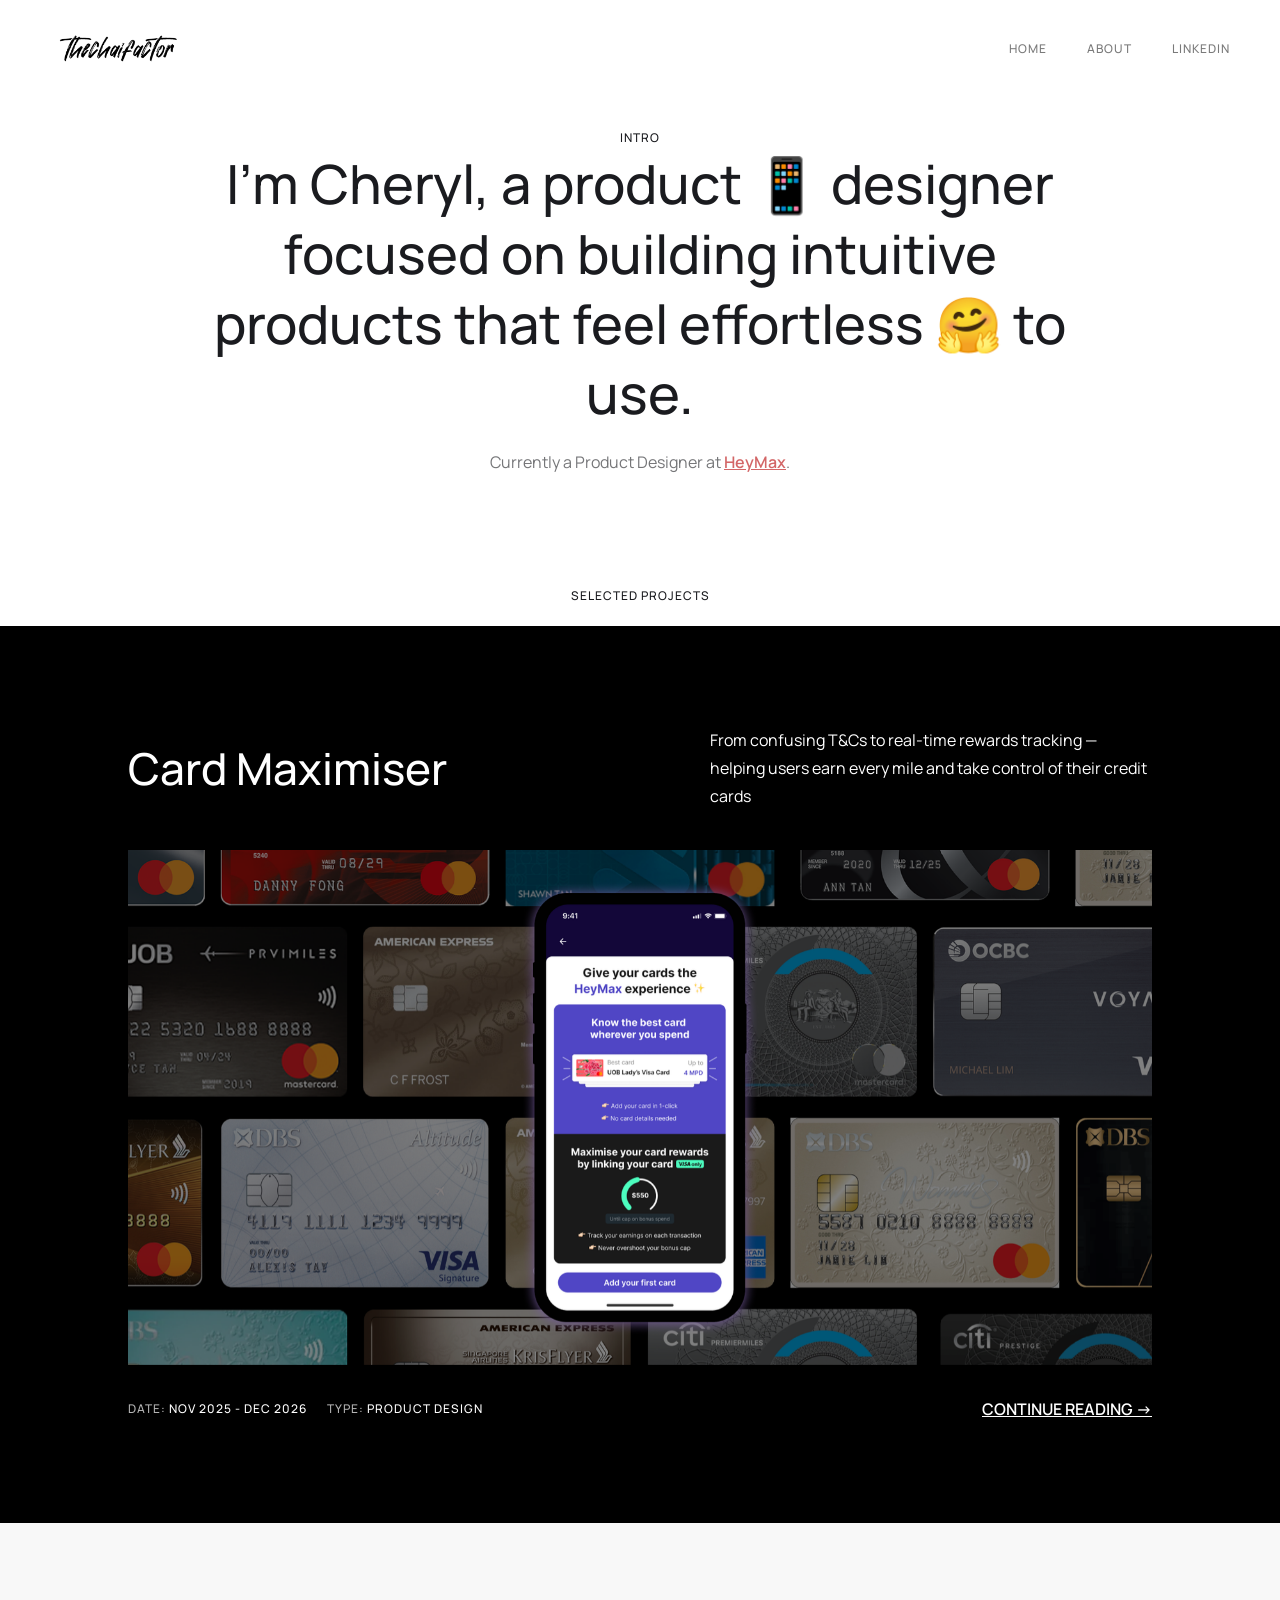
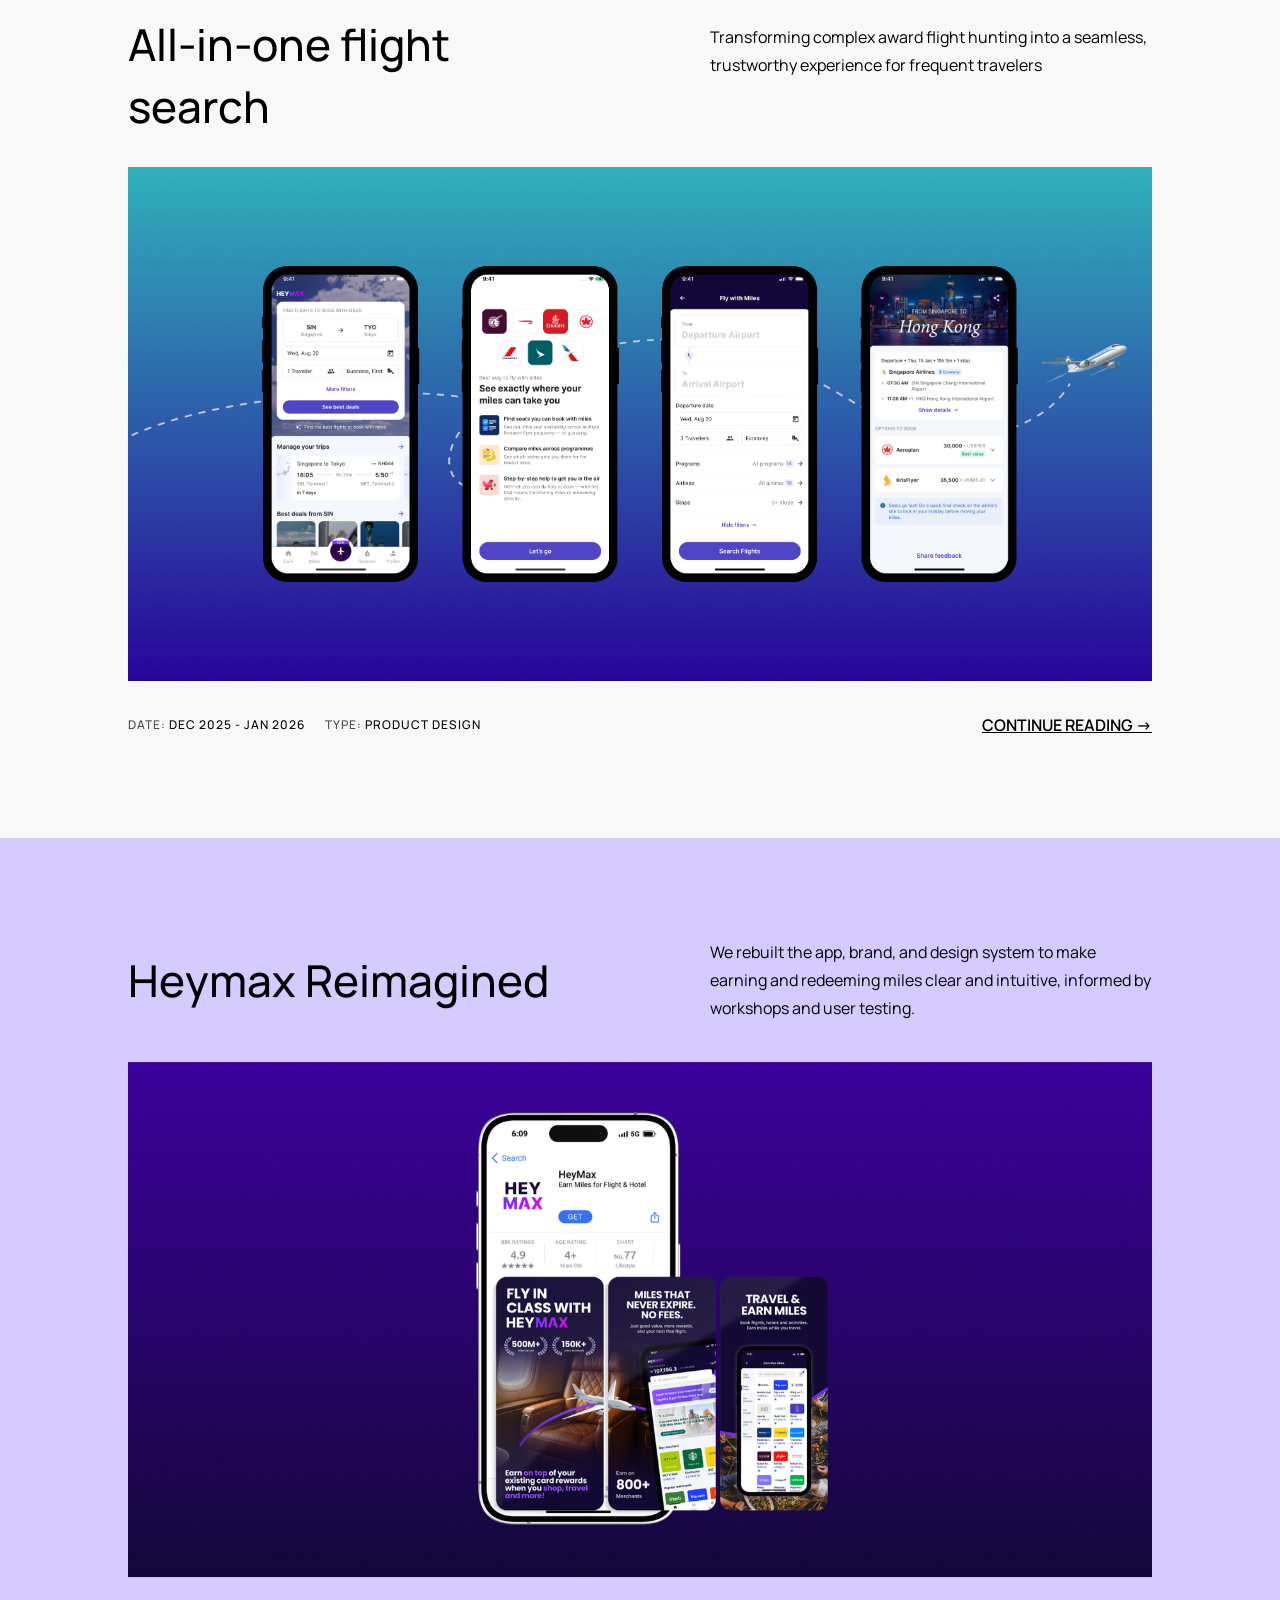
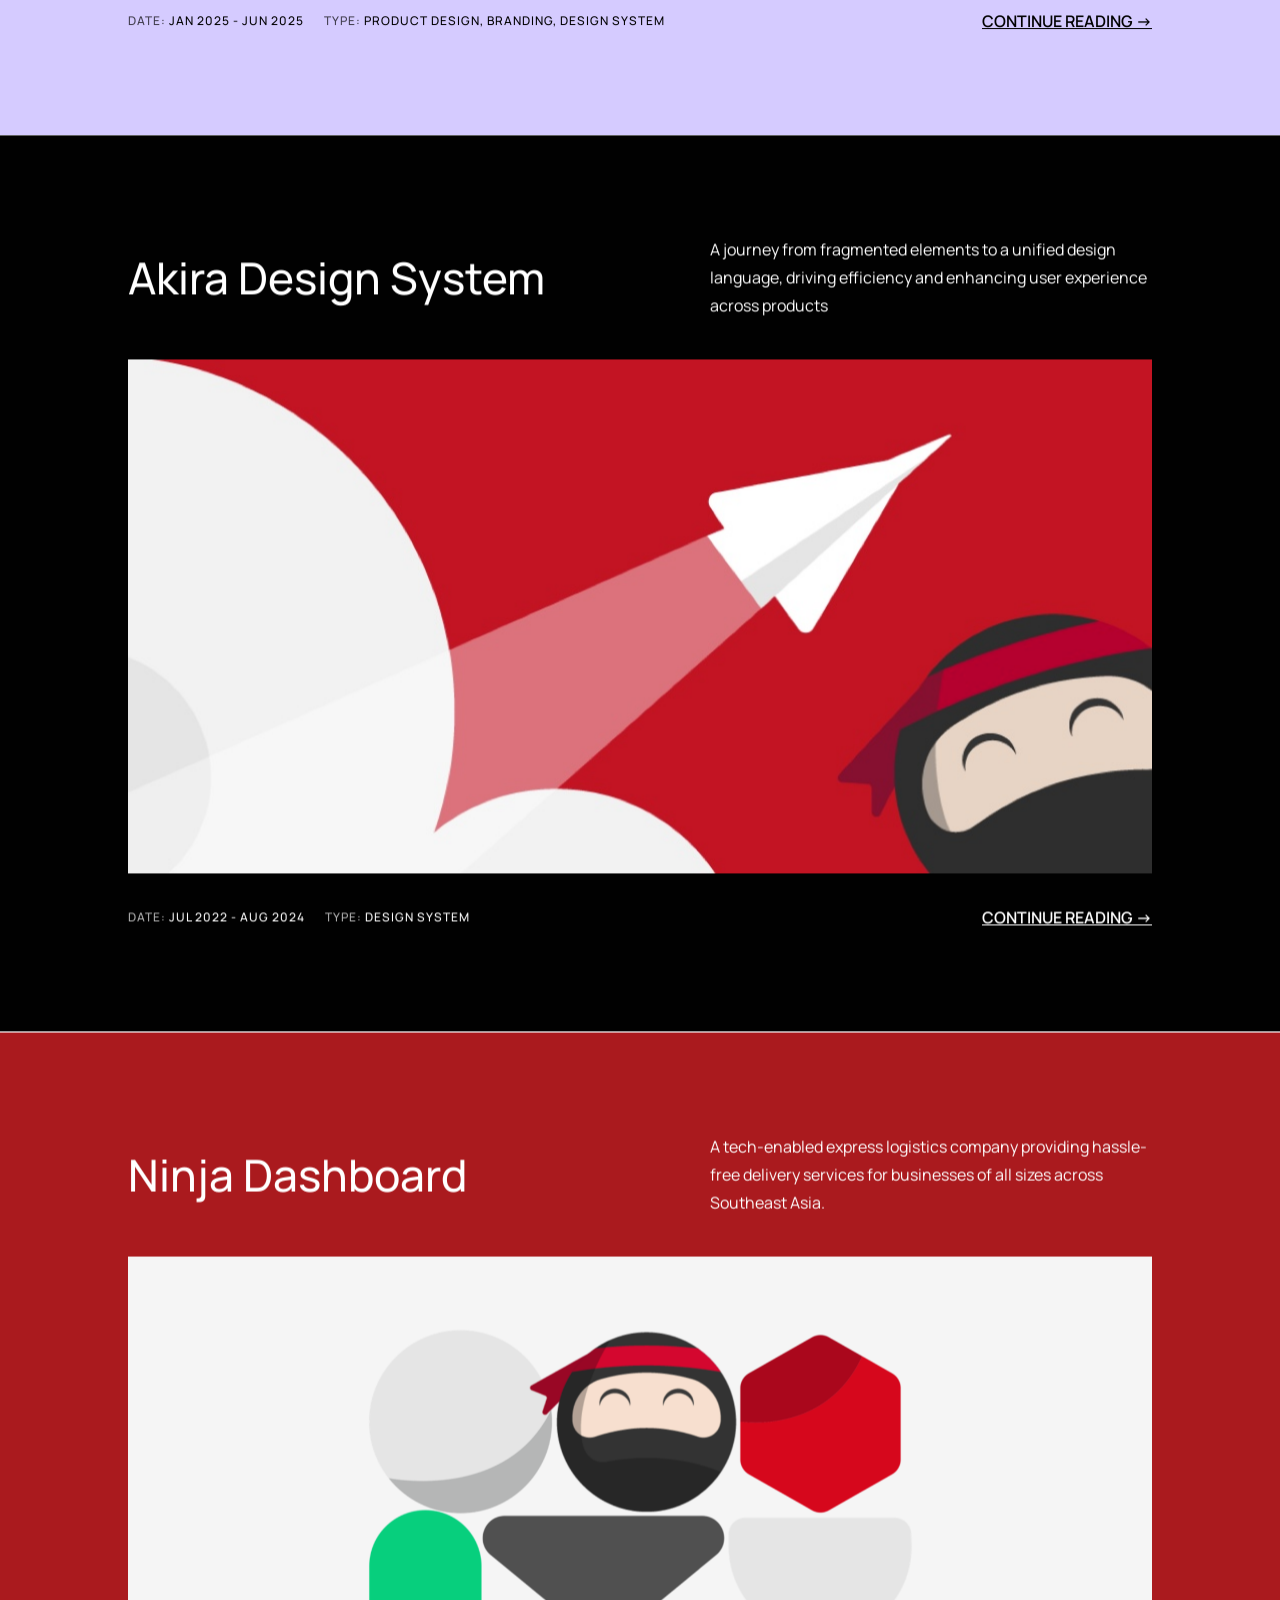
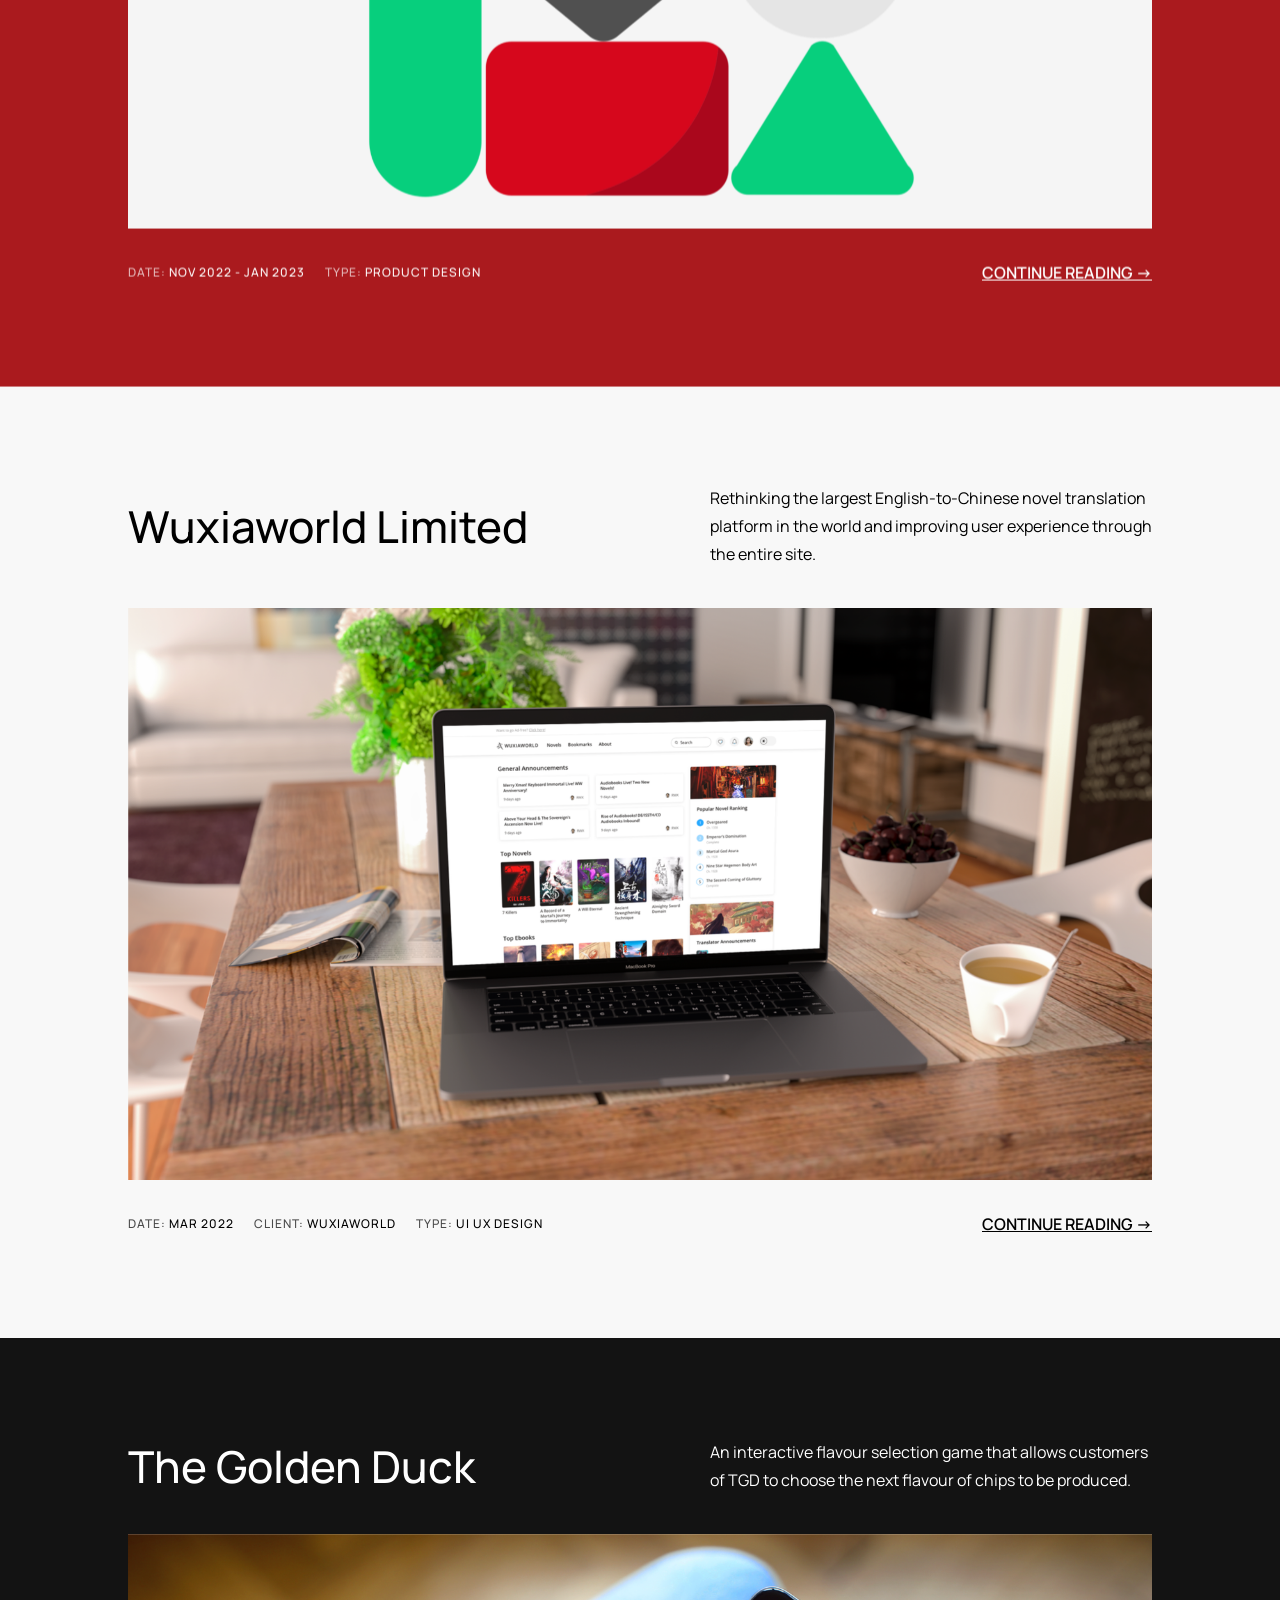
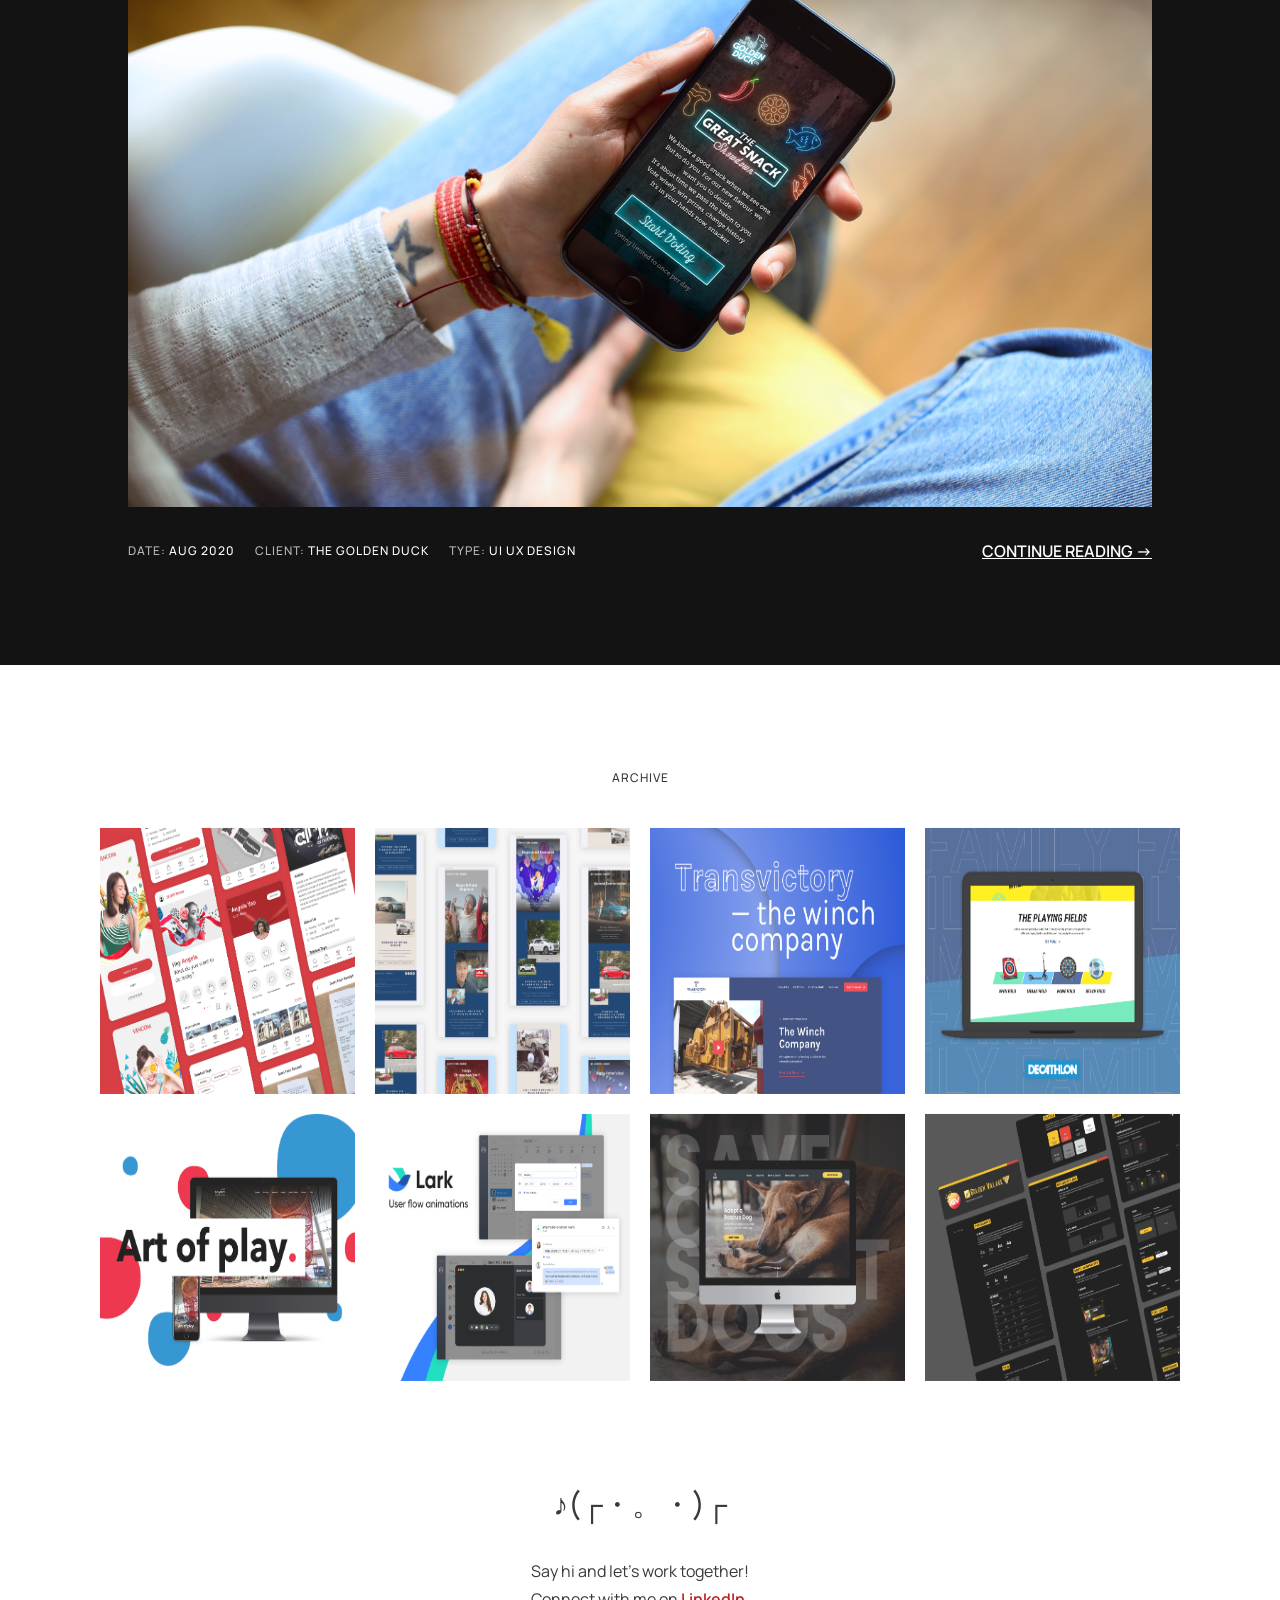
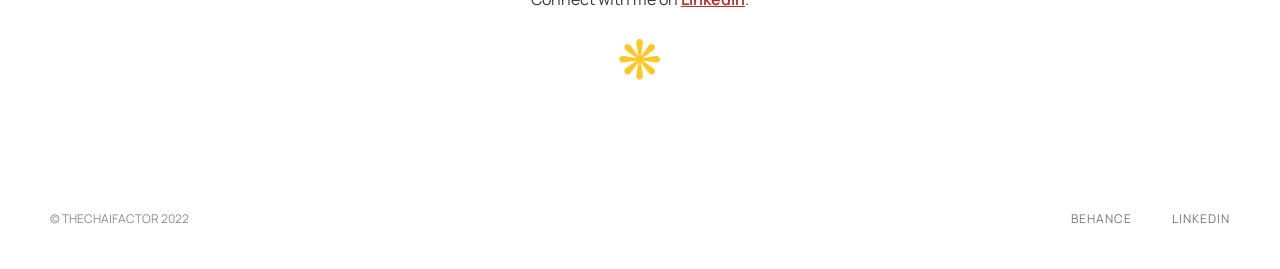
<file: index.html>
<!DOCTYPE html>
<html data-wf-page="62615833ab1e103e66920d5b" data-wf-site="62615833ab1e103c7f920d57" lang="en"><head><meta charset="utf-8"/><title>Cheryl Chai.</title><meta content="Cheryl Chai's Portfolio and Selected Works" name="description"/><meta content="Cheryl Chai — Product Designer" property="og:title"/><meta content="Cheryl Chai's Portfolio and Selected Works" property="og:description"/><meta content="https://www.thechaifactor.com/assets/images/opengraph.jpg" property="og:image"/><meta content="Cheryl Chai — Product Designer" name="twitter:title"/><meta content="Cheryl Chai's Portfolio and Selected Works" name="twitter:description"/><meta content="https://www.thechaifactor.com/assets/images/opengraph.jpg" name="twitter:image"/><meta content="website" property="og:type"/><meta content="summary_large_image" name="twitter:card"/><meta content="width=device-width, initial-scale=1" name="viewport"/><link href="/assets/css/site.css" rel="stylesheet" type="text/css"/><link href="https://fonts.googleapis.com/" rel="preconnect"/><link crossorigin="anonymous" href="https://fonts.gstatic.com/" rel="preconnect"/><script src="/assets/js/webfont.js" type="text/javascript"></script><script type="text/javascript">WebFont.load({  google: {    families: ["Montserrat:100,100italic,200,200italic,300,300italic,400,400italic,500,500italic,600,600italic,700,700italic,800,800italic,900,900italic","Inter:300,400,500,600,700","Manrope:300,400,500,600,700","Old Standard TT:300,400,500,600,700","Pirata One:300,400,500,600,700"]  }});</script><script type="text/javascript">!function(o,c){var n=c.documentElement,t=" w-mod-";n.className+=t+"js",("ontouchstart"in o||o.DocumentTouch&&c instanceof DocumentTouch)&&(n.className+=t+"touch")}(window,document);</script><link href="/assets/images/favicon.png" rel="shortcut icon" type="image/x-icon"/><link href="/assets/images/webclip.png" rel="apple-touch-icon"/><meta content="noindex" name="robots"/>
</head><body class="body"><div class="navigation w-nav" data-animation="default" data-collapse="medium" data-doc-height="1" data-duration="400" data-easing="ease" data-easing2="ease" role="banner"><div class="navigation-items"><a aria-current="page" aria-label="home" class="logo-link w-nav-brand w--current" href="/"><img alt="" class="logo-image" sizes="(max-width: 479px) 77vw, 140px" src="/assets/images/626409828124ff7c7c0c41c4_logo-1.png" srcset="/assets/images/626409828124ff7c7c0c41c4_logo-1-p-500.png 500w, /assets/images/626409828124ff7c7c0c41c4_logo-1.png 832w" width="140"/></a><div class="navigation-wrap"><nav class="navigation-items w-nav-menu" role="navigation"><a aria-current="page" class="navigation-item w-nav-link w--current" href="/">Home</a><a class="navigation-item w-nav-link" href="/about/">About</a><a class="navigation-item w-nav-link" href="https://www.linkedin.com/in/cherylchai/" rel="noopener" target="_blank">LinkedIn</a></nav><div aria-controls="w-nav-overlay-0" aria-expanded="false" aria-haspopup="menu" aria-label="menu" class="menu-button w-nav-button" role="button" tabindex="0"><img alt="" class="menu-icon" src="/assets/images/62615833ab1e106f7d920d68_menu-icon.png" width="22"/></div></div></div><div class="w-nav-overlay" data-wf-ignore="" id="w-nav-overlay-0"></div></div><div class="section home"><div class="home-intro-container"><div class="intro-wrap" data-w-id="34f3d0d4-0947-ab41-71bc-490db9f35e93" style="opacity: 1; transform: translate3d(0px, 0px, 0px) scale3d(1, 1, 1) rotateX(0deg) rotateY(0deg) rotateZ(0deg) skew(0deg, 0deg); transform-style: preserve-3d;"><h1 class="label center">Intro</h1><h1 class="heading-jumbo center">I’m Cheryl, a product 📱 designer focused on building intuitive products that feel effortless 🤗 to use.</h1><div class="paragraph-light center">Currently a Product Designer at <a class="link-inline" href="https://heymax.ai/" rel="noopener" target="_blank">HeyMax</a>. </div></div></div></div><div class="section-works" data-w-id="b98e545c-fa8b-3be9-9181-c68bceef34a2" style="opacity: 1; transform: translate3d(0px, 0px, 0px) scale3d(1, 1, 1) rotateX(0deg) rotateY(0deg) rotateZ(0deg) skew(0deg, 0deg); transform-style: preserve-3d;"><div class="work-title" data-w-id="b98e545c-fa8b-3be9-9181-c68bceef34a3" style="opacity: 1; transform: translate3d(0px, 0px, 0px) scale3d(1, 1, 1) rotateX(0deg) rotateY(0deg) rotateZ(0deg) skew(0deg, 0deg); transform-style: preserve-3d;"><h1 class="label center">SElected Projects</h1></div><div class="work-block akira" data-w-id="7293acb2-40f5-915a-34c8-b34ca1689371" style="opacity: 1; transform: translate3d(0px, 0px, 0px) scale3d(1, 1, 1) rotateX(0deg) rotateY(0deg) rotateZ(0deg) skew(0deg, 0deg); transform-style: preserve-3d;"><div class="w-layout-grid work-information-grid"><h1 class="heading-3" id="w-node-_7293acb2-40f5-915a-34c8-b34ca1689373-66920d5b">Card Maximiser</h1><p class="paragraph" id="w-node-_7293acb2-40f5-915a-34c8-b34ca1689375-66920d5b">From confusing T&amp;Cs to real-time rewards tracking — helping users earn every mile and take control of their credit cards</p></div><div class="div-block"><img alt="" class="two-images" loading="lazy" sizes="(max-width: 1790px) 100vw, 1790px" src="/assets/images/69982a63a3c4b44b85421168_heymax.png" srcset="/assets/images/69982a63a3c4b44b85421168_heymax-p-500.png 500w, /assets/images/69982a63a3c4b44b85421168_heymax-p-800.png 800w, /assets/images/69982a63a3c4b44b85421168_heymax-p-1080.png 1080w, /assets/images/69982a63a3c4b44b85421168_heymax-p-1600.png 1600w, /assets/images/69982a63a3c4b44b85421168_heymax.png 1790w"/></div><div class="w-layout-grid work-bottom"><h1 class="label" id="w-node-_7293acb2-40f5-915a-34c8-b34ca168937a-66920d5b"><span class="label light">Date: </span>NOV 2025 - DEC 2026</h1><p class="label" id="w-node-_7293acb2-40f5-915a-34c8-b34ca168937e-66920d5b"><span class="label light">Type:</span> PRODUCT DESIGN</p><p class="work-link" id="w-node-_7293acb2-40f5-915a-34c8-b34ca1689382-66920d5b"><a class="work-link" href="/work/heymax-card-maximiser/">CONTINUE READING →</a></p></div></div><div class="work-block wxw" data-w-id="6a9e33a6-0981-8456-1b64-f2e990000a1d" style="opacity: 1; transform: translate3d(0px, 0px, 0px) scale3d(1, 1, 1) rotateX(0deg) rotateY(0deg) rotateZ(0deg) skew(0deg, 0deg); transform-style: preserve-3d;"><div class="w-layout-grid work-information-grid dark"><h1 class="heading-3" id="w-node-_6a9e33a6-0981-8456-1b64-f2e990000a1f-66920d5b">All-in-one flight search</h1><p class="paragraph" id="w-node-_6a9e33a6-0981-8456-1b64-f2e990000a21-66920d5b">Transforming complex award flight hunting into a seamless, trustworthy experience for frequent travelers</p></div><div class="div-block"><img alt="" class="two-images" loading="lazy" sizes="(max-width: 5790px) 100vw, 5790px" src="/assets/images/6996b35ff253e310adae7395_Flight search.png" srcset="/assets/images/6996b35ff253e310adae7395_Flight search-p-500.png 500w, /assets/images/6996b35ff253e310adae7395_Flight search-p-800.png 800w, /assets/images/6996b35ff253e310adae7395_Flight search-p-1080.png 1080w, /assets/images/6996b35ff253e310adae7395_Flight search-p-1600.png 1600w, /assets/images/6996b35ff253e310adae7395_Flight search-p-2000.png 2000w, /assets/images/6996b35ff253e310adae7395_Flight search.png 5790w"/></div><div class="w-layout-grid work-bottom black"><h1 class="label" id="w-node-_6a9e33a6-0981-8456-1b64-f2e990000a26-66920d5b"><span class="label light dark">Date: </span>dec 2025 - jan 2026</h1><p class="label" id="w-node-_6a9e33a6-0981-8456-1b64-f2e990000a2a-66920d5b"><span class="label light dark">Type:</span> product design</p><p class="work-link" id="w-node-_6a9e33a6-0981-8456-1b64-f2e990000a2e-66920d5b"><a class="work-link dark" href="/work/heymax-flight-search/">CONTINUE READING →</a></p></div></div><div class="work-block heymax" data-w-id="e7a23184-c69f-e849-8afd-af3886f6e5e9" style="opacity: 1; transform: translate3d(0px, 0px, 0px) scale3d(1, 1, 1) rotateX(0deg) rotateY(0deg) rotateZ(0deg) skew(0deg, 0deg); transform-style: preserve-3d;"><div class="w-layout-grid work-information-grid dark"><h1 class="heading-3" id="w-node-e7a23184-c69f-e849-8afd-af3886f6e5eb-66920d5b">Heymax Reimagined</h1><p class="paragraph" id="w-node-e7a23184-c69f-e849-8afd-af3886f6e5ed-66920d5b">We rebuilt the app, brand, and design system to make earning and redeeming miles clear and intuitive, informed by workshops and user testing.</p></div><div class="div-block"><img alt="" class="two-images" loading="lazy" sizes="(max-width: 1790px) 100vw, 1790px" src="/assets/images/69982a787555ca36787c6da3_heymax-redesign.png" srcset="/assets/images/69982a787555ca36787c6da3_heymax-redesign-p-500.png 500w, /assets/images/69982a787555ca36787c6da3_heymax-redesign-p-800.png 800w, /assets/images/69982a787555ca36787c6da3_heymax-redesign-p-1080.png 1080w, /assets/images/69982a787555ca36787c6da3_heymax-redesign-p-1600.png 1600w, /assets/images/69982a787555ca36787c6da3_heymax-redesign.png 1790w"/></div><div class="w-layout-grid work-bottom black"><h1 class="label" id="w-node-e7a23184-c69f-e849-8afd-af3886f6e5f2-66920d5b"><span class="label light dark">Date: </span>jan 2025 - jun 2025</h1><p class="label" id="w-node-e7a23184-c69f-e849-8afd-af3886f6e5fa-66920d5b"><span class="label light dark">Type:</span> PRODUCT Design, BRANDING, DESIGN SYSTEM</p><p class="work-link" id="w-node-e7a23184-c69f-e849-8afd-af3886f6e5fe-66920d5b"><a class="work-link dark" href="/work/heymax-rebranding/">CONTINUE READING →</a></p></div></div><div class="work-block akira" data-w-id="57cec3be-067e-f64a-a3cd-ec70abd89269" style="opacity: 1; transform: translate3d(0px, 0px, 0px) scale3d(1, 1, 1) rotateX(0deg) rotateY(0deg) rotateZ(0deg) skew(0deg, 0deg); transform-style: preserve-3d;"><div class="w-layout-grid work-information-grid"><h1 class="heading-3" id="w-node-_57cec3be-067e-f64a-a3cd-ec70abd8926b-66920d5b">Akira Design System</h1><p class="paragraph" id="w-node-_57cec3be-067e-f64a-a3cd-ec70abd8926d-66920d5b">A journey from fragmented elements to a unified design language, driving efficiency and enhancing user experience across products</p></div><div class="div-block"><img alt="" class="two-images" loading="lazy" sizes="(max-width: 1017px) 100vw, 1017px" src="/assets/images/65f31f1b7918ea2ae6edee6e_Community.jpg" srcset="/assets/images/65f31f1b7918ea2ae6edee6e_Community-p-500.jpg 500w, /assets/images/65f31f1b7918ea2ae6edee6e_Community-p-800.jpg 800w, /assets/images/65f31f1b7918ea2ae6edee6e_Community.jpg 1017w"/></div><div class="w-layout-grid work-bottom"><h1 class="label" id="w-node-_57cec3be-067e-f64a-a3cd-ec70abd89272-66920d5b"><span class="label light">Date: </span>JUL 2022 - AUG 2024</h1><p class="label" id="w-node-_57cec3be-067e-f64a-a3cd-ec70abd89276-66920d5b"><span class="label light">Type:</span> DESIGN SYSTEM</p><p class="work-link" id="w-node-_57cec3be-067e-f64a-a3cd-ec70abd8927a-66920d5b"><a class="work-link" href="/work/akira-design-system/">CONTINUE READING →</a></p></div></div><div class="work-block ninja" data-w-id="2db96c67-e658-2c3f-6b6c-35f0ab5ae152" style="opacity: 1; transform: translate3d(0px, 0px, 0px) scale3d(1, 1, 1) rotateX(0deg) rotateY(0deg) rotateZ(0deg) skew(0deg, 0deg); transform-style: preserve-3d;"><div class="w-layout-grid work-information-grid"><h1 class="heading-3" id="w-node-_2db96c67-e658-2c3f-6b6c-35f0ab5ae154-66920d5b">Ninja Dashboard</h1><p class="paragraph" id="w-node-_2db96c67-e658-2c3f-6b6c-35f0ab5ae156-66920d5b">A tech-enabled express logistics company providing hassle-free delivery services for businesses of all sizes across Southeast Asia.</p></div><div class="div-block"><img alt="" class="two-images" loading="lazy" sizes="(max-width: 1790px) 100vw, 1790px" src="/assets/images/6555d3b1d2dde0f1816d6456_ninja mock.png" srcset="/assets/images/6555d3b1d2dde0f1816d6456_ninja mock-p-500.png 500w, /assets/images/6555d3b1d2dde0f1816d6456_ninja mock-p-800.png 800w, /assets/images/6555d3b1d2dde0f1816d6456_ninja mock-p-1080.png 1080w, /assets/images/6555d3b1d2dde0f1816d6456_ninja mock-p-1600.png 1600w, /assets/images/6555d3b1d2dde0f1816d6456_ninja mock.png 1790w"/></div><div class="w-layout-grid work-bottom"><h1 class="label" id="w-node-_2db96c67-e658-2c3f-6b6c-35f0ab5ae15b-66920d5b"><span class="label light">Date: </span>nov 2022 - jan 2023</h1><p class="label" id="w-node-_2db96c67-e658-2c3f-6b6c-35f0ab5ae15f-66920d5b"><span class="label light">Type:</span> PRODUCT Design</p><p class="work-link" id="w-node-_2db96c67-e658-2c3f-6b6c-35f0ab5ae163-66920d5b"><a class="work-link" href="/work/improving-reports-on-dash/">CONTINUE READING →</a></p></div></div><div class="work-block wxw"><div class="w-layout-grid work-information-grid dark"><h1 class="heading-3" id="w-node-ac81e305-e8de-123d-05ae-56e5a370708d-66920d5b">Wuxiaworld Limited</h1><p class="paragraph" id="w-node-ac81e305-e8de-123d-05ae-56e5a370708f-66920d5b">Rethinking the largest English-to-Chinese novel translation platform in the world and improving user experience through the entire site.</p></div><div class="div-block"><img alt="Wuxiaworld Site on Computer" class="two-images" loading="lazy" sizes="(max-width: 1790px) 100vw, 1790px" src="/assets/images/6263a133111fd43843d841fe_mock-final.png" srcset="/assets/images/6263a133111fd43843d841fe_mock-final-p-500.png 500w, /assets/images/6263a133111fd43843d841fe_mock-final-p-800.png 800w, /assets/images/6263a133111fd43843d841fe_mock-final-p-1080.png 1080w, /assets/images/6263a133111fd43843d841fe_mock-final-p-1600.png 1600w, /assets/images/6263a133111fd43843d841fe_mock-final.png 1790w"/></div><div class="w-layout-grid work-bottom black"><h1 class="label" id="w-node-_1ff366f1-b6a0-e518-feef-8c7718268d94-66920d5b"><span class="label light dark">Date: </span>Mar 2022</h1><p class="label" id="w-node-_1ff366f1-b6a0-e518-feef-8c7718268d98-66920d5b"><span class="label light dark">Client:</span> Wuxiaworld</p><p class="label" id="w-node-_1ff366f1-b6a0-e518-feef-8c7718268d9c-66920d5b"><span class="label light dark">Type:</span> UI UX Design</p><p class="work-link" id="w-node-_1ff366f1-b6a0-e518-feef-8c7718268da0-66920d5b"><a class="work-link dark" href="/work/wuxiaworld/">CONTINUE READING →</a></p></div></div><div class="work-block tdg"><div class="w-layout-grid work-information-grid"><h1 class="heading-3" id="w-node-_0f922a26-02d8-5558-a7e5-760d539454b5-66920d5b">The Golden Duck</h1><p class="paragraph" id="w-node-_0f922a26-02d8-5558-a7e5-760d539454b7-66920d5b">An interactive flavour selection game that allows customers of TGD to choose the next flavour of chips to be produced.</p></div><div class="div-block"><img alt="" class="two-images" loading="lazy" sizes="(max-width: 1790px) 100vw, 1790px" src="/assets/images/6264041f95d7bef3106e632a_OVER.png" srcset="/assets/images/6264041f95d7bef3106e632a_OVER-p-500.png 500w, /assets/images/6264041f95d7bef3106e632a_OVER-p-800.png 800w, /assets/images/6264041f95d7bef3106e632a_OVER-p-1080.png 1080w, /assets/images/6264041f95d7bef3106e632a_OVER-p-1600.png 1600w, /assets/images/6264041f95d7bef3106e632a_OVER.png 1790w"/></div><div class="w-layout-grid work-bottom"><h1 class="label" id="w-node-_0f922a26-02d8-5558-a7e5-760d539454bc-66920d5b"><span class="label light">Date: </span>Aug 2020</h1><p class="label" id="w-node-_0f922a26-02d8-5558-a7e5-760d539454c0-66920d5b"><span class="label light">Client:</span> The Golden Duck</p><p class="label" id="w-node-_0f922a26-02d8-5558-a7e5-760d539454c4-66920d5b"><span class="label light">Type:</span> UI UX Design</p><p class="work-link" id="w-node-_0f922a26-02d8-5558-a7e5-760d539454c8-66920d5b"><a class="work-link" href="/work/the-golden-duck/">CONTINUE READING →</a></p></div></div></div><div class="section behance" data-w-id="11f3de87-ac8c-5bc6-396c-471ec6b5eee9" style="opacity: 0;"><div class="behance-container"><h1 class="label center">ARCHIVE</h1><div class="w-layout-grid social-media-grid"><a class="w-inline-block" href="https://www.behance.net/gallery/138280749/Vincom-app" id="w-node-_8cebd654-38a0-2260-8bae-aec4d08289a4-66920d5b" rel="noopener" target="_blank"><img alt="VINCOM App Design
" class="image-beh" loading="lazy" sizes="(max-width: 1434px) 100vw, 1434px" src="/assets/images/6263e25b10e128c65da48339_vincom.png" srcset="/assets/images/6263e25b10e128c65da48339_vincom-p-500.png 500w, /assets/images/6263e25b10e128c65da48339_vincom-p-800.png 800w, /assets/images/6263e25b10e128c65da48339_vincom-p-1080.png 1080w, /assets/images/6263e25b10e128c65da48339_vincom.png 1434w"/></a><a class="w-inline-block" href="https://www.behance.net/gallery/138143161/Hyundai-Monthly-Newsletter" id="w-node-_759f9b46-dfeb-d3b9-6eeb-36161d953e6b-66920d5b" rel="noopener" target="_blank"><img alt="Hyundai EDM Design" class="image-beh" loading="lazy" sizes="(max-width: 1434px) 100vw, 1434px" src="/assets/images/6263e1db23160f1d45a31eae_v copy-white.png" srcset="/assets/images/6263e1db23160f1d45a31eae_v copy-white-p-500.png 500w, /assets/images/6263e1db23160f1d45a31eae_v copy-white-p-800.png 800w, /assets/images/6263e1db23160f1d45a31eae_v copy-white-p-1080.png 1080w, /assets/images/6263e1db23160f1d45a31eae_v copy-white.png 1434w"/></a><a class="w-inline-block" href="https://www.behance.net/gallery/138134415/Transvictory-The-winch-company-UI-UX-Design" id="w-node-cefd667c-f52c-af70-0483-be845a9864df-66920d5b" rel="noopener" target="_blank"><img alt="Transvictory Website UI UX Design
" class="image-beh" loading="lazy" sizes="(max-width: 1434px) 100vw, 1434px" src="/assets/images/6263e240111fd4c8d0d98e5e_v copy 4.png" srcset="/assets/images/6263e240111fd4c8d0d98e5e_v copy 4-p-500.png 500w, /assets/images/6263e240111fd4c8d0d98e5e_v copy 4-p-800.png 800w, /assets/images/6263e240111fd4c8d0d98e5e_v copy 4-p-1080.png 1080w, /assets/images/6263e240111fd4c8d0d98e5e_v copy 4.png 1434w" width="Auto"/></a><a class="w-inline-block" href="https://www.behance.net/gallery/138635083/Decathlon-Family-Campaign-Site-UI-UX-Design" id="w-node-d4309336-1f3e-1d3d-c080-1f6fa82565ee-66920d5b" rel="noopener" target="_blank"><img alt="Decathlon Play UI UX Design
" class="image-beh" loading="lazy" sizes="(max-width: 1434px) 100vw, 1434px" src="/assets/images/6263e21baff0ed5aa192ea4f_Decathlon2.png" srcset="/assets/images/6263e21baff0ed5aa192ea4f_Decathlon2-p-500.png 500w, /assets/images/6263e21baff0ed5aa192ea4f_Decathlon2-p-800.png 800w, /assets/images/6263e21baff0ed5aa192ea4f_Decathlon2-p-1080.png 1080w, /assets/images/6263e21baff0ed5aa192ea4f_Decathlon2.png 1434w"/></a><a class="w-inline-block" href="https://www.behance.net/gallery/113635441/Art-of-Play-UX-UI-Design" id="w-node-e8b58949-8dc6-38f8-2b7f-78663fb5a464-66920d5b" rel="noopener" target="_blank"><img alt="Playpoint UI UX Design" class="image-beh" loading="lazy" sizes="(max-width: 1434px) 100vw, 1434px" src="/assets/images/6263f1053d906634f36716b9_playpoint.png" srcset="/assets/images/6263f1053d906634f36716b9_playpoint-p-500.png 500w, /assets/images/6263f1053d906634f36716b9_playpoint-p-800.png 800w, /assets/images/6263f1053d906634f36716b9_playpoint-p-1080.png 1080w, /assets/images/6263f1053d906634f36716b9_playpoint.png 1434w"/></a><a class="w-inline-block" href="https://www.behance.net/gallery/134278329/User-flow-animations" id="w-node-ceca6b38-f313-3b81-5542-f0afa60debb8-66920d5b" rel="noopener" target="_blank"><img alt="Lark Animations" class="image-beh" loading="lazy" sizes="(max-width: 1434px) 100vw, 1434px" src="/assets/images/6263f070a7ecca5a26d5352f_lark.png" srcset="/assets/images/6263f070a7ecca5a26d5352f_lark-p-500.png 500w, /assets/images/6263f070a7ecca5a26d5352f_lark-p-800.png 800w, /assets/images/6263f070a7ecca5a26d5352f_lark-p-1080.png 1080w, /assets/images/6263f070a7ecca5a26d5352f_lark.png 1434w"/></a><a class="w-inline-block" href="https://www.behance.net/gallery/113755225/Save-Our-Street-Dogs-Website-UX-UI-Design" id="w-node-_2a15b52e-5a40-e0cb-0430-eb89bb30b976-66920d5b" rel="noopener" target="_blank"><img alt="SOSD UI UX Design" class="image-beh" loading="lazy" sizes="(max-width: 1434px) 100vw, 1434px" src="/assets/images/6263f1056d99d9a34522b428_sosd.png" srcset="/assets/images/6263f1056d99d9a34522b428_sosd-p-500.png 500w, /assets/images/6263f1056d99d9a34522b428_sosd-p-800.png 800w, /assets/images/6263f1056d99d9a34522b428_sosd-p-1080.png 1080w, /assets/images/6263f1056d99d9a34522b428_sosd.png 1434w" width="Auto"/></a><a class="w-inline-block" href="https://www.behance.net/gallery/114507253/iGV-Design-System" id="w-node-ab647bdc-f68c-3961-c4e8-2194021c206e-66920d5b" rel="noopener" target="_blank"><img alt="iGV Design Systems" class="image-beh" loading="lazy" sizes="(max-width: 1434px) 100vw, 1434px" src="/assets/images/6263f10495d7be3d1a6dd0d4_igv.png" srcset="/assets/images/6263f10495d7be3d1a6dd0d4_igv-p-500.png 500w, /assets/images/6263f10495d7be3d1a6dd0d4_igv-p-800.png 800w, /assets/images/6263f10495d7be3d1a6dd0d4_igv-p-1080.png 1080w, /assets/images/6263f10495d7be3d1a6dd0d4_igv.png 1434w"/></a></div></div><div class="container home"><div class="email-section"><h3 class="heading-3">♪(┌・。・)┌</h3><p class="paragraph bottom">Say hi and let's work together! <br/>Connect with me on <a class="link-inline" href="https://www.linkedin.com/in/cherylchai/" rel="noopener" target="_blank">LinkedIn</a>.</p><p class="heading-jumbo center yellow">❋</p></div></div></div><div class="footer-wrap"><div><a class="webflow-link w-inline-block" href="/"><div class="paragraph-tiny">© thechaifactor 2022</div></a></div><div class="footer-links"><a class="footer-item" href="https://behance.net/chaiwanmushi" rel="noopener" target="_blank">BEHANCE</a><a class="footer-item" href="https://www.linkedin.com/in/cherylchai/" rel="noopener" target="_blank">LinkedIN</a></div></div><script src="/assets/js/jquery-3.5.1.min.dc5e7f18c8.js" type="text/javascript"></script><script src="/assets/js/webflow.schunk.36b8fb49256177c8.js" type="text/javascript"></script><script src="/assets/js/webflow.schunk.f71e4146cdb343d7.js" type="text/javascript"></script><script src="/assets/js/webflow.034324c1.0b831c6e3be22041.js" type="text/javascript"></script></body></html>
</file>
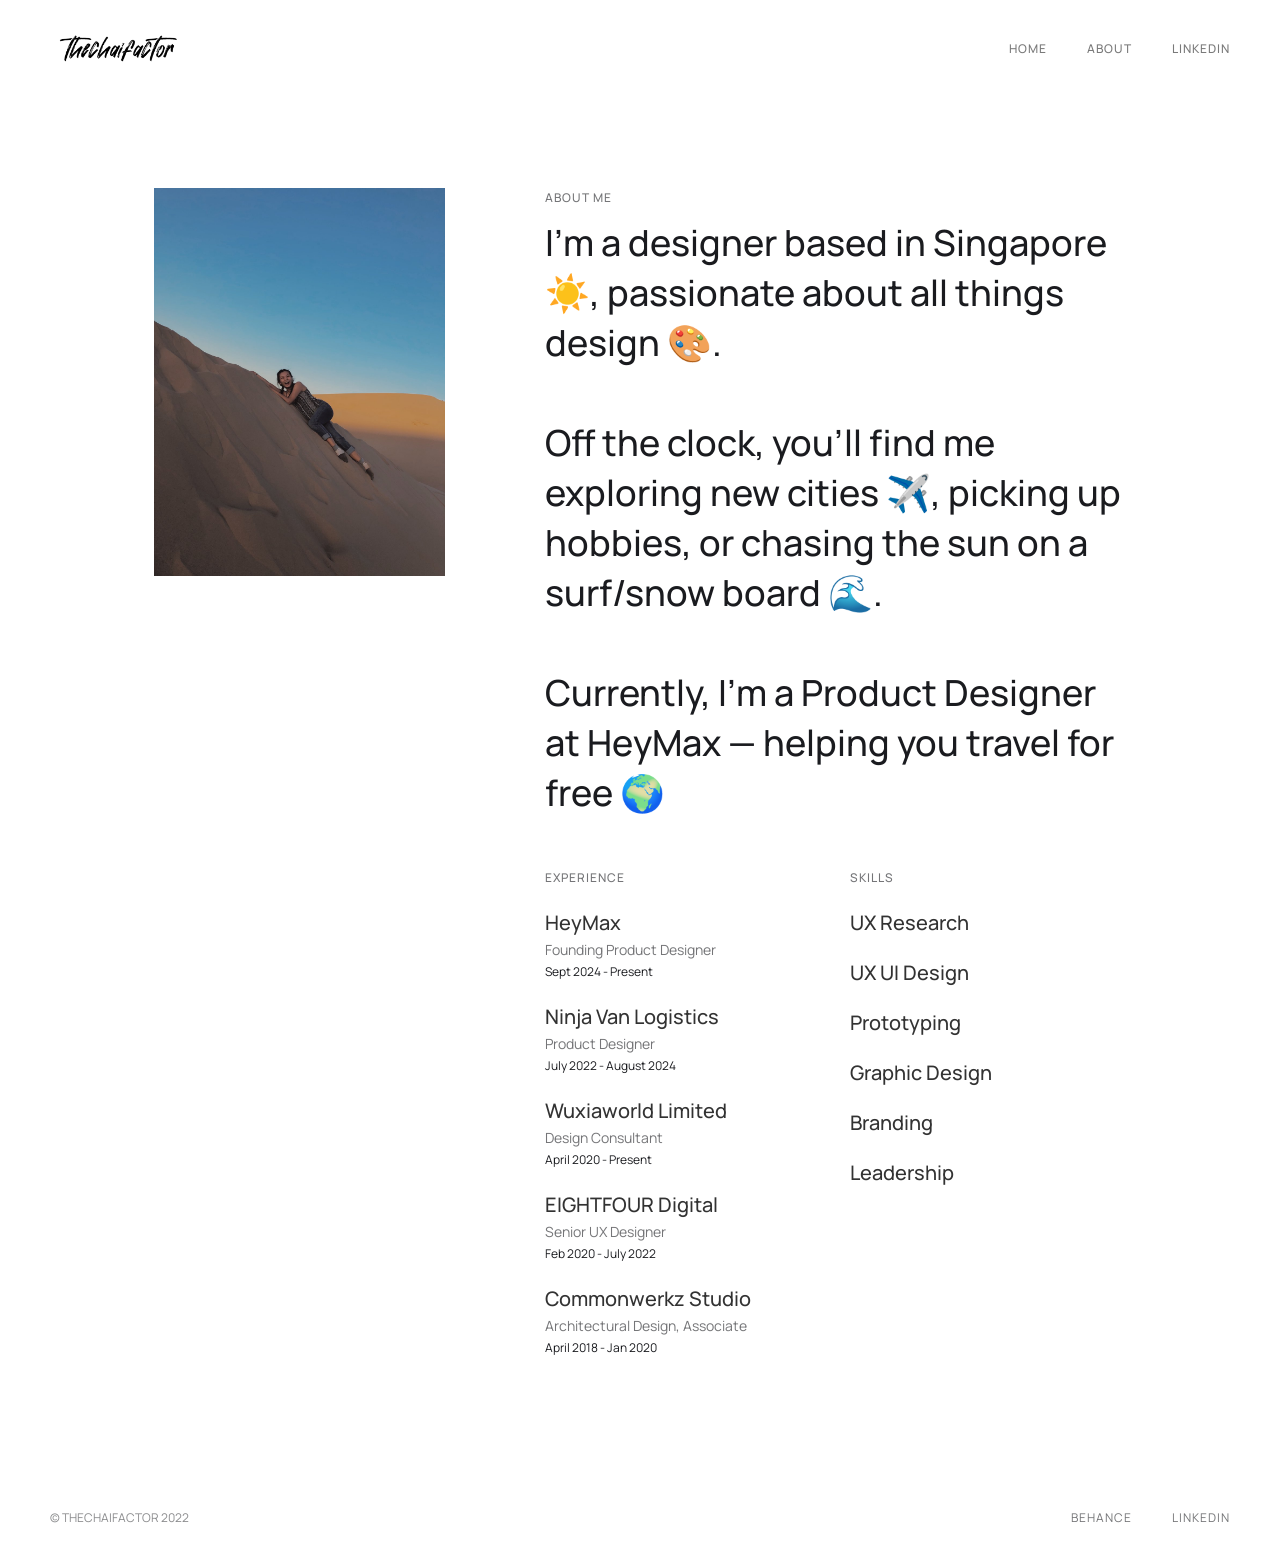
<file: about/index.html>
<!DOCTYPE html>
<html data-wf-page="62615833ab1e106435920d5e" data-wf-site="62615833ab1e103c7f920d57" lang="en"><head><meta charset="utf-8"/><title>thechaifactor — About</title><meta content="thechaifactor — About" property="og:title"/><meta content="thechaifactor — About" name="twitter:title"/><meta content="width=device-width, initial-scale=1" name="viewport"/><link href="/assets/css/site.css" rel="stylesheet" type="text/css"/><link href="https://fonts.googleapis.com/" rel="preconnect"/><link crossorigin="anonymous" href="https://fonts.gstatic.com/" rel="preconnect"/><script src="/assets/js/webfont.js" type="text/javascript"></script><script type="text/javascript">WebFont.load({  google: {    families: ["Montserrat:100,100italic,200,200italic,300,300italic,400,400italic,500,500italic,600,600italic,700,700italic,800,800italic,900,900italic","Inter:300,400,500,600,700","Manrope:300,400,500,600,700","Old Standard TT:300,400,500,600,700","Pirata One:300,400,500,600,700"]  }});</script><script type="text/javascript">!function(o,c){var n=c.documentElement,t=" w-mod-";n.className+=t+"js",("ontouchstart"in o||o.DocumentTouch&&c instanceof DocumentTouch)&&(n.className+=t+"touch")}(window,document);</script><link href="/assets/images/favicon.png" rel="shortcut icon" type="image/x-icon"/><link href="/assets/images/webclip.png" rel="apple-touch-icon"/><meta content="noindex" name="robots"/>
</head><body><div class="navigation w-nav" data-animation="default" data-collapse="medium" data-doc-height="1" data-duration="400" data-easing="ease" data-easing2="ease" role="banner"><div class="navigation-items"><a aria-label="home" class="logo-link w-nav-brand" href="/"><img alt="" class="logo-image" sizes="(max-width: 479px) 77vw, 140px" src="/assets/images/626409828124ff7c7c0c41c4_logo-1.png" srcset="/assets/images/626409828124ff7c7c0c41c4_logo-1-p-500.png 500w, /assets/images/626409828124ff7c7c0c41c4_logo-1.png 832w" width="140"/></a><div class="navigation-wrap"><nav class="navigation-items w-nav-menu" role="navigation"><a class="navigation-item w-nav-link" href="/">Home</a><a aria-current="page" class="navigation-item w-nav-link w--current" href="/about/">About</a><a class="navigation-item w-nav-link" href="https://www.linkedin.com/in/cherylchai/" rel="noopener" target="_blank">LinkedIn</a></nav><div aria-controls="w-nav-overlay-0" aria-expanded="false" aria-haspopup="menu" aria-label="menu" class="menu-button w-nav-button" role="button" tabindex="0"><img alt="" class="menu-icon" src="/assets/images/62615833ab1e106f7d920d68_menu-icon.png" width="22"/></div></div></div><div class="w-nav-overlay" data-wf-ignore="" id="w-nav-overlay-0"></div></div><div class="section"><div class="container"><div class="w-layout-grid about-intro-grid"><div class="w-container" id="w-node-_51606e44-5991-b3ba-4972-251738b317ed-35920d5e"><img alt="Me at the Gobi Desert" class="profile-image" sizes="(max-width: 767px) 100vw, (max-width: 991px) 728px, 940px" src="/assets/images/62615b4911c0f34d65700806_9FA76474-7FAD-405C-85CE-8042BA5BF5DC.JPG" srcset="/assets/images/62615b4911c0f34d65700806_9FA76474-7FAD-405C-85CE-8042BA5BF5DC-p-500.JPG 500w, /assets/images/62615b4911c0f34d65700806_9FA76474-7FAD-405C-85CE-8042BA5BF5DC-p-800.JPG 800w, /assets/images/62615b4911c0f34d65700806_9FA76474-7FAD-405C-85CE-8042BA5BF5DC-p-1080.JPG 1080w, /assets/images/62615b4911c0f34d65700806_9FA76474-7FAD-405C-85CE-8042BA5BF5DC-p-1600.JPG 1600w, /assets/images/62615b4911c0f34d65700806_9FA76474-7FAD-405C-85CE-8042BA5BF5DC-p-2000.JPG 2000w, /assets/images/62615b4911c0f34d65700806_9FA76474-7FAD-405C-85CE-8042BA5BF5DC.JPG 3024w"/></div><div class="about-head-text-wrap" id="w-node-_9b2922ad-09b1-aebb-0430-7dee623c62c1-35920d5e"><div class="label cc-about-light">About me</div><h2 class="hi-there-heading">I’m a designer based in Singapore ☀️, passionate about all things design 🎨.<br/><br/>Off the clock, you’ll find me exploring new cities ✈️, picking up hobbies, or chasing the sun on a surf/snow board 🌊.<br/><br/>Currently, I’m a Product Designer at HeyMax — helping you travel for free 🌍<br/></h2><div class="w-layout-grid services-items-grid"><div id="w-node-_8d613e06-0254-d602-6d8b-a2507b2921b4-35920d5e"><div class="label cc-about-light">Experience</div><div class="service-name-text">HeyMax</div><div class="experience-text">Founding Product Designer</div><div class="paragraph-tiny">Sept 2024 - Present</div><div class="service-name-text">Ninja Van Logistics</div><div class="experience-text">Product Designer</div><div class="paragraph-tiny">July 2022 - August 2024</div><div class="service-name-text">Wuxiaworld Limited</div><div class="experience-text">Design Consultant</div><div class="paragraph-tiny">April 2020 - Present</div><div class="service-name-text">EIGHTFOUR Digital</div><div class="experience-text">Senior UX Designer</div><div class="paragraph-tiny">Feb 2020 - July 2022</div><div class="service-name-text">Commonwerkz Studio</div><div class="experience-text">Architectural Design, Associate</div><div class="paragraph-tiny">April 2018 - Jan 2020</div></div><div class="div-block-4" id="w-node-_8d613e06-0254-d602-6d8b-a2507b2921bd-35920d5e"><div class="label cc-about-light">Skills</div><div class="service-name-text">UX Research</div><div class="service-name-text">UX UI Design</div><div class="service-name-text">Prototyping</div><div class="service-name-text">Graphic Design</div><div class="service-name-text">Branding</div><div class="service-name-text">Leadership</div></div></div></div></div></div></div><div class="footer-wrap"><div><a class="webflow-link w-inline-block" href="/"><div class="paragraph-tiny">© thechaifactor 2022</div></a></div><div class="footer-links"><a class="footer-item" href="https://behance.net/chaiwanmushi" rel="noopener" target="_blank">BEHANCE</a><a class="footer-item" href="https://www.linkedin.com/in/cherylchai/" rel="noopener" target="_blank">LinkedIN</a></div></div><script src="/assets/js/jquery-3.5.1.min.dc5e7f18c8.js" type="text/javascript"></script><script src="/assets/js/webflow.schunk.f71e4146cdb343d7.js" type="text/javascript"></script><script src="/assets/js/webflow.94b339a6.3860077135fd0abd.js" type="text/javascript"></script></body></html>
</file>
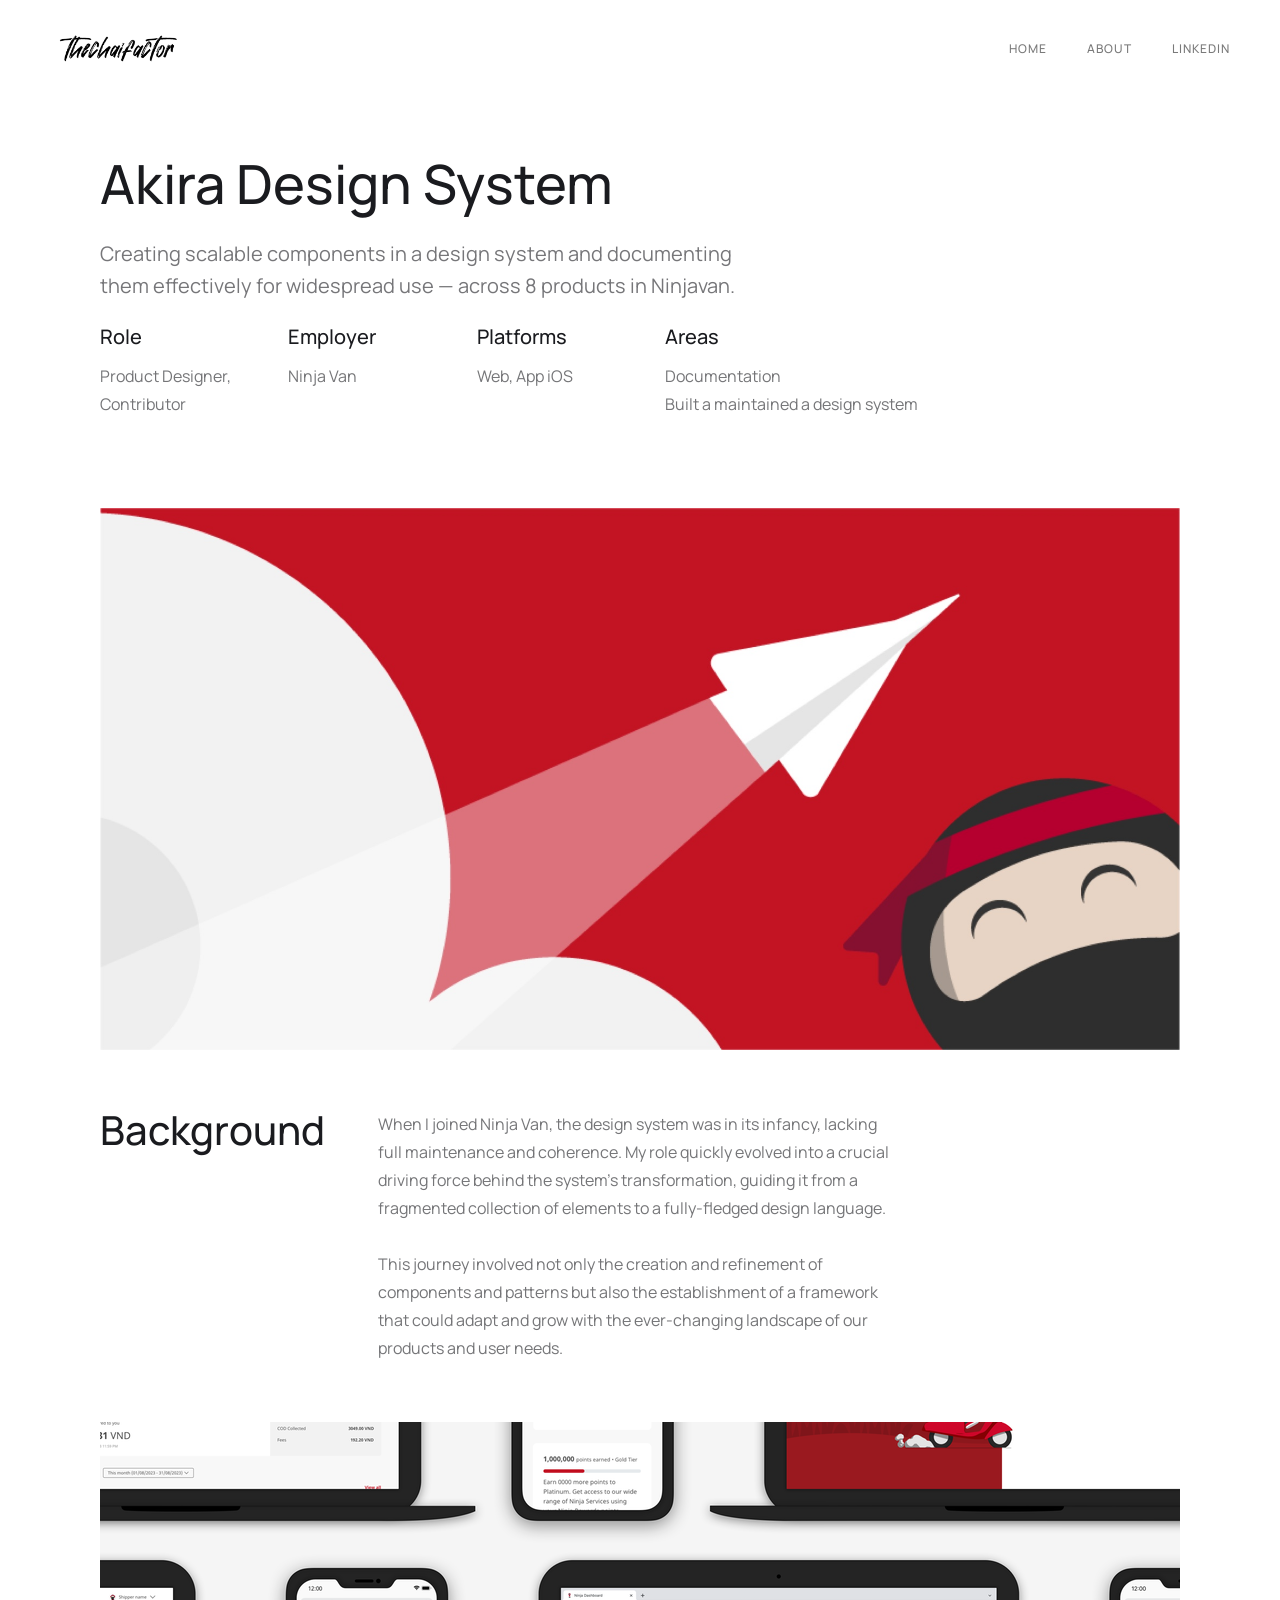
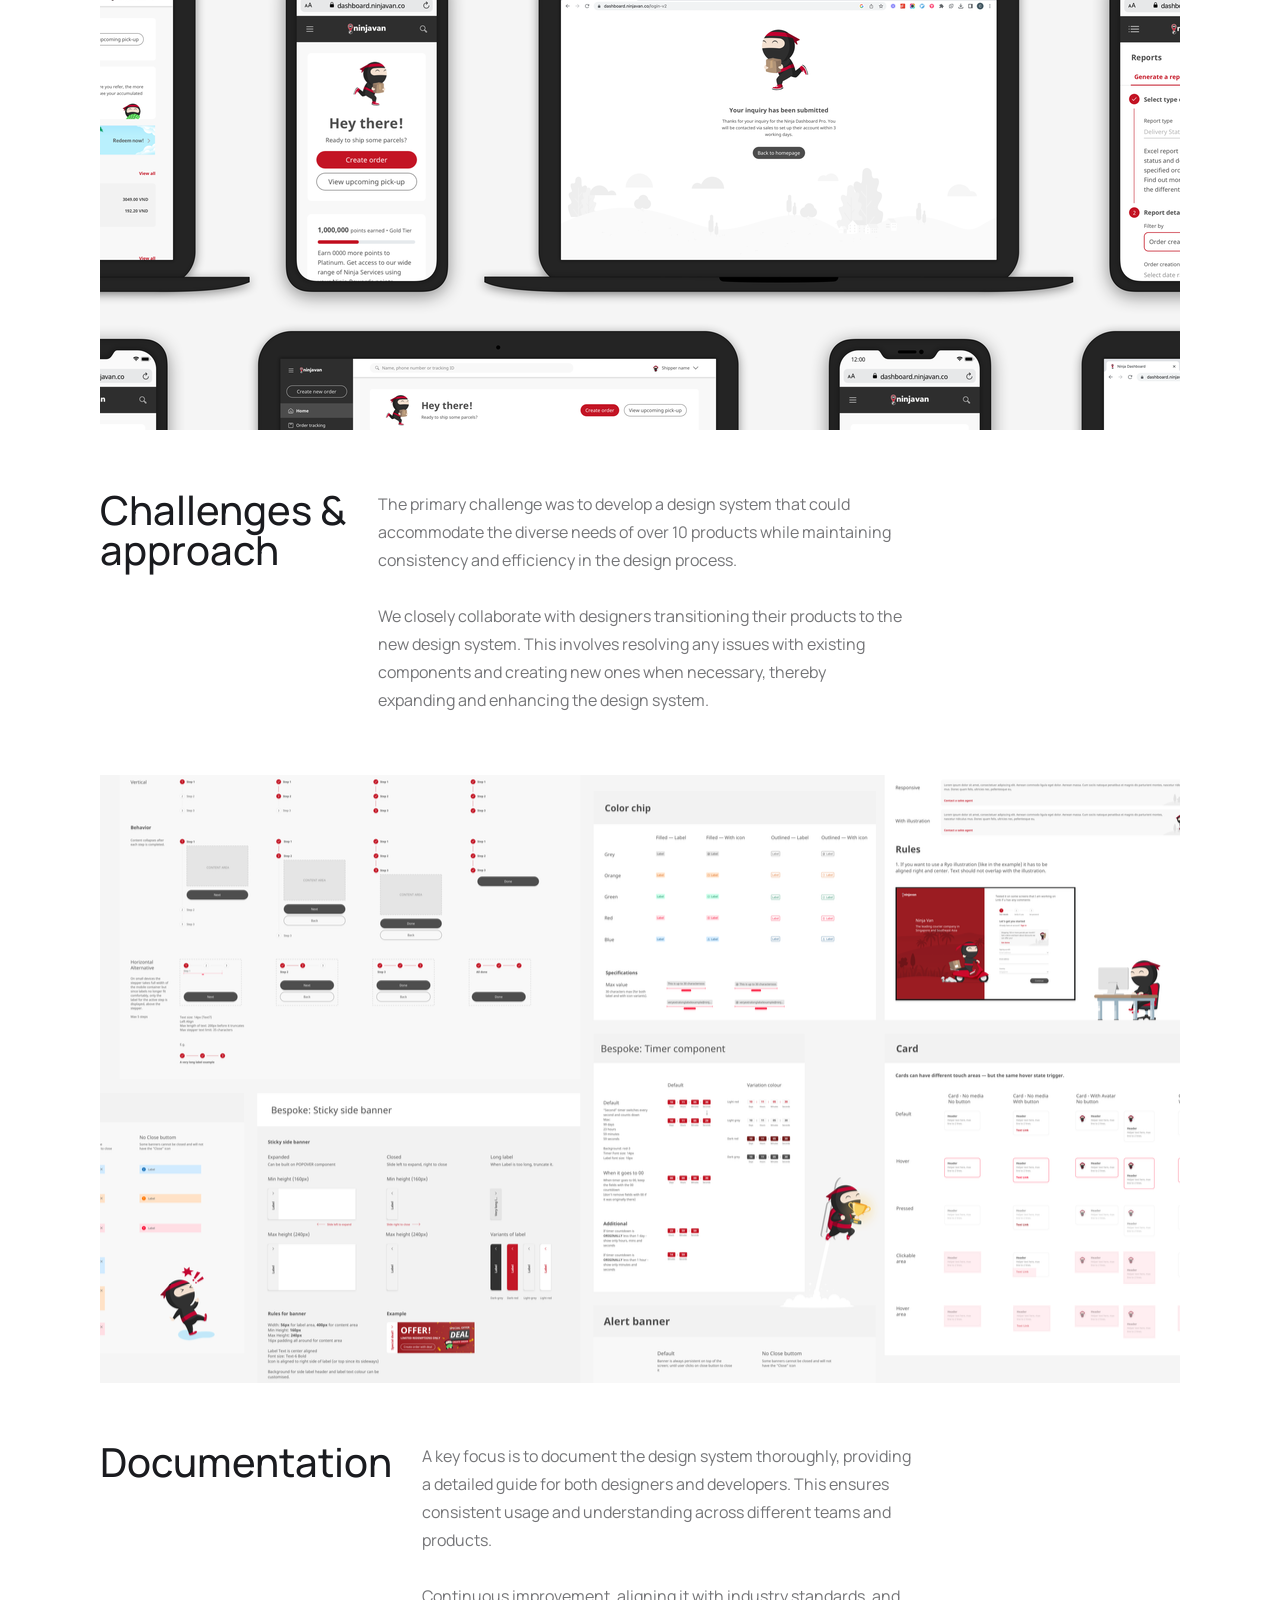
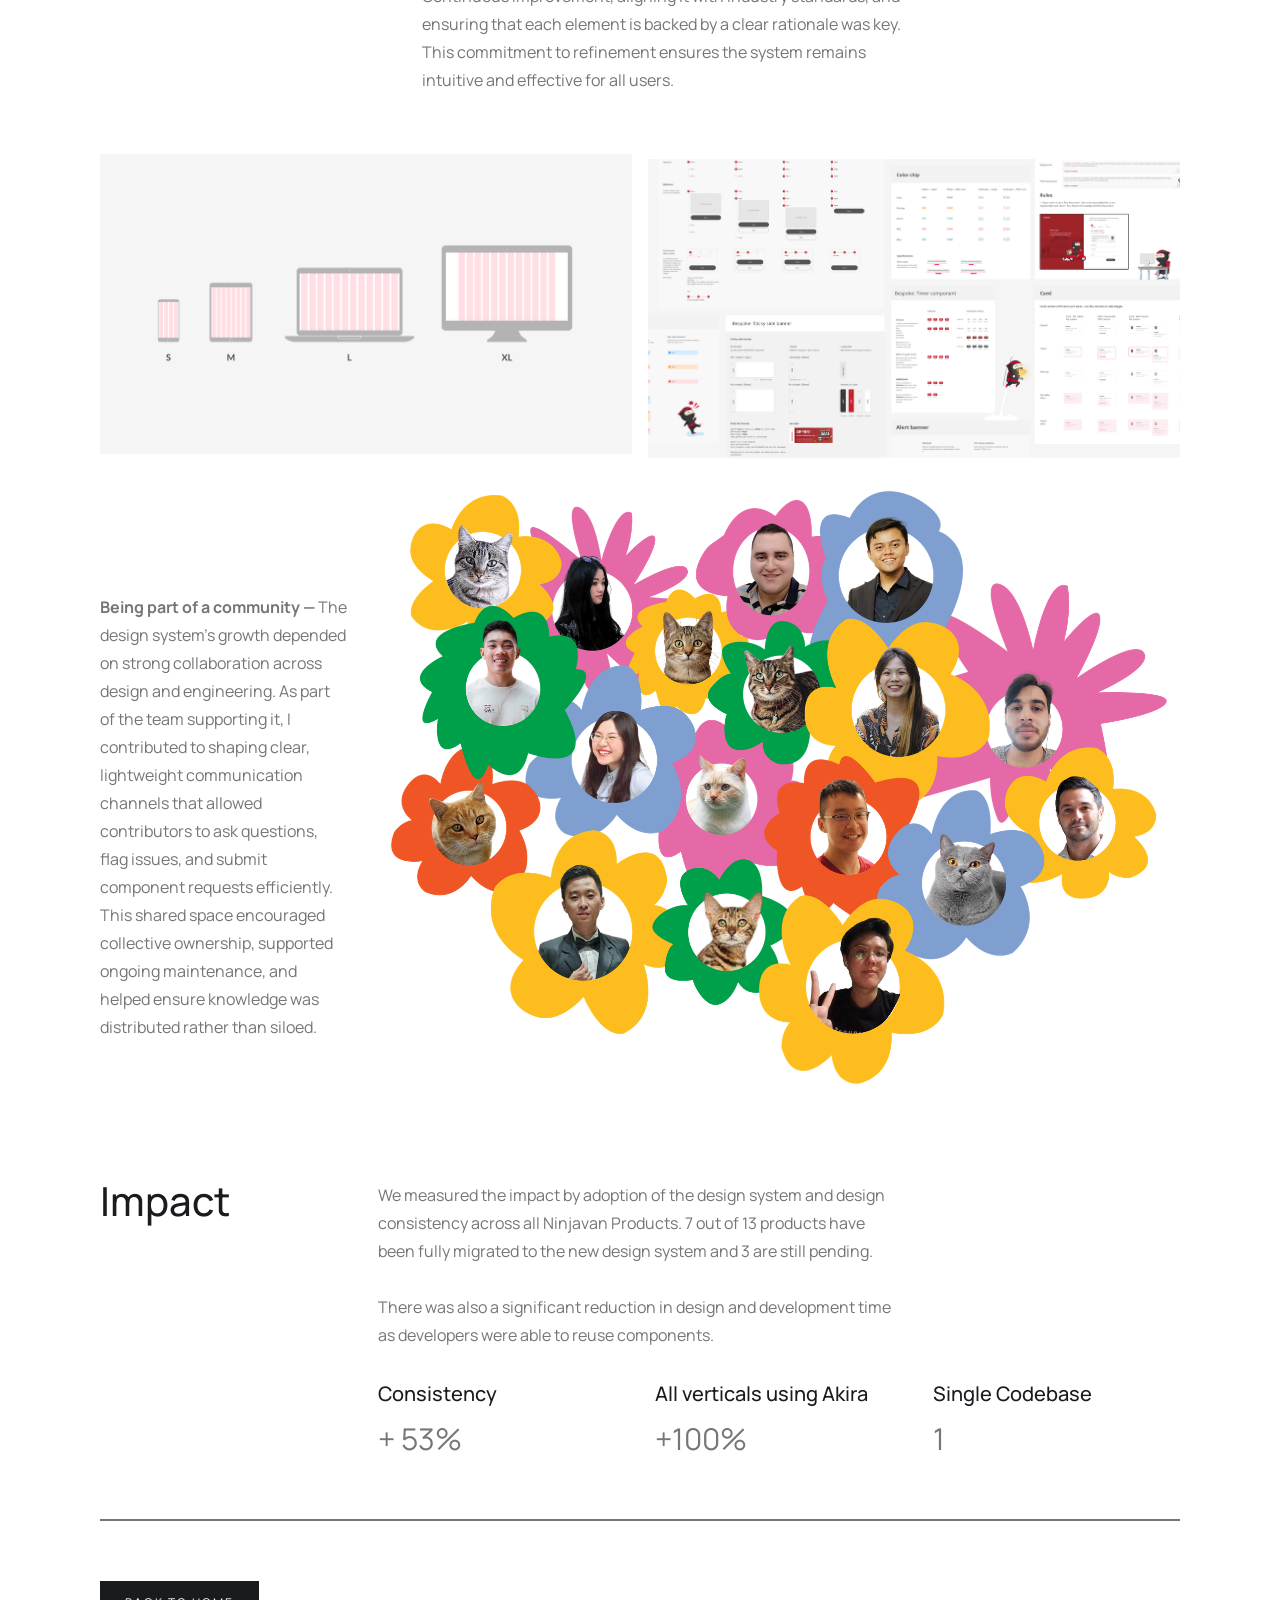
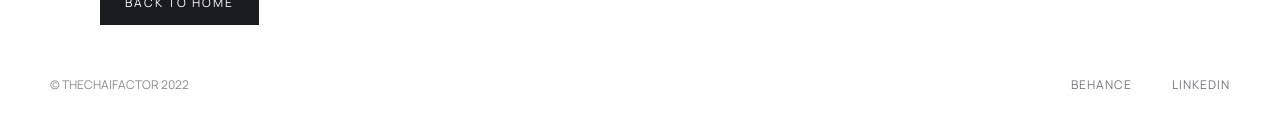
<file: work/akira-design-system/index.html>
<!DOCTYPE html>
<html data-wf-page="65e7c4e0981912dfe2399b62" data-wf-site="62615833ab1e103c7f920d57" lang="en"><head><meta charset="utf-8"/><title>NJV: Akira Design System</title><meta content="NJV: Akira Design System" property="og:title"/><meta content="NJV: Akira Design System" name="twitter:title"/><meta content="width=device-width, initial-scale=1" name="viewport"/><link href="/assets/css/site.css" rel="stylesheet" type="text/css"/><link href="https://fonts.googleapis.com/" rel="preconnect"/><link crossorigin="anonymous" href="https://fonts.gstatic.com/" rel="preconnect"/><script src="/assets/js/webfont.js" type="text/javascript"></script><script type="text/javascript">WebFont.load({  google: {    families: ["Montserrat:100,100italic,200,200italic,300,300italic,400,400italic,500,500italic,600,600italic,700,700italic,800,800italic,900,900italic","Inter:300,400,500,600,700","Manrope:300,400,500,600,700","Old Standard TT:300,400,500,600,700","Pirata One:300,400,500,600,700"]  }});</script><script type="text/javascript">!function(o,c){var n=c.documentElement,t=" w-mod-";n.className+=t+"js",("ontouchstart"in o||o.DocumentTouch&&c instanceof DocumentTouch)&&(n.className+=t+"touch")}(window,document);</script><link href="/assets/images/favicon.png" rel="shortcut icon" type="image/x-icon"/><link href="/assets/images/webclip.png" rel="apple-touch-icon"/><meta content="noindex" name="robots"/>
</head><body><div class="navigation w-nav" data-animation="default" data-collapse="medium" data-doc-height="1" data-duration="400" data-easing="ease" data-easing2="ease" role="banner"><div class="navigation-items"><a aria-label="home" class="logo-link w-nav-brand" href="/"><img alt="" class="logo-image" sizes="(max-width: 479px) 77vw, 140px" src="/assets/images/626409828124ff7c7c0c41c4_logo-1.png" srcset="/assets/images/626409828124ff7c7c0c41c4_logo-1-p-500.png 500w, /assets/images/626409828124ff7c7c0c41c4_logo-1.png 832w" width="140"/></a><div class="navigation-wrap"><nav class="navigation-items w-nav-menu" role="navigation"><a class="navigation-item w-nav-link" href="/">Home</a><a class="navigation-item w-nav-link" href="/about/">About</a><a class="navigation-item w-nav-link" href="https://www.linkedin.com/in/cherylchai/" rel="noopener" target="_blank">LinkedIn</a></nav><div aria-controls="w-nav-overlay-0" aria-expanded="false" aria-haspopup="menu" aria-label="menu" class="menu-button w-nav-button" role="button" tabindex="0"><img alt="" class="menu-icon" src="/assets/images/62615833ab1e106f7d920d68_menu-icon.png" width="22"/></div></div></div><div class="w-nav-overlay" data-wf-ignore="" id="w-nav-overlay-0"></div></div><div class="section"><div class="container"></div><div class="div-block-5" id="w-node-b810cb6c-5086-a0d2-184e-2e5cb6b48fee-e2399b62"><h1 class="heading-jumbo">Akira Design System</h1><div class="subtitle">Creating scalable components in a design system and documenting them effectively for widespread use — across 8 products in Ninjavan.</div></div><div class="w-layout-grid project-overview-grid"><div id="w-node-b810cb6c-5086-a0d2-184e-2e5cb6b48ff3-e2399b62"><div class="position-name-text">Role</div><div class="paragraph-light cc-position-name">Product Designer, Contributor<br/></div></div><div id="w-node-b810cb6c-5086-a0d2-184e-2e5cb6b48ff9-e2399b62"><div class="position-name-text">Platforms</div><div class="paragraph-light cc-position-name">Web, App iOS</div></div><div id="w-node-b810cb6c-5086-a0d2-184e-2e5cb6b48ffe-e2399b62"><div class="position-name-text">Employer</div><div class="paragraph-light cc-position-name">Ninja Van<br/></div></div><div id="w-node-b810cb6c-5086-a0d2-184e-2e5cb6b49004-e2399b62"><div class="position-name-text">Areas</div><div class="paragraph-light cc-position-name">Documentation<br/>Built a maintained a design system<br/></div></div></div></div><div class="section"><img alt="" class="detail-header-image" data-w-id="76fe07a2-4a30-0336-5408-8a2e636baa68" sizes="(max-width: 1992px) 100vw, 1992px" src="/assets/images/65f32919d1f734c80f212e9a_Ninjavan-ZH_Landing-Community_Landing-Community Copy.jpg" srcset="/assets/images/65f32919d1f734c80f212e9a_Ninjavan-ZH_Landing-Community_Landing-Community Copy-p-500.jpg 500w, /assets/images/65f32919d1f734c80f212e9a_Ninjavan-ZH_Landing-Community_Landing-Community Copy-p-800.jpg 800w, /assets/images/65f32919d1f734c80f212e9a_Ninjavan-ZH_Landing-Community_Landing-Community Copy-p-1080.jpg 1080w, /assets/images/65f32919d1f734c80f212e9a_Ninjavan-ZH_Landing-Community_Landing-Community Copy-p-1600.jpg 1600w, /assets/images/65f32919d1f734c80f212e9a_Ninjavan-ZH_Landing-Community_Landing-Community Copy.jpg 1992w" style="opacity: 1; transform: translate3d(0px, 0px, 0px) scale3d(1, 1, 1) rotateX(0deg) rotateY(0deg) rotateZ(0deg) skew(0deg, 0deg); transform-style: preserve-3d;"/><div class="w-layout-grid text-description"><div class="paragraph-light" id="w-node-_5f5e50dd-dd13-06fa-f143-6626192d5101-e2399b62">When I joined Ninja Van, the design system was in its infancy, lacking full maintenance and coherence. My role quickly evolved into a crucial driving force behind the system's transformation, guiding it from a fragmented collection of elements to a fully-fledged design language. <br/>‍<br/>This journey involved not only the creation and refinement of components and patterns but also the establishment of a framework that could adapt and grow with the ever-changing landscape of our products and user needs.</div><div class="header-paragraph">Background</div></div><img alt="" class="detail-image" sizes="(max-width: 991px) 100vw, 920px" src="/assets/images/65f326f9e1cb0b00d918ac1c_products.png" srcset="/assets/images/65f326f9e1cb0b00d918ac1c_products-p-500.png 500w, /assets/images/65f326f9e1cb0b00d918ac1c_products-p-800.png 800w, /assets/images/65f326f9e1cb0b00d918ac1c_products-p-1080.png 1080w, /assets/images/65f326f9e1cb0b00d918ac1c_products-p-1600.png 1600w, /assets/images/65f326f9e1cb0b00d918ac1c_products-p-2000.png 2000w, /assets/images/65f326f9e1cb0b00d918ac1c_products.png 3580w" width="920"/><div class="w-layout-grid text-description"><div class="paragraph-light" id="w-node-_1fa03d65-9bb4-fee0-be5e-def8ad3edd2e-e2399b62">The primary challenge was to develop a design system that could accommodate the diverse needs of over 10 products while maintaining consistency and efficiency in the design process. <br/><br/>We closely collaborate with designers transitioning their products to the new design system. This involves resolving any issues with existing components and creating new ones when necessary, thereby expanding and enhancing the design system.<br/></div><div class="header-paragraph">Challenges &amp; approach</div></div><img alt="" class="detail-image" data-w-id="4921f5dc-d488-5334-7cc5-884a7e8b887b" sizes="(max-width: 991px) 100vw, 920px" src="/assets/images/65f321d903a74d70ff840d91_akira.png" srcset="/assets/images/65f321d903a74d70ff840d91_akira-p-500.png 500w, /assets/images/65f321d903a74d70ff840d91_akira-p-800.png 800w, /assets/images/65f321d903a74d70ff840d91_akira-p-1080.png 1080w, /assets/images/65f321d903a74d70ff840d91_akira-p-1600.png 1600w, /assets/images/65f321d903a74d70ff840d91_akira-p-2000.png 2000w, /assets/images/65f321d903a74d70ff840d91_akira.png 3580w" style="opacity: 0;" width="920"/><div class="w-layout-grid text-description"><div class="paragraph-light" id="w-node-_0ab53b4a-bc8d-912f-cd3f-dd11e4a89831-e2399b62">A key focus is to document the design system thoroughly, providing a detailed guide for both designers and developers. This ensures consistent usage and understanding across different teams and products.<br/><br/>Continuous improvement, aligning it with industry standards, and ensuring that each element is backed by a clear rationale was key. This commitment to refinement ensures the system remains intuitive and effective for all users.<br/></div><div class="header-paragraph">Documentation</div></div><div class="w-layout-grid two-images"><div id="w-node-_12403473-a59d-8671-235b-06d9d59e48fc-e2399b62"><img alt="" class="detail-image" sizes="(max-width: 991px) 100vw, 920px" src="/assets/images/65f328494c3a24950fb83acc_responsive.png" srcset="/assets/images/65f328494c3a24950fb83acc_responsive-p-500.png 500w, /assets/images/65f328494c3a24950fb83acc_responsive-p-800.png 800w, /assets/images/65f328494c3a24950fb83acc_responsive-p-1080.png 1080w, /assets/images/65f328494c3a24950fb83acc_responsive-p-1600.png 1600w, /assets/images/65f328494c3a24950fb83acc_responsive-p-2000.png 2000w, /assets/images/65f328494c3a24950fb83acc_responsive.png 3580w" width="920"/></div><img alt="" class="detail-image" data-w-id="8d0bc152-1d72-8194-71fb-963a7b62d898" sizes="(max-width: 991px) 100vw, 920px" src="/assets/images/65f321d903a74d70ff840d91_akira.png" srcset="/assets/images/65f321d903a74d70ff840d91_akira-p-500.png 500w, /assets/images/65f321d903a74d70ff840d91_akira-p-800.png 800w, /assets/images/65f321d903a74d70ff840d91_akira-p-1080.png 1080w, /assets/images/65f321d903a74d70ff840d91_akira-p-1600.png 1600w, /assets/images/65f321d903a74d70ff840d91_akira-p-2000.png 2000w, /assets/images/65f321d903a74d70ff840d91_akira.png 3580w" style="opacity: 0;" width="920"/></div><div class="w-layout-grid text-description pic"><div class="paragraph-light" id="w-node-c23e071c-02ba-043a-52c2-937756e22089-e2399b62"><strong>Being part of a community —</strong> The design system’s growth depended on strong collaboration across design and engineering. As part of the team supporting it, I contributed to shaping clear, lightweight communication channels that allowed contributors to ask questions, flag issues, and submit component requests efficiently. This shared space encouraged collective ownership, supported ongoing maintenance, and helped ensure knowledge was distributed rather than siloed.<br/></div><img alt="" class="detail-image" height="Auto" id="w-node-_733fff8c-12a0-9f43-b8fe-00244d0008d1-e2399b62" sizes="(max-width: 2808px) 100vw, 2808px" src="/assets/images/6996d73c07848594180dbd80_headshots_zh.png" srcset="/assets/images/6996d73c07848594180dbd80_headshots_zh-p-500.png 500w, /assets/images/6996d73c07848594180dbd80_headshots_zh-p-800.png 800w, /assets/images/6996d73c07848594180dbd80_headshots_zh-p-1080.png 1080w, /assets/images/6996d73c07848594180dbd80_headshots_zh-p-1600.png 1600w, /assets/images/6996d73c07848594180dbd80_headshots_zh-p-2000.png 2000w, /assets/images/6996d73c07848594180dbd80_headshots_zh.png 2808w" width="Auto"/></div><div class="w-layout-grid impact-grid"><div class="paragraph-light" id="w-node-acde3dea-895d-16f0-c397-5e3449ca4734-e2399b62">We measured the impact by adoption of the design system and design consistency across all Ninjavan Products. 7 out of 13 products have been fully migrated to the new design system and 3 are still pending.<br/><br/>There was also a significant reduction in design and development time as developers were able to reuse components.<br/></div><div class="header-paragraph" id="w-node-acde3dea-895d-16f0-c397-5e3449ca473a-e2399b62">Impact</div><div id="w-node-_340ea712-1d9e-a767-e8ec-ab7d1fa7af7f-e2399b62"><div class="position-name-text">Single Codebase</div><div class="impact-numbers">1<br/></div></div><div id="w-node-_8eb2e89c-1d0e-5303-7a96-8972f1174398-e2399b62"><div class="position-name-text">Consistency</div><div class="impact-numbers">+ 53% <br/></div></div><div id="w-node-_0ede8244-bccb-9d81-47bc-ae0eb1180f72-e2399b62"><div class="position-name-text">All verticals using Akira </div><div class="impact-numbers">+100%<br/></div></div></div><div class="line"></div><a class="button w-button" href="/">Back to Home</a></div><div class="footer-wrap"><div><a class="webflow-link w-inline-block" href="/"><div class="paragraph-tiny">© thechaifactor 2022</div></a></div><div class="footer-links"><a class="footer-item" href="https://behance.net/chaiwanmushi" rel="noopener" target="_blank">BEHANCE</a><a class="footer-item" href="https://www.linkedin.com/in/cherylchai/" rel="noopener" target="_blank">LinkedIN</a></div></div><script src="/assets/js/jquery-3.5.1.min.dc5e7f18c8.js" type="text/javascript"></script><script src="/assets/js/webflow.schunk.36b8fb49256177c8.js" type="text/javascript"></script><script src="/assets/js/webflow.schunk.f71e4146cdb343d7.js" type="text/javascript"></script><script src="/assets/js/webflow.034324c1.0b831c6e3be22041.js" type="text/javascript"></script></body></html>
</file>
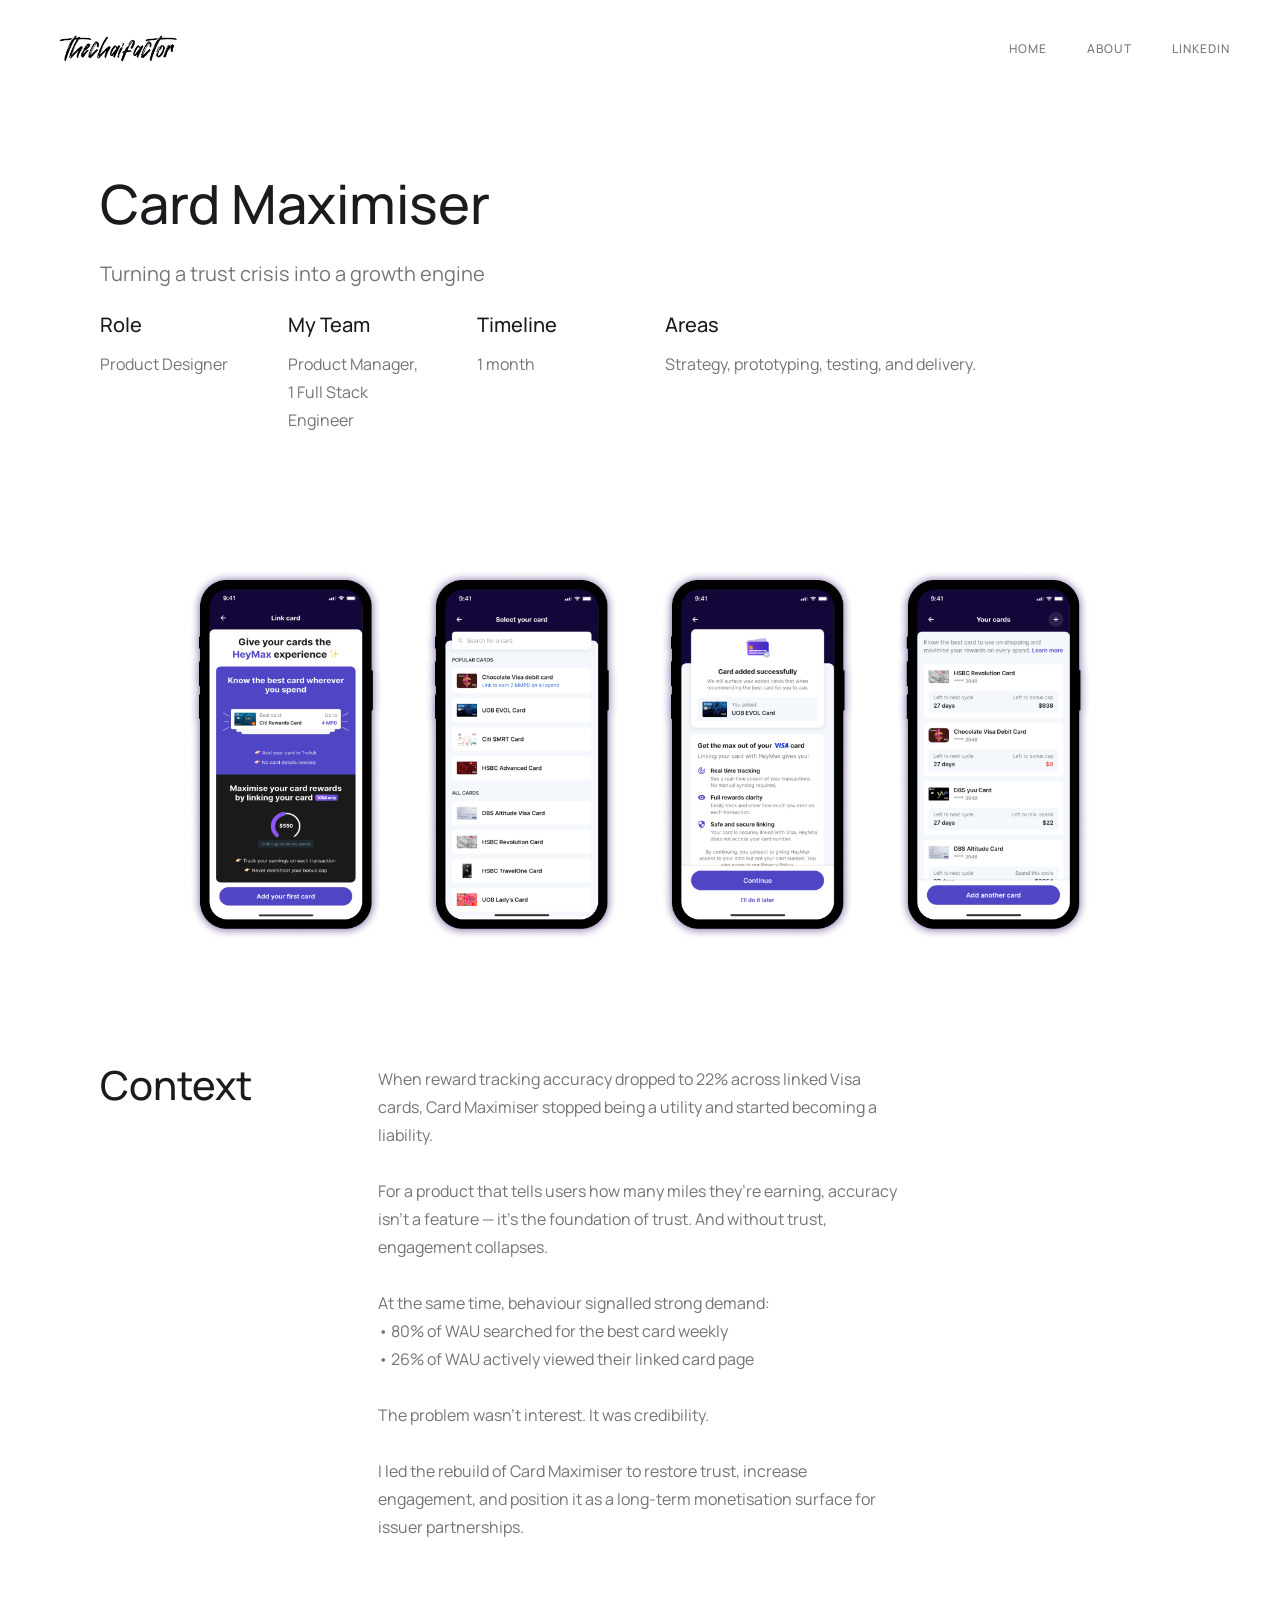
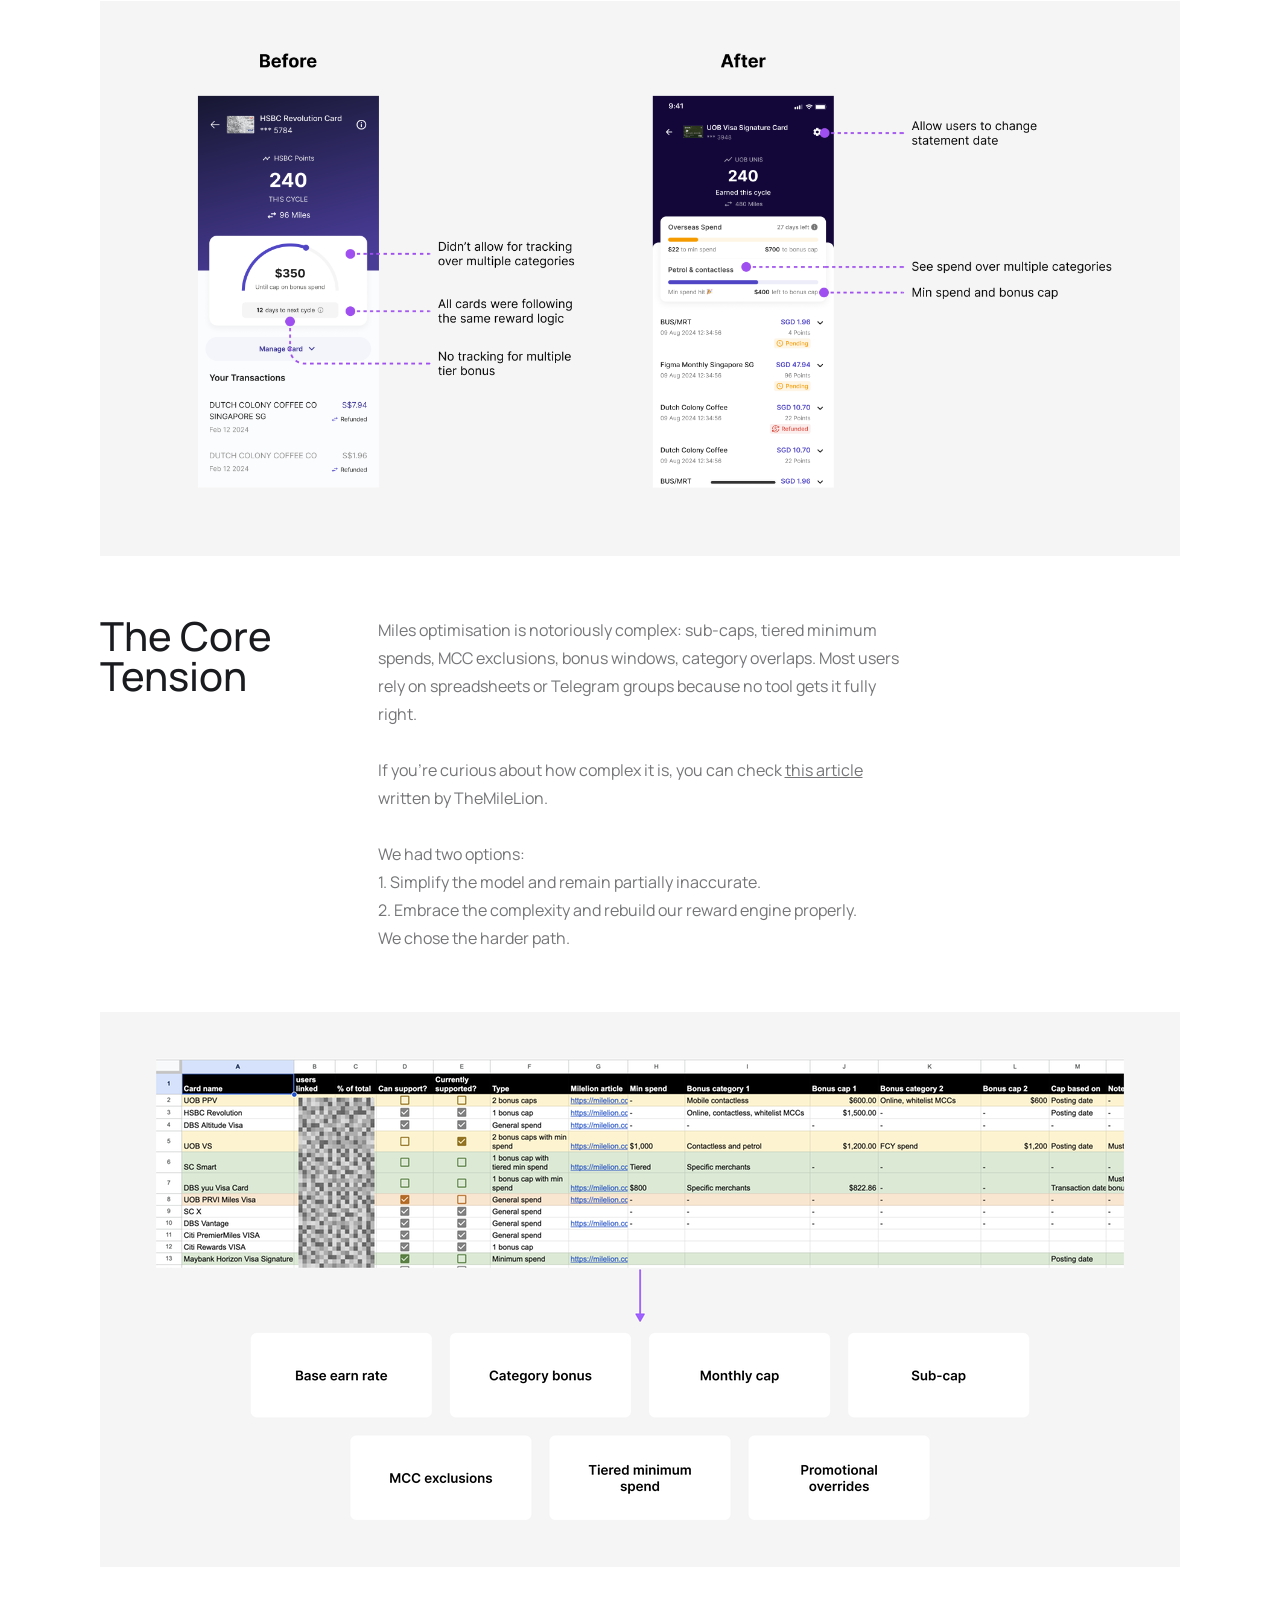
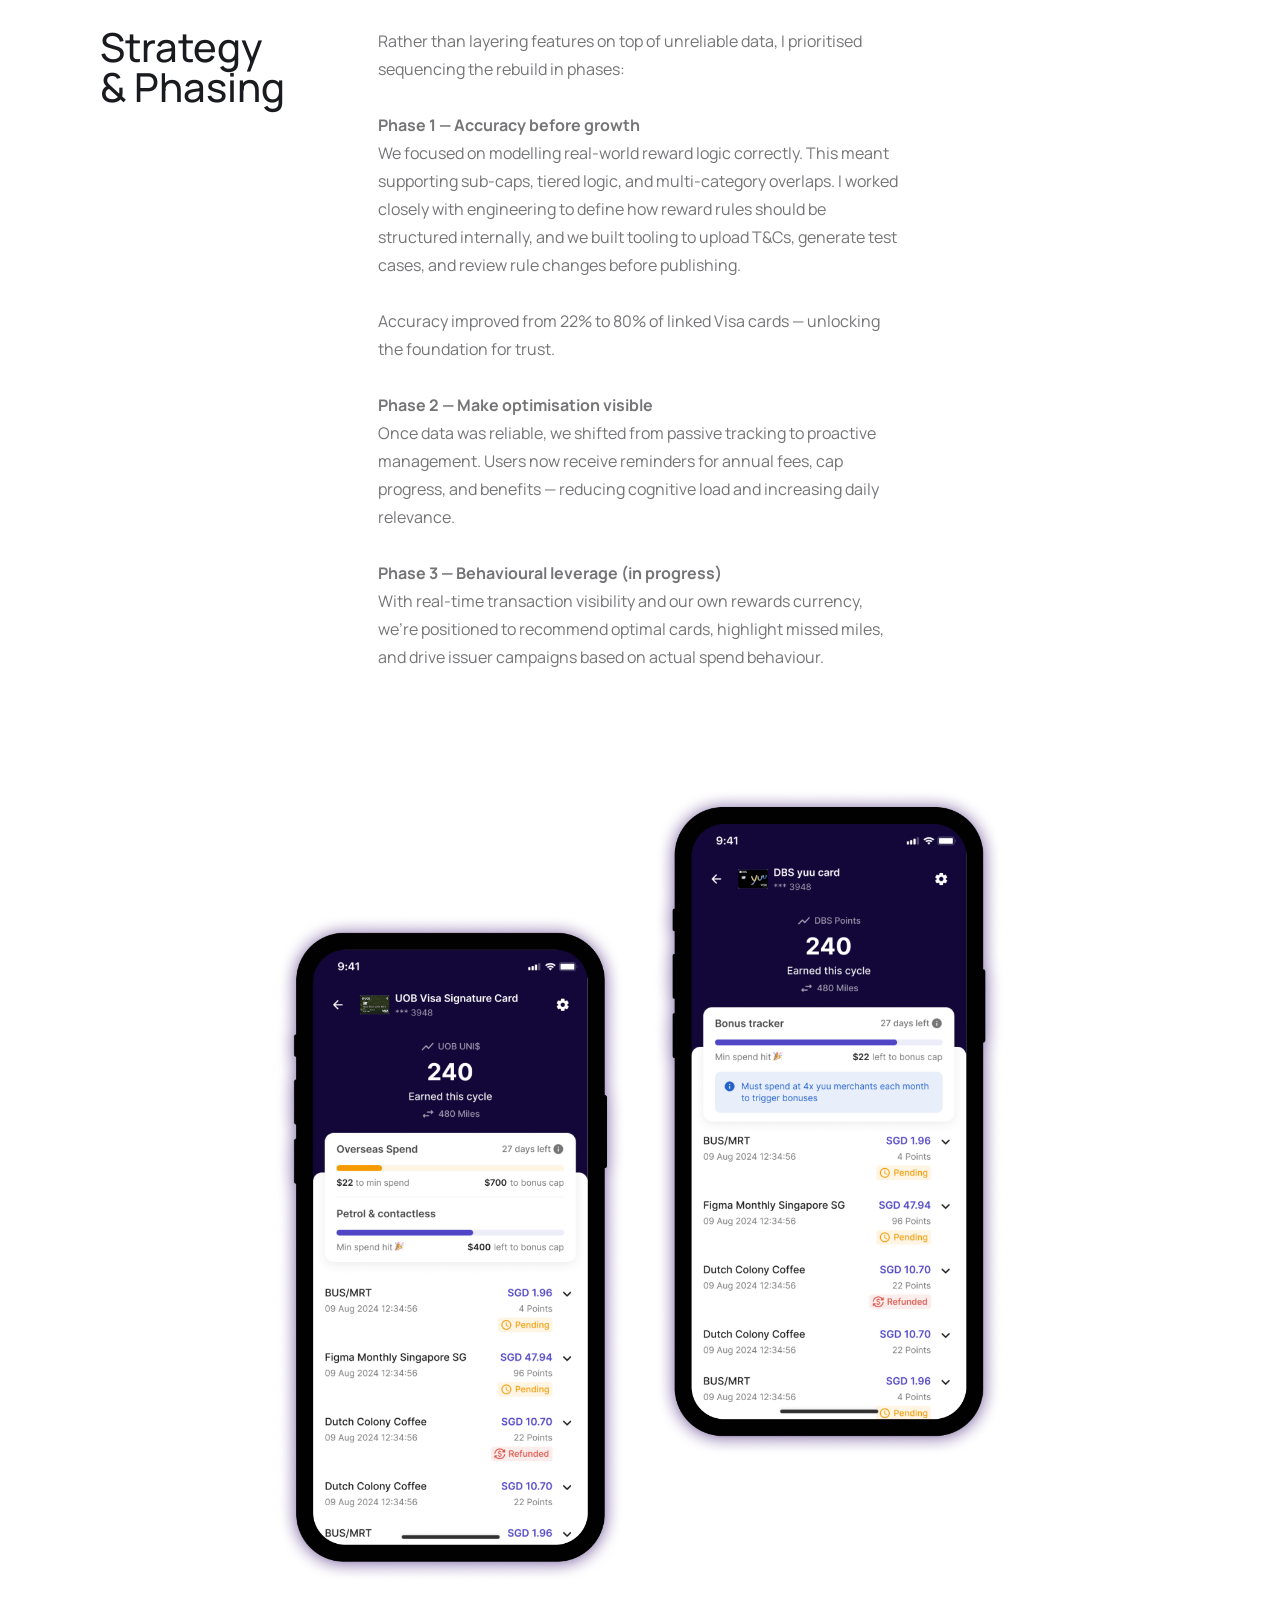
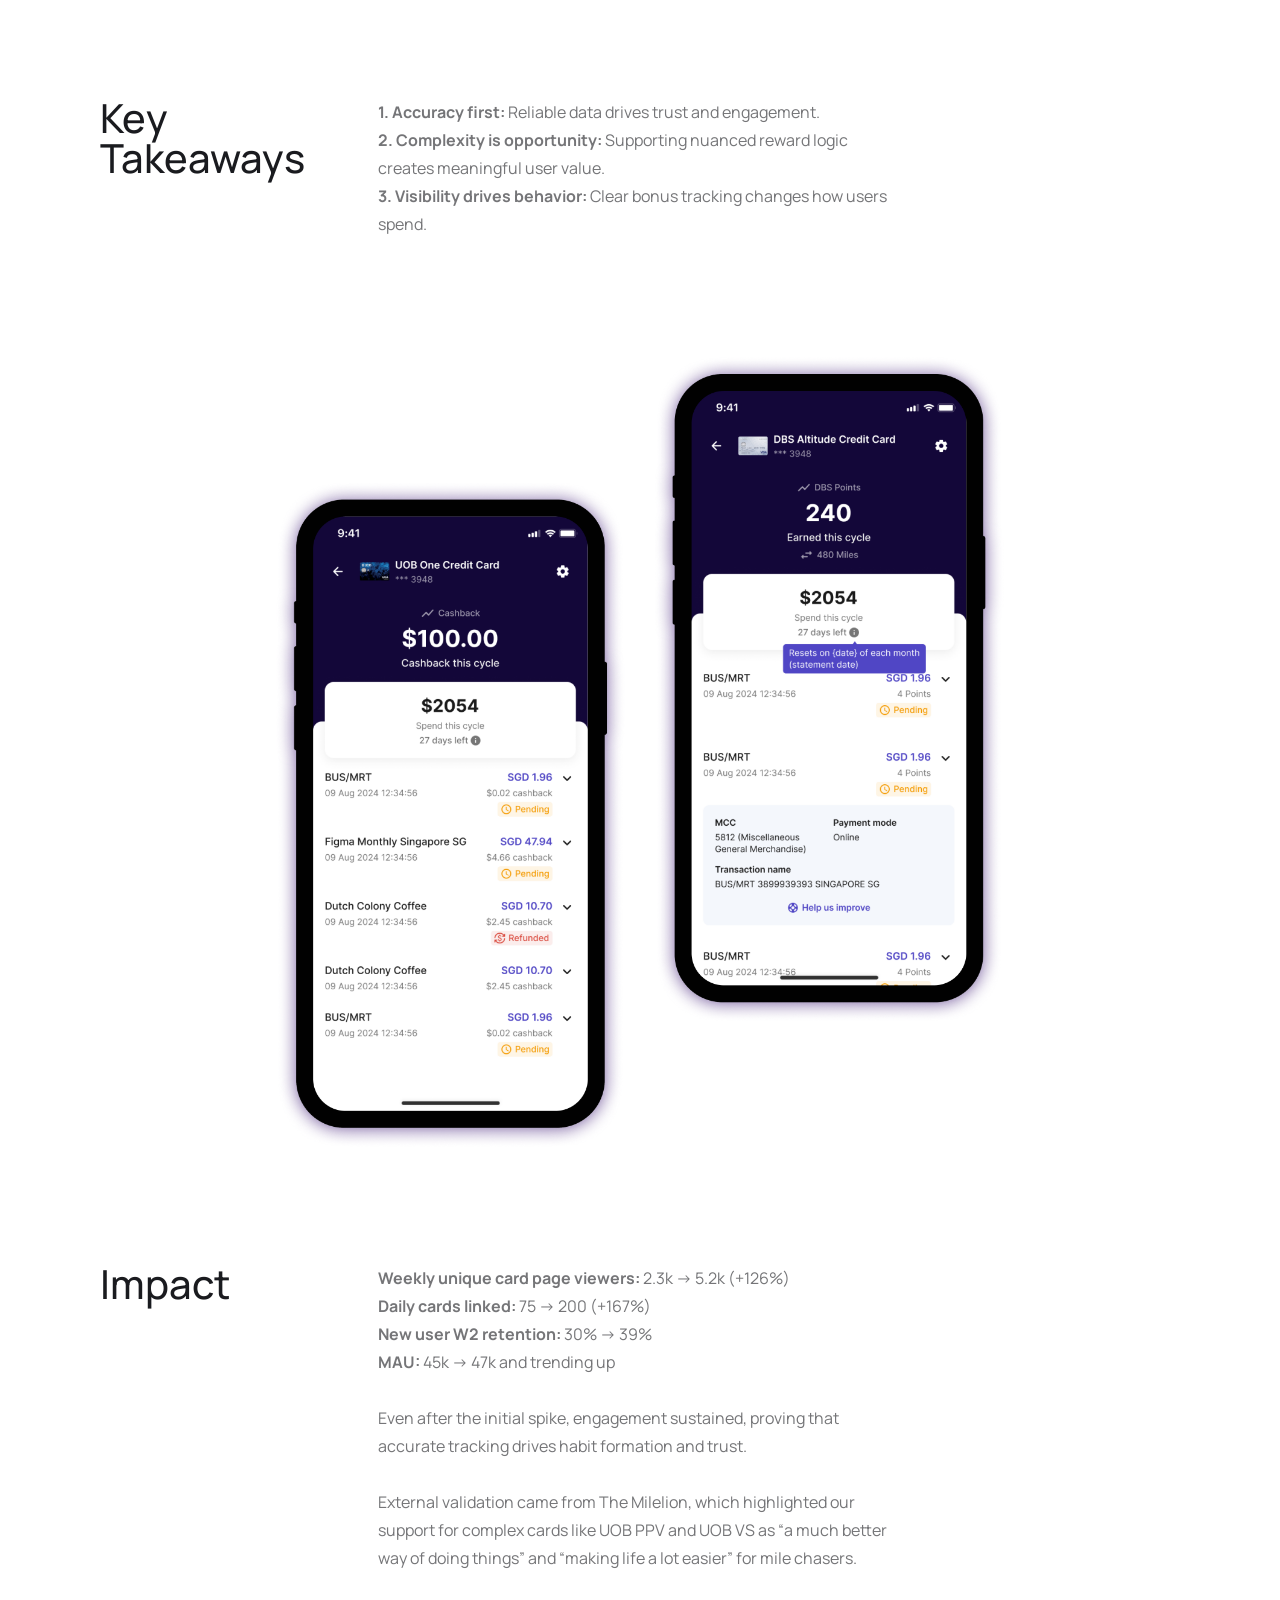
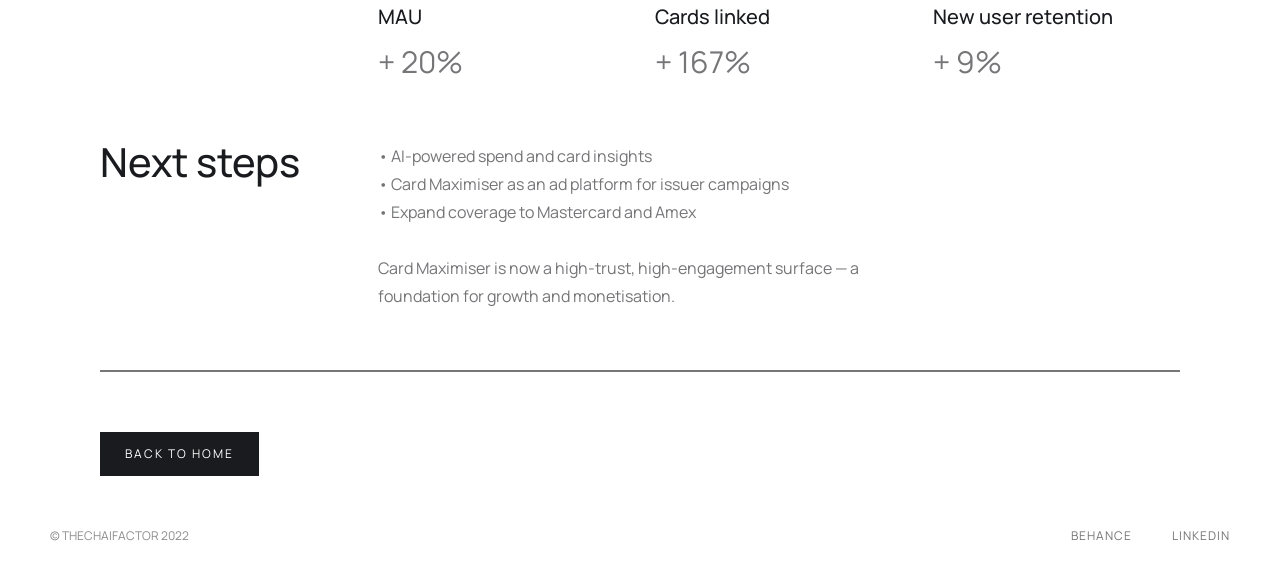
<file: work/heymax-card-maximiser/index.html>
<!DOCTYPE html>
<html data-wf-page="69980f37d0915723be0d5dd3" data-wf-site="62615833ab1e103c7f920d57" lang="en"><head><meta charset="utf-8"/><title>HeyMax: Card Maximiser</title><meta content="HeyMax: Card Maximiser" property="og:title"/><meta content="HeyMax: Card Maximiser" name="twitter:title"/><meta content="width=device-width, initial-scale=1" name="viewport"/><link href="/assets/css/site.css" rel="stylesheet" type="text/css"/><link href="https://fonts.googleapis.com/" rel="preconnect"/><link crossorigin="anonymous" href="https://fonts.gstatic.com/" rel="preconnect"/><script src="/assets/js/webfont.js" type="text/javascript"></script><script type="text/javascript">WebFont.load({  google: {    families: ["Montserrat:100,100italic,200,200italic,300,300italic,400,400italic,500,500italic,600,600italic,700,700italic,800,800italic,900,900italic","Inter:300,400,500,600,700","Manrope:300,400,500,600,700","Old Standard TT:300,400,500,600,700","Pirata One:300,400,500,600,700"]  }});</script><script type="text/javascript">!function(o,c){var n=c.documentElement,t=" w-mod-";n.className+=t+"js",("ontouchstart"in o||o.DocumentTouch&&c instanceof DocumentTouch)&&(n.className+=t+"touch")}(window,document);</script><link href="/assets/images/favicon.png" rel="shortcut icon" type="image/x-icon"/><link href="/assets/images/webclip.png" rel="apple-touch-icon"/><meta content="noindex" name="robots"/>
</head><body class="body-2"><div class="navigation w-nav" data-animation="default" data-collapse="medium" data-doc-height="1" data-duration="400" data-easing="ease" data-easing2="ease" role="banner"><div class="navigation-items"><a aria-label="home" class="logo-link w-nav-brand" href="/"><img alt="" class="logo-image" sizes="(max-width: 479px) 77vw, 140px" src="/assets/images/626409828124ff7c7c0c41c4_logo-1.png" srcset="/assets/images/626409828124ff7c7c0c41c4_logo-1-p-500.png 500w, /assets/images/626409828124ff7c7c0c41c4_logo-1.png 832w" width="140"/></a><div class="navigation-wrap"><nav class="navigation-items w-nav-menu" role="navigation"><a class="navigation-item w-nav-link" href="/">Home</a><a class="navigation-item w-nav-link" href="/about/">About</a><a class="navigation-item w-nav-link" href="https://www.linkedin.com/in/cherylchai/" rel="noopener" target="_blank">LinkedIn</a></nav><div aria-controls="w-nav-overlay-0" aria-expanded="false" aria-haspopup="menu" aria-label="menu" class="menu-button w-nav-button" role="button" tabindex="0"><img alt="" class="menu-icon" src="/assets/images/62615833ab1e106f7d920d68_menu-icon.png" width="22"/></div></div></div><div class="w-nav-overlay" data-wf-ignore="" id="w-nav-overlay-0"></div></div><div class="section" data-w-id="dc4b2d81-34b9-4b65-ed97-55f559a856cb"><div class="w-layout-grid project-overview-grid"><div class="div-block-9" id="w-node-_8bdc6d6a-7088-25ef-23d9-a28e9f2e3913-be0d5dd3"><h1 class="heading-jumbo">Card Maximiser</h1><div class="subtitle">Turning a trust crisis into a growth engine</div></div><div id="w-node-_8bdc6d6a-7088-25ef-23d9-a28e9f2e3918-be0d5dd3"><div class="position-name-text">Role</div><div class="paragraph-light cc-position-name">Product Designer<br/></div></div><div id="w-node-_8bdc6d6a-7088-25ef-23d9-a28e9f2e391e-be0d5dd3"><div class="position-name-text">Timeline</div><div class="paragraph-light cc-position-name">1 month</div></div><div id="w-node-_8bdc6d6a-7088-25ef-23d9-a28e9f2e3923-be0d5dd3"><div class="position-name-text">My Team</div><div class="paragraph-light cc-position-name">Product Manager, 1 Full Stack Engineer<br/></div></div><div id="w-node-_8bdc6d6a-7088-25ef-23d9-a28e9f2e3929-be0d5dd3"><div class="position-name-text">Areas</div><div class="paragraph-light cc-position-name">Strategy, prototyping, testing, and delivery.</div></div></div></div><div class="section"><img alt="" class="detail-header-image" sizes="(max-width: 3580px) 100vw, 3580px" src="/assets/images/69983a74238e12e37782dbf9_card max.png" srcset="/assets/images/69983a74238e12e37782dbf9_card max-p-500.png 500w, /assets/images/69983a74238e12e37782dbf9_card max-p-800.png 800w, /assets/images/69983a74238e12e37782dbf9_card max-p-1080.png 1080w, /assets/images/69983a74238e12e37782dbf9_card max-p-1600.png 1600w, /assets/images/69983a74238e12e37782dbf9_card max-p-2000.png 2000w, /assets/images/69983a74238e12e37782dbf9_card max.png 3580w"/><div class="w-layout-grid text-description"><div class="paragraph-light" id="w-node-e756ee34-e592-9872-64f5-419dc7531274-be0d5dd3">When reward tracking accuracy dropped to 22% across linked Visa cards, Card Maximiser stopped being a utility and started becoming a liability.<br/><br/>For a product that tells users how many miles they’re earning, accuracy isn’t a feature — it’s the foundation of trust. And without trust, engagement collapses.<br/><br/>At the same time, behaviour signalled strong demand:<br/>• 80% of WAU searched for the best card weekly<br/>• 26% of WAU actively viewed their linked card page<br/><br/>The problem wasn’t interest. It was credibility.<br/><br/>I led the rebuild of Card Maximiser to restore trust, increase engagement, and position it as a long-term monetisation surface for issuer partnerships.</div><div class="header-paragraph" id="w-node-e756ee34-e592-9872-64f5-419dc7531272-be0d5dd3">Context</div></div><img alt="" class="detail-image" sizes="(max-width: 991px) 100vw, 920px" src="/assets/images/69a2f3fa2cca53e7c2f245e2_before after.png" srcset="/assets/images/69a2f3fa2cca53e7c2f245e2_before after-p-500.png 500w, /assets/images/69a2f3fa2cca53e7c2f245e2_before after-p-800.png 800w, /assets/images/69a2f3fa2cca53e7c2f245e2_before after-p-1080.png 1080w, /assets/images/69a2f3fa2cca53e7c2f245e2_before after-p-1600.png 1600w, /assets/images/69a2f3fa2cca53e7c2f245e2_before after-p-2000.png 2000w, /assets/images/69a2f3fa2cca53e7c2f245e2_before after.png 3580w" width="920"/><div class="w-layout-grid text-description"><div class="paragraph-light" id="w-node-ffdd5b9f-b121-a05c-64b1-44e134a4c72f-be0d5dd3">Miles optimisation is notoriously complex: sub-caps, tiered minimum spends, MCC exclusions, bonus windows, category overlaps. Most users rely on spreadsheets or Telegram groups because no tool gets it fully right. <br/><br/>If you're curious about how complex it is, you can check <a class="link" href="https://milelion.com/2025/10/08/review-uob-preferred-platinum-visa-card/" rel="noopener" target="_blank">this article</a> written by TheMileLion.<br/><br/>We had two options:<br/>1. Simplify the model and remain partially inaccurate.<br/>2. Embrace the complexity and rebuild our reward engine properly.<br/>We chose the harder path.</div><div class="header-paragraph">The Core Tension</div></div><img alt="" class="detail-image" sizes="(max-width: 991px) 100vw, 920px" src="/assets/images/69a2f7e6c458af7a7409100c_complications.png" srcset="/assets/images/69a2f7e6c458af7a7409100c_complications-p-500.png 500w, /assets/images/69a2f7e6c458af7a7409100c_complications-p-800.png 800w, /assets/images/69a2f7e6c458af7a7409100c_complications-p-1080.png 1080w, /assets/images/69a2f7e6c458af7a7409100c_complications-p-1600.png 1600w, /assets/images/69a2f7e6c458af7a7409100c_complications-p-2000.png 2000w, /assets/images/69a2f7e6c458af7a7409100c_complications.png 3580w" width="920"/><div class="w-layout-grid text-description"><div class="header-paragraph">Strategy &amp; Phasing</div><div class="paragraph-light" id="w-node-d6c69510-ec9c-3133-7f4a-9365bcbece1f-be0d5dd3">Rather than layering features on top of unreliable data, I prioritised sequencing the rebuild in phases:<br/><br/>‍<strong>Phase 1 — Accuracy before growth</strong><br/>We focused on modelling real-world reward logic correctly. This meant supporting sub-caps, tiered logic, and multi-category overlaps. I worked closely with engineering to define how reward rules should be structured internally, and we built tooling to upload T&amp;Cs, generate test cases, and review rule changes before publishing.<br/>‍<br/>Accuracy improved from 22% to 80% of linked Visa cards — unlocking the foundation for trust.<br/><br/>‍<strong>Phase 2 — Make optimisation visible</strong><br/>Once data was reliable, we shifted from passive tracking to proactive management. Users now receive reminders for annual fees, cap progress, and benefits — reducing cognitive load and increasing daily relevance.<br/><br/>‍<strong>Phase 3 — Behavioural leverage (in progress)</strong><br/>With real-time transaction visibility and our own rewards currency, we’re positioned to recommend optimal cards, highlight missed miles, and drive issuer campaigns based on actual spend behaviour.</div></div><img alt="" class="detail-image" sizes="(max-width: 991px) 100vw, 920px" src="/assets/images/69983a933c1f227553ee4cd4_card max cards.png" srcset="/assets/images/69983a933c1f227553ee4cd4_card max cards-p-500.png 500w, /assets/images/69983a933c1f227553ee4cd4_card max cards-p-800.png 800w, /assets/images/69983a933c1f227553ee4cd4_card max cards-p-1080.png 1080w, /assets/images/69983a933c1f227553ee4cd4_card max cards-p-1600.png 1600w, /assets/images/69983a933c1f227553ee4cd4_card max cards-p-2000.png 2000w, /assets/images/69983a933c1f227553ee4cd4_card max cards.png 3580w" width="920"/><div class="w-layout-grid text-description"><div class="paragraph-light" id="w-node-_842c9078-aaa6-01fb-93f4-1507b3d922fd-be0d5dd3"><strong>1. Accuracy first:</strong> Reliable data drives trust and engagement.<br/><strong>2. </strong><strong>Complexity is opportunity:</strong> Supporting nuanced reward logic creates meaningful user value.<br/><strong>3. </strong><strong>Visibility drives behavior:</strong> Clear bonus tracking changes how users spend.</div><div class="header-paragraph">Key Takeaways</div></div><img alt="" class="detail-image" sizes="(max-width: 991px) 100vw, 920px" src="/assets/images/69983ce4f6eebadb7b49cbce_card max cards2.png" srcset="/assets/images/69983ce4f6eebadb7b49cbce_card max cards2-p-500.png 500w, /assets/images/69983ce4f6eebadb7b49cbce_card max cards2-p-800.png 800w, /assets/images/69983ce4f6eebadb7b49cbce_card max cards2-p-1080.png 1080w, /assets/images/69983ce4f6eebadb7b49cbce_card max cards2-p-1600.png 1600w, /assets/images/69983ce4f6eebadb7b49cbce_card max cards2-p-2000.png 2000w, /assets/images/69983ce4f6eebadb7b49cbce_card max cards2.png 3580w" width="920"/><div class="w-layout-grid impact-grid"><div class="header-paragraph" id="w-node-bd716ae9-ca94-4810-bc4f-efafc9e17c7b-be0d5dd3">Impact</div><div id="w-node-bd716ae9-ca94-4810-bc4f-efafc9e17c7d-be0d5dd3"><div class="position-name-text">MAU</div><div class="impact-numbers">+ 20% <br/></div></div><div class="paragraph-light" id="w-node-bd716ae9-ca94-4810-bc4f-efafc9e17c78-be0d5dd3"><strong>Weekly unique card page viewers:</strong> 2.3k → 5.2k (+126%)<br/>‍<strong>Daily cards linked:</strong> 75 → 200 (+167%)<br/>‍<strong>New user W2 retention:</strong> 30% → 39%<br/>‍<strong>MAU:</strong> 45k → 47k and trending up<br/><br/>Even after the initial spike, engagement sustained, proving that accurate tracking drives habit formation and trust.<br/><br/>External validation came from The Milelion, which highlighted our support for complex cards like UOB PPV and UOB VS as “a much better way of doing things” and “making life a lot easier” for mile chasers.<br/></div><div id="w-node-bd716ae9-ca94-4810-bc4f-efafc9e17c83-be0d5dd3"><div class="position-name-text">Cards linked</div><div class="impact-numbers">+ 167%<br/></div></div><div id="w-node-_4872aa93-308f-45fc-bdb5-1db52685847c-be0d5dd3"><div class="position-name-text">New user retention</div><div class="impact-numbers">+ 9%<br/></div></div></div><div class="w-layout-grid text-description"><div class="paragraph-light" id="w-node-_9145f61b-28ff-fa3c-435b-b0c890535d22-be0d5dd3">• AI-powered spend and card insights<br/>• Card Maximiser as an ad platform for issuer campaigns<br/>• Expand coverage to Mastercard and Amex<br/><br/>Card Maximiser is now a high-trust, high-engagement surface — a foundation for growth and monetisation.</div><div class="header-paragraph">Next steps</div></div><div class="line"></div><a class="button w-button" href="/">Back to Home</a></div><div class="footer-wrap"><div><a class="webflow-link w-inline-block" href="/"><div class="paragraph-tiny">© thechaifactor 2022</div></a></div><div class="footer-links"><a class="footer-item" href="https://behance.net/chaiwanmushi" rel="noopener" target="_blank">BEHANCE</a><a class="footer-item" href="https://www.linkedin.com/in/cherylchai/" rel="noopener" target="_blank">LinkedIN</a></div></div><script src="/assets/js/jquery-3.5.1.min.dc5e7f18c8.js" type="text/javascript"></script><script src="/assets/js/webflow.schunk.f71e4146cdb343d7.js" type="text/javascript"></script><script src="/assets/js/webflow.94b339a6.3860077135fd0abd.js" type="text/javascript"></script></body></html>
</file>
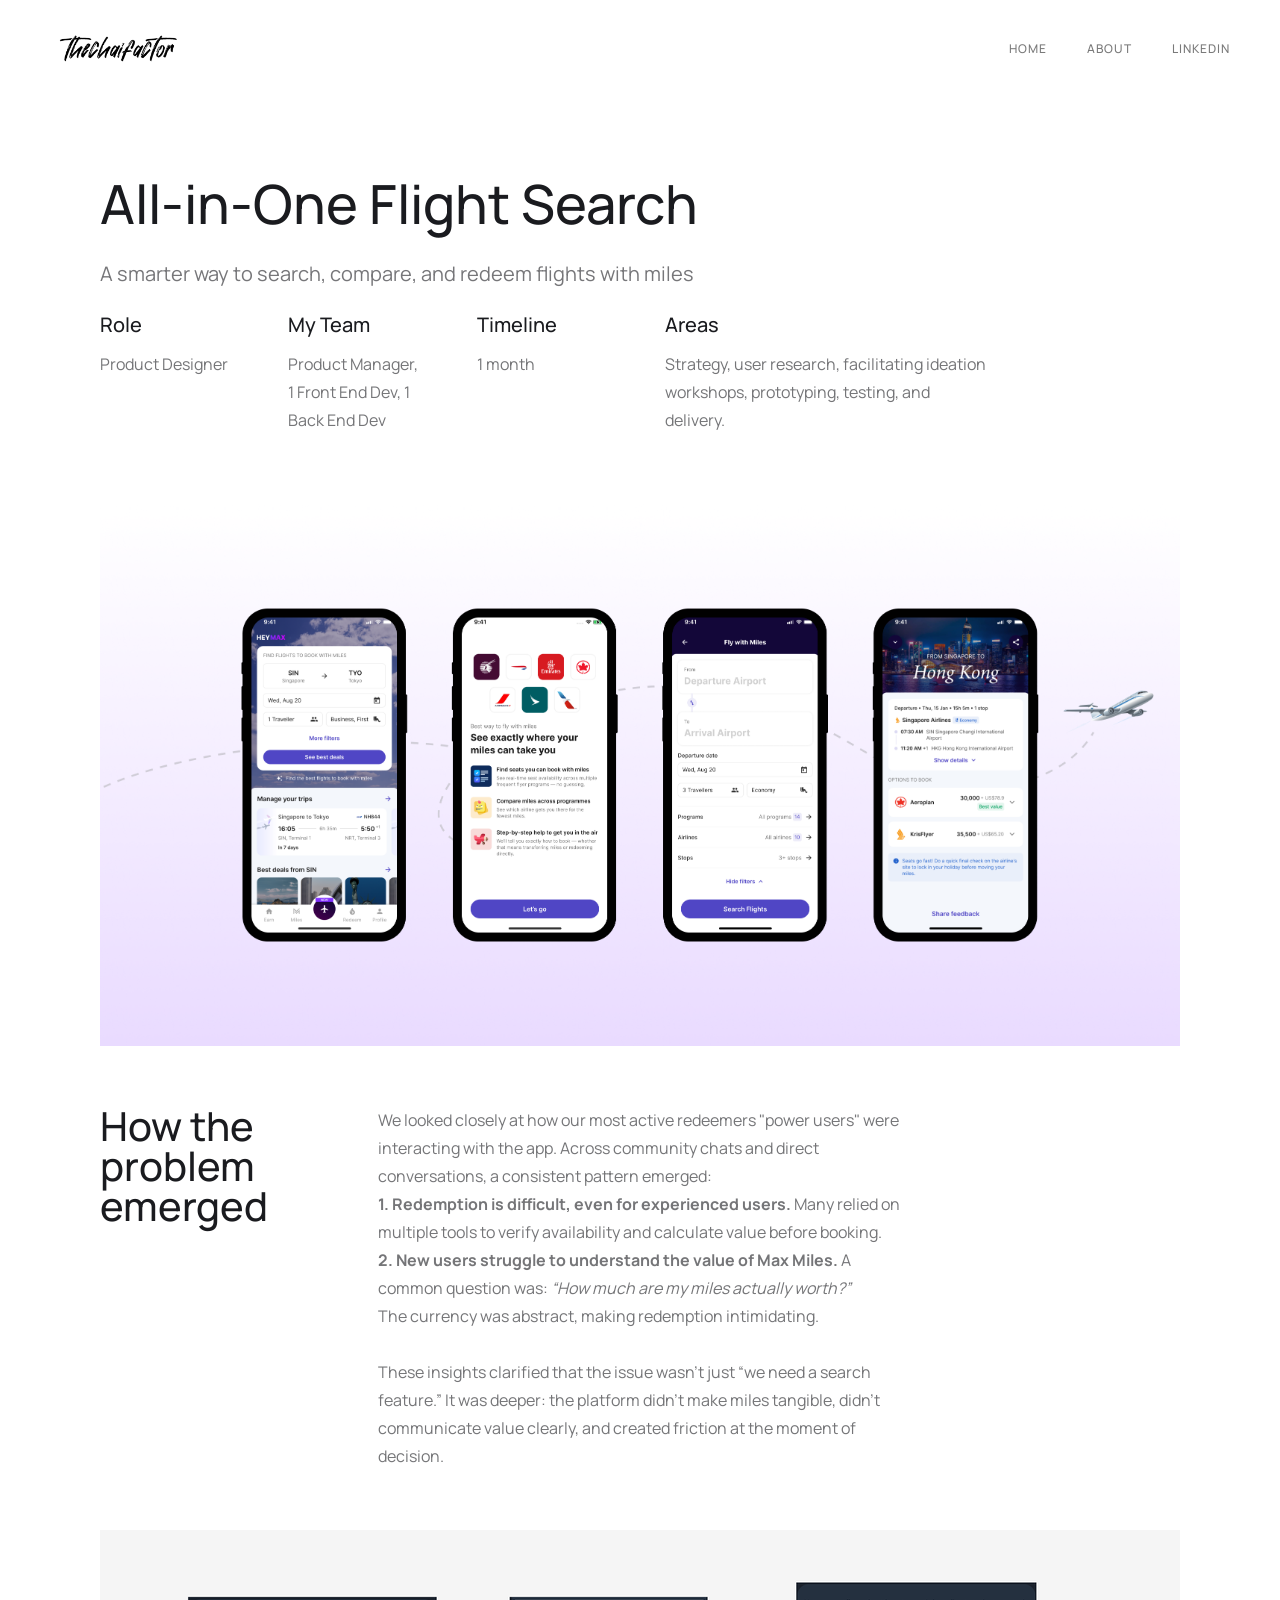
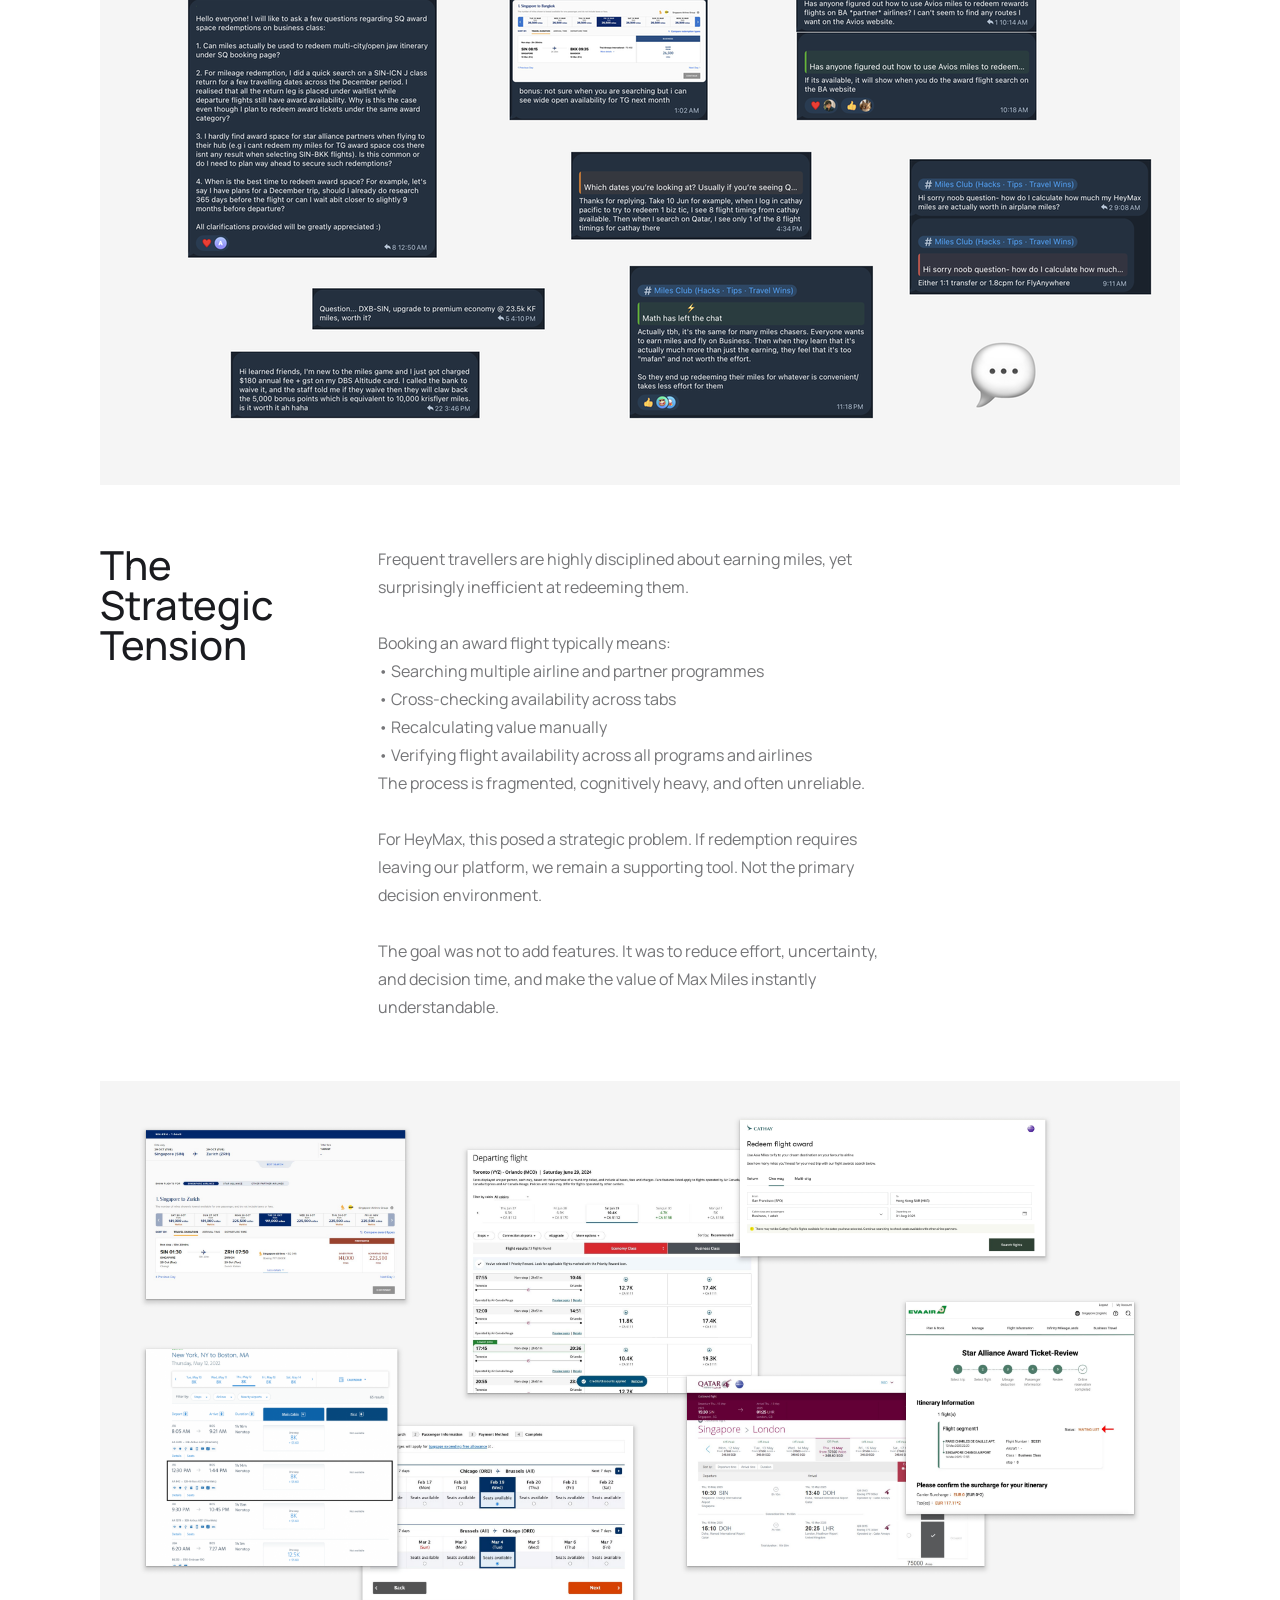
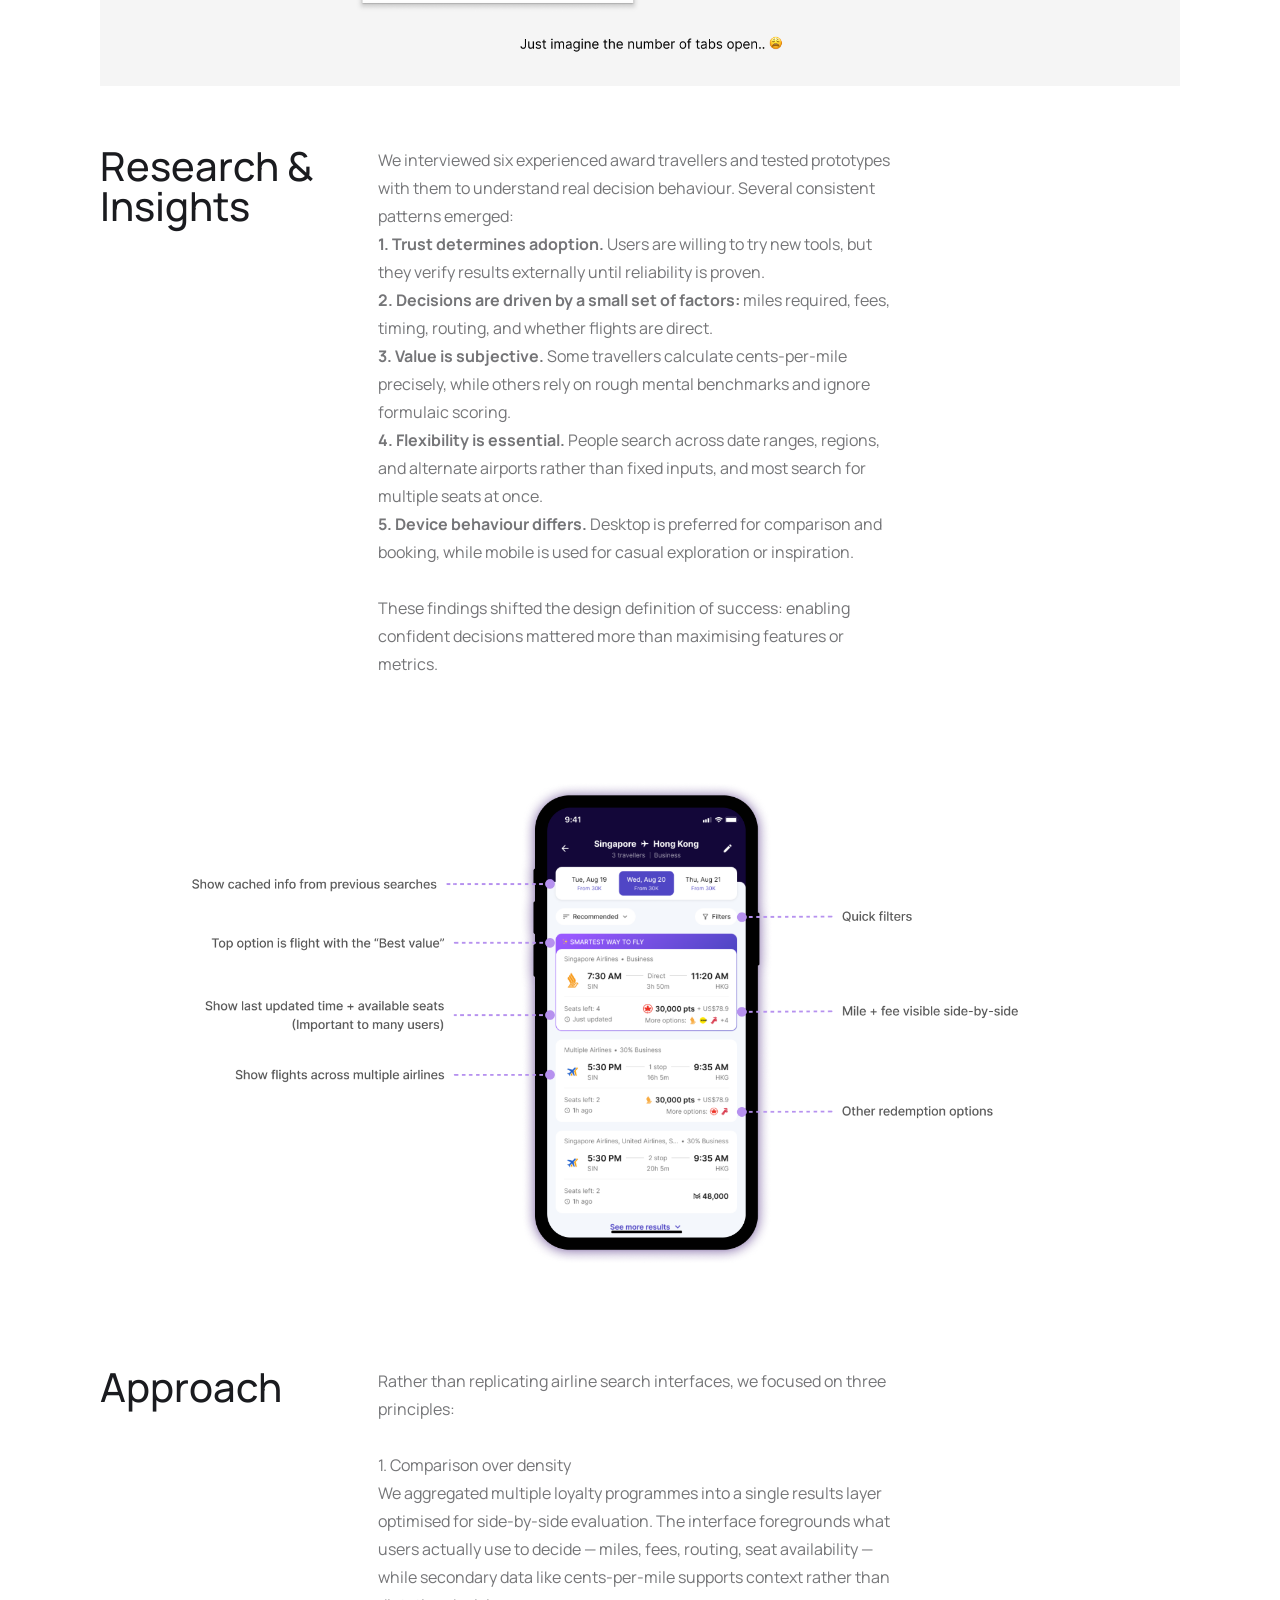
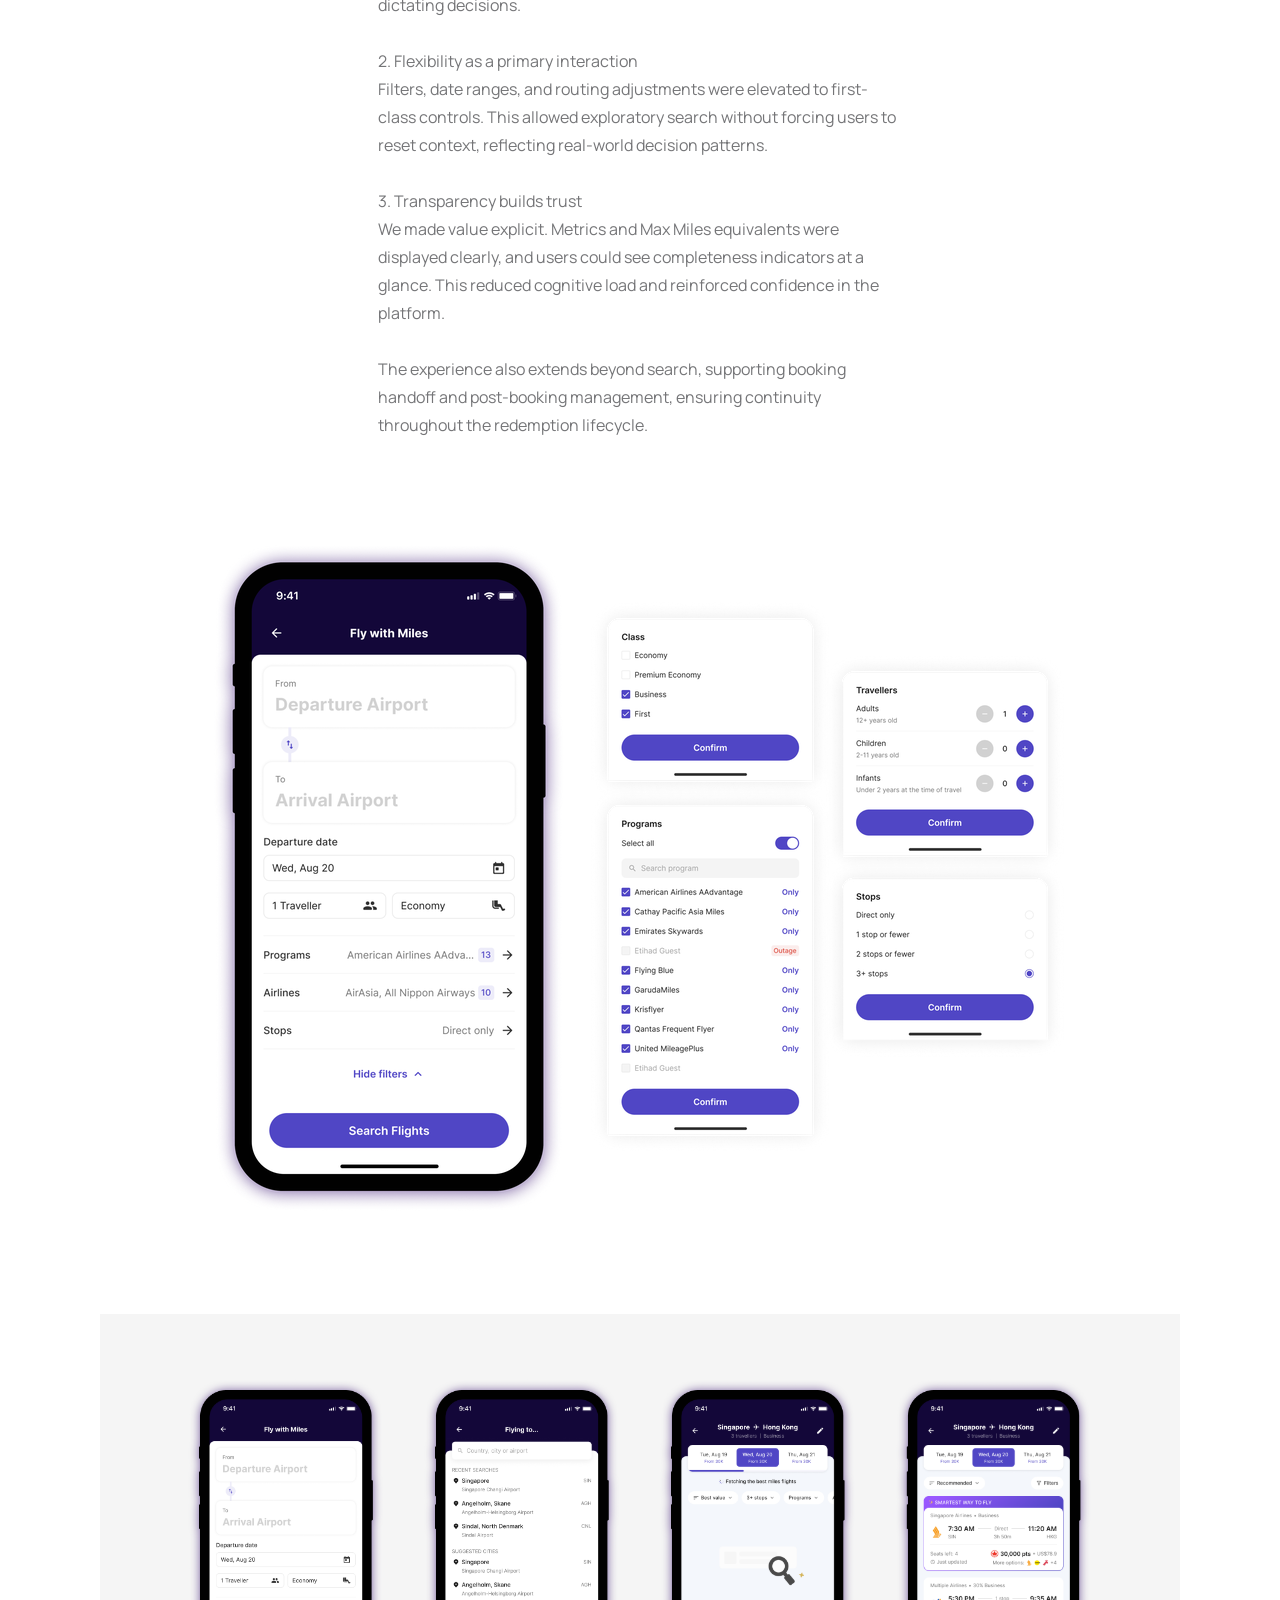
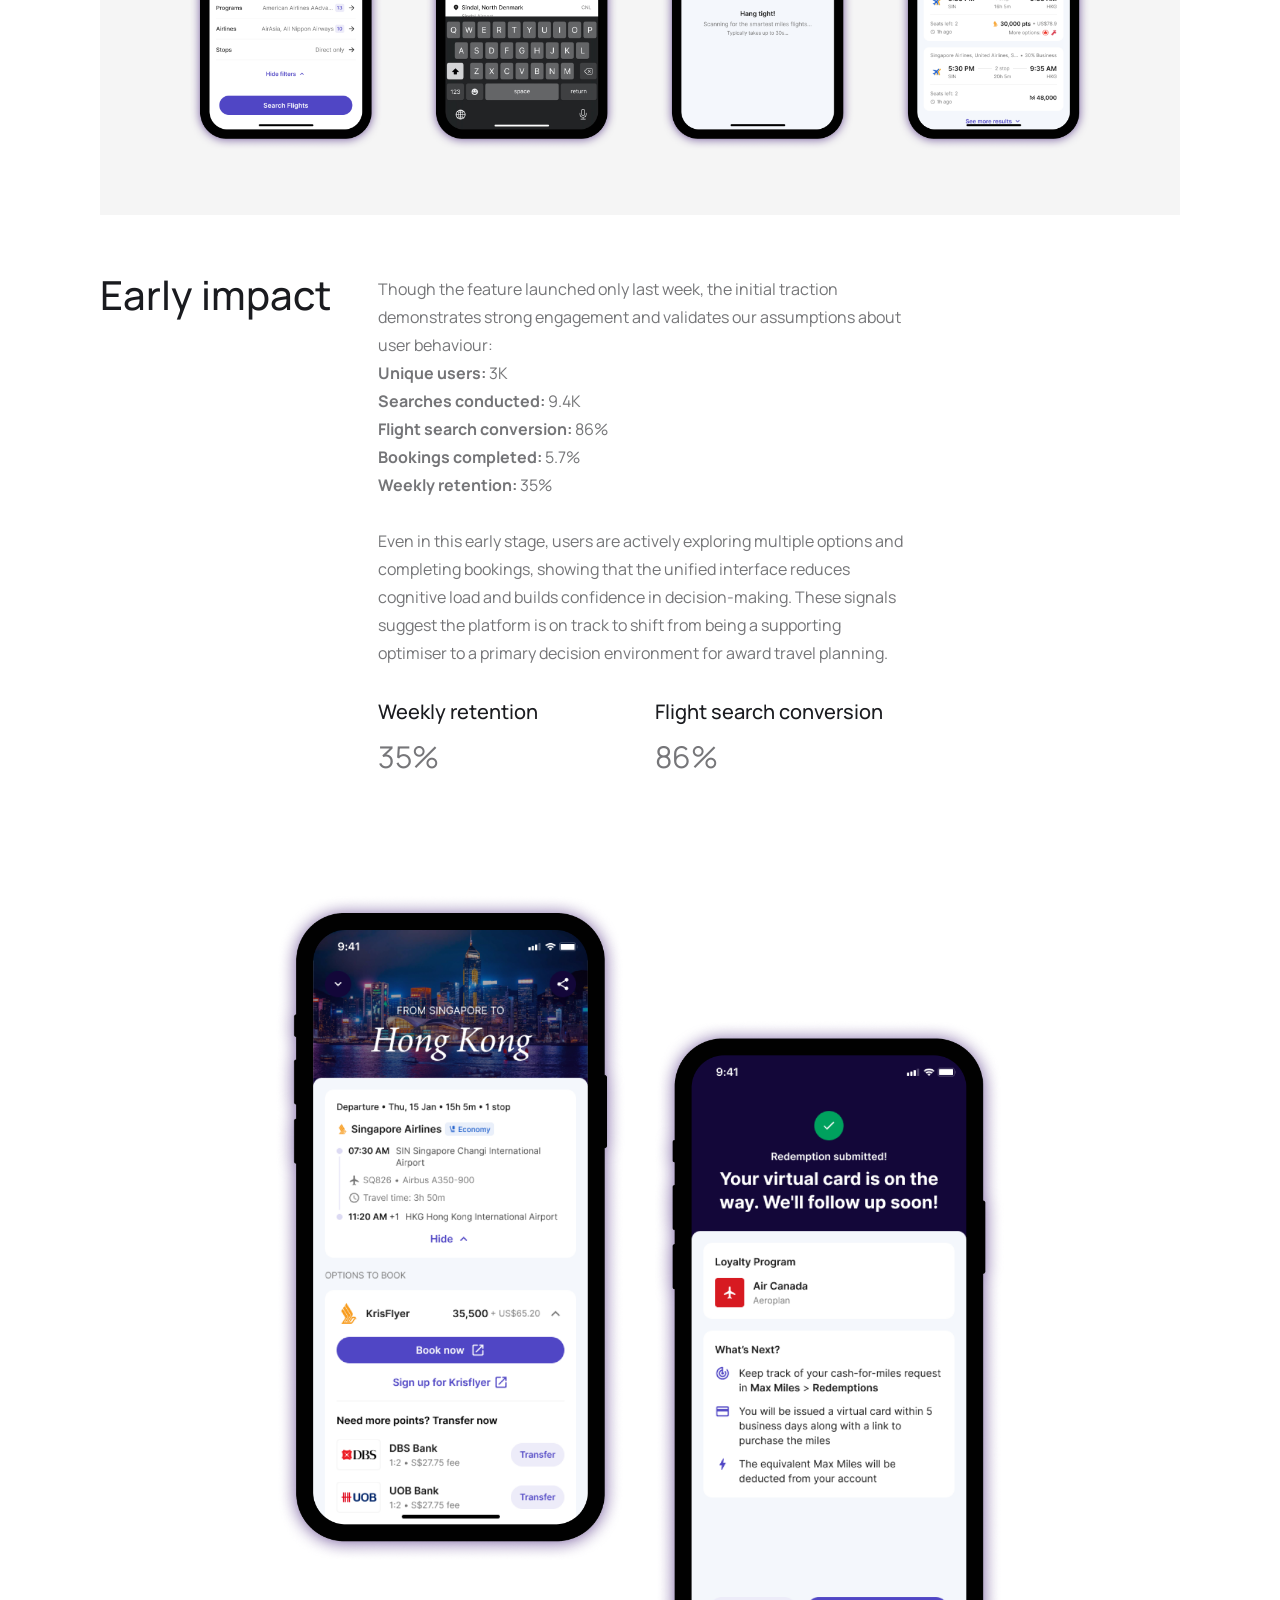
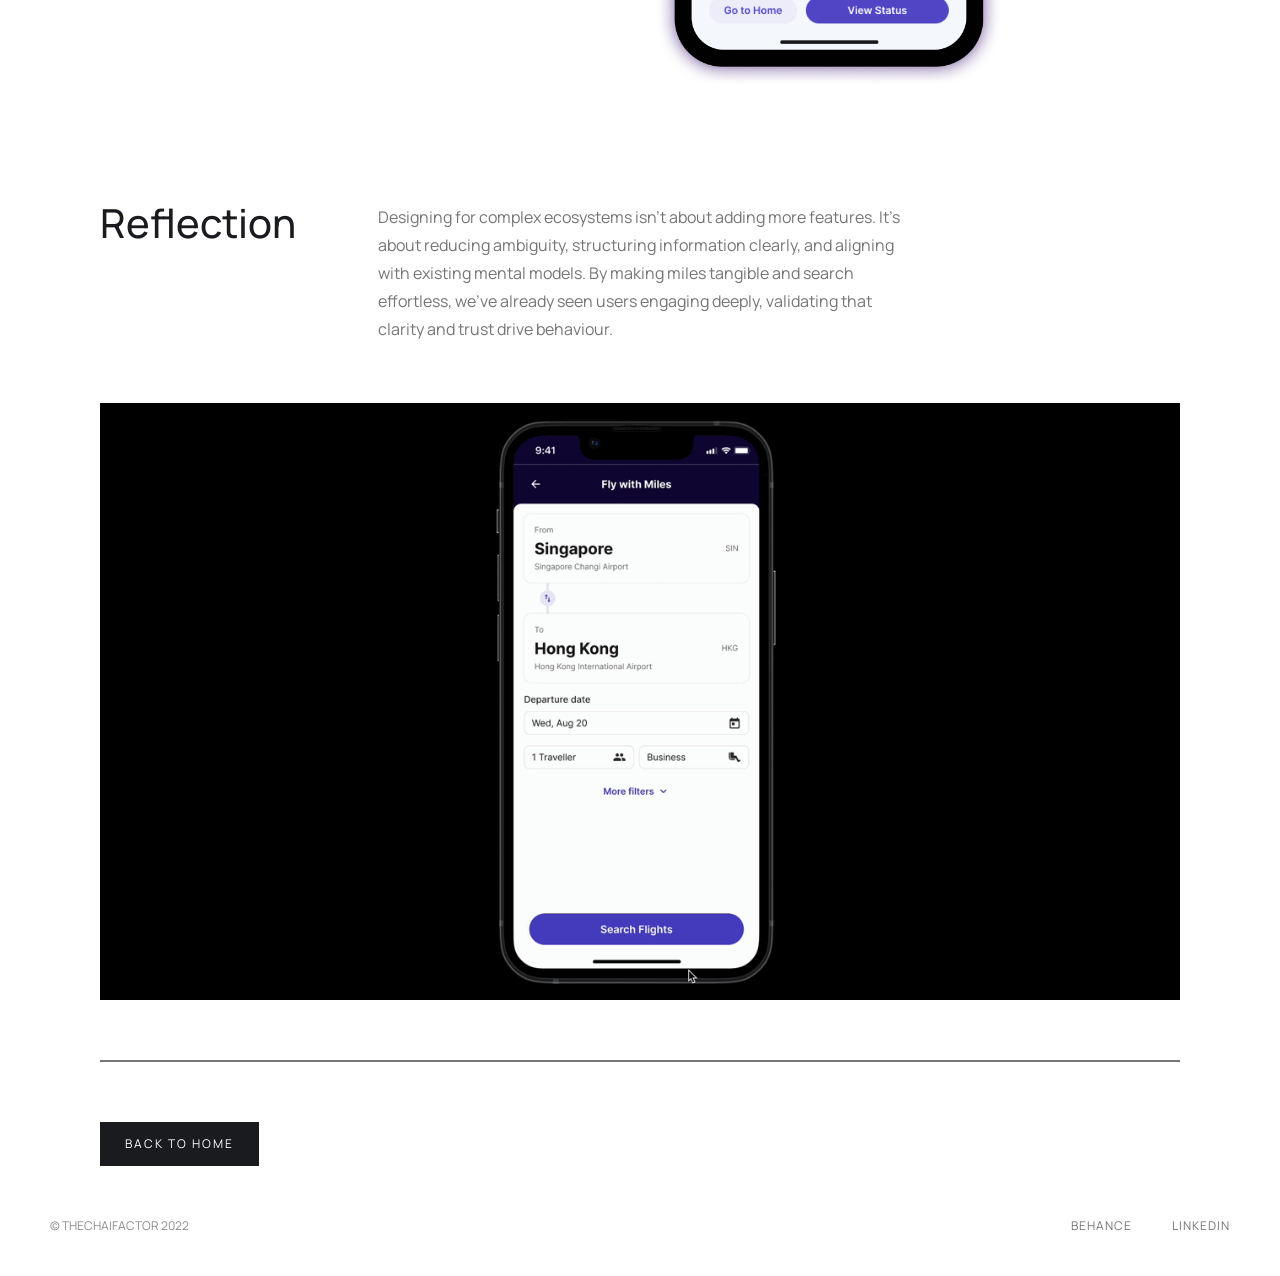
<file: work/heymax-flight-search/index.html>
<!DOCTYPE html>
<html data-wf-page="6434ffea66bed8769bbfc25c" data-wf-site="62615833ab1e103c7f920d57" lang="en"><head><meta charset="utf-8"/><title>HeyMax: All in one Flight Search</title><meta content="HeyMax: All in one Flight Search" property="og:title"/><meta content="HeyMax: All in one Flight Search" name="twitter:title"/><meta content="width=device-width, initial-scale=1" name="viewport"/><link href="/assets/css/site.css" rel="stylesheet" type="text/css"/><link href="https://fonts.googleapis.com/" rel="preconnect"/><link crossorigin="anonymous" href="https://fonts.gstatic.com/" rel="preconnect"/><script src="/assets/js/webfont.js" type="text/javascript"></script><script type="text/javascript">WebFont.load({  google: {    families: ["Montserrat:100,100italic,200,200italic,300,300italic,400,400italic,500,500italic,600,600italic,700,700italic,800,800italic,900,900italic","Inter:300,400,500,600,700","Manrope:300,400,500,600,700","Old Standard TT:300,400,500,600,700","Pirata One:300,400,500,600,700"]  }});</script><script type="text/javascript">!function(o,c){var n=c.documentElement,t=" w-mod-";n.className+=t+"js",("ontouchstart"in o||o.DocumentTouch&&c instanceof DocumentTouch)&&(n.className+=t+"touch")}(window,document);</script><link href="/assets/images/favicon.png" rel="shortcut icon" type="image/x-icon"/><link href="/assets/images/webclip.png" rel="apple-touch-icon"/><meta content="noindex" name="robots"/>
</head><body class="body-2"><div class="navigation w-nav" data-animation="default" data-collapse="medium" data-doc-height="1" data-duration="400" data-easing="ease" data-easing2="ease" role="banner"><div class="navigation-items"><a aria-label="home" class="logo-link w-nav-brand" href="/"><img alt="" class="logo-image" sizes="(max-width: 479px) 77vw, 140px" src="/assets/images/626409828124ff7c7c0c41c4_logo-1.png" srcset="/assets/images/626409828124ff7c7c0c41c4_logo-1-p-500.png 500w, /assets/images/626409828124ff7c7c0c41c4_logo-1.png 832w" width="140"/></a><div class="navigation-wrap"><nav class="navigation-items w-nav-menu" role="navigation"><a class="navigation-item w-nav-link" href="/">Home</a><a class="navigation-item w-nav-link" href="/about/">About</a><a class="navigation-item w-nav-link" href="https://www.linkedin.com/in/cherylchai/" rel="noopener" target="_blank">LinkedIn</a></nav><div aria-controls="w-nav-overlay-0" aria-expanded="false" aria-haspopup="menu" aria-label="menu" class="menu-button w-nav-button" role="button" tabindex="0"><img alt="" class="menu-icon" src="/assets/images/62615833ab1e106f7d920d68_menu-icon.png" width="22"/></div></div></div><div class="w-nav-overlay" data-wf-ignore="" id="w-nav-overlay-0"></div></div><div class="section" data-w-id="dc4b2d81-34b9-4b65-ed97-55f559a856cb"><div class="w-layout-grid project-overview-grid"><div class="div-block-9" id="w-node-_8bdc6d6a-7088-25ef-23d9-a28e9f2e3913-9bbfc25c"><h1 class="heading-jumbo">All-in-One Flight Search</h1><div class="subtitle">A smarter way to search, compare, and redeem flights with miles</div></div><div id="w-node-_8bdc6d6a-7088-25ef-23d9-a28e9f2e3918-9bbfc25c"><div class="position-name-text">Role</div><div class="paragraph-light cc-position-name">Product Designer<br/></div></div><div id="w-node-_8bdc6d6a-7088-25ef-23d9-a28e9f2e391e-9bbfc25c"><div class="position-name-text">Timeline</div><div class="paragraph-light cc-position-name">1 month</div></div><div id="w-node-_8bdc6d6a-7088-25ef-23d9-a28e9f2e3923-9bbfc25c"><div class="position-name-text">My Team</div><div class="paragraph-light cc-position-name">Product Manager, 1 Front End Dev, 1 Back End Dev<br/></div></div><div id="w-node-_8bdc6d6a-7088-25ef-23d9-a28e9f2e3929-9bbfc25c"><div class="position-name-text">Areas</div><div class="paragraph-light cc-position-name">Strategy, user research, facilitating ideation workshops, prototyping, testing, and delivery.</div></div></div></div><div class="section"><img alt="" class="detail-header-image" src="/assets/images/6996b2dc434566f53603203b_flight search1.png" srcset="/assets/images/6996b2dc434566f53603203b_flight search1-p-500.png 500w, /assets/images/6996b2dc434566f53603203b_flight search1-p-800.png 800w, /assets/images/6996b2dc434566f53603203b_flight search1-p-1080.png 1080w, /assets/images/6996b2dc434566f53603203b_flight search1-p-1600.png 1600w, /assets/images/6996b2dc434566f53603203b_flight search1-p-2000.png 2000w, /assets/images/6996b2dc434566f53603203b_flight search1.png 5790w"/><div class="w-layout-grid text-description"><div class="paragraph-light" id="w-node-ffdd5b9f-b121-a05c-64b1-44e134a4c72f-9bbfc25c">We looked closely at how our most active redeemers "power users" were interacting with the app. Across community chats and direct conversations, a consistent pattern emerged:<strong><br/>1. Redemption is difficult, even for experienced users.</strong> Many relied on multiple tools to verify availability and calculate value before booking.<br/><strong>2. </strong><strong>New users struggle to understand the value of Max Miles.</strong> A common question was: <em>“How much are my miles actually worth?”</em> <br/>The currency was abstract, making redemption intimidating.<br/><br/>These insights clarified that the issue wasn’t just “we need a search feature.” It was deeper: the platform didn’t make miles tangible, didn’t communicate value clearly, and created friction at the moment of decision.<br/></div><div class="header-paragraph">How the problem emerged</div></div><img alt="" class="detail-image" sizes="(max-width: 991px) 100vw, 920px" src="/assets/images/69a2ff867d228932ca6072f3_user-before.png" srcset="/assets/images/69a2ff867d228932ca6072f3_user-before-p-500.png 500w, /assets/images/69a2ff867d228932ca6072f3_user-before-p-800.png 800w, /assets/images/69a2ff867d228932ca6072f3_user-before-p-1080.png 1080w, /assets/images/69a2ff867d228932ca6072f3_user-before-p-1600.png 1600w, /assets/images/69a2ff867d228932ca6072f3_user-before-p-2000.png 2000w, /assets/images/69a2ff867d228932ca6072f3_user-before.png 3580w" width="920"/><div class="w-layout-grid text-description"><div class="paragraph-light" id="w-node-e756ee34-e592-9872-64f5-419dc7531274-9bbfc25c">Frequent travellers are highly disciplined about earning miles, yet surprisingly inefficient at redeeming them.<br/><br/>Booking an award flight typically means:<br/>• Searching multiple airline and partner programmes<br/>• Cross-checking availability across tabs<br/>• Recalculating value manually<br/>• Verifying flight availability across all programs and airlines<br/>The process is fragmented, cognitively heavy, and often unreliable.<br/><br/>For HeyMax, this posed a strategic problem. If redemption requires leaving our platform, we remain a supporting tool. Not the primary decision environment. <br/><br/>The goal was not to add features. It was to reduce effort, uncertainty, and decision time, and make the value of Max Miles instantly understandable.</div><div class="header-paragraph" id="w-node-e756ee34-e592-9872-64f5-419dc7531272-9bbfc25c">The Strategic Tension</div></div><img alt="" class="detail-image" sizes="(max-width: 991px) 100vw, 920px" src="/assets/images/69a3024540d2f63032f7e99a_multiple apps.png" srcset="/assets/images/69a3024540d2f63032f7e99a_multiple apps-p-500.png 500w, /assets/images/69a3024540d2f63032f7e99a_multiple apps-p-800.png 800w, /assets/images/69a3024540d2f63032f7e99a_multiple apps-p-1080.png 1080w, /assets/images/69a3024540d2f63032f7e99a_multiple apps-p-1600.png 1600w, /assets/images/69a3024540d2f63032f7e99a_multiple apps-p-2000.png 2000w, /assets/images/69a3024540d2f63032f7e99a_multiple apps.png 3580w" width="920"/><div class="w-layout-grid text-description"><div class="header-paragraph">Research &amp; Insights</div><div class="paragraph-light" id="w-node-d6c69510-ec9c-3133-7f4a-9365bcbece1f-9bbfc25c">We interviewed six experienced award travellers and tested prototypes with them to understand real decision behaviour. Several consistent patterns emerged:<br/><strong>1. </strong><strong>Trust determines adoption.</strong> Users are willing to try new tools, but they verify results externally until reliability is proven.<br/><strong>2. </strong><strong>Decisions are driven by a small set of factors:</strong> miles required, fees, timing, routing, and whether flights are direct.<br/><strong>3. </strong><strong>Value is subjective.</strong> Some travellers calculate cents-per-mile precisely, while others rely on rough mental benchmarks and ignore formulaic scoring.<br/><strong>4. </strong><strong>Flexibility is essential.</strong> People search across date ranges, regions, and alternate airports rather than fixed inputs, and most search for multiple seats at once.<br/><strong>5. </strong><strong>Device behaviour differs.</strong> Desktop is preferred for comparison and booking, while mobile is used for casual exploration or inspiration.<br/><br/>These findings shifted the design definition of success: enabling confident decisions mattered more than maximising features or metrics.</div></div><img alt="" class="detail-image" sizes="(max-width: 991px) 100vw, 920px" src="/assets/images/69a304c5aac198bb17437e24_a0b2eb3aa4e660d45b42fe85668d6d38_results page.png" srcset="/assets/images/69a304c5aac198bb17437e24_a0b2eb3aa4e660d45b42fe85668d6d38_results page-p-500.png 500w, /assets/images/69a304c5aac198bb17437e24_a0b2eb3aa4e660d45b42fe85668d6d38_results page-p-800.png 800w, /assets/images/69a304c5aac198bb17437e24_a0b2eb3aa4e660d45b42fe85668d6d38_results page-p-1080.png 1080w, /assets/images/69a304c5aac198bb17437e24_a0b2eb3aa4e660d45b42fe85668d6d38_results page-p-1600.png 1600w, /assets/images/69a304c5aac198bb17437e24_a0b2eb3aa4e660d45b42fe85668d6d38_results page-p-2000.png 2000w, /assets/images/69a304c5aac198bb17437e24_a0b2eb3aa4e660d45b42fe85668d6d38_results page.png 3580w" width="920"/><div class="w-layout-grid text-description"><div class="paragraph-light" id="w-node-_842c9078-aaa6-01fb-93f4-1507b3d922fd-9bbfc25c">Rather than replicating airline search interfaces, we focused on three principles:<br/><br/>1. Comparison over density<br/>We aggregated multiple loyalty programmes into a single results layer optimised for side-by-side evaluation. The interface foregrounds what users actually use to decide — miles, fees, routing, seat availability — while secondary data like cents-per-mile supports context rather than dictating decisions.<br/><br/>2. Flexibility as a primary interaction<br/>Filters, date ranges, and routing adjustments were elevated to first-class controls. This allowed exploratory search without forcing users to reset context, reflecting real-world decision patterns.<br/><br/>3. Transparency builds trust<br/>We made value explicit. Metrics and Max Miles equivalents were displayed clearly, and users could see completeness indicators at a glance. This reduced cognitive load and reinforced confidence in the platform.<br/><br/>The experience also extends beyond search, supporting booking handoff and post-booking management, ensuring continuity throughout the redemption lifecycle.</div><div class="header-paragraph">Approach</div></div><img alt="" class="detail-image" sizes="(max-width: 991px) 100vw, 920px" src="/assets/images/6998056b8730c7436cd9298d_filters.png" srcset="/assets/images/6998056b8730c7436cd9298d_filters-p-500.png 500w, /assets/images/6998056b8730c7436cd9298d_filters-p-800.png 800w, /assets/images/6998056b8730c7436cd9298d_filters-p-1080.png 1080w, /assets/images/6998056b8730c7436cd9298d_filters-p-1600.png 1600w, /assets/images/6998056b8730c7436cd9298d_filters-p-2000.png 2000w, /assets/images/6998056b8730c7436cd9298d_filters.png 3580w" width="920"/><img alt="" class="detail-image" sizes="(max-width: 991px) 100vw, 920px" src="/assets/images/69980469bcb192d3e22e711a_flight search.png" srcset="/assets/images/69980469bcb192d3e22e711a_flight search-p-500.png 500w, /assets/images/69980469bcb192d3e22e711a_flight search-p-800.png 800w, /assets/images/69980469bcb192d3e22e711a_flight search-p-1080.png 1080w, /assets/images/69980469bcb192d3e22e711a_flight search-p-1600.png 1600w, /assets/images/69980469bcb192d3e22e711a_flight search-p-2000.png 2000w, /assets/images/69980469bcb192d3e22e711a_flight search.png 3580w" width="920"/><div class="w-layout-grid impact-grid"><div class="header-paragraph" id="w-node-bd716ae9-ca94-4810-bc4f-efafc9e17c7b-9bbfc25c">Early impact</div><div id="w-node-bd716ae9-ca94-4810-bc4f-efafc9e17c7d-9bbfc25c"><div class="position-name-text">Weekly retention</div><div class="impact-numbers">35%<br/></div></div><div class="paragraph-light" id="w-node-bd716ae9-ca94-4810-bc4f-efafc9e17c78-9bbfc25c">Though the feature launched only last week, the initial traction demonstrates strong engagement and validates our assumptions about user behaviour:<br/>‍<strong>Unique users:</strong> 3K<br/>‍<strong>Searches conducted:</strong> 9.4K<br/>‍<strong>Flight search conversion:</strong> 86%<br/>‍<strong>Bookings completed:</strong> 5.7%<br/>‍<strong>Weekly retention:</strong> 35%<br/><br/>Even in this early stage, users are actively exploring multiple options and completing bookings, showing that the unified interface reduces cognitive load and builds confidence in decision-making. These signals suggest the platform is on track to shift from being a supporting optimiser to a primary decision environment for award travel planning.<br/></div><div id="w-node-bd716ae9-ca94-4810-bc4f-efafc9e17c83-9bbfc25c"><div class="position-name-text">Flight search conversion</div><div class="impact-numbers">86%<br/></div></div></div><img alt="" class="detail-image" height="Auto" sizes="(max-width: 991px) 100vw, 920px" src="/assets/images/699809cf04a1c8182b2cb804_flight search-1.png" srcset="/assets/images/699809cf04a1c8182b2cb804_flight search-1-p-500.png 500w, /assets/images/699809cf04a1c8182b2cb804_flight search-1-p-800.png 800w, /assets/images/699809cf04a1c8182b2cb804_flight search-1-p-1080.png 1080w, /assets/images/699809cf04a1c8182b2cb804_flight search-1-p-1600.png 1600w, /assets/images/699809cf04a1c8182b2cb804_flight search-1-p-2000.png 2000w, /assets/images/699809cf04a1c8182b2cb804_flight search-1.png 3580w" width="920"/><div class="w-layout-grid text-description"><div class="paragraph-light" id="w-node-_9145f61b-28ff-fa3c-435b-b0c890535d22-9bbfc25c">Designing for complex ecosystems isn’t about adding more features. It’s about reducing ambiguity, structuring information clearly, and aligning with existing mental models. By making miles tangible and search effortless, we’ve already seen users engaging deeply, validating that clarity and trust drive behaviour.</div><div class="header-paragraph">Reflection</div></div><img alt="" class="detail-image" height="Auto" src="/assets/images/69980a1033d7c0920153f5b0_ScreenRecording2026-02-20at3.07.53PM-ezgif.com-speed.gif" width="920"/><div class="line"></div><a class="button w-button" href="/">Back to Home</a></div><div class="footer-wrap"><div><a class="webflow-link w-inline-block" href="/"><div class="paragraph-tiny">© thechaifactor 2022</div></a></div><div class="footer-links"><a class="footer-item" href="https://behance.net/chaiwanmushi" rel="noopener" target="_blank">BEHANCE</a><a class="footer-item" href="https://www.linkedin.com/in/cherylchai/" rel="noopener" target="_blank">LinkedIN</a></div></div><script src="/assets/js/jquery-3.5.1.min.dc5e7f18c8.js" type="text/javascript"></script><script src="/assets/js/webflow.schunk.f71e4146cdb343d7.js" type="text/javascript"></script><script src="/assets/js/webflow.94b339a6.3860077135fd0abd.js" type="text/javascript"></script></body></html>
</file>
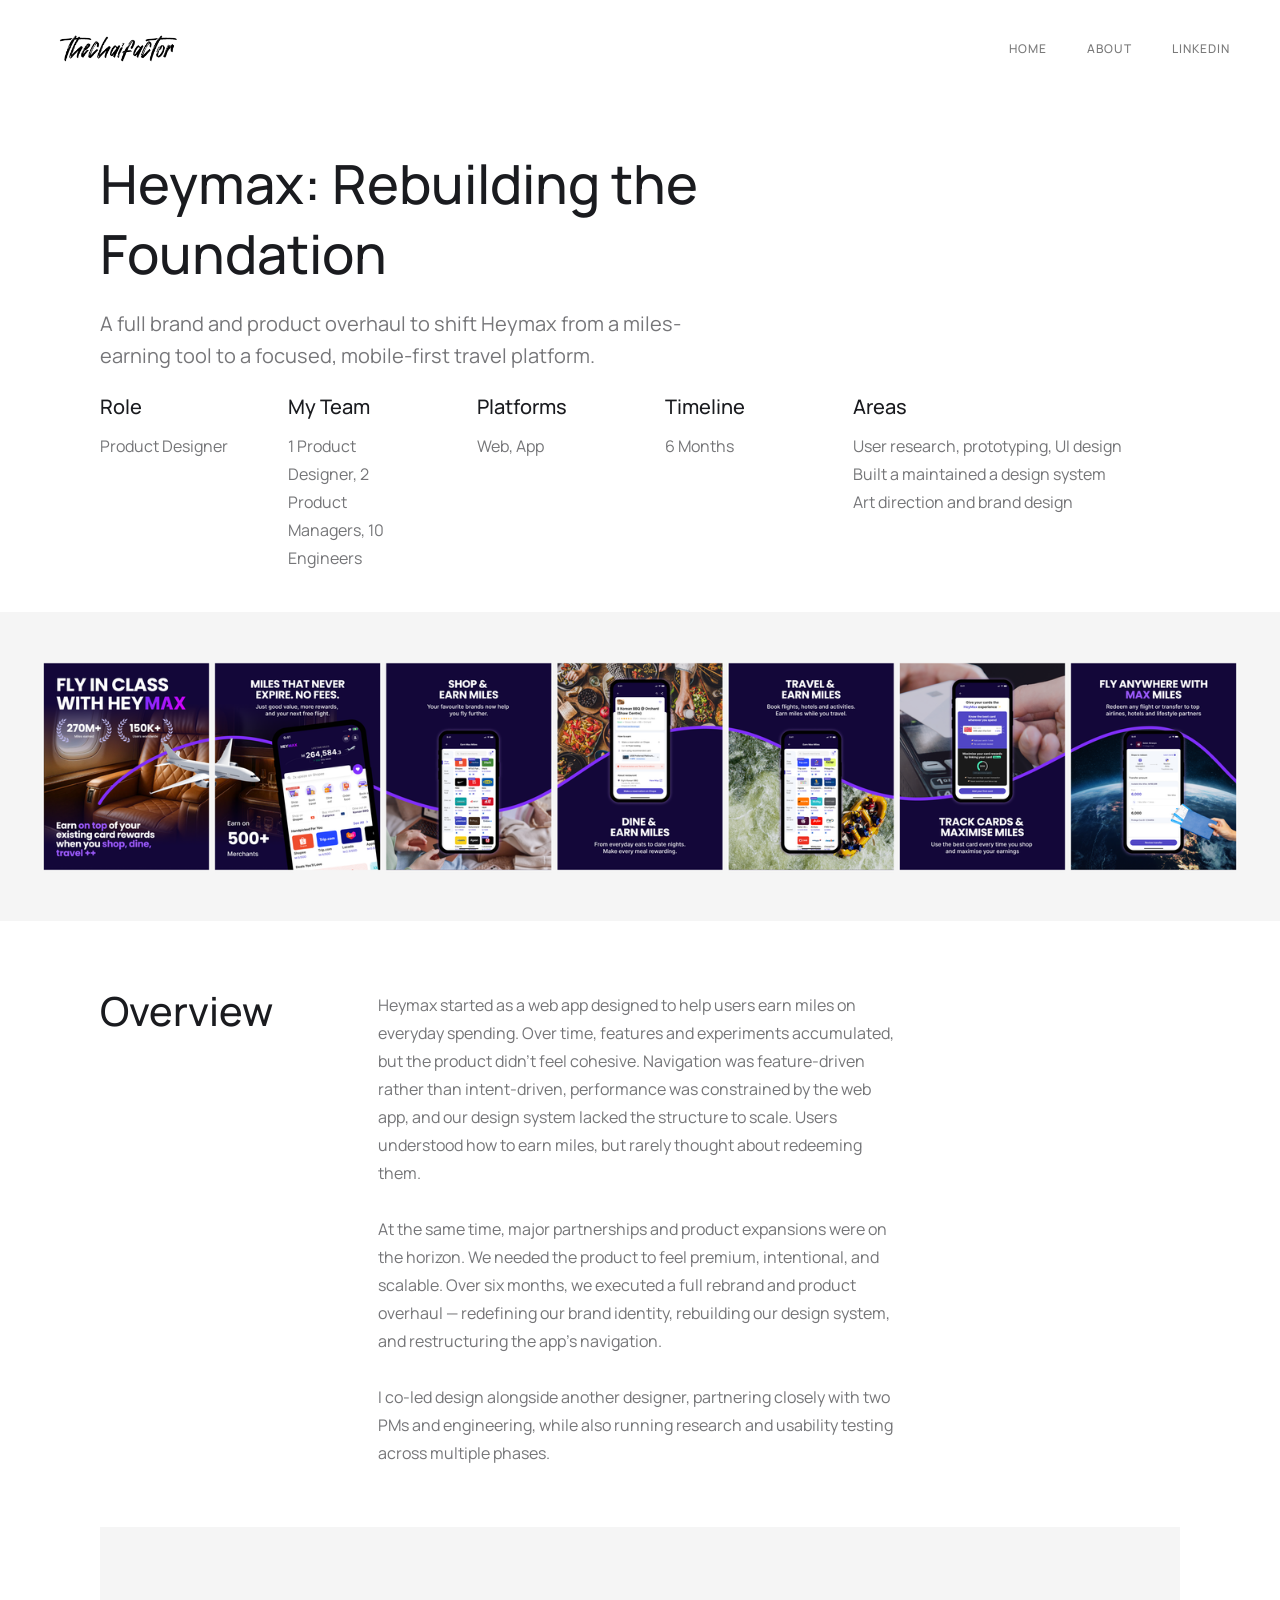
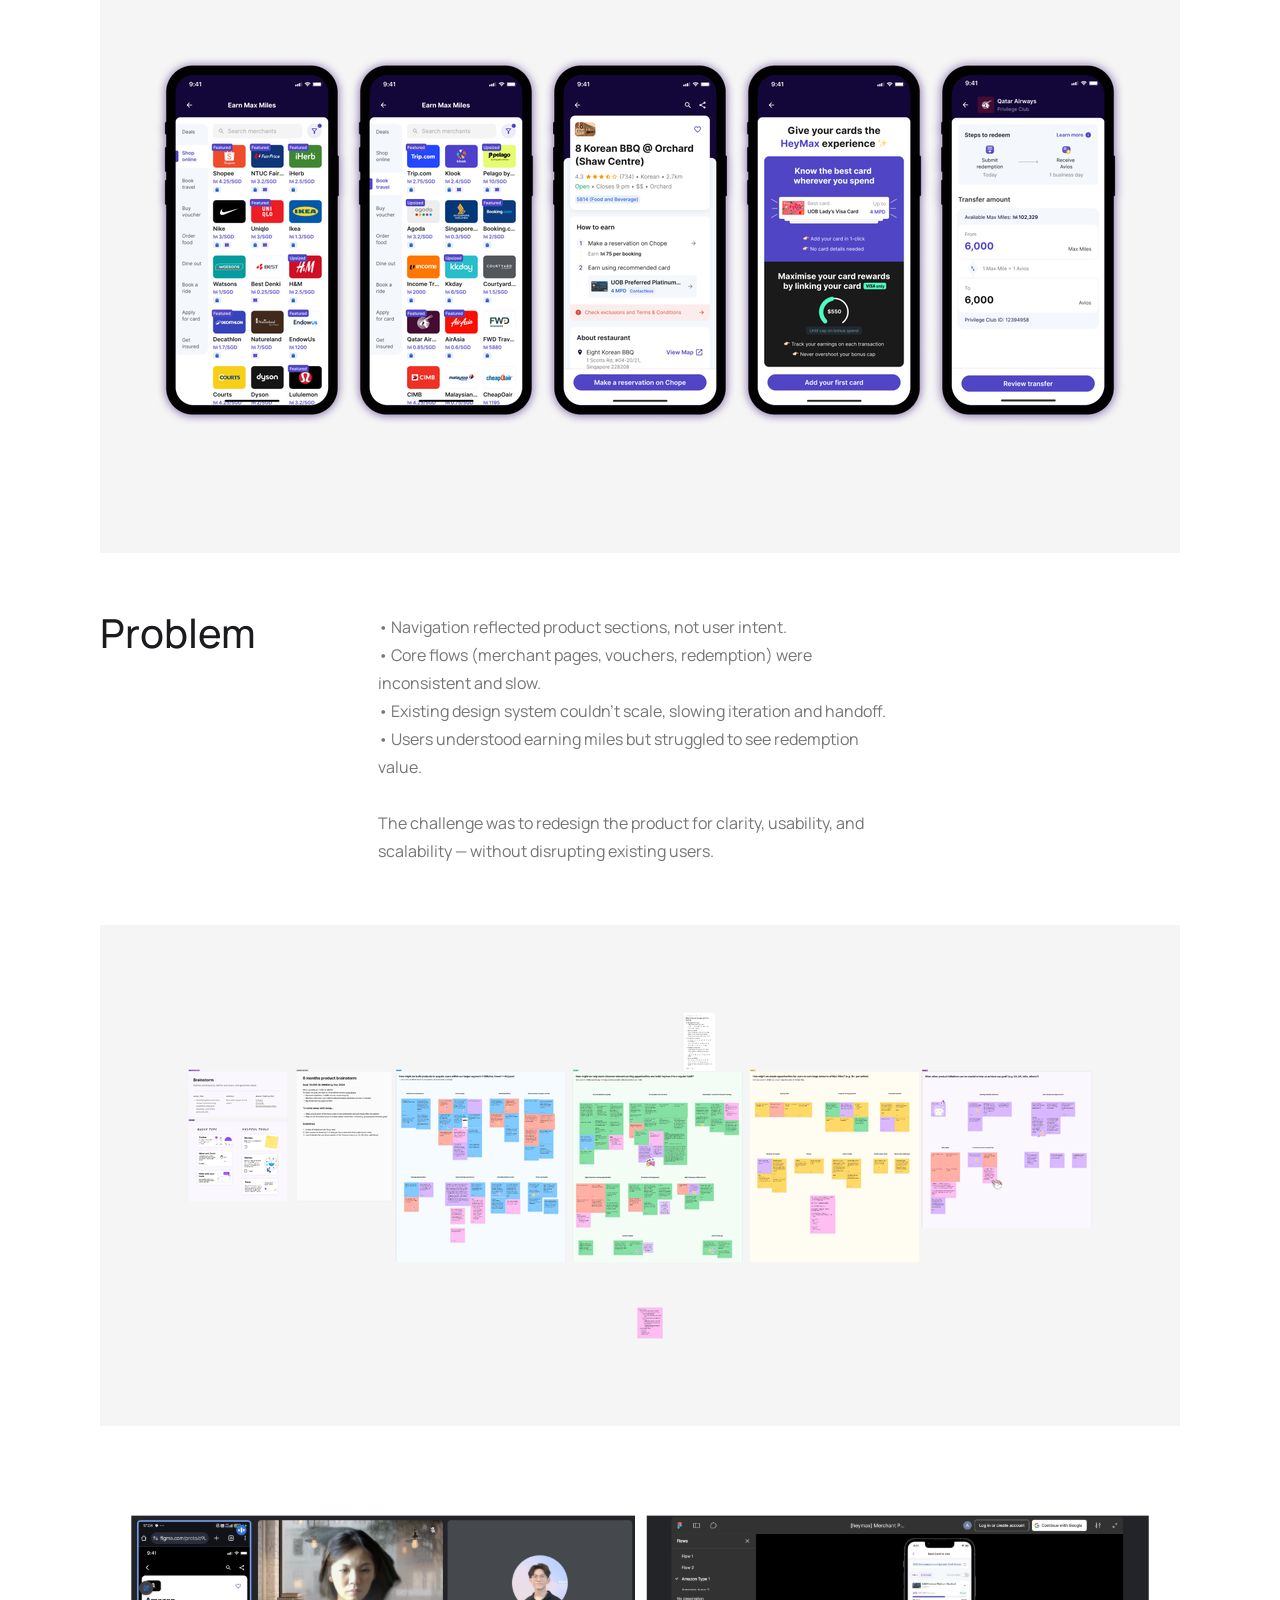
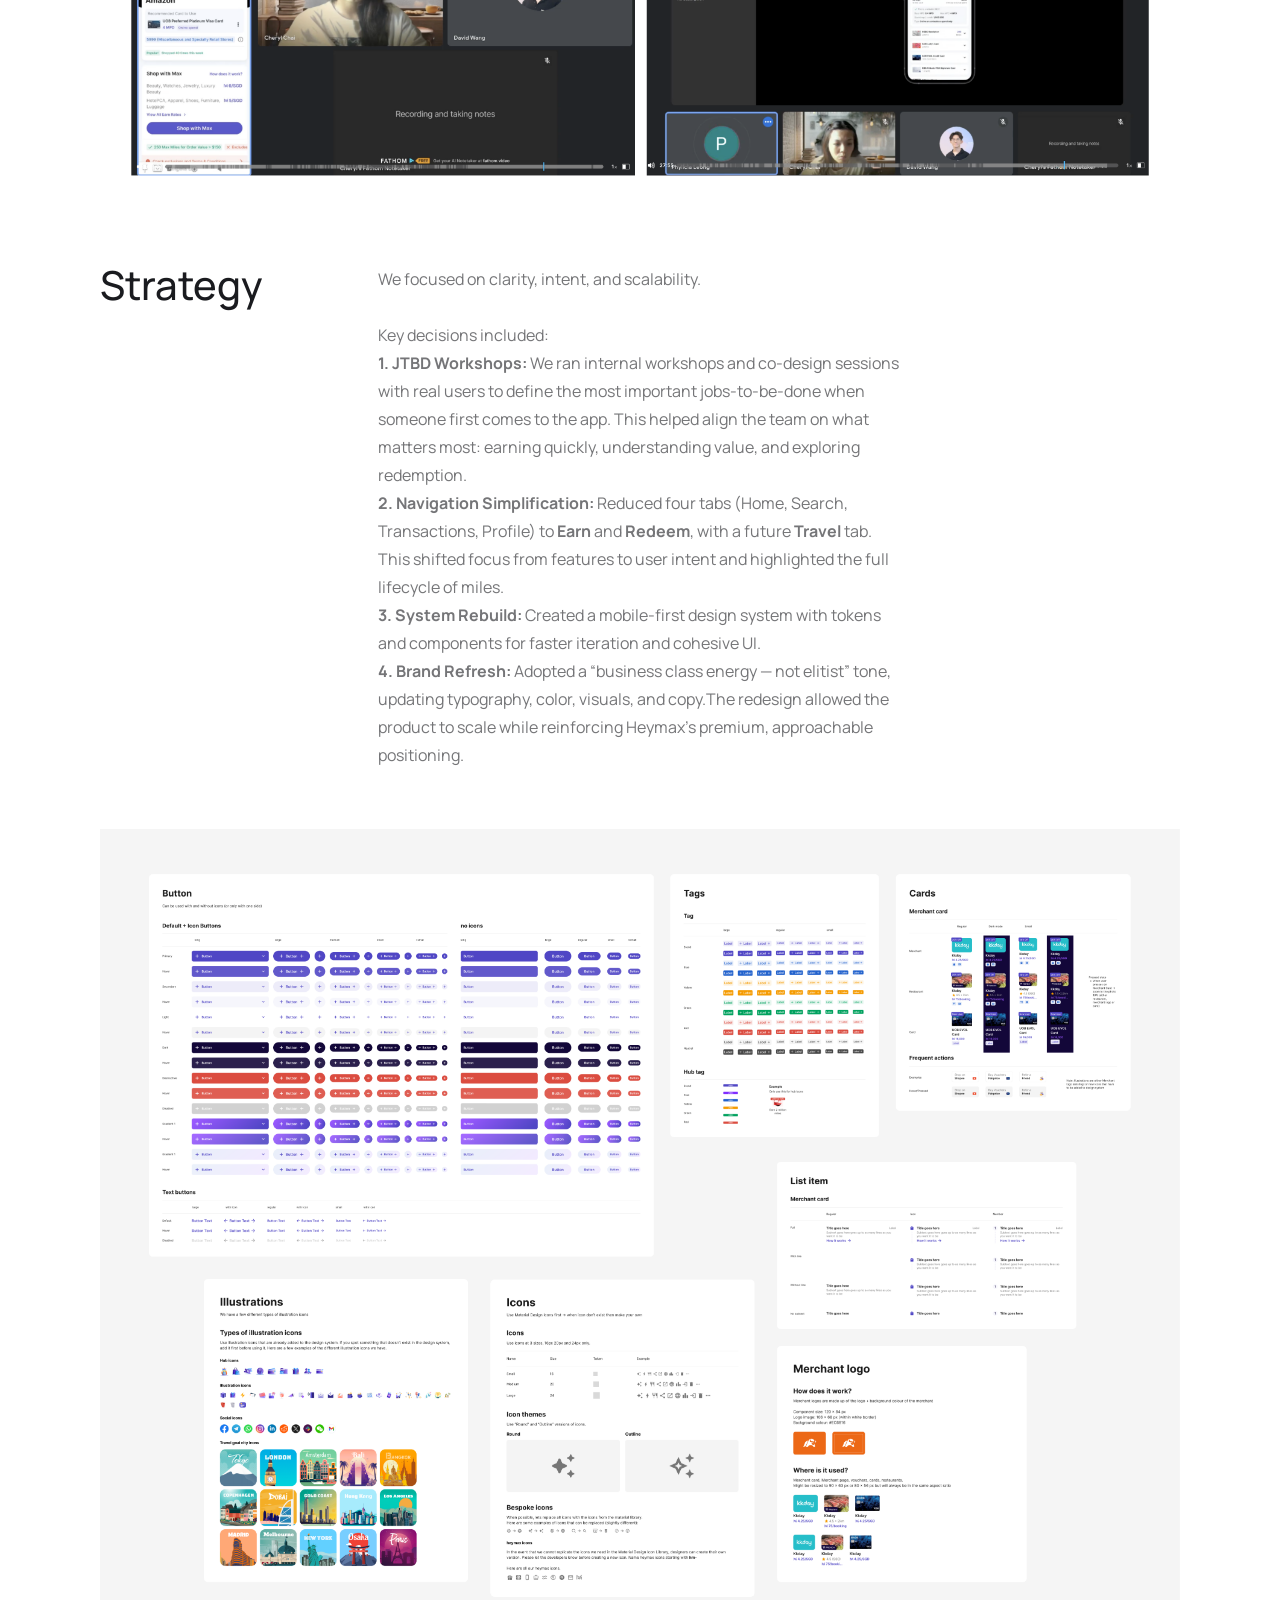
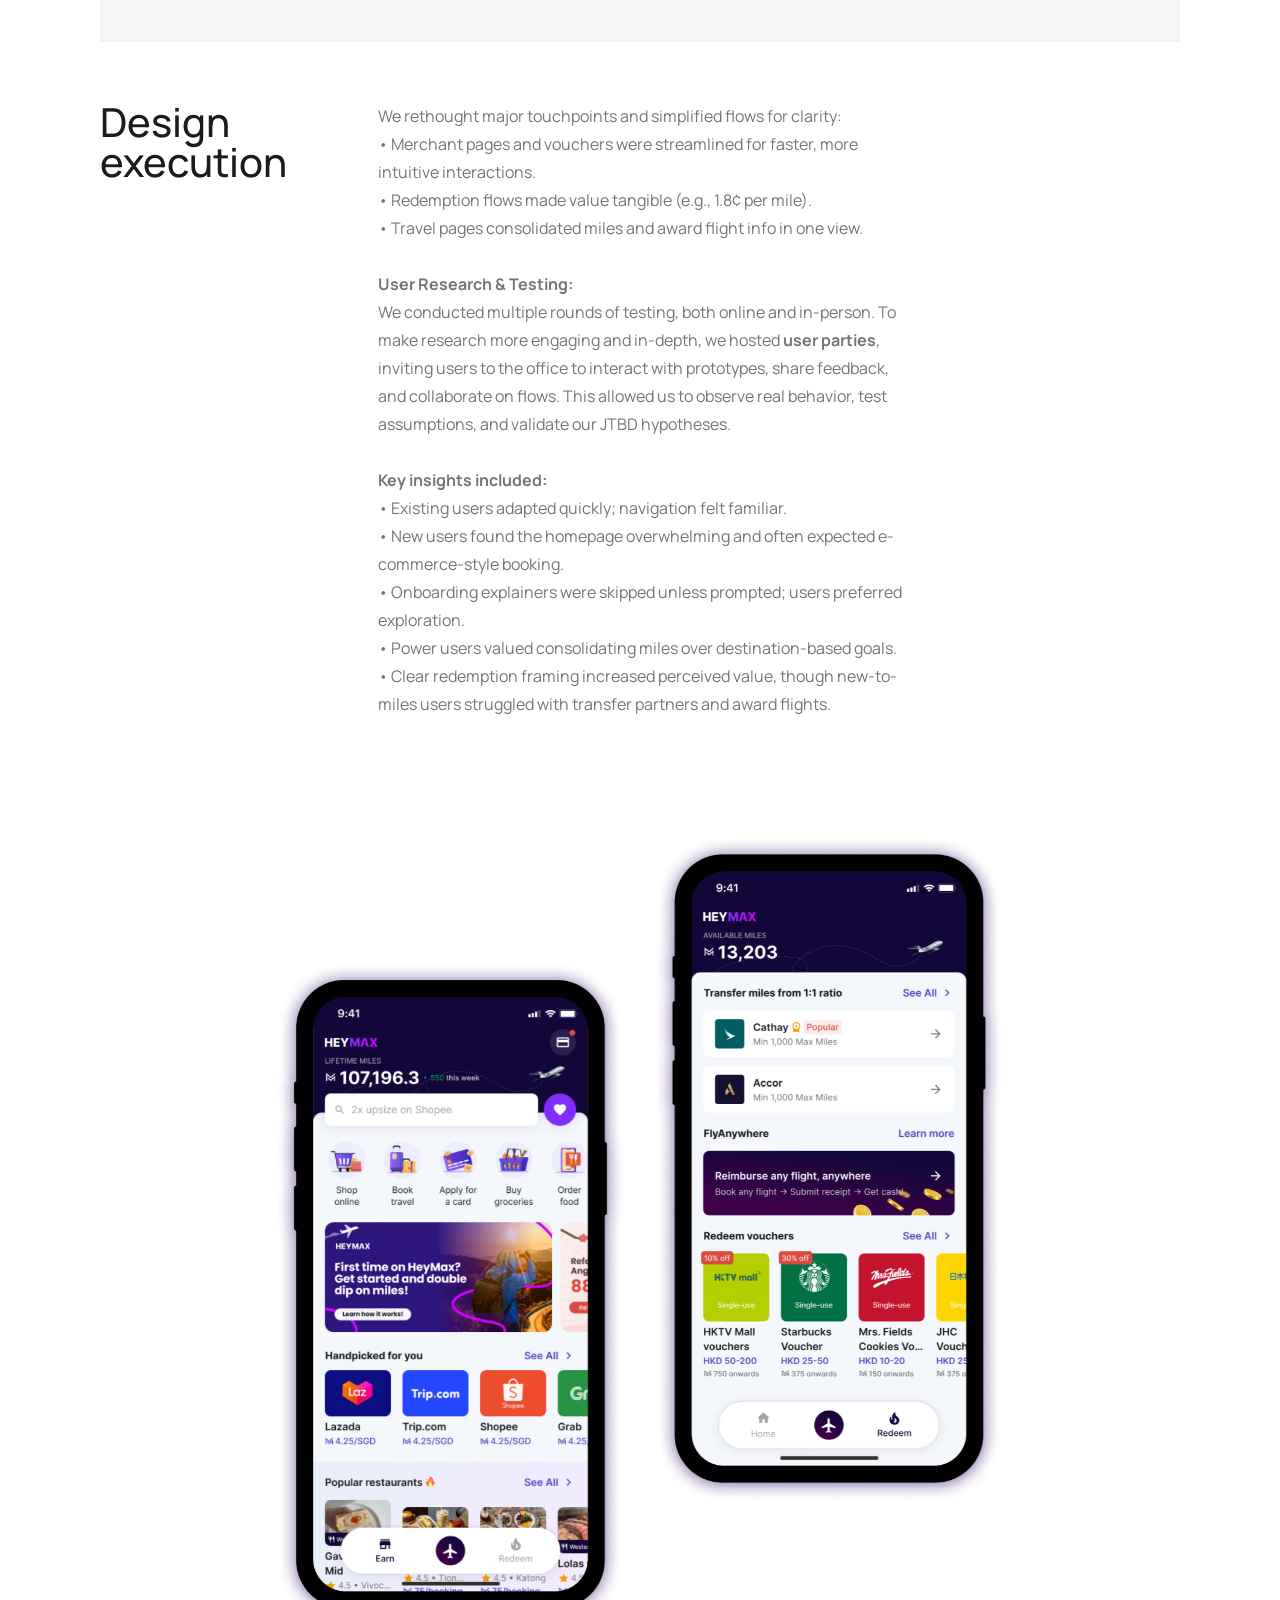
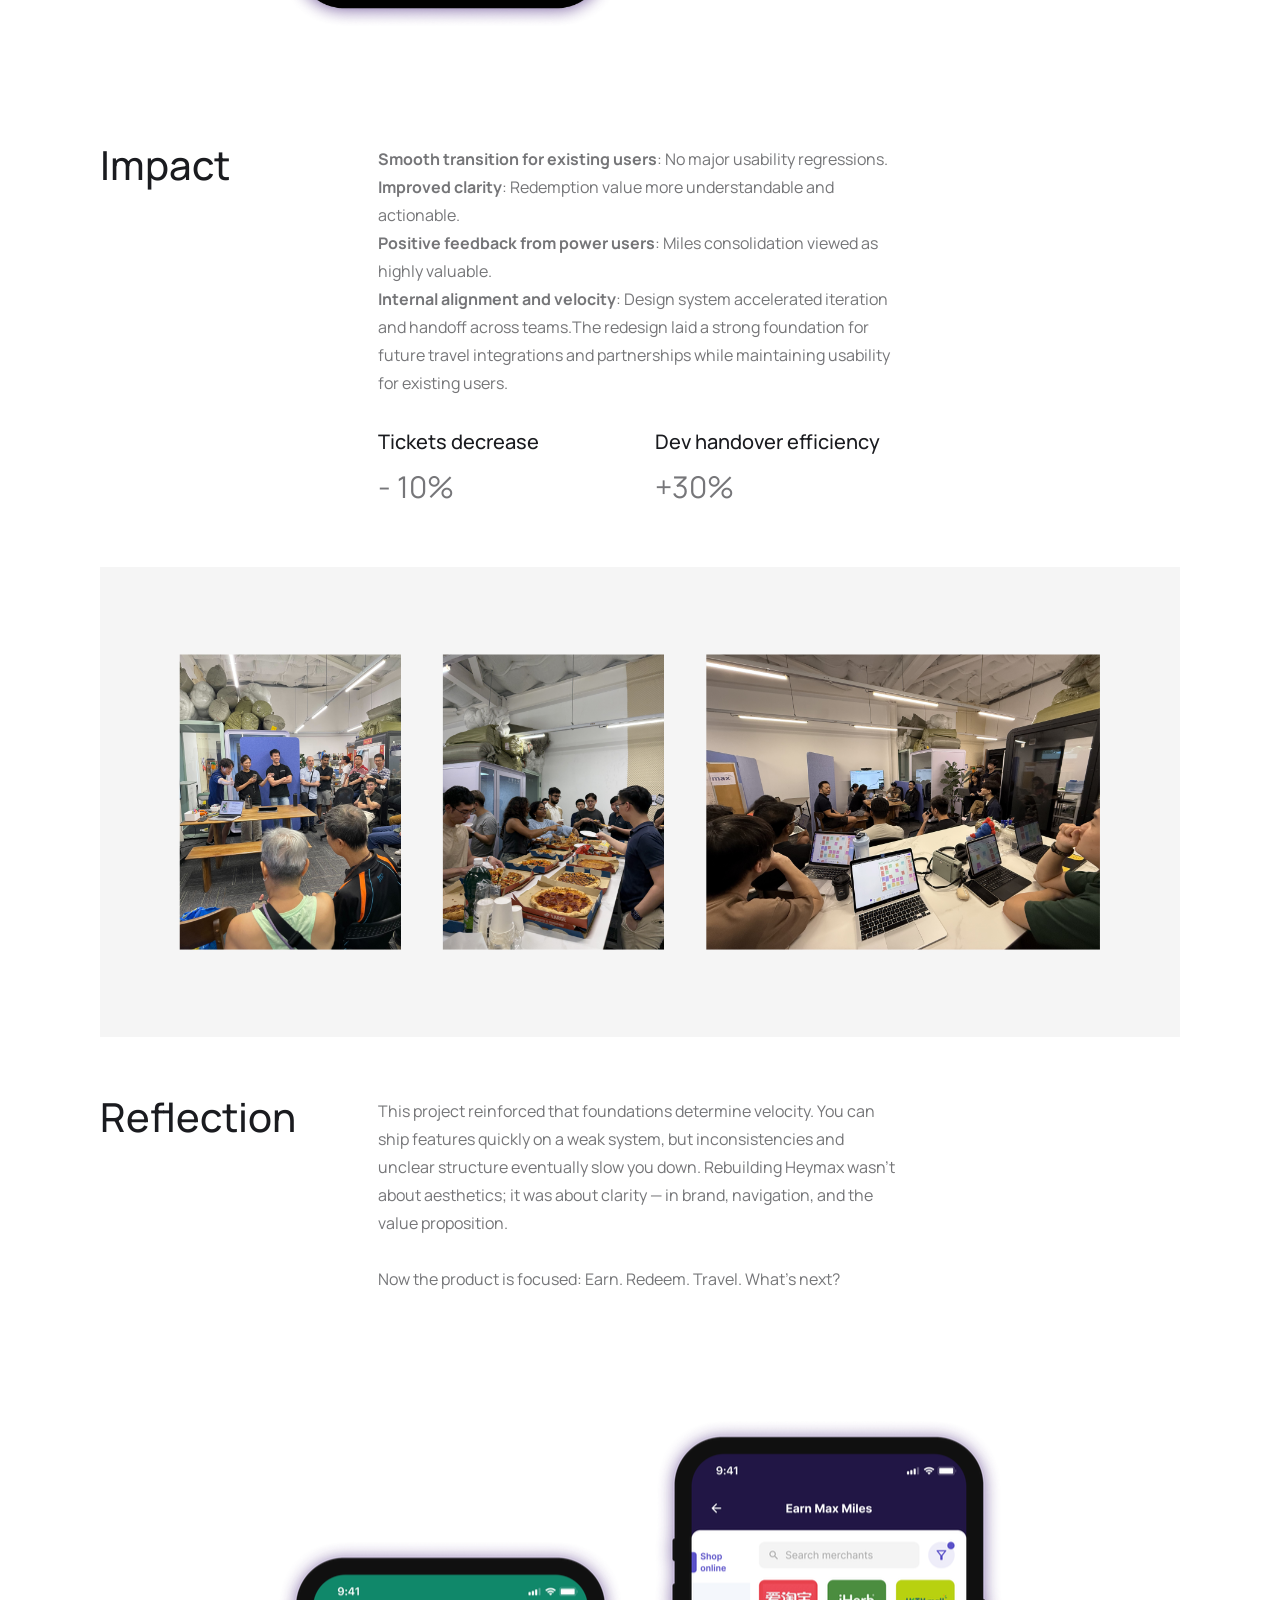
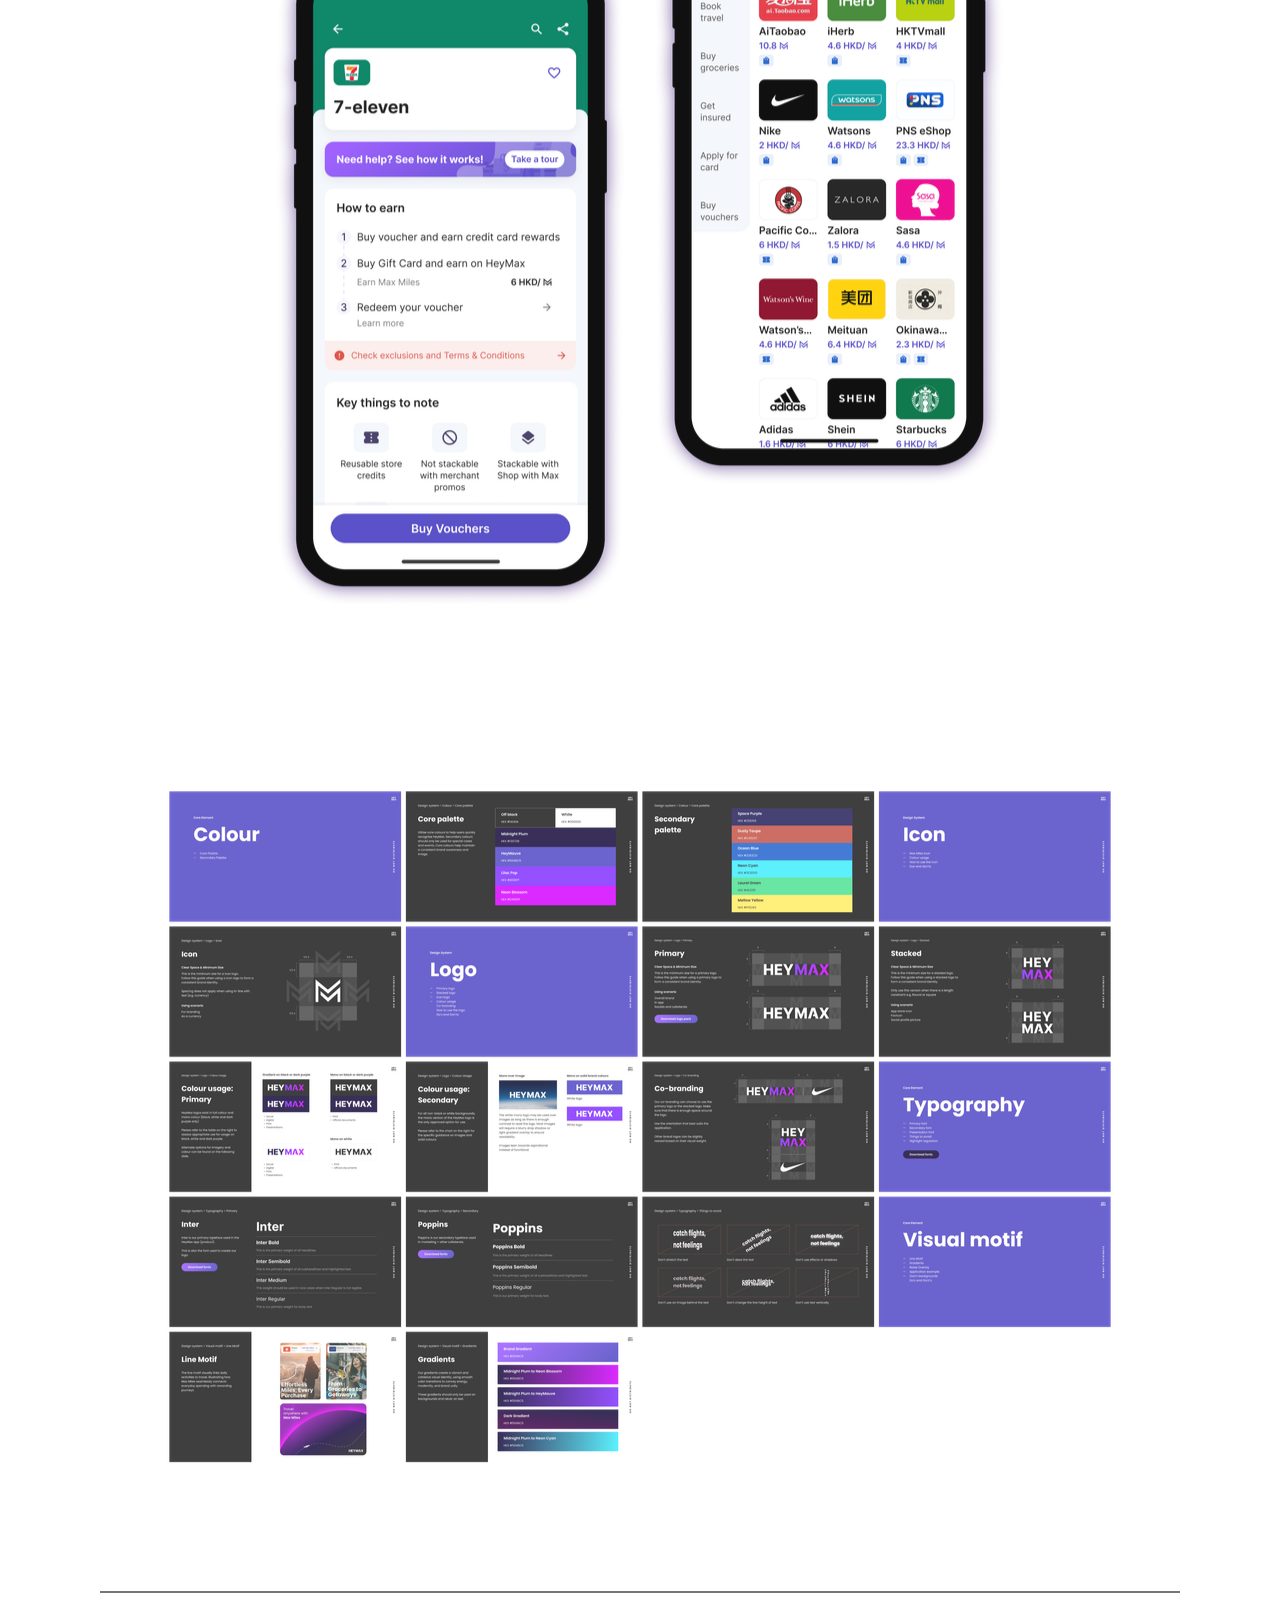
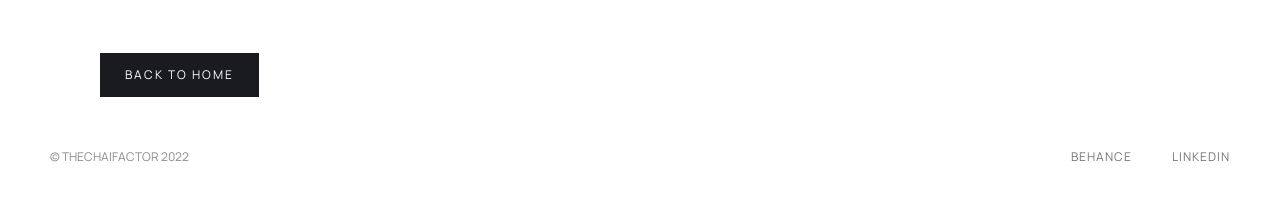
<file: work/heymax-rebranding/index.html>
<!DOCTYPE html>
<html data-wf-page="689de3588e223c86ff8246d2" data-wf-site="62615833ab1e103c7f920d57" lang="en"><head><meta charset="utf-8"/><title>HeyMax: Maximise Rewards, Master Travel</title><meta content="HeyMax: Maximise Rewards, Master Travel" property="og:title"/><meta content="HeyMax: Maximise Rewards, Master Travel" name="twitter:title"/><meta content="width=device-width, initial-scale=1" name="viewport"/><link href="/assets/css/site.css" rel="stylesheet" type="text/css"/><link href="https://fonts.googleapis.com/" rel="preconnect"/><link crossorigin="anonymous" href="https://fonts.gstatic.com/" rel="preconnect"/><script src="/assets/js/webfont.js" type="text/javascript"></script><script type="text/javascript">WebFont.load({  google: {    families: ["Montserrat:100,100italic,200,200italic,300,300italic,400,400italic,500,500italic,600,600italic,700,700italic,800,800italic,900,900italic","Inter:300,400,500,600,700","Manrope:300,400,500,600,700","Old Standard TT:300,400,500,600,700","Pirata One:300,400,500,600,700"]  }});</script><script type="text/javascript">!function(o,c){var n=c.documentElement,t=" w-mod-";n.className+=t+"js",("ontouchstart"in o||o.DocumentTouch&&c instanceof DocumentTouch)&&(n.className+=t+"touch")}(window,document);</script><link href="/assets/images/favicon.png" rel="shortcut icon" type="image/x-icon"/><link href="/assets/images/webclip.png" rel="apple-touch-icon"/><meta content="noindex" name="robots"/>
</head><body><div class="navigation w-nav" data-animation="default" data-collapse="medium" data-doc-height="1" data-duration="400" data-easing="ease" data-easing2="ease" role="banner"><div class="navigation-items"><a aria-label="home" class="logo-link w-nav-brand" href="/"><img alt="" class="logo-image" sizes="(max-width: 479px) 77vw, 140px" src="/assets/images/626409828124ff7c7c0c41c4_logo-1.png" srcset="/assets/images/626409828124ff7c7c0c41c4_logo-1-p-500.png 500w, /assets/images/626409828124ff7c7c0c41c4_logo-1.png 832w" width="140"/></a><div class="navigation-wrap"><nav class="navigation-items w-nav-menu" role="navigation"><a class="navigation-item w-nav-link" href="/">Home</a><a class="navigation-item w-nav-link" href="/about/">About</a><a class="navigation-item w-nav-link" href="https://www.linkedin.com/in/cherylchai/" rel="noopener" target="_blank">LinkedIn</a></nav><div aria-controls="w-nav-overlay-0" aria-expanded="false" aria-haspopup="menu" aria-label="menu" class="menu-button w-nav-button" role="button" tabindex="0"><img alt="" class="menu-icon" src="/assets/images/62615833ab1e106f7d920d68_menu-icon.png" width="22"/></div></div></div><div class="w-nav-overlay" data-wf-ignore="" id="w-nav-overlay-0"></div></div><div class="section"><div class="div-block-5" id="w-node-b810cb6c-5086-a0d2-184e-2e5cb6b48fee-ff8246d2"><h1 class="heading-jumbo">Heymax: Rebuilding the Foundation</h1><div class="subtitle">A full brand and product overhaul to shift Heymax from a miles-earning tool to a focused, mobile-first travel platform.</div></div><div class="container"></div><div class="w-layout-grid project-overview-grid"><div id="w-node-b810cb6c-5086-a0d2-184e-2e5cb6b48ff3-ff8246d2"><div class="position-name-text">Role</div><div class="paragraph-light cc-position-name">Product Designer<br/></div></div><div id="w-node-b810cb6c-5086-a0d2-184e-2e5cb6b48ff9-ff8246d2"><div class="position-name-text">Platforms</div><div class="paragraph-light cc-position-name">Web, App</div></div><div id="w-node-_08b5a9b6-eb5f-f549-b9a2-654592a8f9a5-ff8246d2"><div class="position-name-text">Timeline</div><div class="paragraph-light cc-position-name">6 Months</div></div><div id="w-node-b810cb6c-5086-a0d2-184e-2e5cb6b48ffe-ff8246d2"><div class="position-name-text">My Team</div><div class="paragraph-light cc-position-name">1 Product Designer, 2 Product Managers, 10 Engineers<br/></div></div><div id="w-node-b810cb6c-5086-a0d2-184e-2e5cb6b49004-ff8246d2"><div class="position-name-text">Areas</div><div class="paragraph-light cc-position-name">User research, prototyping, UI design<br/>Built a maintained a design system<br/>Art direction and brand design</div></div></div></div><img alt="" class="detail-header-image" data-w-id="76fe07a2-4a30-0336-5408-8a2e636baa68" sizes="(max-width: 4187px) 100vw, 4187px" src="/assets/images/689de879d2ead5cfe5942be4_heymax.png" srcset="/assets/images/689de879d2ead5cfe5942be4_heymax-p-500.png 500w, /assets/images/689de879d2ead5cfe5942be4_heymax-p-800.png 800w, /assets/images/689de879d2ead5cfe5942be4_heymax-p-1080.png 1080w, /assets/images/689de879d2ead5cfe5942be4_heymax-p-1600.png 1600w, /assets/images/689de879d2ead5cfe5942be4_heymax-p-2000.png 2000w, /assets/images/689de879d2ead5cfe5942be4_heymax.png 4187w" style="opacity: 1; transform: translate3d(0px, 0px, 0px) scale3d(1, 1, 1) rotateX(0deg) rotateY(0deg) rotateZ(0deg) skew(0deg, 0deg); transform-style: preserve-3d;"/><div class="section"><div class="w-layout-grid text-description"><div class="paragraph-light" id="w-node-_5f5e50dd-dd13-06fa-f143-6626192d5101-ff8246d2">Heymax started as a web app designed to help users earn miles on everyday spending. Over time, features and experiments accumulated, but the product didn’t feel cohesive. Navigation was feature-driven rather than intent-driven, performance was constrained by the web app, and our design system lacked the structure to scale. Users understood how to earn miles, but rarely thought about redeeming them.<br/><br/>At the same time, major partnerships and product expansions were on the horizon. We needed the product to feel premium, intentional, and scalable. Over six months, we executed a full rebrand and product overhaul — redefining our brand identity, rebuilding our design system, and restructuring the app’s navigation.<br/><br/>I co-led design alongside another designer, partnering closely with two PMs and engineering, while also running research and usability testing across multiple phases.</div><div class="header-paragraph" id="w-node-_5f5e50dd-dd13-06fa-f143-6626192d5106-ff8246d2">Overview</div></div><img alt="" class="detail-image" sizes="(max-width: 991px) 100vw, 920px" src="/assets/images/689de99b18bfa0b7578fb1c8_heymax2.png" srcset="/assets/images/689de99b18bfa0b7578fb1c8_heymax2-p-500.png 500w, /assets/images/689de99b18bfa0b7578fb1c8_heymax2-p-800.png 800w, /assets/images/689de99b18bfa0b7578fb1c8_heymax2-p-1080.png 1080w, /assets/images/689de99b18bfa0b7578fb1c8_heymax2-p-1600.png 1600w, /assets/images/689de99b18bfa0b7578fb1c8_heymax2.png 1790w" width="920"/><div class="w-layout-grid text-description"><div class="header-paragraph">Problem</div><div class="paragraph-light" id="w-node-_1fa03d65-9bb4-fee0-be5e-def8ad3edd2e-ff8246d2">• Navigation reflected product sections, not user intent.<br/>• Core flows (merchant pages, vouchers, redemption) were inconsistent and slow.<br/>• Existing design system couldn’t scale, slowing iteration and handoff.<br/>• Users understood earning miles but struggled to see redemption value.<br/><br/>The challenge was to redesign the product for clarity, usability, and scalability — without disrupting existing users.<br/></div></div><img alt="" class="detail-image" data-w-id="4921f5dc-d488-5334-7cc5-884a7e8b887b" sizes="(max-width: 991px) 100vw, 920px" src="/assets/images/6997f390320122e1d00bb727_workshop.png" srcset="/assets/images/6997f390320122e1d00bb727_workshop-p-500.png 500w, /assets/images/6997f390320122e1d00bb727_workshop-p-800.png 800w, /assets/images/6997f390320122e1d00bb727_workshop-p-1080.png 1080w, /assets/images/6997f390320122e1d00bb727_workshop-p-1600.png 1600w, /assets/images/6997f390320122e1d00bb727_workshop-p-2000.png 2000w, /assets/images/6997f390320122e1d00bb727_workshop.png 3580w" style="opacity: 0;" width="920"/><img alt="" class="detail-image" data-w-id="2c79e8ad-5984-7121-065c-30613d6ee4f3" sizes="(max-width: 991px) 100vw, 920px" src="/assets/images/6997ed260b6e126c2434f72d_user testing.png" srcset="/assets/images/6997ed260b6e126c2434f72d_user testing-p-500.png 500w, /assets/images/6997ed260b6e126c2434f72d_user testing-p-800.png 800w, /assets/images/6997ed260b6e126c2434f72d_user testing-p-1080.png 1080w, /assets/images/6997ed260b6e126c2434f72d_user testing-p-1600.png 1600w, /assets/images/6997ed260b6e126c2434f72d_user testing-p-2000.png 2000w, /assets/images/6997ed260b6e126c2434f72d_user testing.png 3580w" style="opacity: 0;" width="920"/><div class="w-layout-grid text-description"><div class="paragraph-light" id="w-node-_0ab53b4a-bc8d-912f-cd3f-dd11e4a89831-ff8246d2">We focused on clarity, intent, and scalability. <br/><br/>Key decisions included:<br/><strong>1. JTBD Workshops:</strong> We ran internal workshops and co-design sessions with real users to define the most important jobs-to-be-done when someone first comes to the app. This helped align the team on what matters most: earning quickly, understanding value, and exploring redemption.<br/><strong>2. </strong><strong>Navigation Simplification:</strong> Reduced four tabs (Home, Search, Transactions, Profile) to <strong>Earn</strong> and <strong>Redeem</strong>, with a future <strong>Travel</strong> tab. This shifted focus from features to user intent and highlighted the full lifecycle of miles.<br/><strong>3. </strong><strong>System Rebuild:</strong> Created a mobile-first design system with tokens and components for faster iteration and cohesive UI.<br/>‍<strong>4.</strong> <strong>Brand Refresh:</strong> Adopted a “business class energy — not elitist” tone, updating typography, color, visuals, and copy.The redesign allowed the product to scale while reinforcing Heymax’s premium, approachable positioning.<br/></div><div class="header-paragraph" id="w-node-_0ab53b4a-bc8d-912f-cd3f-dd11e4a89837-ff8246d2">Strategy</div></div><img alt="" class="detail-image" data-w-id="dc131c3a-4d11-557d-e768-51bc29440e3e" sizes="(max-width: 991px) 100vw, 920px" src="/assets/images/6997f7511578424dc01d81d6_designs ystem.png" srcset="/assets/images/6997f7511578424dc01d81d6_designs ystem-p-500.png 500w, /assets/images/6997f7511578424dc01d81d6_designs ystem-p-800.png 800w, /assets/images/6997f7511578424dc01d81d6_designs ystem-p-1080.png 1080w, /assets/images/6997f7511578424dc01d81d6_designs ystem-p-1600.png 1600w, /assets/images/6997f7511578424dc01d81d6_designs ystem-p-2000.png 2000w, /assets/images/6997f7511578424dc01d81d6_designs ystem.png 3580w" style="opacity: 0;" width="920"/><div class="w-layout-grid text-description"><div class="paragraph-light" id="w-node-_51b08f7b-8625-f0a4-2b05-be2df8a00011-ff8246d2">We rethought major touchpoints and simplified flows for clarity:<br/>• Merchant pages and vouchers were streamlined for faster, more intuitive interactions.<br/>• Redemption flows made value tangible (e.g., 1.8¢ per mile).<br/>• Travel pages consolidated miles and award flight info in one view.<br/><br/>‍<strong>User Research &amp; Testing:</strong><br/>We conducted multiple rounds of testing, both online and in-person. To make research more engaging and in-depth, we hosted <strong>user parties</strong>, inviting users to the office to interact with prototypes, share feedback, and collaborate on flows. This allowed us to observe real behavior, test assumptions, and validate our JTBD hypotheses.<br/><br/><strong>Key insights included:<br/></strong>• Existing users adapted quickly; navigation felt familiar.<br/>• New users found the homepage overwhelming and often expected e-commerce-style booking.<br/>• Onboarding explainers were skipped unless prompted; users preferred exploration.<br/>• Power users valued consolidating miles over destination-based goals.<br/>• Clear redemption framing increased perceived value, though new-to-miles users struggled with transfer partners and award flights.<br/></div><div class="header-paragraph" id="w-node-_51b08f7b-8625-f0a4-2b05-be2df8a0002b-ff8246d2">Design execution</div></div><img alt="" class="detail-image" data-w-id="70d141e3-a984-90cf-0842-9aa13ca528a6" sizes="(max-width: 991px) 100vw, 920px" src="/assets/images/6997fecc0b358f1292c5d7b9_new design.png" srcset="/assets/images/6997fecc0b358f1292c5d7b9_new design-p-500.png 500w, /assets/images/6997fecc0b358f1292c5d7b9_new design-p-800.png 800w, /assets/images/6997fecc0b358f1292c5d7b9_new design-p-1080.png 1080w, /assets/images/6997fecc0b358f1292c5d7b9_new design-p-1600.png 1600w, /assets/images/6997fecc0b358f1292c5d7b9_new design-p-2000.png 2000w, /assets/images/6997fecc0b358f1292c5d7b9_new design.png 3580w" style="opacity: 0;" width="920"/><div class="w-layout-grid impact-grid"><div class="paragraph-light" id="w-node-acde3dea-895d-16f0-c397-5e3449ca4734-ff8246d2"><strong>Smooth transition for existing users</strong>: No major usability regressions.<br/>‍<strong>Improved clarity</strong>: Redemption value more understandable and actionable.<br/>‍<strong>Positive feedback from power users</strong>: Miles consolidation viewed as highly valuable.<br/>‍<strong>Internal alignment and velocity</strong>: Design system accelerated iteration and handoff across teams.The redesign laid a strong foundation for future travel integrations and partnerships while maintaining usability for existing users.<br/></div><div class="header-paragraph" id="w-node-acde3dea-895d-16f0-c397-5e3449ca473a-ff8246d2">Impact</div><div id="w-node-_8eb2e89c-1d0e-5303-7a96-8972f1174398-ff8246d2"><div class="position-name-text">Tickets decrease</div><div class="impact-numbers">- 10% <br/></div></div><div id="w-node-_0ede8244-bccb-9d81-47bc-ae0eb1180f72-ff8246d2"><div class="position-name-text">Dev handover efficiency</div><div class="impact-numbers">+30%<br/></div></div></div><img alt="" class="detail-image" sizes="(max-width: 991px) 100vw, 920px" src="/assets/images/6997ed60bf967484c5c247b0_user party.png" srcset="/assets/images/6997ed60bf967484c5c247b0_user party-p-500.png 500w, /assets/images/6997ed60bf967484c5c247b0_user party-p-800.png 800w, /assets/images/6997ed60bf967484c5c247b0_user party-p-1080.png 1080w, /assets/images/6997ed60bf967484c5c247b0_user party-p-1600.png 1600w, /assets/images/6997ed60bf967484c5c247b0_user party.png 1790w" width="920"/><div class="w-layout-grid text-description"><div class="paragraph-light" id="w-node-c2bdc238-b968-9353-8b7c-5dc4b848326f-ff8246d2">This project reinforced that foundations determine velocity. You can ship features quickly on a weak system, but inconsistencies and unclear structure eventually slow you down. Rebuilding Heymax wasn’t about aesthetics; it was about clarity — in brand, navigation, and the value proposition.<br/><br/>Now the product is focused: Earn. Redeem. Travel. What's next?</div><div class="header-paragraph" id="w-node-c2bdc238-b968-9353-8b7c-5dc4b8483283-ff8246d2">Reflection</div></div><img alt="" class="detail-image" data-w-id="c6d8e3b4-f0ee-5a25-0861-3971d1adf6eb" sizes="(max-width: 991px) 100vw, 920px" src="/assets/images/6997fdfd4769e7c81bc6b54a_shop.png" srcset="/assets/images/6997fdfd4769e7c81bc6b54a_shop-p-500.png 500w, /assets/images/6997fdfd4769e7c81bc6b54a_shop-p-800.png 800w, /assets/images/6997fdfd4769e7c81bc6b54a_shop-p-1080.png 1080w, /assets/images/6997fdfd4769e7c81bc6b54a_shop-p-1600.png 1600w, /assets/images/6997fdfd4769e7c81bc6b54a_shop-p-2000.png 2000w, /assets/images/6997fdfd4769e7c81bc6b54a_shop.png 3580w" style="opacity: 0;" width="920"/><img alt="" class="detail-image" data-w-id="ce59121b-489d-af14-eeab-04a61c735ed3" sizes="(max-width: 991px) 100vw, 920px" src="/assets/images/6997f8d20b6e126c24363544_branding.png" srcset="/assets/images/6997f8d20b6e126c24363544_branding-p-500.png 500w, /assets/images/6997f8d20b6e126c24363544_branding-p-800.png 800w, /assets/images/6997f8d20b6e126c24363544_branding-p-1080.png 1080w, /assets/images/6997f8d20b6e126c24363544_branding-p-1600.png 1600w, /assets/images/6997f8d20b6e126c24363544_branding-p-2000.png 2000w, /assets/images/6997f8d20b6e126c24363544_branding.png 3580w" style="opacity: 0;" width="920"/><div class="line"></div><a class="button w-button" href="/">Back to Home</a></div><div class="footer-wrap"><div><a class="webflow-link w-inline-block" href="/"><div class="paragraph-tiny">© thechaifactor 2022</div></a></div><div class="footer-links"><a class="footer-item" href="https://behance.net/chaiwanmushi" rel="noopener" target="_blank">BEHANCE</a><a class="footer-item" href="https://www.linkedin.com/in/cherylchai/" rel="noopener" target="_blank">LinkedIN</a></div></div><script src="/assets/js/jquery-3.5.1.min.dc5e7f18c8.js" type="text/javascript"></script><script src="/assets/js/webflow.schunk.36b8fb49256177c8.js" type="text/javascript"></script><script src="/assets/js/webflow.schunk.f71e4146cdb343d7.js" type="text/javascript"></script><script src="/assets/js/webflow.034324c1.0b831c6e3be22041.js" type="text/javascript"></script></body></html>
</file>
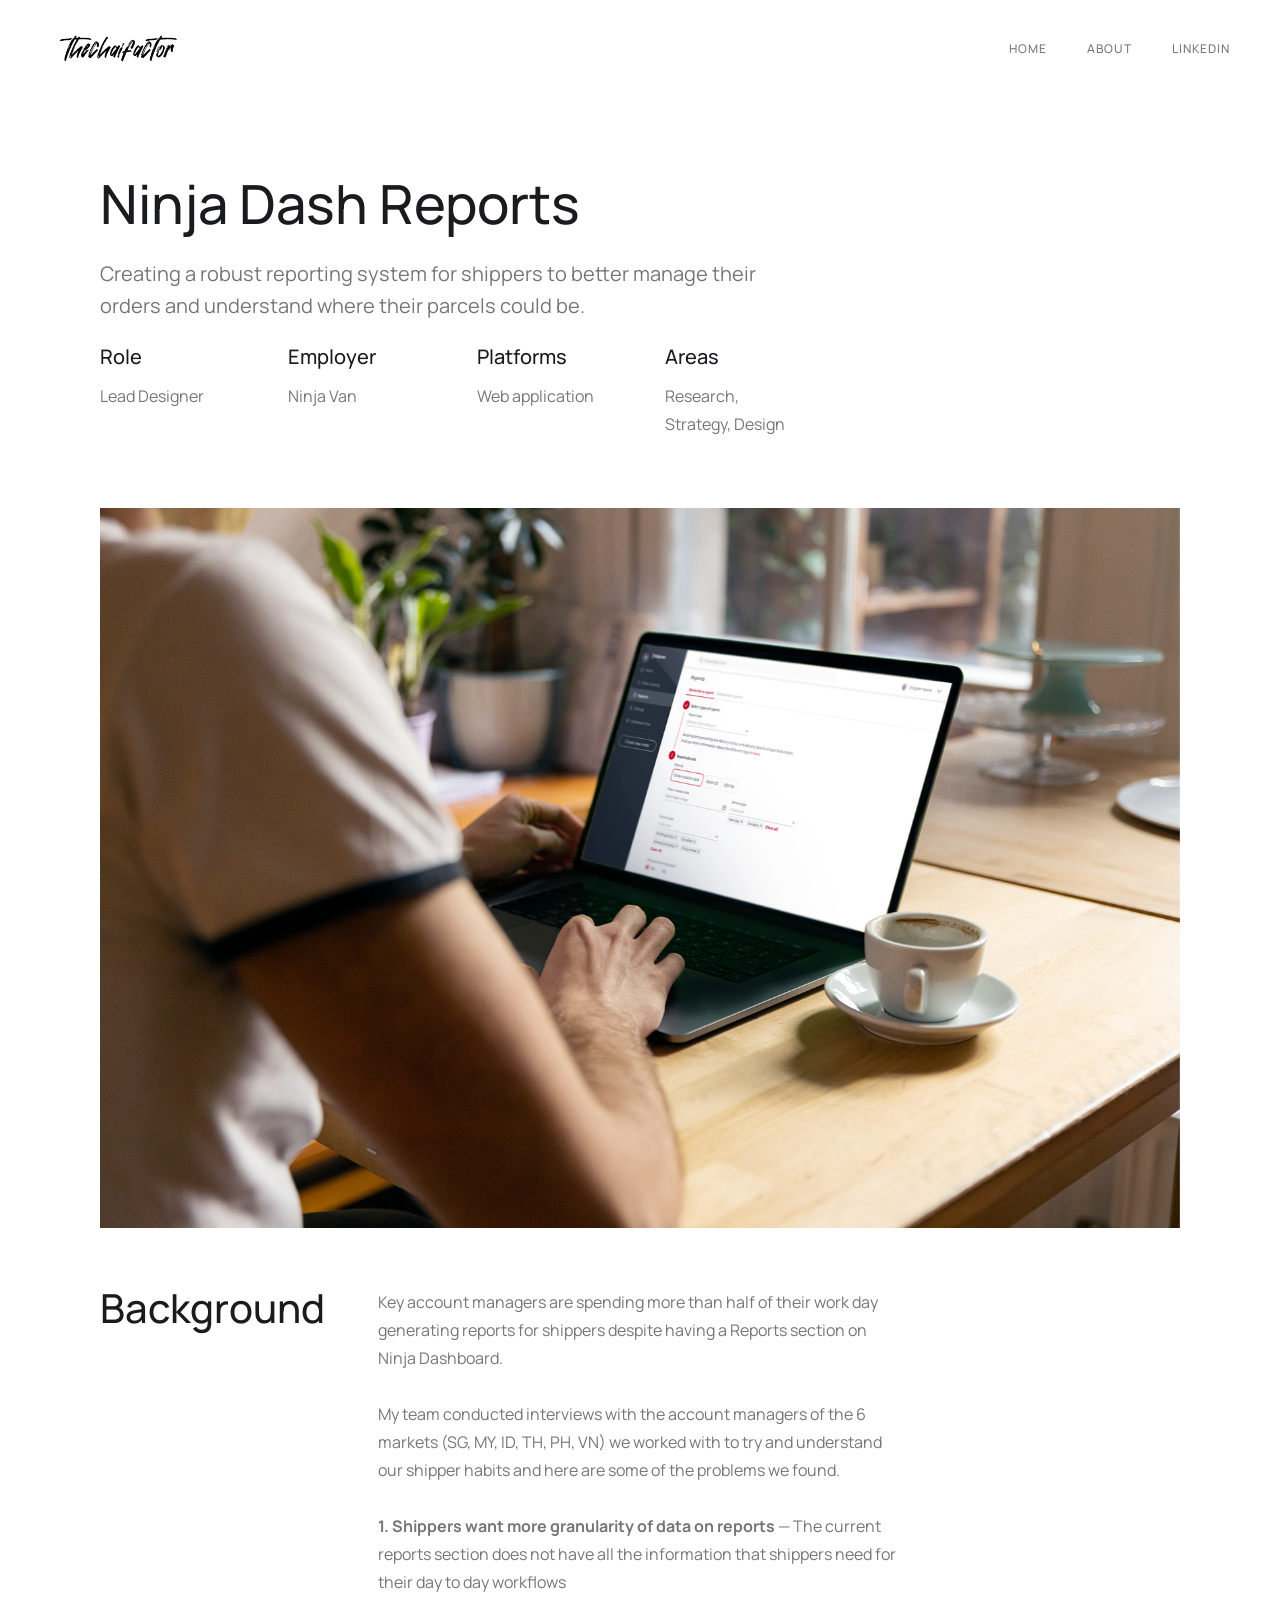
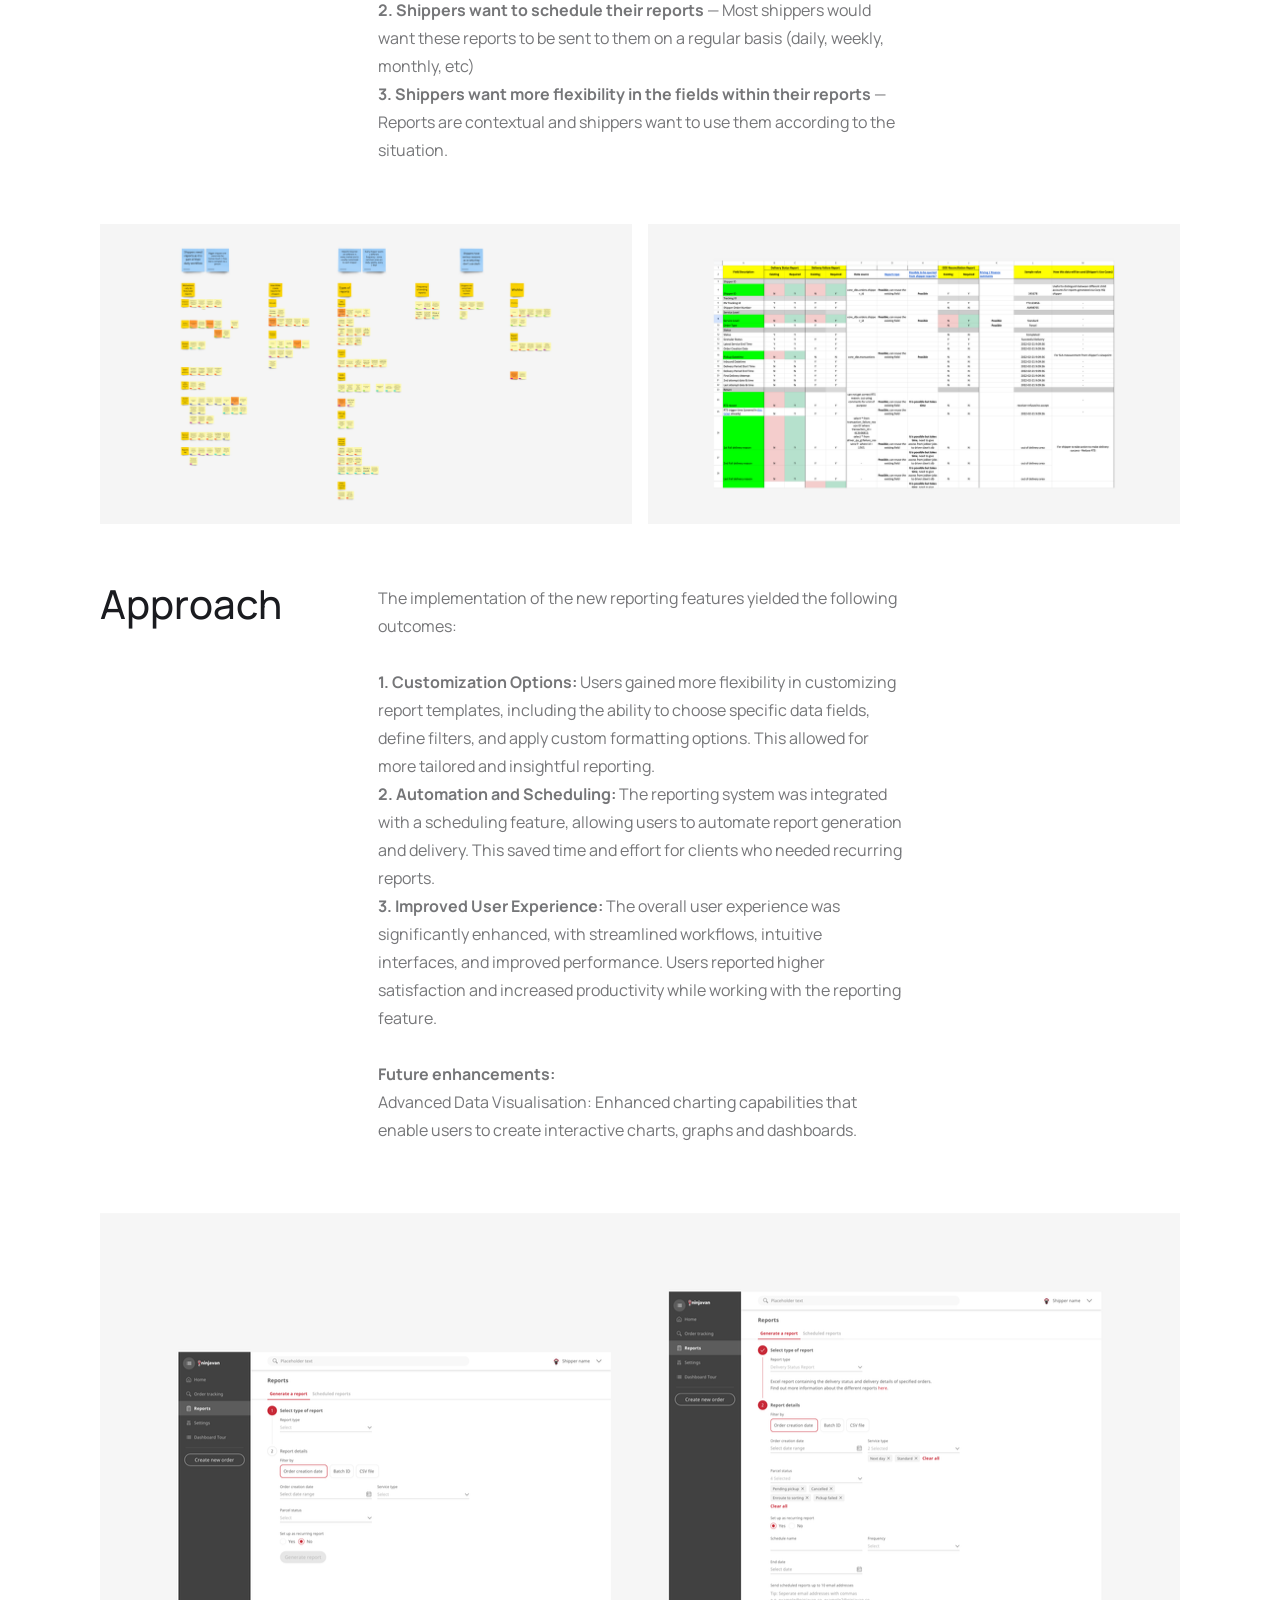
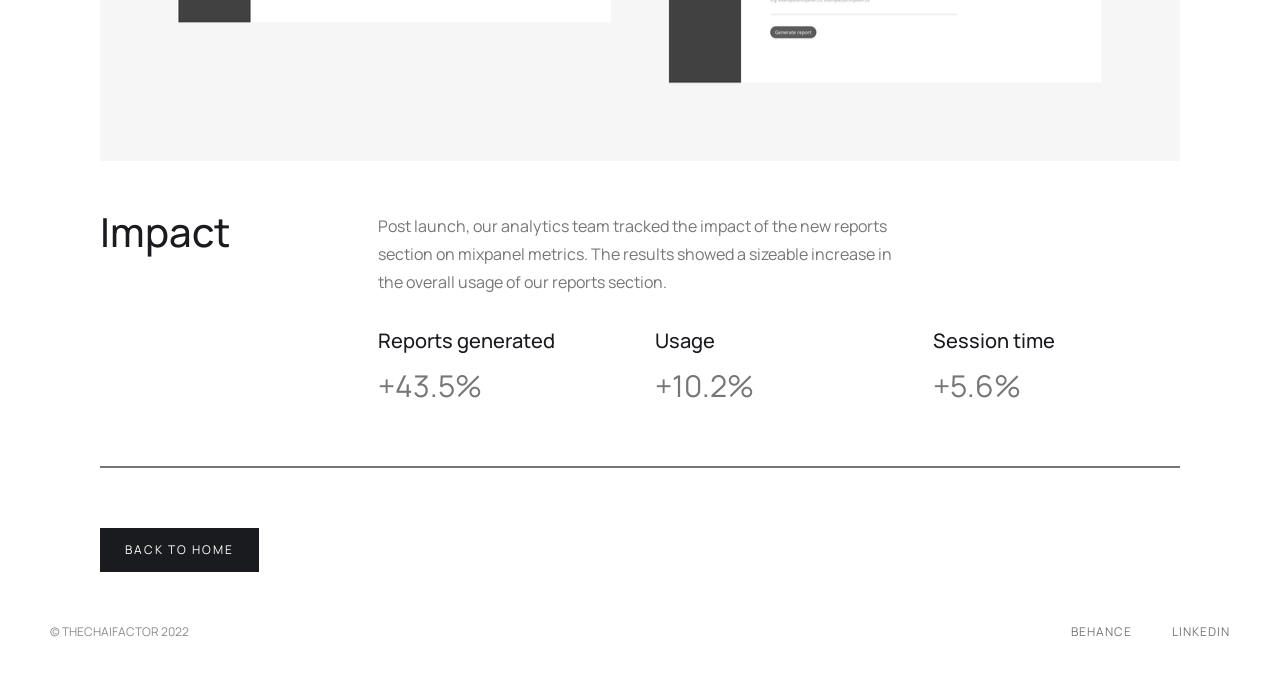
<file: work/improving-reports-on-dash/index.html>
<!DOCTYPE html>
<html data-wf-page="643629ba98ed5ee2c8fa3372" data-wf-site="62615833ab1e103c7f920d57" lang="en"><head><meta charset="utf-8"/><title>NJV: Improving reports on Dash</title><meta content="NJV: Improving reports on Dash" property="og:title"/><meta content="NJV: Improving reports on Dash" name="twitter:title"/><meta content="width=device-width, initial-scale=1" name="viewport"/><link href="/assets/css/site.css" rel="stylesheet" type="text/css"/><link href="https://fonts.googleapis.com/" rel="preconnect"/><link crossorigin="anonymous" href="https://fonts.gstatic.com/" rel="preconnect"/><script src="/assets/js/webfont.js" type="text/javascript"></script><script type="text/javascript">WebFont.load({  google: {    families: ["Montserrat:100,100italic,200,200italic,300,300italic,400,400italic,500,500italic,600,600italic,700,700italic,800,800italic,900,900italic","Inter:300,400,500,600,700","Manrope:300,400,500,600,700","Old Standard TT:300,400,500,600,700","Pirata One:300,400,500,600,700"]  }});</script><script type="text/javascript">!function(o,c){var n=c.documentElement,t=" w-mod-";n.className+=t+"js",("ontouchstart"in o||o.DocumentTouch&&c instanceof DocumentTouch)&&(n.className+=t+"touch")}(window,document);</script><link href="/assets/images/favicon.png" rel="shortcut icon" type="image/x-icon"/><link href="/assets/images/webclip.png" rel="apple-touch-icon"/><meta content="noindex" name="robots"/>
</head><body><div class="navigation w-nav" data-animation="default" data-collapse="medium" data-doc-height="1" data-duration="400" data-easing="ease" data-easing2="ease" role="banner"><div class="navigation-items"><a aria-label="home" class="logo-link w-nav-brand" href="/"><img alt="" class="logo-image" sizes="(max-width: 479px) 77vw, 140px" src="/assets/images/626409828124ff7c7c0c41c4_logo-1.png" srcset="/assets/images/626409828124ff7c7c0c41c4_logo-1-p-500.png 500w, /assets/images/626409828124ff7c7c0c41c4_logo-1.png 832w" width="140"/></a><div class="navigation-wrap"><nav class="navigation-items w-nav-menu" role="navigation"><a class="navigation-item w-nav-link" href="/">Home</a><a class="navigation-item w-nav-link" href="/about/">About</a><a class="navigation-item w-nav-link" href="https://www.linkedin.com/in/cherylchai/" rel="noopener" target="_blank">LinkedIn</a></nav><div aria-controls="w-nav-overlay-0" aria-expanded="false" aria-haspopup="menu" aria-label="menu" class="menu-button w-nav-button" role="button" tabindex="0"><img alt="" class="menu-icon" src="/assets/images/62615833ab1e106f7d920d68_menu-icon.png" width="22"/></div></div></div><div class="w-nav-overlay" data-wf-ignore="" id="w-nav-overlay-0"></div></div><div class="section" data-w-id="dc4b2d81-34b9-4b65-ed97-55f559a856cb" style="opacity: 1; transform: translate3d(0px, 0px, 0px) scale3d(1, 1, 1) rotateX(0deg) rotateY(0deg) rotateZ(0deg) skew(0deg, 0deg); transform-style: preserve-3d;"><div class="container"></div><div class="w-layout-grid project-overview-grid"><div class="div-block-10" id="w-node-c877ea11-5739-949d-a8b7-3322cc1cf1a3-c8fa3372"><h1 class="heading-jumbo">Ninja Dash Reports</h1><div class="subtitle">Creating a robust reporting system for shippers to better manage their orders and understand where their parcels could be.</div></div><div id="w-node-c877ea11-5739-949d-a8b7-3322cc1cf1a8-c8fa3372"><div class="position-name-text">Role</div><div class="paragraph-light cc-position-name">Lead Designer<br/></div></div><div id="w-node-c877ea11-5739-949d-a8b7-3322cc1cf1ae-c8fa3372"><div class="position-name-text">Platforms</div><div class="paragraph-light cc-position-name">Web application</div></div><div id="w-node-c877ea11-5739-949d-a8b7-3322cc1cf1b3-c8fa3372"><div class="position-name-text">Employer</div><div class="paragraph-light cc-position-name">Ninja Van<br/></div></div><div id="w-node-c877ea11-5739-949d-a8b7-3322cc1cf1b9-c8fa3372"><div class="position-name-text">Areas</div><div class="paragraph-light cc-position-name">Research, Strategy, Design</div></div></div></div><div class="section" data-w-id="c191b1ec-a953-ccb9-04f4-02603861bfc1" style="opacity: 1; transform: translate3d(0px, 0px, 0px) scale3d(1, 1, 1) rotateX(0deg) rotateY(0deg) rotateZ(0deg) skew(0deg, 0deg); transform-style: preserve-3d;"><div class="container"></div><img alt="" class="detail-header-image" sizes="(max-width: 2000px) 100vw, 2000px" src="/assets/images/647220fd419c3e9e4cb5404c_reports.png" srcset="/assets/images/647220fd419c3e9e4cb5404c_reports-p-500.png 500w, /assets/images/647220fd419c3e9e4cb5404c_reports-p-800.png 800w, /assets/images/647220fd419c3e9e4cb5404c_reports-p-1080.png 1080w, /assets/images/647220fd419c3e9e4cb5404c_reports-p-1600.png 1600w, /assets/images/647220fd419c3e9e4cb5404c_reports.png 2000w"/><div class="w-layout-grid text-description"><div class="paragraph-light" id="w-node-c191b1ec-a953-ccb9-04f4-02603861bfe1-c8fa3372">Key account managers are spending more than half of their work day generating reports for shippers despite having a Reports section on Ninja Dashboard. <br/><br/>My team conducted interviews with the account managers of the 6 markets (SG, MY, ID, TH, PH, VN) we worked with to try and understand our shipper habits and here are some of the problems we found.<br/>‍<br/><strong>1. Shippers want more granularity of data on reports</strong> — The current reports section does not have all the information that shippers need for their day to day workflows<br/><strong>2. Shippers want to schedule their reports</strong> — Most shippers would want these reports to be sent to them on a regular basis (daily, weekly, monthly, etc)<br/><strong>3. Shippers want more flexibility in the fields within their reports</strong> — Reports are contextual and shippers want to use them according to the situation. </div><div class="header-paragraph">Background</div></div><div class="w-layout-grid two-images"><div id="w-node-c191b1ec-a953-ccb9-04f4-02603861bffd-c8fa3372"><img alt="" class="detail-image" sizes="(max-width: 991px) 100vw, 920px" src="/assets/images/64377351b792012b10b583cc_UR.png" srcset="/assets/images/64377351b792012b10b583cc_UR-p-500.png 500w, /assets/images/64377351b792012b10b583cc_UR-p-800.png 800w, /assets/images/64377351b792012b10b583cc_UR-p-1080.png 1080w, /assets/images/64377351b792012b10b583cc_UR-p-1600.png 1600w, /assets/images/64377351b792012b10b583cc_UR-p-2000.png 2000w, /assets/images/64377351b792012b10b583cc_UR.png 3580w" width="920"/></div><img alt="" class="detail-image" sizes="(max-width: 991px) 100vw, 920px" src="/assets/images/6437735110e84f38c128f72a_mapping.png" srcset="/assets/images/6437735110e84f38c128f72a_mapping-p-500.png 500w, /assets/images/6437735110e84f38c128f72a_mapping-p-800.png 800w, /assets/images/6437735110e84f38c128f72a_mapping-p-1080.png 1080w, /assets/images/6437735110e84f38c128f72a_mapping-p-1600.png 1600w, /assets/images/6437735110e84f38c128f72a_mapping-p-2000.png 2000w, /assets/images/6437735110e84f38c128f72a_mapping.png 3580w" width="920"/></div><div class="w-layout-grid text-description"><div class="paragraph-light" id="w-node-c191b1ec-a953-ccb9-04f4-02603861c001-c8fa3372">The implementation of the new reporting features yielded the following outcomes:<br/><br/><strong>1. Customization Options:</strong> Users gained more flexibility in customizing report templates, including the ability to choose specific data fields, define filters, and apply custom formatting options. This allowed for more tailored and insightful reporting.<br/><strong>2. Automation and Scheduling: </strong>The reporting system was integrated with a scheduling feature, allowing users to automate report generation and delivery. This saved time and effort for clients who needed recurring reports.<br/><strong>3. Improved User Experience: </strong>The overall user experience was significantly enhanced, with streamlined workflows, intuitive interfaces, and improved performance. Users reported higher satisfaction and increased productivity while working with the reporting feature.<br/>‍<br/><strong>Future enhancements:</strong><br/>Advanced Data Visualisation: Enhanced charting capabilities that enable users to create interactive charts, graphs and dashboards. </div><div class="header-paragraph" id="w-node-c191b1ec-a953-ccb9-04f4-02603861c017-c8fa3372">Approach</div></div><img alt="" class="detail-image" data-w-id="c191b1ec-a953-ccb9-04f4-02603861c019" sizes="(max-width: 991px) 100vw, 920px" src="/assets/images/6437734ff8cf766cc6c05319_design.png" srcset="/assets/images/6437734ff8cf766cc6c05319_design-p-500.png 500w, /assets/images/6437734ff8cf766cc6c05319_design-p-800.png 800w, /assets/images/6437734ff8cf766cc6c05319_design-p-1080.png 1080w, /assets/images/6437734ff8cf766cc6c05319_design-p-1600.png 1600w, /assets/images/6437734ff8cf766cc6c05319_design-p-2000.png 2000w, /assets/images/6437734ff8cf766cc6c05319_design.png 3580w" style="opacity: 0;" width="920"/><div class="w-layout-grid impact-grid"><div class="paragraph-light" id="w-node-c191b1ec-a953-ccb9-04f4-02603861c01b-c8fa3372">Post launch, our analytics team tracked the impact of the new reports section on mixpanel metrics. The results showed a sizeable increase in the overall usage of our reports section.<br/></div><div class="header-paragraph" id="w-node-c191b1ec-a953-ccb9-04f4-02603861c01e-c8fa3372">Impact</div><div id="w-node-c191b1ec-a953-ccb9-04f4-02603861c02d-c8fa3372"><div class="position-name-text">Reports generated</div><div class="impact-numbers">+43.5% <br/></div></div><div id="w-node-c191b1ec-a953-ccb9-04f4-02603861c021-c8fa3372"><div class="position-name-text">Usage</div><div class="impact-numbers">+10.2% <br/></div></div><div id="w-node-c191b1ec-a953-ccb9-04f4-02603861c027-c8fa3372"><div class="position-name-text">Session time</div><div class="impact-numbers">+5.6%<br/></div></div></div><div class="line"></div><a class="button w-button" href="/">Back to Home</a></div><div class="footer-wrap"><div><a class="webflow-link w-inline-block" href="/"><div class="paragraph-tiny">© thechaifactor 2022</div></a></div><div class="footer-links"><a class="footer-item" href="https://behance.net/chaiwanmushi" rel="noopener" target="_blank">BEHANCE</a><a class="footer-item" href="https://www.linkedin.com/in/cherylchai/" rel="noopener" target="_blank">LinkedIN</a></div></div><script src="/assets/js/jquery-3.5.1.min.dc5e7f18c8.js" type="text/javascript"></script><script src="/assets/js/webflow.schunk.36b8fb49256177c8.js" type="text/javascript"></script><script src="/assets/js/webflow.schunk.f71e4146cdb343d7.js" type="text/javascript"></script><script src="/assets/js/webflow.034324c1.0b831c6e3be22041.js" type="text/javascript"></script></body></html>
</file>
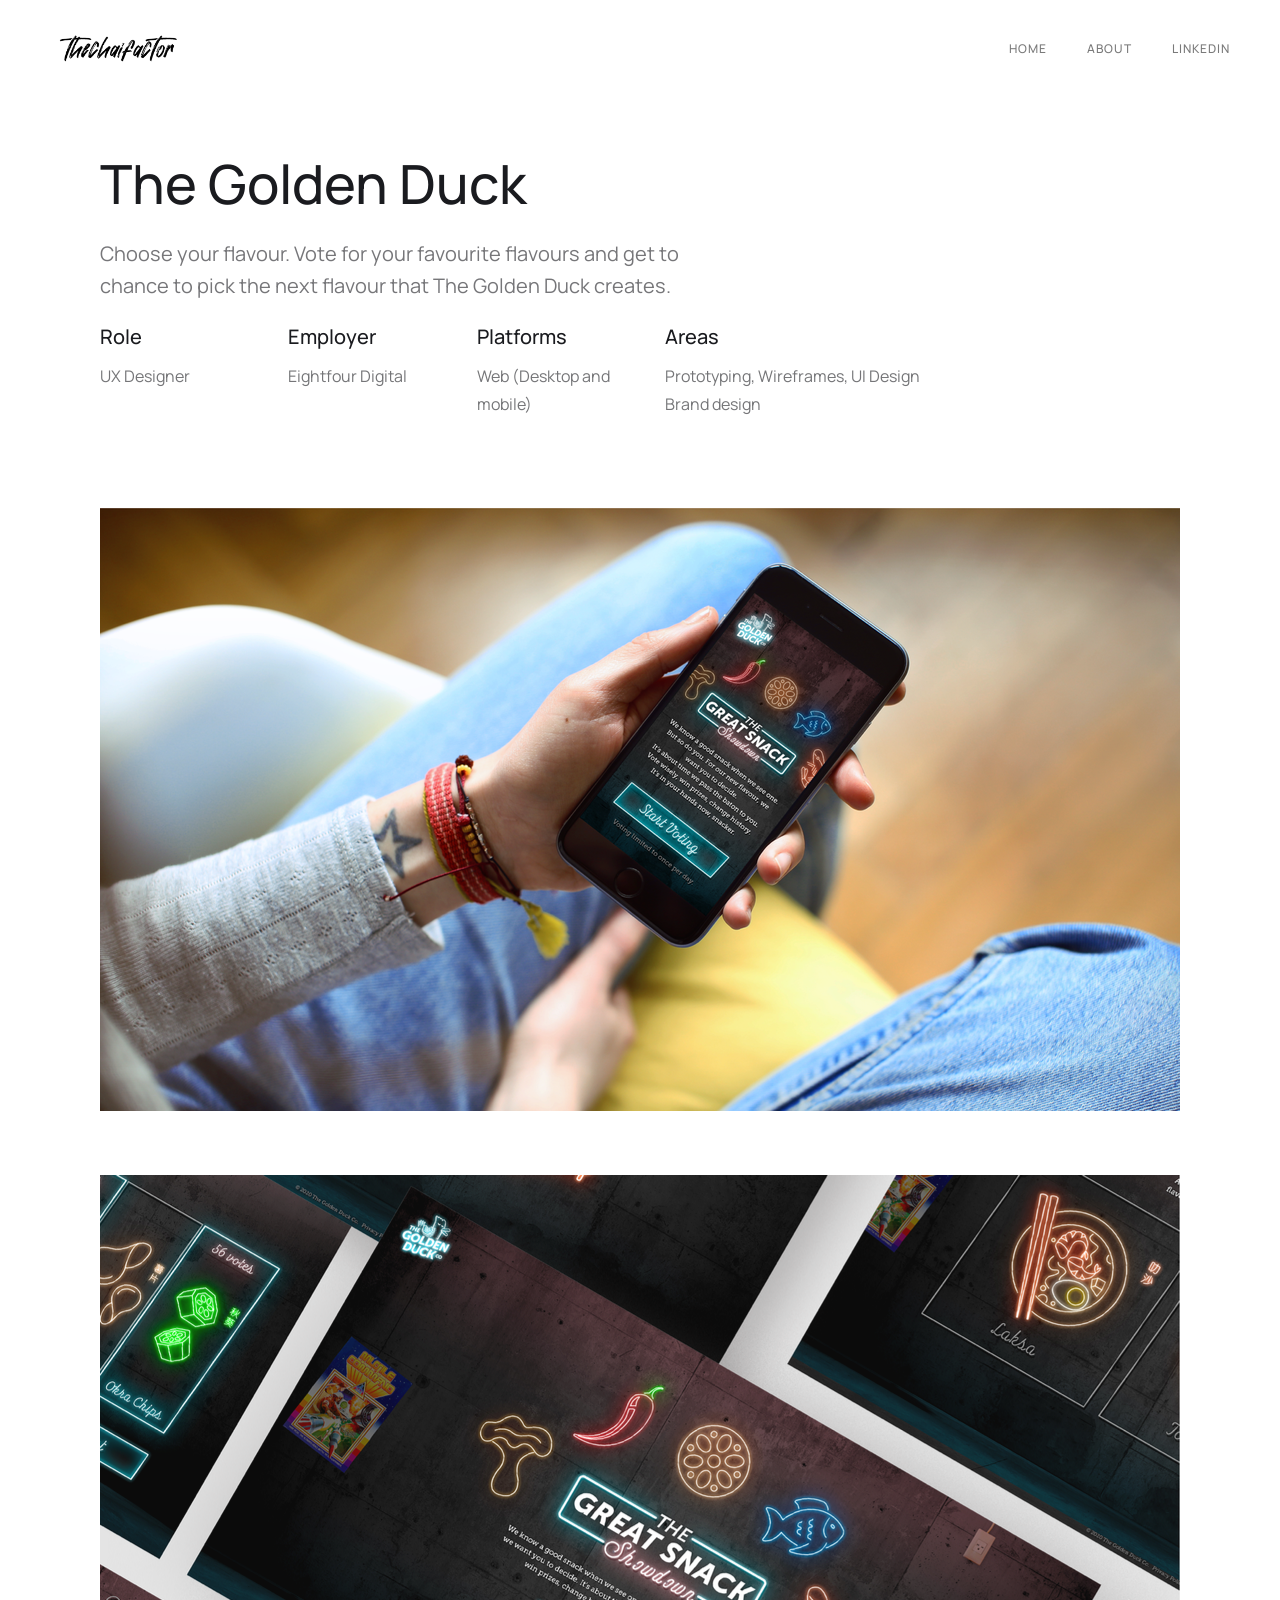
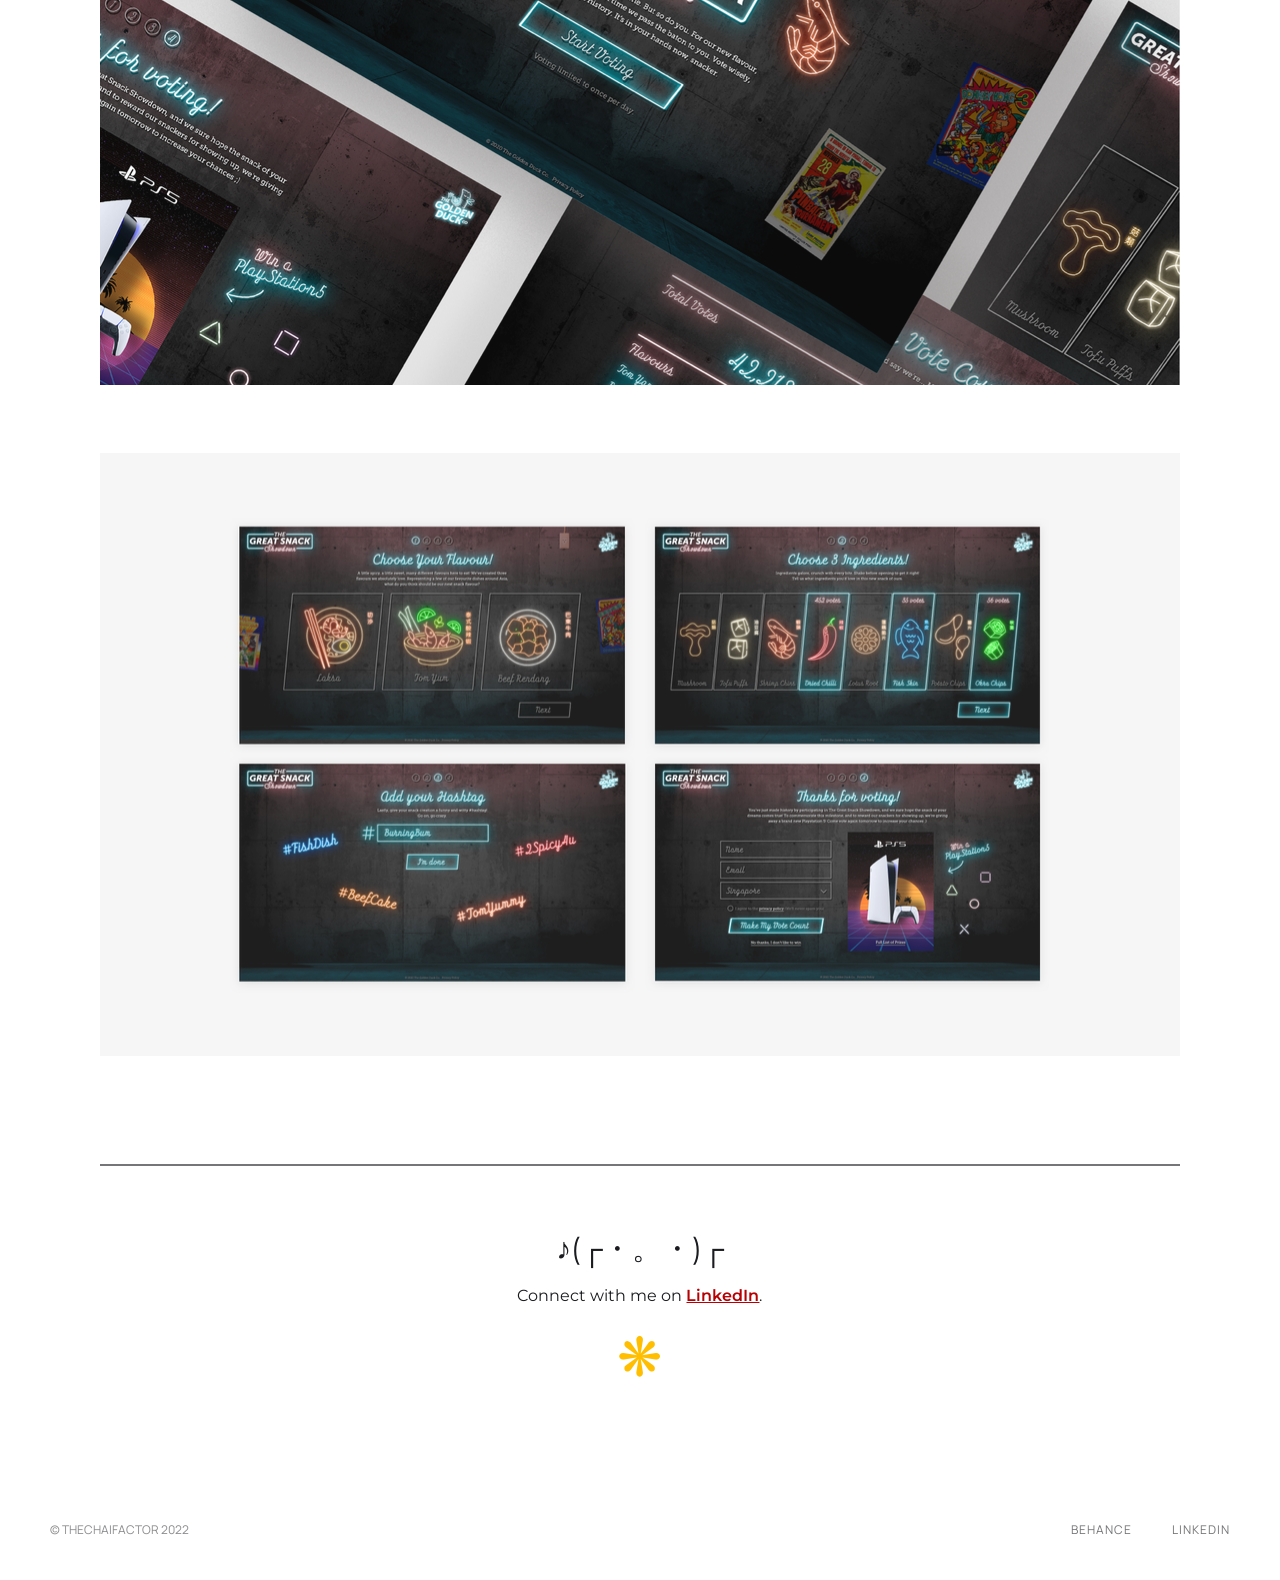
<file: work/the-golden-duck/index.html>
<!DOCTYPE html>
<html data-wf-page="62615833ab1e101e8d920d63" data-wf-site="62615833ab1e103c7f920d57" lang="en"><head><meta charset="utf-8"/><title>Eightfour: The Golden Duck</title><meta content="Eightfour: The Golden Duck" property="og:title"/><meta content="Eightfour: The Golden Duck" name="twitter:title"/><meta content="width=device-width, initial-scale=1" name="viewport"/><link href="/assets/css/site.css" rel="stylesheet" type="text/css"/><link href="https://fonts.googleapis.com/" rel="preconnect"/><link crossorigin="anonymous" href="https://fonts.gstatic.com/" rel="preconnect"/><script src="/assets/js/webfont.js" type="text/javascript"></script><script type="text/javascript">WebFont.load({  google: {    families: ["Montserrat:100,100italic,200,200italic,300,300italic,400,400italic,500,500italic,600,600italic,700,700italic,800,800italic,900,900italic","Inter:300,400,500,600,700","Manrope:300,400,500,600,700","Old Standard TT:300,400,500,600,700","Pirata One:300,400,500,600,700"]  }});</script><script type="text/javascript">!function(o,c){var n=c.documentElement,t=" w-mod-";n.className+=t+"js",("ontouchstart"in o||o.DocumentTouch&&c instanceof DocumentTouch)&&(n.className+=t+"touch")}(window,document);</script><link href="/assets/images/favicon.png" rel="shortcut icon" type="image/x-icon"/><link href="/assets/images/webclip.png" rel="apple-touch-icon"/><meta content="noindex" name="robots"/>
</head><body><div class="navigation w-nav" data-animation="default" data-collapse="medium" data-doc-height="1" data-duration="400" data-easing="ease" data-easing2="ease" role="banner"><div class="navigation-items"><a aria-label="home" class="logo-link w-nav-brand" href="/"><img alt="" class="logo-image" sizes="(max-width: 479px) 77vw, 140px" src="/assets/images/626409828124ff7c7c0c41c4_logo-1.png" srcset="/assets/images/626409828124ff7c7c0c41c4_logo-1-p-500.png 500w, /assets/images/626409828124ff7c7c0c41c4_logo-1.png 832w" width="140"/></a><div class="navigation-wrap"><nav class="navigation-items w-nav-menu" role="navigation"><a class="navigation-item w-nav-link" href="/">Home</a><a class="navigation-item w-nav-link" href="/about/">About</a><a class="navigation-item w-nav-link" href="https://www.linkedin.com/in/cherylchai/" rel="noopener" target="_blank">LinkedIn</a></nav><div aria-controls="w-nav-overlay-0" aria-expanded="false" aria-haspopup="menu" aria-label="menu" class="menu-button w-nav-button" role="button" tabindex="0"><img alt="" class="menu-icon" src="/assets/images/62615833ab1e106f7d920d68_menu-icon.png" width="22"/></div></div></div><div class="w-nav-overlay" data-wf-ignore="" id="w-nav-overlay-0"></div></div><div class="section" data-w-id="0befc76b-828c-2822-f9fa-f2c6de040bbc"><div class="div-block-8" id="w-node-_15524201-8d09-ead2-96af-aa9cbed7359b-8d920d63"><h1 class="heading-jumbo">The Golden Duck</h1><div class="subtitle">Choose your flavour. Vote for your favourite flavours and get to chance to pick the next flavour that The Golden Duck creates.</div></div><div class="container"></div><div class="w-layout-grid project-overview-grid"><div id="w-node-_15524201-8d09-ead2-96af-aa9cbed735a0-8d920d63"><div class="position-name-text">Role</div><div class="paragraph-light cc-position-name">UX Designer<br/></div></div><div id="w-node-_15524201-8d09-ead2-96af-aa9cbed735a6-8d920d63"><div class="position-name-text">Platforms</div><div class="paragraph-light cc-position-name">Web (Desktop and mobile)</div></div><div id="w-node-_15524201-8d09-ead2-96af-aa9cbed735ab-8d920d63"><div class="position-name-text">Employer</div><div class="paragraph-light cc-position-name">Eightfour Digital<br/></div></div><div id="w-node-_15524201-8d09-ead2-96af-aa9cbed735b1-8d920d63"><div class="position-name-text">Areas</div><div class="paragraph-light cc-position-name">Prototyping, Wireframes, UI Design<br/>Brand design</div></div></div></div><div class="section"><img alt="" class="detail-header-image" data-w-id="11c84f57-953b-cd74-2122-ac6f6d6bb19f" sizes="(max-width: 991px) 100vw, 859px" src="/assets/images/6264041f95d7bef3106e632a_OVER.png" srcset="/assets/images/6264041f95d7bef3106e632a_OVER-p-500.png 500w, /assets/images/6264041f95d7bef3106e632a_OVER-p-800.png 800w, /assets/images/6264041f95d7bef3106e632a_OVER-p-1080.png 1080w, /assets/images/6264041f95d7bef3106e632a_OVER-p-1600.png 1600w, /assets/images/6264041f95d7bef3106e632a_OVER.png 1790w" style="opacity: 1; transform: translate3d(0px, 0px, 0px) scale3d(1, 1, 1) rotateX(0deg) rotateY(0deg) rotateZ(0deg) skew(0deg, 0deg); transform-style: preserve-3d;"/><img alt="" class="detail-image" data-w-id="7f4e1d9b-6926-9bff-be3e-90254f084347" sizes="(max-width: 991px) 100vw, 920px" src="/assets/images/6264042046da8c27b736c344_overall.png" srcset="/assets/images/6264042046da8c27b736c344_overall-p-500.png 500w, /assets/images/6264042046da8c27b736c344_overall-p-800.png 800w, /assets/images/6264042046da8c27b736c344_overall-p-1080.png 1080w, /assets/images/6264042046da8c27b736c344_overall-p-1600.png 1600w, /assets/images/6264042046da8c27b736c344_overall.png 1790w" style="opacity: 0;" width="920"/><img alt="" class="detail-image" data-w-id="10710766-07ec-ea95-8dc6-cf71de1ddfa9" sizes="(max-width: 991px) 100vw, 920px" src="/assets/images/6264041e1c6e61a60ce46f4a_PAGES.png" srcset="/assets/images/6264041e1c6e61a60ce46f4a_PAGES-p-500.png 500w, /assets/images/6264041e1c6e61a60ce46f4a_PAGES-p-800.png 800w, /assets/images/6264041e1c6e61a60ce46f4a_PAGES-p-1080.png 1080w, /assets/images/6264041e1c6e61a60ce46f4a_PAGES-p-1600.png 1600w, /assets/images/6264041e1c6e61a60ce46f4a_PAGES.png 1790w" style="opacity: 0;" width="920"/></div><div class="section"><div class="line"></div><div class="container"><div class="email-section"><h3>♪(┌・。・)┌</h3><p>Connect with me on <a class="link-inline" href="https://www.linkedin.com/in/cherylchai/" rel="noopener" target="_blank">LinkedIn</a>.</p><p class="heading-jumbo center yellow">❋</p></div></div></div><div class="footer-wrap"><div><a class="webflow-link w-inline-block" href="/"><div class="paragraph-tiny">© thechaifactor 2022</div></a></div><div class="footer-links"><a class="footer-item" href="https://behance.net/chaiwanmushi" rel="noopener" target="_blank">BEHANCE</a><a class="footer-item" href="https://www.linkedin.com/in/cherylchai/" rel="noopener" target="_blank">LinkedIN</a></div></div><script src="/assets/js/jquery-3.5.1.min.dc5e7f18c8.js" type="text/javascript"></script><script src="/assets/js/webflow.schunk.36b8fb49256177c8.js" type="text/javascript"></script><script src="/assets/js/webflow.schunk.f71e4146cdb343d7.js" type="text/javascript"></script><script src="/assets/js/webflow.034324c1.0b831c6e3be22041.js" type="text/javascript"></script></body></html>
</file>
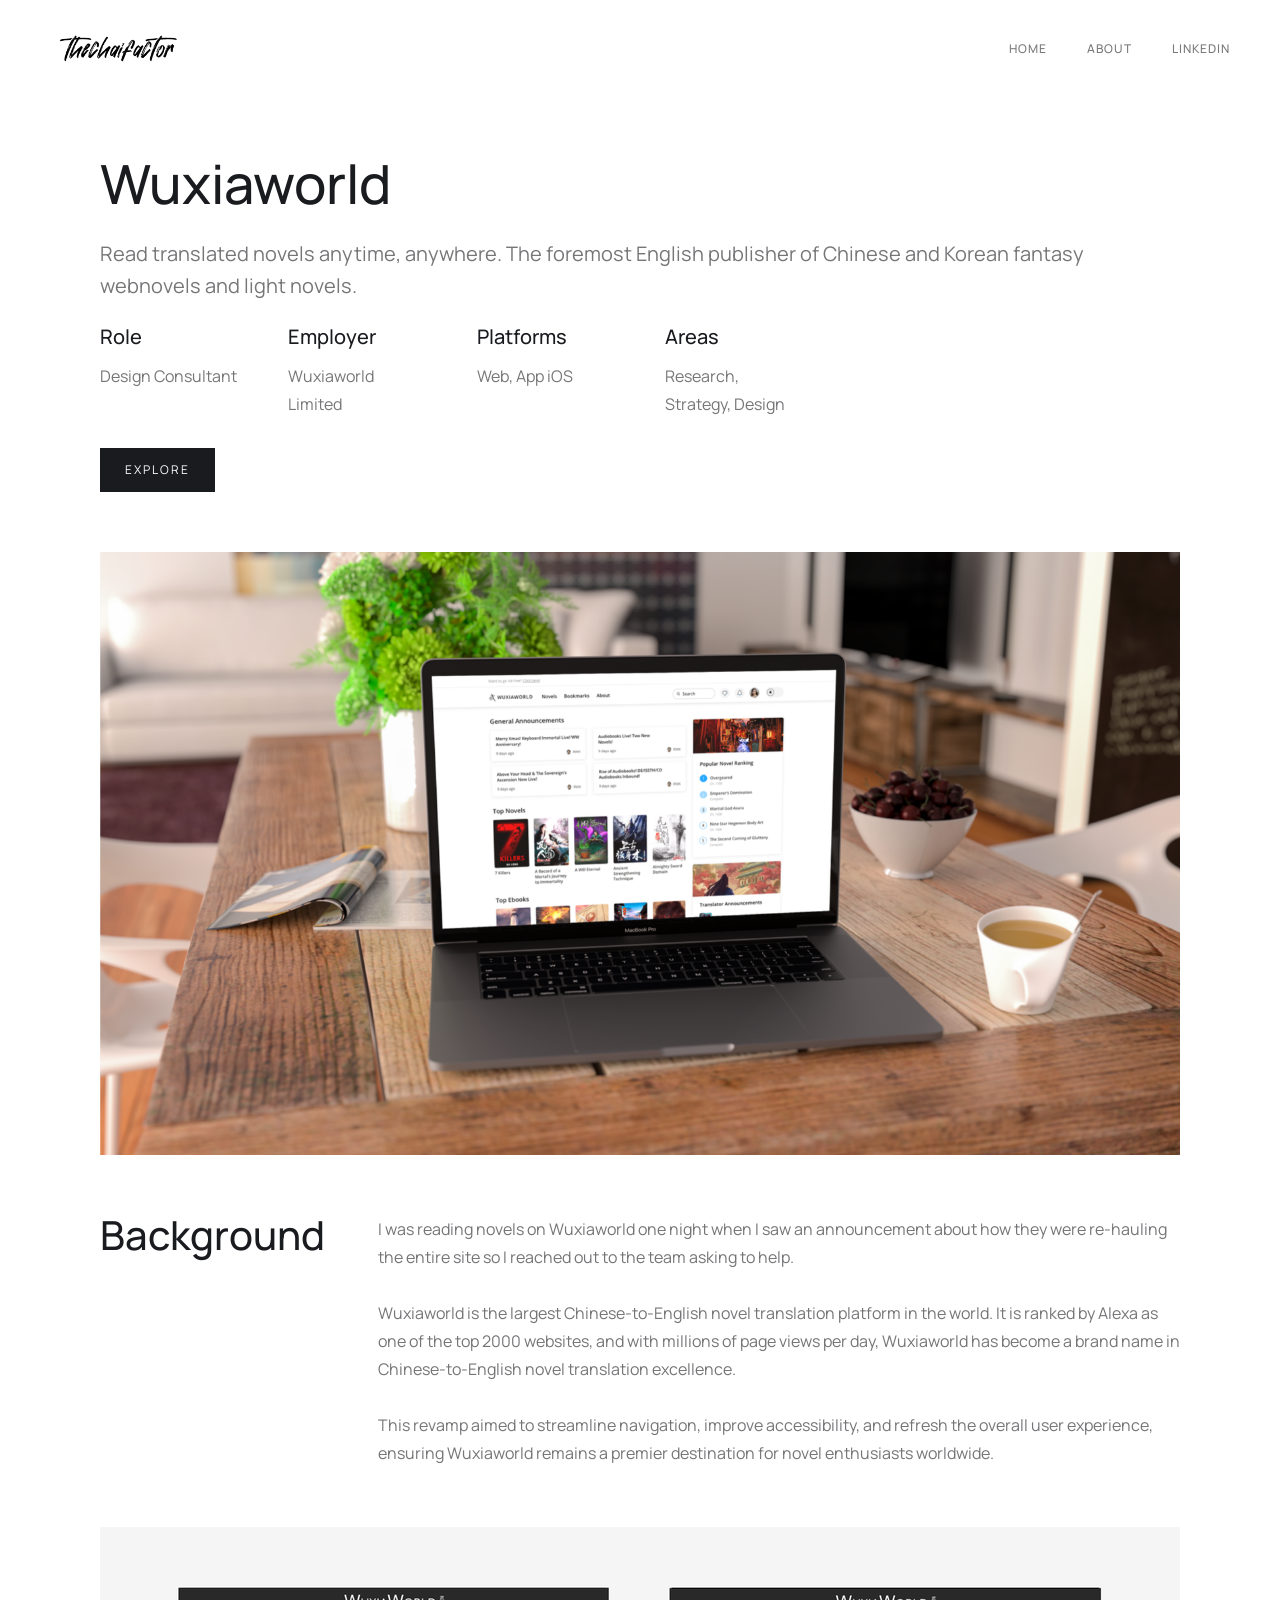
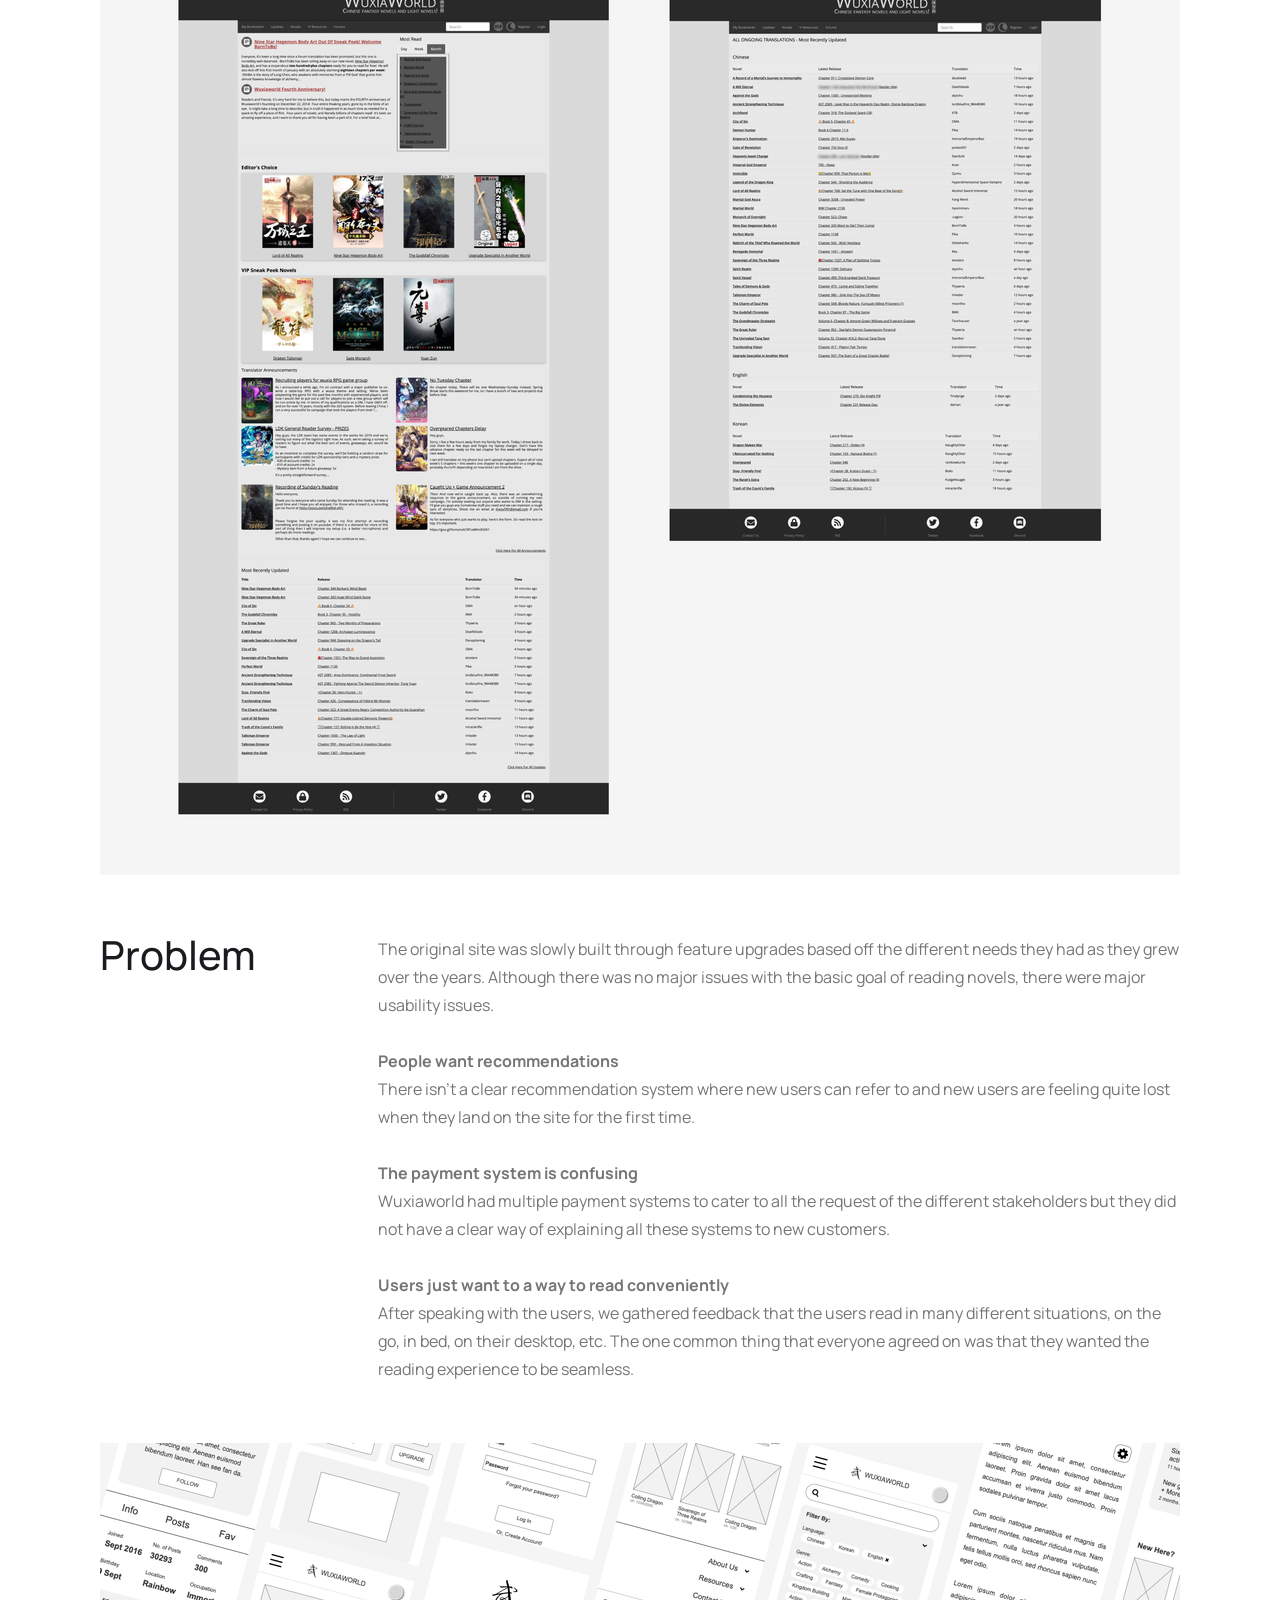
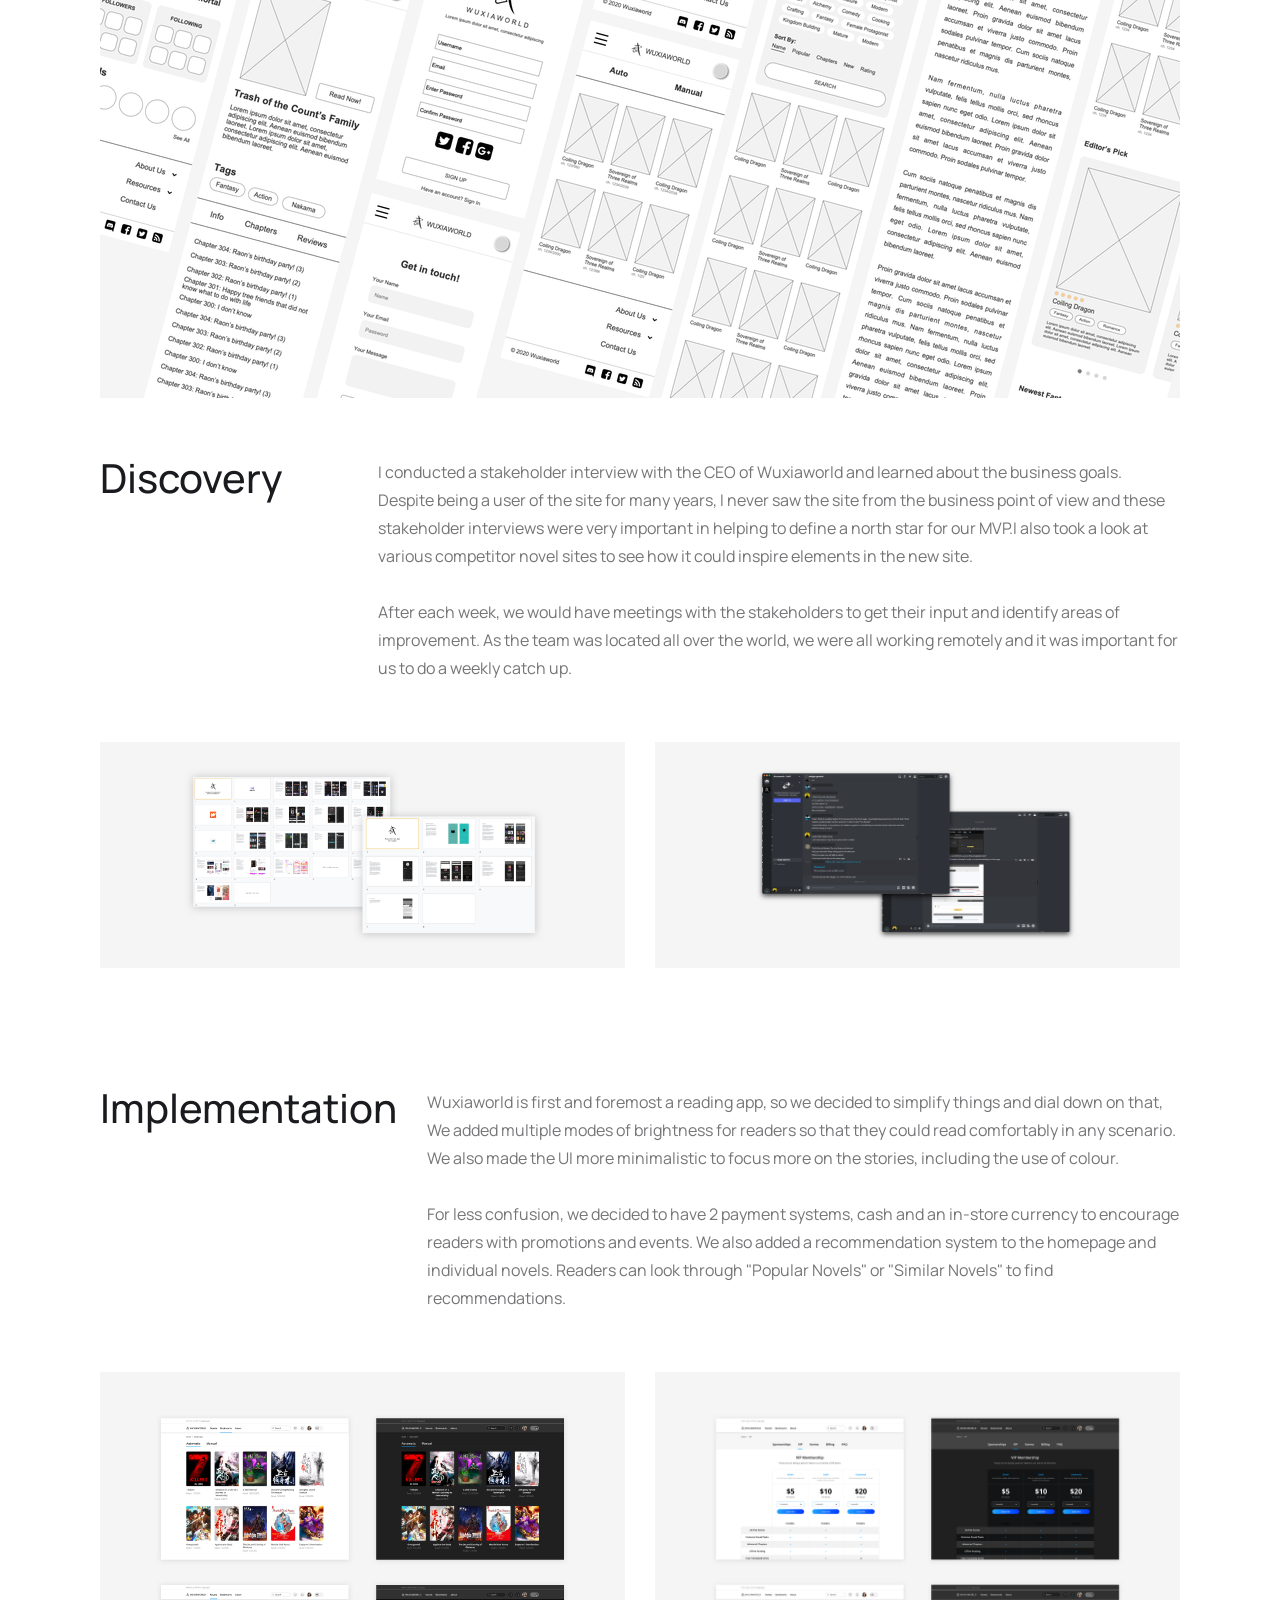
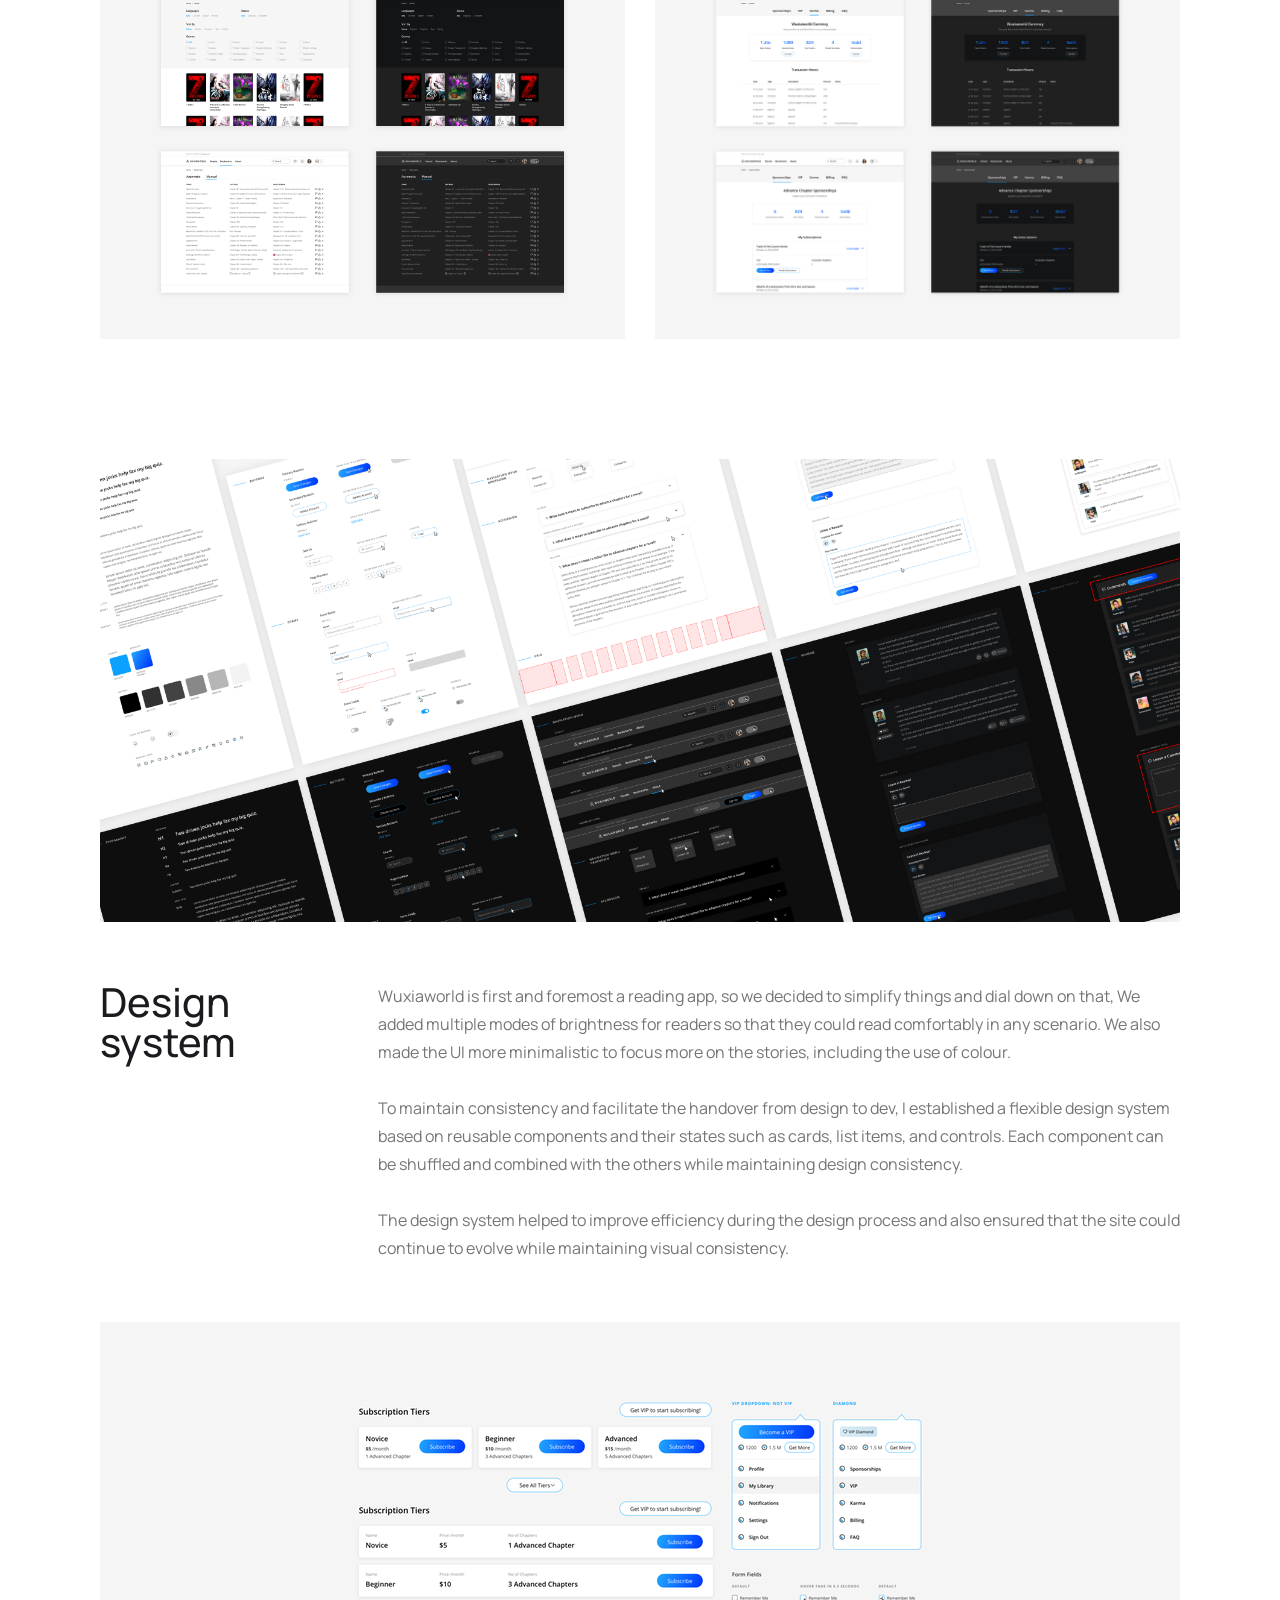
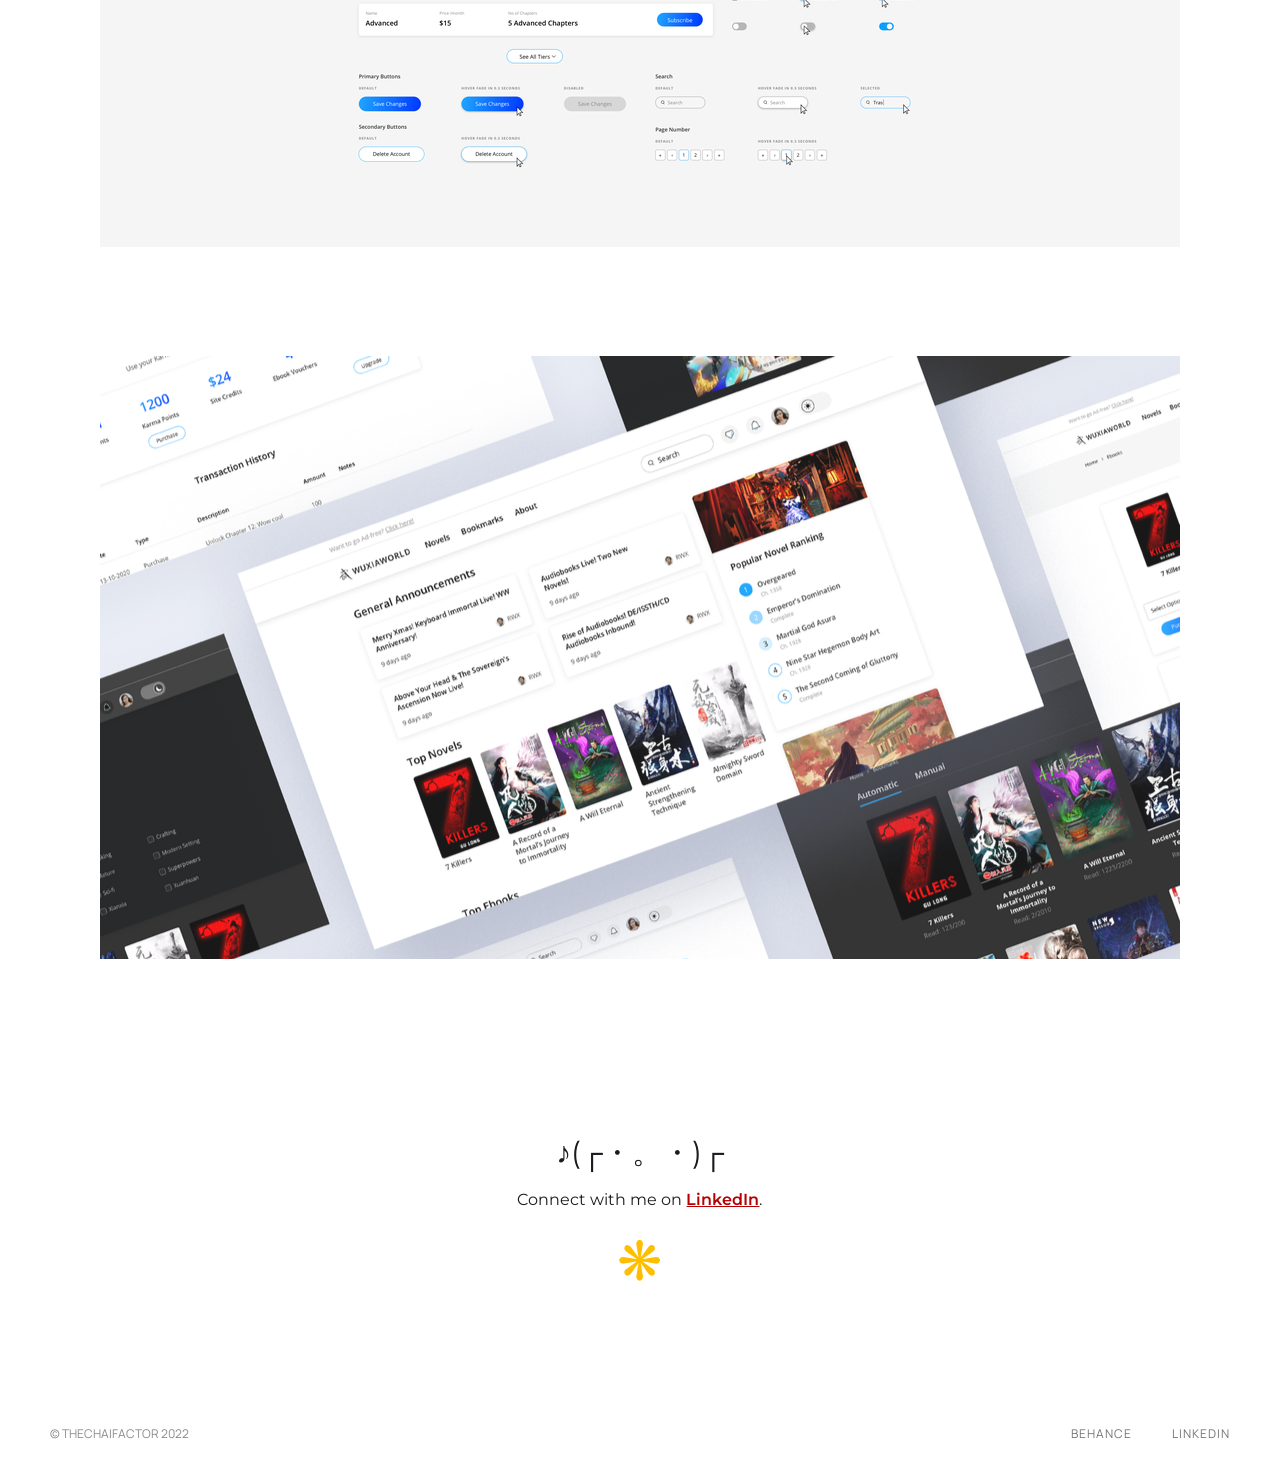
<file: work/wuxiaworld/index.html>
<!DOCTYPE html>
<html data-wf-page="62615833ab1e108508920d62" data-wf-site="62615833ab1e103c7f920d57" lang="en"><head><meta charset="utf-8"/><title>Wuxiaworld</title><meta content="Wuxiaworld" property="og:title"/><meta content="Wuxiaworld" name="twitter:title"/><meta content="width=device-width, initial-scale=1" name="viewport"/><link href="/assets/css/site.css" rel="stylesheet" type="text/css"/><link href="https://fonts.googleapis.com/" rel="preconnect"/><link crossorigin="anonymous" href="https://fonts.gstatic.com/" rel="preconnect"/><script src="/assets/js/webfont.js" type="text/javascript"></script><script type="text/javascript">WebFont.load({  google: {    families: ["Montserrat:100,100italic,200,200italic,300,300italic,400,400italic,500,500italic,600,600italic,700,700italic,800,800italic,900,900italic","Inter:300,400,500,600,700","Manrope:300,400,500,600,700","Old Standard TT:300,400,500,600,700","Pirata One:300,400,500,600,700"]  }});</script><script type="text/javascript">!function(o,c){var n=c.documentElement,t=" w-mod-";n.className+=t+"js",("ontouchstart"in o||o.DocumentTouch&&c instanceof DocumentTouch)&&(n.className+=t+"touch")}(window,document);</script><link href="/assets/images/favicon.png" rel="shortcut icon" type="image/x-icon"/><link href="/assets/images/webclip.png" rel="apple-touch-icon"/><meta content="noindex" name="robots"/>
</head><body><div class="navigation w-nav" data-animation="default" data-collapse="medium" data-doc-height="1" data-duration="400" data-easing="ease" data-easing2="ease" role="banner"><div class="navigation-items"><a aria-label="home" class="logo-link w-nav-brand" href="/"><img alt="" class="logo-image" sizes="(max-width: 479px) 77vw, 140px" src="/assets/images/626409828124ff7c7c0c41c4_logo-1.png" srcset="/assets/images/626409828124ff7c7c0c41c4_logo-1-p-500.png 500w, /assets/images/626409828124ff7c7c0c41c4_logo-1.png 832w" width="140"/></a><div class="navigation-wrap"><nav class="navigation-items w-nav-menu" role="navigation"><a class="navigation-item w-nav-link" href="/">Home</a><a class="navigation-item w-nav-link" href="/about/">About</a><a class="navigation-item w-nav-link" href="https://www.linkedin.com/in/cherylchai/" rel="noopener" target="_blank">LinkedIn</a></nav><div aria-controls="w-nav-overlay-0" aria-expanded="false" aria-haspopup="menu" aria-label="menu" class="menu-button w-nav-button" role="button" tabindex="0"><img alt="" class="menu-icon" src="/assets/images/62615833ab1e106f7d920d68_menu-icon.png" width="22"/></div></div></div><div class="w-nav-overlay" data-wf-ignore="" id="w-nav-overlay-0"></div></div><div class="section" data-w-id="0befc76b-828c-2822-f9fa-f2c6de040bbc" style="opacity: 1; transform: translate3d(0px, 0px, 0px) scale3d(1, 1, 1) rotateX(0deg) rotateY(0deg) rotateZ(0deg) skew(0deg, 0deg); transform-style: preserve-3d;"><div id="w-node-_6db9a5d0-5d7c-8e55-4a96-901f26689aa8-08920d62"><h1 class="heading-jumbo">Wuxiaworld</h1><div class="subtitle">Read translated novels anytime, anywhere. The foremost English publisher of Chinese and Korean fantasy webnovels and light novels.</div></div><div class="container"></div><div class="w-layout-grid project-overview-grid"><div id="w-node-_6db9a5d0-5d7c-8e55-4a96-901f26689aad-08920d62"><div class="position-name-text">Role</div><div class="paragraph-light cc-position-name">Design Consultant<br/></div></div><div id="w-node-_6db9a5d0-5d7c-8e55-4a96-901f26689ab3-08920d62"><div class="position-name-text">Platforms</div><div class="paragraph-light cc-position-name">Web, App iOS</div></div><div id="w-node-_6db9a5d0-5d7c-8e55-4a96-901f26689ab8-08920d62"><div class="position-name-text">Employer</div><div class="paragraph-light cc-position-name">Wuxiaworld Limited<br/></div></div><div id="w-node-_6db9a5d0-5d7c-8e55-4a96-901f26689abe-08920d62"><div class="position-name-text">Areas</div><div class="paragraph-light cc-position-name">Research, Strategy, Design</div></div></div><a class="button w-button" href="https://wuxiaworld.com/">Explore</a></div><div class="section"><img alt="Wuxiaworld Site on Computer" class="detail-header-image" data-w-id="11c84f57-953b-cd74-2122-ac6f6d6bb19f" sizes="(max-width: 1790px) 100vw, 1790px" src="/assets/images/6263a133111fd43843d841fe_mock-final.png" srcset="/assets/images/6263a133111fd43843d841fe_mock-final-p-500.png 500w, /assets/images/6263a133111fd43843d841fe_mock-final-p-800.png 800w, /assets/images/6263a133111fd43843d841fe_mock-final-p-1080.png 1080w, /assets/images/6263a133111fd43843d841fe_mock-final-p-1600.png 1600w, /assets/images/6263a133111fd43843d841fe_mock-final.png 1790w" style="opacity: 1; transform: translate3d(0px, 0px, 0px) scale3d(1, 1, 1) rotateX(0deg) rotateY(0deg) rotateZ(0deg) skew(0deg, 0deg); transform-style: preserve-3d;"/><div class="w-layout-grid text-description"><div class="paragraph-light" id="w-node-c50c8184-3c84-75db-83af-74d942fc97c6-08920d62">I was reading novels on Wuxiaworld one night when I saw an announcement about how they were re-hauling the entire site so I reached out to the team asking to help. <br/>‍<br/>Wuxiaworld is the largest Chinese-to-English novel translation platform in the world. It is ranked by Alexa as one of the top 2000 websites, and with millions of page views per day, Wuxiaworld has become a brand name in Chinese-to-English novel translation excellence.<br/>‍<br/>This revamp aimed to streamline navigation, improve accessibility, and refresh the overall user experience, ensuring Wuxiaworld remains a premier destination for novel enthusiasts worldwide.</div><div class="header-paragraph">Background</div></div><img alt="" class="detail-image" sizes="(max-width: 991px) 100vw, 920px" src="/assets/images/626170ffea07a3797cc443fd_old.png" srcset="/assets/images/626170ffea07a3797cc443fd_old-p-500.png 500w, /assets/images/626170ffea07a3797cc443fd_old-p-800.png 800w, /assets/images/626170ffea07a3797cc443fd_old-p-1080.png 1080w, /assets/images/626170ffea07a3797cc443fd_old-p-1600.png 1600w, /assets/images/626170ffea07a3797cc443fd_old-p-2000.png 2000w, /assets/images/626170ffea07a3797cc443fd_old.png 3580w" width="920"/><div class="w-layout-grid text-description"><div class="paragraph-light" id="w-node-e0a1f54b-efaa-fb58-c644-f568f3e27a5e-08920d62">The original site was slowly built through feature upgrades based off the different needs they had as they grew over the years. Although there was no major issues with the basic goal of reading novels, there were major usability issues.<br/><br/><strong>People want recommendations<br/></strong>There isn't a clear recommendation system where new users can refer to and new users are feeling quite lost when they land on the site for the first time. <br/><br/>‍<strong>The payment system is confusing<br/></strong>Wuxiaworld had multiple payment systems to cater to all the request of the different stakeholders but they did not have a clear way of explaining all these systems to new customers.<br/><br/>‍<strong>Users just want to a way to read conveniently<br/></strong>After speaking with the users, we gathered feedback that the users read in many different situations, on the go, in bed, on their desktop, etc. The one common thing that everyone agreed on was that they wanted the reading experience to be seamless.</div><div class="header-paragraph">Problem</div></div><img alt="" class="detail-image" sizes="(max-width: 991px) 100vw, 920px" src="/assets/images/62616f4d0b2c26241740838a_Wireframes.png" srcset="/assets/images/62616f4d0b2c26241740838a_Wireframes-p-500.png 500w, /assets/images/62616f4d0b2c26241740838a_Wireframes-p-800.png 800w, /assets/images/62616f4d0b2c26241740838a_Wireframes-p-1080.png 1080w, /assets/images/62616f4d0b2c26241740838a_Wireframes-p-1600.png 1600w, /assets/images/62616f4d0b2c26241740838a_Wireframes-p-2000.png 2000w, /assets/images/62616f4d0b2c26241740838a_Wireframes.png 3580w" width="920"/><div class="w-layout-grid text-description"><div class="paragraph-light" id="w-node-_2dc4503f-047a-1aa4-c6c0-9bcd2424112f-08920d62">I conducted a stakeholder interview with the CEO of Wuxiaworld and learned about the business goals. Despite being a user of the site for many years, I never saw the site from the business point of view and these stakeholder interviews were very important in helping to define a north star for our MVP.I also took a look at various competitor novel sites to see how it could inspire elements in the new site. <br/><br/>After each week, we would have meetings with the stakeholders to get their input and identify areas of improvement. As the team was located all over the world, we were all working remotely and it was important for us to do a weekly catch up.</div><div class="header-paragraph">Discovery</div></div><div class="w-layout-grid project-description-grid"><div id="w-node-_9d93350e-fb7b-2e34-e17d-d37eeb346e63-08920d62"><img alt="" class="detail-image" sizes="(max-width: 991px) 100vw, 920px" src="/assets/images/62616f482dc6191748636181_competitor analysis.png" srcset="/assets/images/62616f482dc6191748636181_competitor analysis-p-500.png 500w, /assets/images/62616f482dc6191748636181_competitor analysis-p-800.png 800w, /assets/images/62616f482dc6191748636181_competitor analysis-p-1080.png 1080w, /assets/images/62616f482dc6191748636181_competitor analysis-p-1600.png 1600w, /assets/images/62616f482dc6191748636181_competitor analysis-p-2000.png 2000w, /assets/images/62616f482dc6191748636181_competitor analysis.png 3580w" width="920"/></div><img alt="" class="detail-image" sizes="(max-width: 991px) 100vw, 920px" src="/assets/images/62616f4ad621bc40f9d7ac72_discord.png" srcset="/assets/images/62616f4ad621bc40f9d7ac72_discord-p-500.png 500w, /assets/images/62616f4ad621bc40f9d7ac72_discord-p-800.png 800w, /assets/images/62616f4ad621bc40f9d7ac72_discord-p-1080.png 1080w, /assets/images/62616f4ad621bc40f9d7ac72_discord-p-1600.png 1600w, /assets/images/62616f4ad621bc40f9d7ac72_discord-p-2000.png 2000w, /assets/images/62616f4ad621bc40f9d7ac72_discord.png 3580w" width="920"/></div><div class="w-layout-grid text-description"><div class="paragraph-light" id="w-node-c8d25022-881e-b137-1ad7-f0e05f8008ab-08920d62">Wuxiaworld is first and foremost a reading app, so we decided to simplify things and dial down on that, We added multiple modes of brightness for readers so that they could read comfortably in any scenario. We also made the UI more minimalistic to focus more on the stories, including the use of colour.<br/><br/>For less confusion, we decided to have 2 payment systems, cash and an in-store currency to encourage readers with promotions and events. We also added a recommendation system to the homepage and individual novels. Readers can look through "Popular Novels" or "Similar Novels" to find recommendations.<br/></div><div class="header-paragraph">Implementation</div></div><div class="w-layout-grid project-description-grid"><div id="w-node-a5747c49-e0a8-4b11-34be-64325635b27a-08920d62"><img alt="" class="detail-image" sizes="(max-width: 991px) 100vw, 920px" src="/assets/images/62616f4d06bfbb2a984391ef_novel listing.png" srcset="/assets/images/62616f4d06bfbb2a984391ef_novel listing-p-500.png 500w, /assets/images/62616f4d06bfbb2a984391ef_novel listing-p-800.png 800w, /assets/images/62616f4d06bfbb2a984391ef_novel listing-p-1080.png 1080w, /assets/images/62616f4d06bfbb2a984391ef_novel listing-p-1600.png 1600w, /assets/images/62616f4d06bfbb2a984391ef_novel listing-p-2000.png 2000w, /assets/images/62616f4d06bfbb2a984391ef_novel listing.png 3580w" width="920"/></div><img alt="" class="detail-image" sizes="(max-width: 991px) 100vw, 920px" src="/assets/images/62616f4af0768f221b95a659_payment.png" srcset="/assets/images/62616f4af0768f221b95a659_payment-p-500.png 500w, /assets/images/62616f4af0768f221b95a659_payment-p-800.png 800w, /assets/images/62616f4af0768f221b95a659_payment-p-1080.png 1080w, /assets/images/62616f4af0768f221b95a659_payment-p-1600.png 1600w, /assets/images/62616f4af0768f221b95a659_payment-p-2000.png 2000w, /assets/images/62616f4af0768f221b95a659_payment.png 3580w" width="920"/></div><img alt="" class="detail-image" sizes="(max-width: 991px) 100vw, 920px" src="/assets/images/62616f4ce6f52c5bce9fcd28_design system.png" srcset="/assets/images/62616f4ce6f52c5bce9fcd28_design system-p-500.png 500w, /assets/images/62616f4ce6f52c5bce9fcd28_design system-p-800.png 800w, /assets/images/62616f4ce6f52c5bce9fcd28_design system-p-1080.png 1080w, /assets/images/62616f4ce6f52c5bce9fcd28_design system-p-1600.png 1600w, /assets/images/62616f4ce6f52c5bce9fcd28_design system-p-2000.png 2000w, /assets/images/62616f4ce6f52c5bce9fcd28_design system.png 3580w" width="920"/><div class="w-layout-grid text-description"><div class="paragraph-light" id="w-node-e97ccd81-6c0d-5129-ef1a-e521bec6d61c-08920d62">Wuxiaworld is first and foremost a reading app, so we decided to simplify things and dial down on that, We added multiple modes of brightness for readers so that they could read comfortably in any scenario. We also made the UI more minimalistic to focus more on the stories, including the use of colour.<br/><br/>To maintain consistency and facilitate the handover from design to dev, I established a flexible design system based on reusable components and their states such as cards, list items, and controls. Each component can be shuffled and combined with the others while maintaining design consistency.<br/><br/>The design system helped to improve efficiency during the design process and also ensured that the site could continue to evolve while maintaining visual consistency.<br/></div><div class="header-paragraph">Design system</div></div><img alt="" class="detail-image" sizes="(max-width: 991px) 100vw, 920px" src="/assets/images/62616f4996a47831ac32da82_dsm-2.png" srcset="/assets/images/62616f4996a47831ac32da82_dsm-2-p-500.png 500w, /assets/images/62616f4996a47831ac32da82_dsm-2-p-800.png 800w, /assets/images/62616f4996a47831ac32da82_dsm-2-p-1080.png 1080w, /assets/images/62616f4996a47831ac32da82_dsm-2-p-1600.png 1600w, /assets/images/62616f4996a47831ac32da82_dsm-2-p-2000.png 2000w, /assets/images/62616f4996a47831ac32da82_dsm-2.png 3580w" width="920"/><div class="article-container" data-w-id="299974bc-d5aa-ee96-e1cd-e69218f8993c" style="opacity: 0;"></div><img alt="" class="detail-image" data-w-id="fa28d2c1-cb6c-681e-c224-d7c7e28e1397" sizes="(max-width: 991px) 100vw, 920px" src="/assets/images/6264207e1dc070f29634db73_mox.png" srcset="/assets/images/6264207e1dc070f29634db73_mox-p-500.png 500w, /assets/images/6264207e1dc070f29634db73_mox-p-800.png 800w, /assets/images/6264207e1dc070f29634db73_mox-p-1080.png 1080w, /assets/images/6264207e1dc070f29634db73_mox-p-1600.png 1600w, /assets/images/6264207e1dc070f29634db73_mox.png 1790w" style="opacity: 0;" width="920"/></div><div class="section"><div class="container"><div class="email-section"><h3>♪(┌・。・)┌</h3><p>Connect with me on <a class="link-inline" href="https://www.linkedin.com/in/cherylchai/" rel="noopener" target="_blank">LinkedIn</a>.</p><p class="heading-jumbo center yellow">❋</p></div></div></div><div class="footer-wrap"><div><a class="webflow-link w-inline-block" href="/"><div class="paragraph-tiny">© thechaifactor 2022</div></a></div><div class="footer-links"><a class="footer-item" href="https://behance.net/chaiwanmushi" rel="noopener" target="_blank">BEHANCE</a><a class="footer-item" href="https://www.linkedin.com/in/cherylchai/" rel="noopener" target="_blank">LinkedIN</a></div></div><script src="/assets/js/jquery-3.5.1.min.dc5e7f18c8.js" type="text/javascript"></script><script src="/assets/js/webflow.schunk.36b8fb49256177c8.js" type="text/javascript"></script><script src="/assets/js/webflow.schunk.f71e4146cdb343d7.js" type="text/javascript"></script><script src="/assets/js/webflow.034324c1.0b831c6e3be22041.js" type="text/javascript"></script></body></html>
</file>
<file: assets/css/site.css>
html {
  -webkit-text-size-adjust: 100%;
  -ms-text-size-adjust: 100%;
  font-family: sans-serif;
}

body {
  margin: 0;
}

article, aside, details, figcaption, figure, footer, header, hgroup, main, menu, nav, section, summary {
  display: block;
}

audio, canvas, progress, video {
  vertical-align: baseline;
  display: inline-block;
}

audio:not([controls]) {
  height: 0;
  display: none;
}

[hidden], template {
  display: none;
}

a {
  background-color: #0000;
}

a:active, a:hover {
  outline: 0;
}

abbr[title] {
  border-bottom: 1px dotted;
}

b, strong {
  font-weight: bold;
}

dfn {
  font-style: italic;
}

h1 {
  margin: .67em 0;
  font-size: 2em;
}

mark {
  color: #000;
  background: #ff0;
}

small {
  font-size: 80%;
}

sub, sup {
  vertical-align: baseline;
  font-size: 75%;
  line-height: 0;
  position: relative;
}

sup {
  top: -.5em;
}

sub {
  bottom: -.25em;
}

img {
  border: 0;
}

svg:not(:root) {
  overflow: hidden;
}

hr {
  box-sizing: content-box;
  height: 0;
}

pre {
  overflow: auto;
}

code, kbd, pre, samp {
  font-family: monospace;
  font-size: 1em;
}

button, input, optgroup, select, textarea {
  color: inherit;
  font: inherit;
  margin: 0;
}

button {
  overflow: visible;
}

button, select {
  text-transform: none;
}

button, html input[type="button"], input[type="reset"] {
  -webkit-appearance: button;
  cursor: pointer;
}

button[disabled], html input[disabled] {
  cursor: default;
}

button::-moz-focus-inner, input::-moz-focus-inner {
  border: 0;
  padding: 0;
}

input {
  line-height: normal;
}

input[type="checkbox"], input[type="radio"] {
  box-sizing: border-box;
  padding: 0;
}

input[type="number"]::-webkit-inner-spin-button, input[type="number"]::-webkit-outer-spin-button {
  height: auto;
}

input[type="search"] {
  -webkit-appearance: none;
}

input[type="search"]::-webkit-search-cancel-button, input[type="search"]::-webkit-search-decoration {
  -webkit-appearance: none;
}

legend {
  border: 0;
  padding: 0;
}

textarea {
  overflow: auto;
}

optgroup {
  font-weight: bold;
}

table {
  border-collapse: collapse;
  border-spacing: 0;
}

td, th {
  padding: 0;
}

@font-face {
  font-family: webflow-icons;
  src: url("[data-uri]") format("truetype");
  font-weight: normal;
  font-style: normal;
}

[class^="w-icon-"], [class*=" w-icon-"] {
  speak: none;
  font-variant: normal;
  text-transform: none;
  -webkit-font-smoothing: antialiased;
  -moz-osx-font-smoothing: grayscale;
  font-style: normal;
  font-weight: normal;
  line-height: 1;
  font-family: webflow-icons !important;
}

.w-icon-slider-right:before {
  content: "";
}

.w-icon-slider-left:before {
  content: "";
}

.w-icon-nav-menu:before {
  content: "";
}

.w-icon-arrow-down:before, .w-icon-dropdown-toggle:before {
  content: "";
}

.w-icon-file-upload-remove:before {
  content: "";
}

.w-icon-file-upload-icon:before {
  content: "";
}

* {
  box-sizing: border-box;
}

html {
  height: 100%;
}

body {
  color: #333;
  background-color: #fff;
  min-height: 100%;
  margin: 0;
  font-family: Arial, sans-serif;
  font-size: 14px;
  line-height: 20px;
}

img {
  vertical-align: middle;
  max-width: 100%;
  display: inline-block;
}

html.w-mod-touch * {
  background-attachment: scroll !important;
}

.w-block {
  display: block;
}

.w-inline-block {
  max-width: 100%;
  display: inline-block;
}

.w-clearfix:before, .w-clearfix:after {
  content: " ";
  grid-area: 1 / 1 / 2 / 2;
  display: table;
}

.w-clearfix:after {
  clear: both;
}

.w-hidden {
  display: none;
}

.w-button {
  color: #fff;
  line-height: inherit;
  cursor: pointer;
  background-color: #3898ec;
  border: 0;
  border-radius: 0;
  padding: 9px 15px;
  text-decoration: none;
  display: inline-block;
}

input.w-button {
  -webkit-appearance: button;
}

html[data-w-dynpage] [data-w-cloak] {
  color: #0000 !important;
}

.w-code-block {
  margin: unset;
}

pre.w-code-block code {
  all: inherit;
}

pre.w-code-block code > span {
  display: block !important;
}

.w-optimization {
  display: contents;
}

.w-webflow-badge, .w-webflow-badge > img {
  box-sizing: unset;
  width: unset;
  height: unset;
  max-height: unset;
  max-width: unset;
  min-height: unset;
  min-width: unset;
  margin: unset;
  padding: unset;
  float: unset;
  clear: unset;
  border: unset;
  border-radius: unset;
  background: unset;
  background-image: unset;
  background-position: unset;
  background-size: unset;
  background-repeat: unset;
  background-origin: unset;
  background-clip: unset;
  background-attachment: unset;
  background-color: unset;
  box-shadow: unset;
  transform: unset;
  direction: unset;
  font-family: unset;
  font-weight: unset;
  color: unset;
  font-size: unset;
  line-height: unset;
  font-style: unset;
  font-variant: unset;
  text-align: unset;
  letter-spacing: unset;
  -webkit-text-decoration: unset;
  text-decoration: unset;
  text-indent: unset;
  text-transform: unset;
  list-style-type: unset;
  text-shadow: unset;
  vertical-align: unset;
  cursor: unset;
  white-space: unset;
  word-break: unset;
  word-spacing: unset;
  word-wrap: unset;
  transition: unset;
}

.w-webflow-badge {
  white-space: nowrap;
  cursor: pointer;
  box-shadow: 0 0 0 1px #0000001a, 0 1px 3px #0000001a;
  visibility: visible !important;
  opacity: 1 !important;
  z-index: 2147483647 !important;
  color: #aaadb0 !important;
  width: auto !important;
  height: auto !important;
  overflow: unset !important;
  background-color: #fff !important;
  border-radius: 3px !important;
  margin: 0 !important;
  padding: 6px !important;
  font-size: 12px !important;
  line-height: 14px !important;
  text-decoration: none !important;
  display: inline-block !important;
  position: fixed !important;
  inset: auto 12px 12px auto !important;
  transform: none !important;
}

.w-webflow-badge > img {
  position: unset;
  visibility: unset !important;
  opacity: 1 !important;
  vertical-align: middle !important;
  display: inline-block !important;
}

h1, h2, h3, h4, h5, h6 {
  margin-bottom: 10px;
  font-weight: bold;
}

h1 {
  margin-top: 20px;
  font-size: 38px;
  line-height: 44px;
}

h2 {
  margin-top: 20px;
  font-size: 32px;
  line-height: 36px;
}

h3 {
  margin-top: 20px;
  font-size: 24px;
  line-height: 30px;
}

h4 {
  margin-top: 10px;
  font-size: 18px;
  line-height: 24px;
}

h5 {
  margin-top: 10px;
  font-size: 14px;
  line-height: 20px;
}

h6 {
  margin-top: 10px;
  font-size: 12px;
  line-height: 18px;
}

p {
  margin-top: 0;
  margin-bottom: 10px;
}

blockquote {
  border-left: 5px solid #e2e2e2;
  margin: 0 0 10px;
  padding: 10px 20px;
  font-size: 18px;
  line-height: 22px;
}

figure {
  margin: 0 0 10px;
}

figcaption {
  text-align: center;
  margin-top: 5px;
}

ul, ol {
  margin-top: 0;
  margin-bottom: 10px;
  padding-left: 40px;
}

.w-list-unstyled {
  padding-left: 0;
  list-style: none;
}

.w-embed:before, .w-embed:after {
  content: " ";
  grid-area: 1 / 1 / 2 / 2;
  display: table;
}

.w-embed:after {
  clear: both;
}

.w-video {
  width: 100%;
  padding: 0;
  position: relative;
}

.w-video iframe, .w-video object, .w-video embed {
  border: none;
  width: 100%;
  height: 100%;
  position: absolute;
  top: 0;
  left: 0;
}

fieldset {
  border: 0;
  margin: 0;
  padding: 0;
}

button, [type="button"], [type="reset"] {
  cursor: pointer;
  -webkit-appearance: button;
  border: 0;
}

.w-form {
  margin: 0 0 15px;
}

.w-form-done {
  text-align: center;
  background-color: #ddd;
  padding: 20px;
  display: none;
}

.w-form-fail {
  background-color: #ffdede;
  margin-top: 10px;
  padding: 10px;
  display: none;
}

label {
  margin-bottom: 5px;
  font-weight: bold;
  display: block;
}

.w-input, .w-select {
  color: #333;
  vertical-align: middle;
  background-color: #fff;
  border: 1px solid #ccc;
  width: 100%;
  height: 38px;
  margin-bottom: 10px;
  padding: 8px 12px;
  font-size: 14px;
  line-height: 1.42857;
  display: block;
}

.w-input::placeholder, .w-select::placeholder {
  color: #999;
}

.w-input:focus, .w-select:focus {
  border-color: #3898ec;
  outline: 0;
}

.w-input[disabled], .w-select[disabled], .w-input[readonly], .w-select[readonly], fieldset[disabled] .w-input, fieldset[disabled] .w-select {
  cursor: not-allowed;
}

.w-input[disabled]:not(.w-input-disabled), .w-select[disabled]:not(.w-input-disabled), .w-input[readonly], .w-select[readonly], fieldset[disabled]:not(.w-input-disabled) .w-input, fieldset[disabled]:not(.w-input-disabled) .w-select {
  background-color: #eee;
}

textarea.w-input, textarea.w-select {
  height: auto;
}

.w-select {
  background-color: #f3f3f3;
}

.w-select[multiple] {
  height: auto;
}

.w-form-label {
  cursor: pointer;
  margin-bottom: 0;
  font-weight: normal;
  display: inline-block;
}

.w-radio {
  margin-bottom: 5px;
  padding-left: 20px;
  display: block;
}

.w-radio:before, .w-radio:after {
  content: " ";
  grid-area: 1 / 1 / 2 / 2;
  display: table;
}

.w-radio:after {
  clear: both;
}

.w-radio-input {
  float: left;
  margin: 3px 0 0 -20px;
  line-height: normal;
}

.w-file-upload {
  margin-bottom: 10px;
  display: block;
}

.w-file-upload-input {
  opacity: 0;
  z-index: -100;
  width: .1px;
  height: .1px;
  position: absolute;
  overflow: hidden;
}

.w-file-upload-default, .w-file-upload-uploading, .w-file-upload-success {
  color: #333;
  display: inline-block;
}

.w-file-upload-error {
  margin-top: 10px;
  display: block;
}

.w-file-upload-default.w-hidden, .w-file-upload-uploading.w-hidden, .w-file-upload-error.w-hidden, .w-file-upload-success.w-hidden {
  display: none;
}

.w-file-upload-uploading-btn {
  cursor: pointer;
  background-color: #fafafa;
  border: 1px solid #ccc;
  margin: 0;
  padding: 8px 12px;
  font-size: 14px;
  font-weight: normal;
  display: flex;
}

.w-file-upload-file {
  background-color: #fafafa;
  border: 1px solid #ccc;
  flex-grow: 1;
  justify-content: space-between;
  margin: 0;
  padding: 8px 9px 8px 11px;
  display: flex;
}

.w-file-upload-file-name {
  font-size: 14px;
  font-weight: normal;
  display: block;
}

.w-file-remove-link {
  cursor: pointer;
  width: auto;
  height: auto;
  margin-top: 3px;
  margin-left: 10px;
  padding: 3px;
  display: block;
}

.w-icon-file-upload-remove {
  margin: auto;
  font-size: 10px;
}

.w-file-upload-error-msg {
  color: #ea384c;
  padding: 2px 0;
  display: inline-block;
}

.w-file-upload-info {
  padding: 0 12px;
  line-height: 38px;
  display: inline-block;
}

.w-file-upload-label {
  cursor: pointer;
  background-color: #fafafa;
  border: 1px solid #ccc;
  margin: 0;
  padding: 8px 12px;
  font-size: 14px;
  font-weight: normal;
  display: inline-block;
}

.w-icon-file-upload-icon, .w-icon-file-upload-uploading {
  width: 20px;
  margin-right: 8px;
  display: inline-block;
}

.w-icon-file-upload-uploading {
  height: 20px;
}

.w-container {
  max-width: 940px;
  margin-left: auto;
  margin-right: auto;
}

.w-container:before, .w-container:after {
  content: " ";
  grid-area: 1 / 1 / 2 / 2;
  display: table;
}

.w-container:after {
  clear: both;
}

.w-container .w-row {
  margin-left: -10px;
  margin-right: -10px;
}

.w-row:before, .w-row:after {
  content: " ";
  grid-area: 1 / 1 / 2 / 2;
  display: table;
}

.w-row:after {
  clear: both;
}

.w-row .w-row {
  margin-left: 0;
  margin-right: 0;
}

.w-col {
  float: left;
  width: 100%;
  min-height: 1px;
  padding-left: 10px;
  padding-right: 10px;
  position: relative;
}

.w-col .w-col {
  padding-left: 0;
  padding-right: 0;
}

.w-col-1 {
  width: 8.33333%;
}

.w-col-2 {
  width: 16.6667%;
}

.w-col-3 {
  width: 25%;
}

.w-col-4 {
  width: 33.3333%;
}

.w-col-5 {
  width: 41.6667%;
}

.w-col-6 {
  width: 50%;
}

.w-col-7 {
  width: 58.3333%;
}

.w-col-8 {
  width: 66.6667%;
}

.w-col-9 {
  width: 75%;
}

.w-col-10 {
  width: 83.3333%;
}

.w-col-11 {
  width: 91.6667%;
}

.w-col-12 {
  width: 100%;
}

.w-hidden-main {
  display: none !important;
}

@media screen and (max-width: 991px) {
  .w-container {
    max-width: 728px;
  }

  .w-hidden-main {
    display: inherit !important;
  }

  .w-hidden-medium {
    display: none !important;
  }

  .w-col-medium-1 {
    width: 8.33333%;
  }

  .w-col-medium-2 {
    width: 16.6667%;
  }

  .w-col-medium-3 {
    width: 25%;
  }

  .w-col-medium-4 {
    width: 33.3333%;
  }

  .w-col-medium-5 {
    width: 41.6667%;
  }

  .w-col-medium-6 {
    width: 50%;
  }

  .w-col-medium-7 {
    width: 58.3333%;
  }

  .w-col-medium-8 {
    width: 66.6667%;
  }

  .w-col-medium-9 {
    width: 75%;
  }

  .w-col-medium-10 {
    width: 83.3333%;
  }

  .w-col-medium-11 {
    width: 91.6667%;
  }

  .w-col-medium-12 {
    width: 100%;
  }

  .w-col-stack {
    width: 100%;
    left: auto;
    right: auto;
  }
}

@media screen and (max-width: 767px) {
  .w-hidden-main, .w-hidden-medium {
    display: inherit !important;
  }

  .w-hidden-small {
    display: none !important;
  }

  .w-row, .w-container .w-row {
    margin-left: 0;
    margin-right: 0;
  }

  .w-col {
    width: 100%;
    left: auto;
    right: auto;
  }

  .w-col-small-1 {
    width: 8.33333%;
  }

  .w-col-small-2 {
    width: 16.6667%;
  }

  .w-col-small-3 {
    width: 25%;
  }

  .w-col-small-4 {
    width: 33.3333%;
  }

  .w-col-small-5 {
    width: 41.6667%;
  }

  .w-col-small-6 {
    width: 50%;
  }

  .w-col-small-7 {
    width: 58.3333%;
  }

  .w-col-small-8 {
    width: 66.6667%;
  }

  .w-col-small-9 {
    width: 75%;
  }

  .w-col-small-10 {
    width: 83.3333%;
  }

  .w-col-small-11 {
    width: 91.6667%;
  }

  .w-col-small-12 {
    width: 100%;
  }
}

@media screen and (max-width: 479px) {
  .w-container {
    max-width: none;
  }

  .w-hidden-main, .w-hidden-medium, .w-hidden-small {
    display: inherit !important;
  }

  .w-hidden-tiny {
    display: none !important;
  }

  .w-col {
    width: 100%;
  }

  .w-col-tiny-1 {
    width: 8.33333%;
  }

  .w-col-tiny-2 {
    width: 16.6667%;
  }

  .w-col-tiny-3 {
    width: 25%;
  }

  .w-col-tiny-4 {
    width: 33.3333%;
  }

  .w-col-tiny-5 {
    width: 41.6667%;
  }

  .w-col-tiny-6 {
    width: 50%;
  }

  .w-col-tiny-7 {
    width: 58.3333%;
  }

  .w-col-tiny-8 {
    width: 66.6667%;
  }

  .w-col-tiny-9 {
    width: 75%;
  }

  .w-col-tiny-10 {
    width: 83.3333%;
  }

  .w-col-tiny-11 {
    width: 91.6667%;
  }

  .w-col-tiny-12 {
    width: 100%;
  }
}

.w-widget {
  position: relative;
}

.w-widget-map {
  width: 100%;
  height: 400px;
}

.w-widget-map label {
  width: auto;
  display: inline;
}

.w-widget-map img {
  max-width: inherit;
}

.w-widget-map .gm-style-iw {
  text-align: center;
}

.w-widget-map .gm-style-iw > button {
  display: none !important;
}

.w-widget-twitter {
  overflow: hidden;
}

.w-widget-twitter-count-shim {
  vertical-align: top;
  text-align: center;
  background: #fff;
  border: 1px solid #758696;
  border-radius: 3px;
  width: 28px;
  height: 20px;
  display: inline-block;
  position: relative;
}

.w-widget-twitter-count-shim * {
  pointer-events: none;
  -webkit-user-select: none;
  user-select: none;
}

.w-widget-twitter-count-shim .w-widget-twitter-count-inner {
  text-align: center;
  color: #999;
  font-family: serif;
  font-size: 15px;
  line-height: 12px;
  position: relative;
}

.w-widget-twitter-count-shim .w-widget-twitter-count-clear {
  display: block;
  position: relative;
}

.w-widget-twitter-count-shim.w--large {
  width: 36px;
  height: 28px;
}

.w-widget-twitter-count-shim.w--large .w-widget-twitter-count-inner {
  font-size: 18px;
  line-height: 18px;
}

.w-widget-twitter-count-shim:not(.w--vertical) {
  margin-left: 5px;
  margin-right: 8px;
}

.w-widget-twitter-count-shim:not(.w--vertical).w--large {
  margin-left: 6px;
}

.w-widget-twitter-count-shim:not(.w--vertical):before, .w-widget-twitter-count-shim:not(.w--vertical):after {
  content: " ";
  pointer-events: none;
  border: solid #0000;
  width: 0;
  height: 0;
  position: absolute;
  top: 50%;
  left: 0;
}

.w-widget-twitter-count-shim:not(.w--vertical):before {
  border-width: 4px;
  border-color: #75869600 #5d6c7b #75869600 #75869600;
  margin-top: -4px;
  margin-left: -9px;
}

.w-widget-twitter-count-shim:not(.w--vertical).w--large:before {
  border-width: 5px;
  margin-top: -5px;
  margin-left: -10px;
}

.w-widget-twitter-count-shim:not(.w--vertical):after {
  border-width: 4px;
  border-color: #fff0 #fff #fff0 #fff0;
  margin-top: -4px;
  margin-left: -8px;
}

.w-widget-twitter-count-shim:not(.w--vertical).w--large:after {
  border-width: 5px;
  margin-top: -5px;
  margin-left: -9px;
}

.w-widget-twitter-count-shim.w--vertical {
  width: 61px;
  height: 33px;
  margin-bottom: 8px;
}

.w-widget-twitter-count-shim.w--vertical:before, .w-widget-twitter-count-shim.w--vertical:after {
  content: " ";
  pointer-events: none;
  border: solid #0000;
  width: 0;
  height: 0;
  position: absolute;
  top: 100%;
  left: 50%;
}

.w-widget-twitter-count-shim.w--vertical:before {
  border-width: 5px;
  border-color: #5d6c7b #75869600 #75869600;
  margin-left: -5px;
}

.w-widget-twitter-count-shim.w--vertical:after {
  border-width: 4px;
  border-color: #fff #fff0 #fff0;
  margin-left: -4px;
}

.w-widget-twitter-count-shim.w--vertical .w-widget-twitter-count-inner {
  font-size: 18px;
  line-height: 22px;
}

.w-widget-twitter-count-shim.w--vertical.w--large {
  width: 76px;
}

.w-background-video {
  color: #fff;
  height: 500px;
  position: relative;
  overflow: hidden;
}

.w-background-video > video {
  object-fit: cover;
  z-index: -100;
  background-position: 50%;
  background-size: cover;
  width: 100%;
  height: 100%;
  margin: auto;
  position: absolute;
  inset: -100%;
}

.w-background-video > video::-webkit-media-controls-start-playback-button {
  -webkit-appearance: none;
  display: none !important;
}

.w-background-video--control {
  background-color: #0000;
  padding: 0;
  position: absolute;
  bottom: 1em;
  right: 1em;
}

.w-background-video--control > [hidden] {
  display: none !important;
}

.w-slider {
  text-align: center;
  clear: both;
  -webkit-tap-highlight-color: #0000;
  tap-highlight-color: #0000;
  background: #ddd;
  height: 300px;
  position: relative;
}

.w-slider-mask {
  z-index: 1;
  white-space: nowrap;
  height: 100%;
  display: block;
  position: relative;
  left: 0;
  right: 0;
  overflow: hidden;
}

.w-slide {
  vertical-align: top;
  white-space: normal;
  text-align: left;
  width: 100%;
  height: 100%;
  display: inline-block;
  position: relative;
}

.w-slider-nav {
  z-index: 2;
  text-align: center;
  -webkit-tap-highlight-color: #0000;
  tap-highlight-color: #0000;
  height: 40px;
  margin: auto;
  padding-top: 10px;
  position: absolute;
  inset: auto 0 0;
}

.w-slider-nav.w-round > div {
  border-radius: 100%;
}

.w-slider-nav.w-num > div {
  width: auto;
  height: auto;
  font-size: inherit;
  line-height: inherit;
  padding: .2em .5em;
}

.w-slider-nav.w-shadow > div {
  box-shadow: 0 0 3px #3336;
}

.w-slider-nav-invert {
  color: #fff;
}

.w-slider-nav-invert > div {
  background-color: #2226;
}

.w-slider-nav-invert > div.w-active {
  background-color: #222;
}

.w-slider-dot {
  cursor: pointer;
  background-color: #fff6;
  width: 1em;
  height: 1em;
  margin: 0 3px .5em;
  transition: background-color .1s, color .1s;
  display: inline-block;
  position: relative;
}

.w-slider-dot.w-active {
  background-color: #fff;
}

.w-slider-dot:focus {
  outline: none;
  box-shadow: 0 0 0 2px #fff;
}

.w-slider-dot:focus.w-active {
  box-shadow: none;
}

.w-slider-arrow-left, .w-slider-arrow-right {
  cursor: pointer;
  color: #fff;
  -webkit-tap-highlight-color: #0000;
  tap-highlight-color: #0000;
  -webkit-user-select: none;
  user-select: none;
  width: 80px;
  margin: auto;
  font-size: 40px;
  position: absolute;
  inset: 0;
  overflow: hidden;
}

.w-slider-arrow-left [class^="w-icon-"], .w-slider-arrow-right [class^="w-icon-"], .w-slider-arrow-left [class*=" w-icon-"], .w-slider-arrow-right [class*=" w-icon-"] {
  position: absolute;
}

.w-slider-arrow-left:focus, .w-slider-arrow-right:focus {
  outline: 0;
}

.w-slider-arrow-left {
  z-index: 3;
  right: auto;
}

.w-slider-arrow-right {
  z-index: 4;
  left: auto;
}

.w-icon-slider-left, .w-icon-slider-right {
  width: 1em;
  height: 1em;
  margin: auto;
  inset: 0;
}

.w-slider-aria-label {
  clip: rect(0 0 0 0);
  border: 0;
  width: 1px;
  height: 1px;
  margin: -1px;
  padding: 0;
  position: absolute;
  overflow: hidden;
}

.w-slider-force-show {
  display: block !important;
}

.w-dropdown {
  text-align: left;
  z-index: 900;
  margin-left: auto;
  margin-right: auto;
  display: inline-block;
  position: relative;
}

.w-dropdown-btn, .w-dropdown-toggle, .w-dropdown-link {
  vertical-align: top;
  color: #222;
  text-align: left;
  white-space: nowrap;
  margin-left: auto;
  margin-right: auto;
  padding: 20px;
  text-decoration: none;
  position: relative;
}

.w-dropdown-toggle {
  -webkit-user-select: none;
  user-select: none;
  cursor: pointer;
  padding-right: 40px;
  display: inline-block;
}

.w-dropdown-toggle:focus {
  outline: 0;
}

.w-icon-dropdown-toggle {
  width: 1em;
  height: 1em;
  margin: auto 20px auto auto;
  position: absolute;
  top: 0;
  bottom: 0;
  right: 0;
}

.w-dropdown-list {
  background: #ddd;
  min-width: 100%;
  display: none;
  position: absolute;
}

.w-dropdown-list.w--open {
  display: block;
}

.w-dropdown-link {
  color: #222;
  padding: 10px 20px;
  display: block;
}

.w-dropdown-link.w--current {
  color: #0082f3;
}

.w-dropdown-link:focus {
  outline: 0;
}

.w-lightbox-backdrop {
  cursor: auto;
  letter-spacing: normal;
  text-indent: 0;
  text-shadow: none;
  text-transform: none;
  visibility: visible;
  white-space: normal;
  word-break: normal;
  word-spacing: normal;
  word-wrap: normal;
  color: #fff;
  text-align: center;
  z-index: 2000;
  opacity: 0;
  -webkit-user-select: none;
  -moz-user-select: none;
  -webkit-tap-highlight-color: transparent;
  background: #000000e6;
  outline: 0;
  font-family: Helvetica Neue, Helvetica, Ubuntu, Segoe UI, Verdana, sans-serif;
  font-size: 17px;
  font-style: normal;
  font-weight: 300;
  line-height: 1.2;
  list-style: disc;
  position: fixed;
  inset: 0;
  -webkit-transform: translate(0);
}

.w-lightbox-backdrop, .w-lightbox-container {
  -webkit-overflow-scrolling: touch;
  height: 100%;
  overflow: auto;
}

.w-lightbox-content {
  height: 100vh;
  position: relative;
  overflow: hidden;
}

.w-lightbox-view {
  opacity: 0;
  width: 100vw;
  height: 100vh;
  position: absolute;
}

.w-lightbox-view:before {
  content: "";
  height: 100vh;
}

.w-lightbox-group, .w-lightbox-group .w-lightbox-view, .w-lightbox-group .w-lightbox-view:before {
  height: 86vh;
}

.w-lightbox-frame, .w-lightbox-view:before {
  vertical-align: middle;
  display: inline-block;
}

.w-lightbox-figure {
  margin: 0;
  position: relative;
}

.w-lightbox-group .w-lightbox-figure {
  cursor: pointer;
}

.w-lightbox-img {
  width: auto;
  max-width: none;
  height: auto;
}

.w-lightbox-image {
  float: none;
  max-width: 100vw;
  max-height: 100vh;
  display: block;
}

.w-lightbox-group .w-lightbox-image {
  max-height: 86vh;
}

.w-lightbox-caption {
  text-align: left;
  text-overflow: ellipsis;
  white-space: nowrap;
  background: #0006;
  padding: .5em 1em;
  position: absolute;
  bottom: 0;
  left: 0;
  right: 0;
  overflow: hidden;
}

.w-lightbox-embed {
  width: 100%;
  height: 100%;
  position: absolute;
  inset: 0;
}

.w-lightbox-control {
  cursor: pointer;
  background-position: center;
  background-repeat: no-repeat;
  background-size: 24px;
  width: 4em;
  transition: all .3s;
  position: absolute;
  top: 0;
}

.w-lightbox-left {
  background-image: url("[data-uri]");
  display: none;
  bottom: 0;
  left: 0;
}

.w-lightbox-right {
  background-image: url("[data-uri]");
  display: none;
  bottom: 0;
  right: 0;
}

.w-lightbox-close {
  background-image: url("[data-uri]");
  background-size: 18px;
  height: 2.6em;
  right: 0;
}

.w-lightbox-strip {
  white-space: nowrap;
  padding: 0 1vh;
  line-height: 0;
  position: absolute;
  bottom: 0;
  left: 0;
  right: 0;
  overflow: auto hidden;
}

.w-lightbox-item {
  box-sizing: content-box;
  cursor: pointer;
  width: 10vh;
  padding: 2vh 1vh;
  display: inline-block;
  -webkit-transform: translate3d(0, 0, 0);
}

.w-lightbox-active {
  opacity: .3;
}

.w-lightbox-thumbnail {
  background: #222;
  height: 10vh;
  position: relative;
  overflow: hidden;
}

.w-lightbox-thumbnail-image {
  position: absolute;
  top: 0;
  left: 0;
}

.w-lightbox-thumbnail .w-lightbox-tall {
  width: 100%;
  top: 50%;
  transform: translate(0, -50%);
}

.w-lightbox-thumbnail .w-lightbox-wide {
  height: 100%;
  left: 50%;
  transform: translate(-50%);
}

.w-lightbox-spinner {
  box-sizing: border-box;
  border: 5px solid #0006;
  border-radius: 50%;
  width: 40px;
  height: 40px;
  margin-top: -20px;
  margin-left: -20px;
  animation: .8s linear infinite spin;
  position: absolute;
  top: 50%;
  left: 50%;
}

.w-lightbox-spinner:after {
  content: "";
  border: 3px solid #0000;
  border-bottom-color: #fff;
  border-radius: 50%;
  position: absolute;
  inset: -4px;
}

.w-lightbox-hide {
  display: none;
}

.w-lightbox-noscroll {
  overflow: hidden;
}

@media (min-width: 768px) {
  .w-lightbox-content {
    height: 96vh;
    margin-top: 2vh;
  }

  .w-lightbox-view, .w-lightbox-view:before {
    height: 96vh;
  }

  .w-lightbox-group, .w-lightbox-group .w-lightbox-view, .w-lightbox-group .w-lightbox-view:before {
    height: 84vh;
  }

  .w-lightbox-image {
    max-width: 96vw;
    max-height: 96vh;
  }

  .w-lightbox-group .w-lightbox-image {
    max-width: 82.3vw;
    max-height: 84vh;
  }

  .w-lightbox-left, .w-lightbox-right {
    opacity: .5;
    display: block;
  }

  .w-lightbox-close {
    opacity: .8;
  }

  .w-lightbox-control:hover {
    opacity: 1;
  }
}

.w-lightbox-inactive, .w-lightbox-inactive:hover {
  opacity: 0;
}

.w-richtext:before, .w-richtext:after {
  content: " ";
  grid-area: 1 / 1 / 2 / 2;
  display: table;
}

.w-richtext:after {
  clear: both;
}

.w-richtext[contenteditable="true"]:before, .w-richtext[contenteditable="true"]:after {
  white-space: initial;
}

.w-richtext ol, .w-richtext ul {
  overflow: hidden;
}

.w-richtext .w-richtext-figure-selected.w-richtext-figure-type-video div:after, .w-richtext .w-richtext-figure-selected[data-rt-type="video"] div:after, .w-richtext .w-richtext-figure-selected.w-richtext-figure-type-image div, .w-richtext .w-richtext-figure-selected[data-rt-type="image"] div {
  outline: 2px solid #2895f7;
}

.w-richtext figure.w-richtext-figure-type-video > div:after, .w-richtext figure[data-rt-type="video"] > div:after {
  content: "";
  display: none;
  position: absolute;
  inset: 0;
}

.w-richtext figure {
  max-width: 60%;
  position: relative;
}

.w-richtext figure > div:before {
  cursor: default !important;
}

.w-richtext figure img {
  width: 100%;
}

.w-richtext figure figcaption.w-richtext-figcaption-placeholder {
  opacity: .6;
}

.w-richtext figure div {
  color: #0000;
  font-size: 0;
}

.w-richtext figure.w-richtext-figure-type-image, .w-richtext figure[data-rt-type="image"] {
  display: table;
}

.w-richtext figure.w-richtext-figure-type-image > div, .w-richtext figure[data-rt-type="image"] > div {
  display: inline-block;
}

.w-richtext figure.w-richtext-figure-type-image > figcaption, .w-richtext figure[data-rt-type="image"] > figcaption {
  caption-side: bottom;
  display: table-caption;
}

.w-richtext figure.w-richtext-figure-type-video, .w-richtext figure[data-rt-type="video"] {
  width: 60%;
  height: 0;
}

.w-richtext figure.w-richtext-figure-type-video iframe, .w-richtext figure[data-rt-type="video"] iframe {
  width: 100%;
  height: 100%;
  position: absolute;
  top: 0;
  left: 0;
}

.w-richtext figure.w-richtext-figure-type-video > div, .w-richtext figure[data-rt-type="video"] > div {
  width: 100%;
}

.w-richtext figure.w-richtext-align-center {
  clear: both;
  margin-left: auto;
  margin-right: auto;
}

.w-richtext figure.w-richtext-align-center.w-richtext-figure-type-image > div, .w-richtext figure.w-richtext-align-center[data-rt-type="image"] > div {
  max-width: 100%;
}

.w-richtext figure.w-richtext-align-normal {
  clear: both;
}

.w-richtext figure.w-richtext-align-fullwidth {
  text-align: center;
  clear: both;
  width: 100%;
  max-width: 100%;
  margin-left: auto;
  margin-right: auto;
  display: block;
}

.w-richtext figure.w-richtext-align-fullwidth > div {
  padding-bottom: inherit;
  display: inline-block;
}

.w-richtext figure.w-richtext-align-fullwidth > figcaption {
  display: block;
}

.w-richtext figure.w-richtext-align-floatleft {
  float: left;
  clear: none;
  margin-right: 15px;
}

.w-richtext figure.w-richtext-align-floatright {
  float: right;
  clear: none;
  margin-left: 15px;
}

.w-nav {
  z-index: 1000;
  background: #ddd;
  position: relative;
}

.w-nav:before, .w-nav:after {
  content: " ";
  grid-area: 1 / 1 / 2 / 2;
  display: table;
}

.w-nav:after {
  clear: both;
}

.w-nav-brand {
  float: left;
  color: #333;
  text-decoration: none;
  position: relative;
}

.w-nav-link {
  vertical-align: top;
  color: #222;
  text-align: left;
  margin-left: auto;
  margin-right: auto;
  padding: 20px;
  text-decoration: none;
  display: inline-block;
  position: relative;
}

.w-nav-link.w--current {
  color: #0082f3;
}

.w-nav-menu {
  float: right;
  position: relative;
}

[data-nav-menu-open] {
  text-align: center;
  background: #c8c8c8;
  min-width: 200px;
  position: absolute;
  top: 100%;
  left: 0;
  right: 0;
  overflow: visible;
  display: block !important;
}

.w--nav-link-open {
  display: block;
  position: relative;
}

.w-nav-overlay {
  width: 100%;
  display: none;
  position: absolute;
  top: 100%;
  left: 0;
  right: 0;
  overflow: hidden;
}

.w-nav-overlay [data-nav-menu-open] {
  top: 0;
}

.w-nav[data-animation="over-left"] .w-nav-overlay {
  width: auto;
}

.w-nav[data-animation="over-left"] .w-nav-overlay, .w-nav[data-animation="over-left"] [data-nav-menu-open] {
  z-index: 1;
  top: 0;
  right: auto;
}

.w-nav[data-animation="over-right"] .w-nav-overlay {
  width: auto;
}

.w-nav[data-animation="over-right"] .w-nav-overlay, .w-nav[data-animation="over-right"] [data-nav-menu-open] {
  z-index: 1;
  top: 0;
  left: auto;
}

.w-nav-button {
  float: right;
  cursor: pointer;
  -webkit-tap-highlight-color: #0000;
  tap-highlight-color: #0000;
  -webkit-user-select: none;
  user-select: none;
  padding: 18px;
  font-size: 24px;
  display: none;
  position: relative;
}

.w-nav-button:focus {
  outline: 0;
}

.w-nav-button.w--open {
  color: #fff;
  background-color: #c8c8c8;
}

.w-nav[data-collapse="all"] .w-nav-menu {
  display: none;
}

.w-nav[data-collapse="all"] .w-nav-button, .w--nav-dropdown-open, .w--nav-dropdown-toggle-open {
  display: block;
}

.w--nav-dropdown-list-open {
  position: static;
}

@media screen and (max-width: 991px) {
  .w-nav[data-collapse="medium"] .w-nav-menu {
    display: none;
  }

  .w-nav[data-collapse="medium"] .w-nav-button {
    display: block;
  }
}

@media screen and (max-width: 767px) {
  .w-nav[data-collapse="small"] .w-nav-menu {
    display: none;
  }

  .w-nav[data-collapse="small"] .w-nav-button {
    display: block;
  }

  .w-nav-brand {
    padding-left: 10px;
  }
}

@media screen and (max-width: 479px) {
  .w-nav[data-collapse="tiny"] .w-nav-menu {
    display: none;
  }

  .w-nav[data-collapse="tiny"] .w-nav-button {
    display: block;
  }
}

.w-tabs {
  position: relative;
}

.w-tabs:before, .w-tabs:after {
  content: " ";
  grid-area: 1 / 1 / 2 / 2;
  display: table;
}

.w-tabs:after {
  clear: both;
}

.w-tab-menu {
  position: relative;
}

.w-tab-link {
  vertical-align: top;
  text-align: left;
  cursor: pointer;
  color: #222;
  background-color: #ddd;
  padding: 9px 30px;
  text-decoration: none;
  display: inline-block;
  position: relative;
}

.w-tab-link.w--current {
  background-color: #c8c8c8;
}

.w-tab-link:focus {
  outline: 0;
}

.w-tab-content {
  display: block;
  position: relative;
  overflow: hidden;
}

.w-tab-pane {
  display: none;
  position: relative;
}

.w--tab-active {
  display: block;
}

@media screen and (max-width: 479px) {
  .w-tab-link {
    display: block;
  }
}

.w-ix-emptyfix:after {
  content: "";
}

@keyframes spin {
  0% {
    transform: rotate(0);
  }

  100% {
    transform: rotate(360deg);
  }
}

.w-dyn-empty {
  background-color: #ddd;
  padding: 10px;
}

.w-dyn-hide, .w-dyn-bind-empty, .w-condition-invisible {
  display: none !important;
}

.wf-layout-layout {
  display: grid;
}

:root {
  --white: white;
  --black: black;
  --grey: var(--black);
}

.w-layout-grid {
  grid-row-gap: 16px;
  grid-column-gap: 16px;
  grid-template-rows: auto auto;
  grid-template-columns: 1fr 1fr;
  grid-auto-columns: 1fr;
  display: grid;
}

body {
  color: #1a1b1f;
  font-family: Montserrat, sans-serif;
  font-size: 16px;
  font-weight: 400;
  line-height: 28px;
}

h1 {
  margin-top: 20px;
  margin-bottom: 15px;
  font-size: 44px;
  font-weight: 400;
  line-height: 62px;
}

h2 {
  margin-top: 10px;
  margin-bottom: 10px;
  font-size: 36px;
  font-weight: 400;
  line-height: 50px;
}

h3 {
  margin-top: 10px;
  margin-bottom: 10px;
  font-size: 30px;
  font-weight: 400;
  line-height: 46px;
}

h4 {
  margin-top: 10px;
  margin-bottom: 10px;
  font-size: 24px;
  font-weight: 400;
  line-height: 38px;
}

h5 {
  margin-top: 10px;
  margin-bottom: 10px;
  font-size: 20px;
  font-weight: 500;
  line-height: 34px;
}

h6 {
  margin-top: 10px;
  margin-bottom: 10px;
  font-size: 16px;
  font-weight: 500;
  line-height: 28px;
}

p {
  margin-bottom: 10px;
}

a {
  color: #1a1b1f;
  text-decoration: underline;
  transition: opacity .2s;
  display: block;
}

a:hover {
  color: #32343a;
}

a:active {
  color: #43464d;
}

ul {
  margin-top: 20px;
  margin-bottom: 20px;
  padding-left: 40px;
  list-style-type: disc;
}

li {
  margin-bottom: 10px;
}

img {
  display: block;
}

label {
  letter-spacing: 1px;
  text-transform: uppercase;
  margin-bottom: 10px;
  font-size: 12px;
  font-weight: 500;
  line-height: 20px;
}

blockquote {
  border-left: 5px solid #e2e2e2;
  margin-top: 25px;
  margin-bottom: 25px;
  padding: 15px 30px;
  font-size: 20px;
  line-height: 34px;
}

figure {
  margin-top: 25px;
  padding-bottom: 20px;
}

figcaption {
  opacity: .6;
  text-align: center;
  margin-top: 5px;
  font-size: 14px;
  line-height: 26px;
}

.heading-jumbo-small {
  text-transform: none;
  margin-top: 10px;
  margin-bottom: 15px;
  font-family: Manrope, sans-serif;
  font-size: 36px;
  font-weight: 400;
  line-height: 50px;
}

.styleguide-block {
  text-align: left;
  flex-direction: column;
  align-items: center;
  margin-top: 80px;
  margin-bottom: 80px;
  display: block;
}

.heading-jumbo-tiny {
  text-transform: uppercase;
  margin-top: 10px;
  margin-bottom: 10px;
  font-family: Manrope, sans-serif;
  font-size: 18px;
  font-weight: 500;
  line-height: 32px;
}

.rich-text {
  width: 70%;
  margin-bottom: 100px;
  margin-left: auto;
  margin-right: auto;
  font-family: Manrope, sans-serif;
}

.rich-text p {
  opacity: .6;
  margin-top: 15px;
  margin-bottom: 25px;
  font-family: Manrope, sans-serif;
}

.container {
  width: 90%;
  margin: 0 auto;
}

.container.home {
  margin-top: 100px;
}

.styleguide-content-wrap {
  text-align: center;
}

.paragraph-small {
  margin-bottom: 0;
  font-family: Manrope, sans-serif;
  font-size: 14px;
  line-height: 26px;
}

.styleguide-header-wrap {
  color: #fff;
  text-align: center;
  background-color: #1a1b1f;
  flex-direction: column;
  justify-content: center;
  align-items: center;
  height: 460px;
  padding: 30px;
  display: flex;
}

.styleguide-button-wrap {
  margin-top: 10px;
  margin-bottom: 10px;
}

.heading-jumbo {
  text-align: left;
  text-transform: none;
  margin-top: 0;
  margin-bottom: 20px;
  font-family: Manrope, sans-serif;
  font-size: 54px;
  font-style: normal;
  font-weight: 500;
  line-height: 70px;
  text-decoration: none;
}

.heading-jumbo.center {
  text-align: center;
  font-size: 54px;
  line-height: 70px;
}

.heading-jumbo.center.yellow {
  color: #ffbf00;
}

.paragraph-tiny {
  font-family: Manrope, sans-serif;
  font-size: 12px;
  line-height: 20px;
}

.paragraph-tiny.cc-paragraph-tiny-light {
  opacity: .7;
}

.label {
  text-align: left;
  letter-spacing: 1px;
  text-transform: uppercase;
  margin-top: 0;
  margin-bottom: 0;
  font-family: Manrope, sans-serif;
  font-size: 12px;
  font-weight: 500;
  line-height: 20px;
}

.label.cc-styleguide-label {
  margin-bottom: 25px;
}

.label.cc-speaking-label {
  margin-top: 20px;
  margin-bottom: 10px;
}

.label.cc-about-light {
  opacity: .6;
}

.label.center {
  text-align: center;
  max-width: 1140px;
  margin-bottom: 0;
  margin-left: auto;
  margin-right: auto;
  padding-bottom: 0;
}

.label.light {
  color: #ffffffb3;
}

.label.light.dark {
  color: #000000b3;
}

.label.article {
  margin-bottom: 10px;
}

.label.bold {
  margin-bottom: 20px;
  font-weight: 700;
}

.paragraph-light {
  opacity: .6;
  text-align: left;
  text-indent: 0;
  font-family: Manrope, sans-serif;
}

.paragraph-light.cc-position-name {
  margin-bottom: 10px;
}

.paragraph-light.position-name-text {
  margin-bottom: 0;
}

.paragraph-light.center {
  text-align: center;
}

.paragraph-light.experience {
  font-size: 14px;
}

.section {
  margin: 40px 100px 0;
  padding-top: 10px;
  padding-bottom: 10px;
  display: block;
}

.section.cc-contact {
  background-color: #f4f4f4;
  padding-left: 80px;
  padding-right: 80px;
  display: none;
}

.section.home {
  margin-top: 0;
  margin-bottom: 0;
  margin-right: 100px;
}

.section.hide {
  display: none;
}

.section.behance {
  margin-left: 0;
  margin-right: 0;
}

.button {
  color: #fff;
  letter-spacing: 2px;
  text-transform: uppercase;
  object-fit: fill;
  background-color: #1a1b1f;
  border-radius: 0;
  margin-top: 0;
  margin-bottom: 0;
  padding: 12px 25px;
  font-family: Manrope, sans-serif;
  font-size: 12px;
  line-height: 20px;
  text-decoration: none;
  transition: background-color .4s, opacity .4s, color .4s;
}

.button:hover {
  color: #fff;
  background-color: #3a3532;
}

.button:active {
  background-color: #43464d;
}

.button.cc-jumbo-button {
  padding: 16px 35px;
  font-size: 14px;
  line-height: 26px;
}

.button.cc-white-button {
  color: #202020;
  background-color: #fff;
  padding: 16px 35px;
  font-size: 14px;
  line-height: 26px;
}

.button.cc-white-button:hover {
  background-color: #fffc;
}

.button.cc-white-button:active {
  background-color: #ffffffe6;
}

.paragraph-bigger {
  opacity: 1;
  margin-top: 30px;
  margin-bottom: 10px;
  font-family: Manrope, sans-serif;
  font-size: 20px;
  font-weight: 400;
  line-height: 34px;
}

.paragraph-bigger.cc-bigger-light {
  opacity: .6;
}

.divider {
  background-color: #eee;
  height: 1px;
}

.logo-link {
  z-index: 1;
}

.logo-link:hover {
  opacity: .8;
}

.logo-link:active {
  opacity: .7;
}

.navigation-item {
  opacity: .6;
  letter-spacing: 1px;
  text-transform: uppercase;
  padding-top: 9px;
  padding-bottom: 9px;
  font-family: Manrope, sans-serif;
  font-size: 12px;
  font-weight: 500;
  line-height: 20px;
}

.navigation-item:hover {
  opacity: .9;
}

.navigation-item:active {
  opacity: .8;
}

.navigation-item.w--current {
  opacity: 1;
  color: #1a1b1f;
  font-weight: 600;
}

.navigation-item.w--current:hover {
  opacity: .8;
  color: #32343a;
}

.navigation-item.w--current:active {
  opacity: .7;
  color: #32343a;
}

.navigation-items {
  flex: 1;
  justify-content: space-between;
  align-items: center;
  display: flex;
}

.navigation {
  background-color: #0000;
  align-items: center;
  padding: 30px 50px;
  display: flex;
}

.logo-image {
  display: block;
}

.navigation-wrap {
  align-items: center;
  margin-right: -20px;
  display: flex;
}

.intro-wrap {
  margin-top: 20px;
  margin-bottom: 50px;
}

.name-text {
  font-size: 20px;
  font-weight: 400;
  line-height: 34px;
}

.position-name-text {
  box-sizing: border-box;
  text-transform: none;
  margin-bottom: 10px;
  font-family: Manrope, sans-serif;
  font-size: 20px;
  font-weight: 500;
  line-height: 30px;
  display: block;
}

.work-description {
  flex-direction: column;
  justify-content: center;
  align-items: flex-start;
  width: 100%;
  margin-bottom: 60px;
  display: flex;
}

.work-experience-grid {
  grid-column-gap: 30px;
  grid-row-gap: 30px;
  grid-template: ". . . ."
  / 1fr 1fr 1fr 1fr;
  margin-bottom: 100px;
}

.works-grid {
  grid-column-gap: 30px;
  grid-row-gap: 30px;
  grid-template: ". . ."
                 ". . ."
                 ". . ."
                 / 1.5fr 1fr 1.5fr;
  margin-bottom: 80px;
  display: none;
}

.carrer-headline-wrap {
  width: 70%;
  margin-bottom: 50px;
}

.work-image {
  text-align: center;
  background-color: #f4f4f4;
  
  background-position: 50%;
  background-size: cover;
  flex-direction: column;
  justify-content: center;
  align-items: stretch;
  height: 460px;
  margin-bottom: 40px;
  text-decoration: none;
  display: flex;
}

.work-image:hover {
  opacity: .8;
}

.work-image:active {
  opacity: .7;
}

.work-image.cc-work-1 {
  
  background-size: cover;
  margin-bottom: 20px;
}

.work-image.cc-work-2 {
  
  background-size: cover;
  margin-bottom: 20px;
}

.work-image.cc-work-4 {
  
  background-size: cover;
  margin-bottom: 20px;
}

.work-image.cc-work-3 {
  
  background-size: cover;
  margin-bottom: 20px;
}

.project-name-link {
  margin-bottom: 5px;
  font-size: 20px;
  font-weight: 400;
  line-height: 34px;
  text-decoration: none;
}

.project-name-link:hover {
  opacity: .8;
}

.project-name-link:active {
  opacity: .7;
}

.text-field {
  border: 1px solid #e4e4e4;
  border-radius: 0;
  margin-bottom: 18px;
  padding: 21px 20px;
  font-family: Manrope, sans-serif;
  font-size: 14px;
  line-height: 26px;
  transition: border-color .4s;
}

.text-field:hover {
  border-color: #e3e6eb;
}

.text-field:active, .text-field:focus {
  border-color: #43464d;
}

.text-field::placeholder {
  color: #32343a66;
}

.text-field.cc-textarea {
  height: 200px;
  padding-top: 12px;
}

.status-message {
  color: #fff;
  text-align: center;
  background-color: #202020;
  padding: 9px 30px;
  font-size: 14px;
  line-height: 26px;
}

.status-message.cc-success-message {
  background-color: #12b878;
}

.status-message.cc-error-message {
  background-color: #db4b68;
}

.contact {
  padding-top: 60px;
  padding-bottom: 60px;
}

.contact-headline {
  width: 70%;
  margin-bottom: 40px;
}

.contact-form-grid {
  grid-column-gap: 30px;
  grid-row-gap: 10px;
}

.contact-form-wrap {
  width: 70%;
}

.footer-wrap {
  justify-content: space-between;
  align-items: center;
  padding: 40px 50px;
  display: flex;
}

.webflow-link {
  opacity: .5;
  text-transform: uppercase;
  align-items: center;
  text-decoration: none;
  transition: opacity .4s;
  display: flex;
}

.webflow-link:hover {
  opacity: 1;
}

.webflow-link:active {
  opacity: .8;
}

.webflow-logo-tiny {
  margin-top: -2px;
  margin-right: 8px;
}

.footer-links {
  align-items: center;
  margin-right: -20px;
  display: flex;
}

.footer-item {
  opacity: .6;
  letter-spacing: 1px;
  text-transform: uppercase;
  margin-left: 20px;
  margin-right: 20px;
  font-family: Manrope, sans-serif;
  font-size: 12px;
  line-height: 20px;
  text-decoration: none;
}

.footer-item:hover {
  opacity: .9;
}

.footer-item:active {
  opacity: .8;
}

.about-intro-grid {
  grid-column-gap: 100px;
  grid-row-gap: 30px;
  grid-template: ". ."
  / 1fr 2fr;
  align-items: center;
  margin-top: 40px;
  margin-bottom: 100px;
}

.hi-there-heading {
  margin-top: 10px;
  margin-bottom: 40px;
  font-family: Manrope, sans-serif;
  font-weight: 500;
}

.service-name-text {
  opacity: .8;
  color: #000;
  margin-top: 20px;
  margin-bottom: 0;
  font-family: Manrope, sans-serif;
  font-size: 20px;
  font-weight: 500;
  line-height: 30px;
}

.skillset-wrap {
  padding-right: 60px;
}

.reference-link {
  opacity: .6;
  font-size: 14px;
  line-height: 26px;
  text-decoration: none;
}

.reference-link:hover {
  opacity: 1;
}

.reference-link:active {
  opacity: .9;
}

.featured-item-wrap {
  margin-bottom: 25px;
}

.services-items-grid {
  grid-column-gap: 30px;
  grid-row-gap: 30px;
  grid-template-rows: auto;
  grid-template-areas: ". .";
  padding-top: 10px;
}

.skills-grid {
  grid-column-gap: 80px;
  grid-row-gap: 30px;
  grid-template: ". ."
  / 1fr 1fr;
  margin-bottom: 140px;
}

.personal-features-grid {
  grid-column-gap: 80px;
  grid-row-gap: 20px;
  grid-template-rows: auto auto;
  grid-template-areas: ". ."
                       ". .";
  margin-bottom: 110px;
}

.speaking-text {
  margin-right: 8px;
  display: inline-block;
}

.speaking-text.cc-past-speaking {
  opacity: .6;
}

.speaking-detail {
  opacity: .6;
  display: inline-block;
}

.upcoming-wrap {
  margin-bottom: 40px;
}

.social-media-heading {
  margin-bottom: 60px;
}

.social-media-grid {
  grid-column-gap: 20px;
  grid-row-gap: 20px;
  grid-template-columns: 1fr 1fr 1fr 1fr;
  grid-template-areas: ". . . ."
                       ". . . .";
  justify-content: stretch;
  place-items: center;
  margin: 40px 100px;
}

.project-overview-grid {
  grid-column-gap: 50px;
  grid-row-gap: 20px;
  grid-template: ". . . ."
                 ". . . ."
                 / 1fr 1fr 1fr 1fr 1fr 1fr;
  margin: 20px 0 0;
}

.detail-header-image {
  width: 100%;
  margin-bottom: 60px;
  display: block;
  overflow: visible;
}

.project-description-grid {
  grid-column-gap: 30px;
  grid-row-gap: 30px;
  grid-template: ". ."
  / 1fr 1fr;
  margin: 0 0 60px;
}

.project-description-grid.edge {
  margin-bottom: 0;
}

.detail-image {
  width: 100%;
  margin-bottom: 60px;
}

.detail-image:hover {
  object-fit: contain;
}

.detail-image.left {
  width: 100%;
}

.detail-image.right {
  box-sizing: border-box;
  width: 60%;
  position: static;
  right: auto;
}

.email-section {
  text-align: center;
  width: 70%;
  margin: 60px auto 80px;
}

.email-link {
  text-transform: none;
  margin-top: 15px;
  margin-bottom: 15px;
  font-size: 64px;
  font-weight: 400;
  line-height: 88px;
  text-decoration: none;
}

.email-link:hover {
  opacity: .8;
}

.email-link:active {
  opacity: .7;
}

.utility-page-wrap {
  color: #fff;
  text-align: center;
  justify-content: center;
  align-items: center;
  width: 100vw;
  max-width: 100%;
  height: 100vh;
  max-height: 100%;
  padding: 30px;
  display: flex;
}

._404-wrap {
  background-color: #1a1b1f;
  flex-direction: column;
  justify-content: center;
  align-items: center;
  width: 100%;
  height: 100%;
  padding: 30px;
  display: flex;
}

._404-content-wrap {
  margin-bottom: 20px;
}

.protected-wrap {
  text-align: center;
  justify-content: center;
  padding-top: 90px;
  padding-bottom: 100px;
  display: flex;
}

.protected-form {
  flex-direction: column;
  display: flex;
}

.protected-heading {
  margin-bottom: 30px;
  font-family: Manrope, sans-serif;
}

.link {
  font-family: Manrope, sans-serif;
  display: inline-block;
}

.link-2 {
  display: inline-block;
}

.link-inline {
  color: #b60003;
  font-weight: 600;
  text-decoration: underline;
  display: inline-block;
}

.link-inline:hover {
  color: #a00003;
  text-decoration: underline;
}

.main-content {
  margin-left: 0;
  margin-right: 0;
  padding-top: 60px;
  padding-bottom: 20px;
}

.image {
  object-fit: cover;
  width: 100%;
  margin-top: 0;
  margin-bottom: 40px;
  padding-top: 20px;
  padding-bottom: 20px;
}

.link-3, .link-4 {
  display: inline-block;
}

.ui-grid {
  grid-column-gap: 30px;
  grid-row-gap: 30px;
  width: 80%;
  margin-left: auto;
  margin-right: auto;
}

.work-title {
  margin-bottom: 0;
  padding-top: 10px;
  padding-bottom: 20px;
}

.work-block {
  grid-column-gap: 16px;
  grid-row-gap: 16px;
  background-image: linear-gradient(#a81418, #a81418);
  grid-template-rows: auto auto;
  grid-template-columns: 1fr 1fr;
  grid-auto-columns: 1fr;
  margin-top: 0;
  padding-top: 60px;
  padding-bottom: 100px;
  overflow: visible;
}

.work-block.wxw {
  background-image: linear-gradient(#f8f8f8, #f8f8f8);
  padding-top: 60px;
  padding-bottom: 100px;
  display: block;
}

.work-block.jas {
  background-image: linear-gradient(#850ba3, #850ba3);
  padding-top: 60px;
  display: block;
}

.work-block.tdg {
  background-image: linear-gradient(#131313, #131313);
}

.work-block.akira {
  background-image: linear-gradient(#000, #000);
  overflow: visible;
}

.work-block.heymax {
  background-image: linear-gradient(#d5cbff, #d5cbff);
}

.grid {
  grid-column-gap: 30px;
  grid-row-gap: 30px;
  grid-template-rows: auto;
}

.grid.work-information {
  width: 80%;
  margin-left: auto;
  margin-right: auto;
}

.section-works {
  margin-top: 40px;
  margin-bottom: 80px;
  display: block;
}

.work-information-grid {
  grid-column-gap: 140px;
  grid-row-gap: 140px;
  width: 80%;
  max-width: 1300px;
  color: var(--white);
  grid-template-rows: auto;
  align-items: stretch;
  margin: 0 auto;
  padding-top: 30px;
  padding-bottom: 30px;
}

.work-information-grid.dark {
  grid-column-gap: 140px;
  color: var(--black);
}

.div-block {
  object-fit: fill;
  width: 80%;
  max-width: 1300px;
  max-height: 800px;
  margin-left: auto;
  margin-right: auto;
  display: flex;
  overflow: visible;
}

.two-images {
  object-fit: cover;
  grid-template-rows: auto;
  width: 100%;
}

.heading-3 {
  margin-top: 0;
  margin-bottom: 0;
  font-family: Manrope, sans-serif;
  font-weight: 500;
}

.heading-3.target {
  margin-bottom: 10px;
  font-weight: 500;
}

.work-bottom {
  grid-column-gap: 20px;
  grid-row-gap: 20px;
  width: 80%;
  max-width: 1300px;
  color: var(--white);
  grid-template: ". . . . Area"
  / auto auto auto 1fr;
  grid-auto-columns: auto;
  margin-top: 20px;
  margin-left: auto;
  margin-right: auto;
  padding-top: 10px;
}

.work-bottom.black {
  color: var(--black);
}

.work-link {
  color: var(--white);
  text-align: right;
  text-transform: uppercase;
  margin-bottom: 0;
  font-family: Manrope, sans-serif;
  font-weight: 600;
  text-decoration: underline;
}

.work-link:hover {
  color: #bbb;
  text-decoration: underline;
}

.work-link.dark {
  color: var(--black);
}

.work-link.dark:hover {
  color: #794040;
}

.heading-4, .heading-5, .heading-6, .heading-7, .heading-8, .heading-9 {
  font-family: Manrope, sans-serif;
}

.paragraph {
  margin-top: 10px;
  font-family: Manrope, sans-serif;
}

.paragraph.bottom {
  margin-top: 30px;
}

.section-3 {
  display: none;
  overflow: visible;
}

.section-4 {
  margin-top: 0;
  padding-top: 50px;
  padding-bottom: 50px;
}

.text-block {
  font-family: Manrope, sans-serif;
}

.article-container {
  width: 80%;
  margin-top: 0;
  margin-left: auto;
  margin-right: auto;
  padding-top: 40px;
}

.home-intro-container {
  width: 80%;
  max-width: 1000px;
  margin-left: auto;
  margin-right: auto;
}

.grid-2 {
  margin-left: 60px;
  margin-right: 60px;
}

.target-grid {
  grid-column-gap: 20px;
  grid-row-gap: 30px;
  grid-template-rows: auto;
  width: 80%;
  margin-left: auto;
  margin-right: auto;
}

.heading-10 {
  font-family: Manrope, sans-serif;
}

.image-3 {
  margin-bottom: 10px;
}

.image-target {
  width: 100%;
  margin-bottom: 20px;
}

.target-container {
  width: 100%;
  margin-left: auto;
  margin-right: auto;
}

.experience-text {
  opacity: .6;
  font-family: Manrope, sans-serif;
  font-size: 14px;
  line-height: 24px;
}

.div-block-3 {
  margin-left: 30px;
  margin-right: 30px;
}

.behance-container {
  width: 100%;
  margin-bottom: 100px;
  margin-left: 0;
  margin-right: 0;
}

.image-beh {
  width: 340.5px;
  height: 266.414px;
  transition: box-shadow .2s;
}

.image-beh:hover {
  opacity: 1;
  object-fit: fill;
  position: static;
  overflow: hidden;
  box-shadow: 0 0 20px #00000080;
}

.subtitle {
  color: #767679;
  font-family: Manrope, sans-serif;
  font-size: 20px;
  line-height: 32px;
}

.quick-stack {
  margin-left: 0;
  margin-right: 0;
}

.header-paragraph {
  box-sizing: border-box;
  text-transform: none;
  margin-bottom: 0;
  font-family: Manrope, sans-serif;
  font-size: 40px;
  font-style: normal;
  font-weight: 500;
  line-height: 40px;
  display: block;
}

.body-2 {
  background-color: #fff;
}

.quick-stack-2 {
  box-sizing: content-box;
}

.impact-grid {
  grid-column-gap: 30px;
  grid-row-gap: 30px;
  grid-template: ". ."
  / 1fr 1fr 1fr 1fr;
  margin: 0 0 60px;
}

.impact-numbers {
  color: #767679;
  font-family: Manrope, sans-serif;
  font-size: 30px;
  line-height: 40px;
}

.line {
  background-color: var(--grey);
  border: .15px solid #767679;
  margin-bottom: 60px;
}

.link-5 {
  box-sizing: border-box;
  object-fit: contain;
}

.intro {
  margin-top: 100px;
  margin-left: 100px;
  margin-right: 100px;
}

.div-block-5, .div-block-6, .div-block-7, .div-block-8 {
  width: 60%;
}

.text-description {
  grid-column-gap: 30px;
  grid-row-gap: 30px;
  grid-template: ". ." .75fr
  / 1fr 1fr 1fr 1fr;
  margin: 0 0 60px;
}

.text-description.edge {
  margin-bottom: 0;
}

.text-description.pic {
  grid-column-gap: 30px;
  grid-row-gap: 30px;
  aspect-ratio: 16 / 9;
  object-fit: contain;
  grid-template-rows: .75fr auto;
  grid-template-columns: 1fr 1fr 1fr 1fr;
  grid-auto-columns: 1fr;
  place-items: center;
  display: grid;
  overflow: visible;
}

.quote {
  text-align: center;
  text-transform: none;
  text-overflow: clip;
  white-space: normal;
  word-break: normal;
  overflow-wrap: normal;
  object-fit: fill;
  direction: ltr;
  background-color: #f0f0f0;
  border-radius: 20px;
  margin: 20px 0;
  font-family: Manrope, sans-serif;
  font-size: 40px;
  font-style: italic;
  font-weight: 400;
  line-height: 56px;
  display: flex;
  position: static;
}

.project-description-grid-copy {
  grid-column-gap: 30px;
  grid-row-gap: 30px;
  grid-template: ". ."
  / 1fr 1fr;
  margin: 60px 0;
}

.project-description-grid-copy.edge {
  margin-bottom: 0;
}

.link-6 {
  display: block;
}

@media screen and (max-width: 991px) {
  .styleguide-block {
    text-align: center;
  }

  .container {
    width: 100%;
  }

  .heading-jumbo {
    text-align: left;
    font-size: 50px;
    line-height: 60px;
  }

  .heading-jumbo.center {
    font-size: 38px;
    line-height: 50px;
  }

  .paragraph-tiny, .paragraph-tiny.cc-paragraph-tiny-light, .label {
    text-align: left;
  }

  .paragraph-light {
    text-align: left;
    object-fit: fill;
  }

  .paragraph-light.cc-position-name {
    margin-bottom: 10px;
  }

  .section {
    margin-top: 0;
    margin-bottom: 0;
  }

  .section.cc-contact {
    padding-left: 0;
    padding-right: 0;
  }

  .button {
    justify-content: center;
    display: flex;
  }

  .paragraph-bigger {
    font-weight: 500;
  }

  .logo-link.w--current {
    flex: 1;
  }

  .menu-icon {
    display: block;
  }

  .navigation-item {
    text-align: center;
    padding: 15px 30px;
    transition: background-color .4s, opacity .4s, color .4s;
  }

  .navigation-item:hover {
    background-color: #f7f8f9;
  }

  .navigation-item:active {
    background-color: #eef0f3;
  }

  .navigation-items {
    background-color: #fff;
  }

  .navigation {
    padding: 25px 30px;
  }

  .menu-button {
    padding: 0;
  }

  .menu-button.w--open {
    background-color: #0000;
  }

  .navigation-wrap {
    margin-right: 0;
  }

  .position-name-text {
    text-align: left;
  }

  .work-description {
    margin-bottom: 40px;
  }

  .work-experience-grid {
    grid-template: ". ."
                   ". ."
                   / 1fr 1fr;
    margin-bottom: 80px;
  }

  .works-grid {
    flex-direction: column;
    align-items: stretch;
    display: flex;
  }

  .carrer-headline-wrap {
    width: auto;
  }

  .work-image {
    margin-bottom: 30px;
  }

  .contact {
    width: auto;
    padding: 30px 50px 40px;
  }

  .contact-headline, .contact-form-wrap {
    width: 100%;
  }

  .about-intro-grid {
    grid-column-gap: 30px;
    grid-row-gap: 30px;
    text-align: center;
    grid-template: "."
                   "."
                   / 1fr;
    grid-auto-columns: 1fr;
    display: grid;
  }

  .about-head-text-wrap {
    margin-left: auto;
    margin-right: auto;
  }

  .hi-there-heading {
    text-align: left;
    font-size: 30px;
    line-height: 40px;
  }

  .service-name-text {
    text-align: left;
    font-size: 20px;
    line-height: 42px;
  }

  .skillset-wrap {
    padding-right: 0;
  }

  .services-items-grid {
    grid-row-gap: 0px;
    grid-template: "."
                   "."
                   / 1fr 1fr;
    padding-top: 0;
  }

  .skills-grid {
    grid-row-gap: 50px;
    text-align: center;
    grid-template: "."
                   "."
                   / 1fr;
    width: 80%;
    margin-left: auto;
    margin-right: auto;
  }

  .personal-features-grid {
    text-align: center;
    grid-template: "."
                   "."
                   "."
                   "."
                   / 1fr;
    width: 80%;
    margin-left: auto;
    margin-right: auto;
  }

  .social-media-heading {
    text-align: center;
    width: 80%;
    margin-left: auto;
    margin-right: auto;
  }

  .social-media-grid {
    grid-template: ". ."
                   ". ."
                   ". ."
                   ". ."
                   / 1fr 1fr;
  }

  .project-overview-grid {
    grid-column-gap: 16px;
    grid-row-gap: 16px;
    text-align: center;
    grid-template: "."
                   "."
                   "."
                   / 1fr;
    margin: 40px auto;
  }

  .project-description-grid {
    grid-column-gap: 20px;
    grid-row-gap: 10px;
    text-align: center;
    grid-template: "."
                   "."
                   / 1fr;
    width: 90%;
    margin-top: 40px;
    margin-left: auto;
    margin-right: auto;
  }

  .project-description-grid.impact {
    margin-bottom: 40px;
  }

  .email-section {
    margin-top: 60px;
    margin-bottom: 80px;
  }

  .email-link {
    font-size: 36px;
    line-height: 54px;
  }

  .image {
    object-fit: cover;
  }

  .ui-grid {
    grid-column-gap: 30px;
    grid-row-gap: 30px;
    flex-direction: column;
    grid-template-rows: auto auto;
    grid-template-columns: 1fr 1fr;
    grid-auto-columns: 1fr;
    display: flex;
  }

  .work-block {
    padding-top: 60px;
    padding-bottom: 80px;
  }

  .work-block.wxw {
    padding-bottom: 80px;
  }

  .work-information-grid {
    width: 90%;
    margin-top: 0;
    margin-bottom: 0;
    padding-top: 10px;
    padding-bottom: 20px;
    display: block;
  }

  .div-block {
    width: 90%;
    padding-bottom: 20px;
  }

  .heading-3 {
    margin-bottom: 10px;
  }

  .work-bottom {
    grid-template-columns: auto auto auto 1fr auto;
    grid-template-areas: ". . . . Area";
    grid-auto-columns: auto;
    width: 90%;
    margin-top: 0;
    padding-top: 0;
  }

  .work-link {
    font-weight: 600;
    text-decoration: underline;
  }

  .work-link:hover {
    color: #bbb;
    text-decoration: underline;
  }

  .work-link.dark:hover {
    color: #fd0000;
  }

  .paragraph {
    margin-top: 30px;
  }

  .article-container {
    width: 100%;
    padding-top: 20px;
  }

  .target-grid {
    grid-template-rows: auto;
    width: 90%;
    margin-left: auto;
    margin-right: auto;
  }

  .div-block-2 {
    margin-left: auto;
    margin-right: auto;
  }

  .target-container {
    width: 100%;
  }

  .experience-text {
    text-align: left;
  }

  .behance-container {
    width: 90%;
  }

  .profile-image {
    width: 100%;
  }

  .subtitle {
    flex-flow: row;
    justify-content: flex-start;
    display: flex;
  }

  .header-paragraph {
    text-align: left;
  }

  .impact-grid {
    grid-column-gap: 20px;
    grid-row-gap: 10px;
    text-align: left;
    grid-template: "."
                   "." 0
                   "."
                   "."
                   "."
                   / 1fr;
    width: 100%;
    margin-top: 40px;
    margin-left: 0;
    margin-right: 0;
  }

  .line {
    margin-bottom: 20px;
  }

  .div-block-9, .div-block-10 {
    text-align: left;
  }

  .text-description {
    grid-column-gap: 20px;
    grid-row-gap: 10px;
    text-align: center;
    grid-template: "."
                   "."
                   "."
                   / 1fr;
    width: 90%;
    margin-top: 40px;
    margin-left: auto;
    margin-right: auto;
  }

  .text-description.impact {
    margin-bottom: 40px;
  }

  .text-description.pic {
    grid-template-rows: .75fr auto auto auto;
  }

  .project-description-grid-copy {
    grid-column-gap: 20px;
    grid-row-gap: 10px;
    text-align: center;
    grid-template: "."
                   "."
                   / 1fr;
    width: 90%;
    margin-top: 40px;
    margin-left: auto;
    margin-right: auto;
  }

  .project-description-grid-copy.impact {
    margin-bottom: 40px;
  }
}

@media screen and (max-width: 767px) {
  .heading-jumbo-small {
    font-size: 30px;
    line-height: 52px;
  }

  .rich-text {
    text-align: left;
    width: 90%;
    max-width: 470px;
  }

  .container {
    text-align: center;
    width: 90%;
  }

  .heading-jumbo {
    font-size: 40px;
    line-height: 50px;
  }

  .heading-jumbo.center {
    font-size: 34px;
    line-height: 44px;
  }

  .section {
    margin: 0 15px 20px;
  }

  .section.cc-contact {
    padding: 15px;
    display: none;
  }

  .button {
    display: block;
  }

  .paragraph-bigger {
    font-size: 16px;
    line-height: 28px;
  }

  .logo-link {
    padding-left: 0;
  }

  .navigation {
    padding: 20px 30px;
  }

  .position-name-text {
    margin-bottom: 0;
  }

  .work-experience-grid {
    text-align: left;
    flex-direction: column;
    align-items: flex-start;
    margin-bottom: 60px;
    display: flex;
  }

  .work-position-wrap {
    text-align: left;
    margin-bottom: 0;
  }

  .project-name-link {
    font-size: 16px;
    line-height: 28px;
  }

  .text-field.cc-textarea {
    text-align: left;
  }

  .contact {
    padding: 20px 20px 30px;
  }

  .contact-form-grid {
    grid-column-gap: 30px;
    grid-template: "."
                   "."
                   "."
                   / 1fr;
  }

  .contact-form {
    flex-direction: column;
    display: flex;
  }

  .contact-form-wrap {
    text-align: left;
  }

  .footer-wrap {
    text-align: center;
    flex-direction: column;
  }

  .webflow-link {
    margin-bottom: 15px;
  }

  .footer-links {
    flex-direction: column;
  }

  .footer-item {
    margin-top: 10px;
    margin-bottom: 10px;
    margin-left: 0;
  }

  .about-intro-grid {
    margin-top: 20px;
    margin-bottom: 40px;
    display: block;
  }

  .about-head-text-wrap {
    max-width: 470px;
  }

  .hi-there-heading {
    font-size: 24px;
    line-height: 30px;
  }

  .skills-grid {
    grid-template-columns: 1fr;
    width: 70%;
    max-width: 470px;
  }

  .personal-features-grid, .social-media-heading {
    width: 70%;
    max-width: 470px;
  }

  .social-media-grid {
    grid-column-gap: 15px;
    grid-row-gap: 15px;
    grid-template-columns: 1fr 1fr;
  }

  .project-overview-grid {
    width: 100%;
    margin-top: 40px;
    margin-bottom: 20px;
  }

  .project-description-grid {
    grid-column-gap: 20px;
    grid-row-gap: 10px;
    width: 100%;
    max-width: 550px;
    margin: 30px auto;
  }

  .detail-image {
    margin-bottom: 0;
  }

  .email-section {
    width: 80%;
    max-width: 470px;
    margin-top: 40px;
    margin-bottom: 60px;
  }

  .email-link {
    font-size: 36px;
    line-height: 54px;
  }

  .utility-page-wrap {
    padding: 15px;
  }

  ._404-wrap {
    padding: 30px;
  }

  .main-content {
    padding: 40px 20px;
  }

  .image {
    object-fit: cover;
    margin-bottom: 10px;
  }

  .heading, .heading-2 {
    text-align: left;
  }

  .ui-grid {
    grid-template-columns: 1fr;
    display: flex;
  }

  .work-title {
    padding-top: 20px;
    padding-bottom: 20px;
  }

  .work-block, .work-block.wxw {
    padding-top: 60px;
    padding-bottom: 80px;
  }

  .work-information-grid {
    width: 90%;
    padding-top: 0;
    display: block;
  }

  .div-block {
    width: 90%;
  }

  .heading-3 {
    margin-bottom: 10px;
  }

  .work-bottom {
    grid-column-gap: 0px;
    grid-row-gap: 0px;
    grid-template: "Area-4 . Area"
                   "Area-2 . Area"
                   "Area-3 . Area"
                   / auto;
    grid-auto-columns: auto;
    width: 90%;
    display: grid;
  }

  .article-container {
    width: 90%;
    padding-top: 30px;
  }

  .home-intro-container {
    width: 90%;
  }

  .target-grid, .target-container, .behance-container {
    width: 100%;
  }

  .profile-image {
    width: auto;
    max-height: 400px;
    margin-bottom: 40px;
  }

  .header-paragraph {
    margin-bottom: 0;
  }

  .impact-grid {
    grid-column-gap: 20px;
    grid-row-gap: 10px;
    grid-template-rows: auto 0 auto auto;
    width: 100%;
    max-width: 550px;
    margin: 30px auto;
  }

  .intro {
    margin-left: 16px;
    margin-right: 16px;
  }

  .div-block-5, .div-block-6, .div-block-7 {
    width: 100%;
  }

  .text-description {
    grid-column-gap: 20px;
    grid-row-gap: 10px;
    grid-template-rows: auto auto;
    width: 100%;
    max-width: 550px;
    margin: 30px auto;
  }

  .project-description-grid-copy {
    grid-column-gap: 20px;
    grid-row-gap: 10px;
    width: 100%;
    max-width: 550px;
    margin: 30px auto;
  }
}

@media screen and (max-width: 479px) {
  .rich-text {
    width: 100%;
    max-width: none;
  }

  .container {
    width: 100%;
    margin-bottom: 20px;
  }

  .container.home {
    margin-top: 60px;
  }

  .heading-jumbo {
    font-size: 32px;
    line-height: 44px;
  }

  .heading-jumbo.center {
    box-sizing: border-box;
    object-fit: fill;
    flex-flow: row;
    justify-content: center;
    align-items: flex-start;
    width: auto;
    font-size: 28px;
    line-height: 36px;
    display: flex;
    overflow: visible;
  }

  .label {
    margin-bottom: 0;
  }

  .paragraph-light.cc-position-name {
    margin-bottom: 10px;
  }

  .section {
    margin-top: 10px;
    margin-bottom: 10px;
  }

  .section.home {
    object-fit: fill;
    margin-right: 15px;
    padding-top: 0;
    padding-bottom: 0;
  }

  .button {
    display: block;
  }

  .navigation {
    padding-left: 20px;
    padding-right: 20px;
  }

  .menu-button, .menu-button.w--open {
    flex: none;
  }

  .intro-wrap {
    aspect-ratio: auto;
    object-fit: contain;
    flex-flow: column;
    justify-content: flex-start;
    align-items: stretch;
    width: auto;
    margin-top: 20px;
    margin-bottom: 20px;
    display: flex;
  }

  .position-name-text {
    margin-bottom: 0;
  }

  .work-description {
    margin-bottom: 40px;
  }

  .work-experience-grid {
    text-align: left;
    align-items: flex-start;
    margin-bottom: 60px;
  }

  .works-grid {
    margin-bottom: 40px;
  }

  .work-position-wrap {
    margin-bottom: 0;
  }

  .contact {
    padding: 10px;
  }

  .contact-headline {
    margin-bottom: 20px;
  }

  .contact-form, .contact-form-wrap {
    flex-direction: column;
  }

  .footer-wrap {
    flex-direction: column;
    padding-top: 20px;
    padding-bottom: 20px;
  }

  .about-head-text-wrap {
    width: 100%;
    max-width: none;
  }

  .hi-there-heading {
    font-size: 30px;
    line-height: 40px;
  }

  .services-items-grid {
    display: block;
  }

  .skills-grid {
    grid-template-columns: 1fr;
    width: 100%;
    max-width: none;
  }

  .personal-features-grid, .social-media-heading {
    width: 100%;
    max-width: none;
  }

  .social-media-grid {
    margin-bottom: 10px;
    margin-left: 0;
    margin-right: 0;
  }

  .project-overview-grid {
    grid-column-gap: 20px;
    grid-row-gap: 20px;
    grid-template-rows: auto auto auto;
    width: 100%;
    max-width: none;
    margin-top: 10px;
    margin-bottom: 0;
  }

  .project-description-grid {
    grid-column-gap: 20px;
    grid-row-gap: 20px;
    width: 100%;
    max-width: none;
    margin-top: 10px;
    margin-bottom: 30px;
  }

  .detail-image {
    object-fit: cover;
    margin-bottom: 20px;
  }

  .email-section {
    flex-direction: column;
    align-items: center;
    width: 100%;
    max-width: none;
    margin-top: 40px;
    margin-bottom: 40px;
    display: flex;
  }

  .email-link {
    font-size: 30px;
    line-height: 46px;
  }

  .image {
    min-height: 30px;
  }

  .heading, .heading-2 {
    text-align: left;
  }

  .body {
    margin-bottom: 10px;
  }

  .work-block, .work-block.wxw, .work-block.jas {
    padding-top: 40px;
    padding-bottom: 60px;
  }

  .section-works {
    margin-top: 10px;
    margin-bottom: 50px;
  }

  .work-information-grid {
    grid-column-gap: 140px;
    grid-row-gap: 30px;
    grid-template-rows: auto;
    grid-template-columns: 1fr 1fr;
    grid-auto-columns: 1fr;
    width: 90%;
    margin-top: 10px;
    margin-bottom: 10px;
    padding-bottom: 10px;
    display: block;
  }

  .div-block {
    width: 90%;
  }

  .heading-3 {
    font-size: 30px;
    line-height: 50px;
  }

  .work-bottom {
    width: 90%;
    padding-top: 0;
    display: block;
  }

  .work-link {
    text-align: left;
    margin-top: 0;
    padding-top: 10px;
  }

  .paragraph {
    margin-top: 10px;
    padding-top: 0;
  }

  .article-container {
    width: 100%;
  }

  .home-intro-container {
    object-fit: fill;
    width: 100%;
    max-width: 1000px;
  }

  .target-grid {
    display: block;
  }

  .target-container {
    margin-bottom: 30px;
  }

  .behance-container {
    width: 100%;
    margin-bottom: 60px;
  }

  .image-beh {
    aspect-ratio: auto;
    height: 120px;
  }

  .profile-image {
    max-height: 400px;
    overflow: visible;
  }

  .div-block-4 {
    margin-top: 40px;
  }

  .subtitle {
    text-align: left;
  }

  .header-paragraph {
    margin-bottom: 0;
  }

  .impact-grid {
    grid-column-gap: 20px;
    grid-row-gap: 20px;
    grid-template-rows: auto auto;
    width: 100%;
    max-width: none;
    margin-top: 10px;
    margin-bottom: 30px;
  }

  .impact-numbers {
    text-align: left;
  }

  .intro {
    margin-left: 16px;
    margin-right: 16px;
  }

  .text-description {
    grid-column-gap: 20px;
    grid-row-gap: 20px;
    width: 100%;
    max-width: none;
    margin-top: 10px;
    margin-bottom: 30px;
  }

  .text-description.pic {
    grid-column-gap: 30px;
    grid-template-rows: .75fr auto auto;
  }

  .quote {
    text-align: left;
  }

  .project-description-grid-copy {
    grid-column-gap: 20px;
    grid-row-gap: 20px;
    width: 100%;
    max-width: none;
    margin-top: 10px;
    margin-bottom: 30px;
  }
}

#w-node-_15524201-8d09-ead2-96af-aa9cbed7359b-8d920d63 {
  grid-area: 1 / 1 / 2 / 5;
}

#w-node-_15524201-8d09-ead2-96af-aa9cbed735a0-8d920d63 {
  grid-area: 1 / 1 / 2 / 2;
}

#w-node-_15524201-8d09-ead2-96af-aa9cbed735a6-8d920d63 {
  grid-area: 1 / 3 / 2 / 4;
}

#w-node-_15524201-8d09-ead2-96af-aa9cbed735ab-8d920d63 {
  grid-area: 1 / 2 / 2 / 3;
}

#w-node-_15524201-8d09-ead2-96af-aa9cbed735b1-8d920d63 {
  grid-area: 1 / 4 / 2 / 6;
}

#w-node-b915ad84-715b-fc9d-8156-ee63d52fd22b-8d920d63 {
  grid-area: 1 / 2 / 2 / 3;
}

#w-node-_1f85730f-9889-a71b-9be8-c086a8d10760-8d920d63, #w-node-_893c6ba5-6bbe-678b-89e9-942772891a6b-f0920d60 {
  grid-area: 1 / 1 / 2 / 2;
}

#w-node-_893c6ba5-6bbe-678b-89e9-942772891a71-f0920d60 {
  grid-area: 1 / 3 / 2 / 4;
}

#w-node-_893c6ba5-6bbe-678b-89e9-942772891a76-f0920d60 {
  grid-area: 1 / 2 / 2 / 3;
}

#w-node-_893c6ba5-6bbe-678b-89e9-942772891a7c-f0920d60 {
  grid-area: 1 / 4 / 2 / 5;
}

#w-node-_35caa22d-a08a-7915-d98e-1865417f2d42-f0920d60 {
  grid-area: 1 / 2 / 2 / 4;
}

#w-node-_986043d4-d247-af6d-997e-3707d223d92f-f0920d60 {
  grid-area: 1 / 1 / 2 / 2;
}

#w-node-_7954d907-dfa8-846a-23e4-6d0382bf7ad3-f0920d60, #w-node-e42c7582-c3b9-339f-23fb-06a5175fd54f-f0920d60 {
  grid-area: 1 / 2 / 2 / 4;
}

#w-node-ef29a1fc-62a0-f1e5-5ef9-dfd92e164fe6-66920d5b {
  grid-area: 1 / 1 / 2 / 2;
}

#w-node-ef29a1fc-62a0-f1e5-5ef9-dfd92e164fee-66920d5b {
  grid-area: 1 / 2 / 2 / 4;
}

#w-node-ef29a1fc-62a0-f1e5-5ef9-dfd92e164ff5-66920d5b {
  grid-area: 2 / 1 / 3 / 3;
}

#w-node-ef29a1fc-62a0-f1e5-5ef9-dfd92e164ffc-66920d5b {
  grid-area: 2 / 3 / 3 / 4;
}

#w-node-ef29a1fc-62a0-f1e5-5ef9-dfd92e165003-66920d5b {
  grid-area: 3 / 1 / 4 / 2;
}

#w-node-ef29a1fc-62a0-f1e5-5ef9-dfd92e16500a-66920d5b {
  grid-area: 3 / 2 / 4 / 3;
}

#w-node-ef29a1fc-62a0-f1e5-5ef9-dfd92e165011-66920d5b {
  grid-area: 3 / 3 / 4 / 4;
}

#w-node-ef29a1fc-62a0-f1e5-5ef9-dfd92e16501f-66920d5b {
  grid-area: 1 / 1 / 2 / 2;
}

#w-node-ef29a1fc-62a0-f1e5-5ef9-dfd92e165027-66920d5b {
  grid-area: 1 / 2 / 2 / 3;
}

#w-node-ef29a1fc-62a0-f1e5-5ef9-dfd92e16502f-66920d5b {
  grid-area: 1 / 3 / 2 / 4;
}

#w-node-ef29a1fc-62a0-f1e5-5ef9-dfd92e165037-66920d5b {
  grid-area: 1 / 4 / 2 / 5;
}

#w-node-ef29a1fc-62a0-f1e5-5ef9-dfd92e165040-66920d5b {
  grid-area: 1 / 1 / 2 / 2;
}

#w-node-ef29a1fc-62a0-f1e5-5ef9-dfd92e165047-66920d5b {
  grid-area: 1 / 2 / 2 / 3;
}

#w-node-ef29a1fc-62a0-f1e5-5ef9-dfd92e16504e-66920d5b {
  grid-area: 1 / 3 / 2 / 4;
}

#w-node-_7293acb2-40f5-915a-34c8-b34ca1689373-66920d5b {
  grid-area: span 1 / span 1 / span 1 / span 1;
  align-self: center;
}

#w-node-_7293acb2-40f5-915a-34c8-b34ca1689375-66920d5b {
  grid-area: span 1 / span 1 / span 1 / span 1;
}

#w-node-_7293acb2-40f5-915a-34c8-b34ca168937a-66920d5b, #w-node-_7293acb2-40f5-915a-34c8-b34ca168937e-66920d5b {
  grid-area: span 1 / span 1 / span 1 / span 1;
  align-self: center;
}

#w-node-_7293acb2-40f5-915a-34c8-b34ca1689382-66920d5b {
  grid-area: Area;
}

#w-node-_6a9e33a6-0981-8456-1b64-f2e990000a1f-66920d5b {
  grid-area: span 1 / span 1 / span 1 / span 1;
  align-self: center;
}

#w-node-_6a9e33a6-0981-8456-1b64-f2e990000a21-66920d5b {
  grid-area: span 1 / span 1 / span 1 / span 1;
}

#w-node-_6a9e33a6-0981-8456-1b64-f2e990000a26-66920d5b, #w-node-_6a9e33a6-0981-8456-1b64-f2e990000a2a-66920d5b {
  grid-area: span 1 / span 1 / span 1 / span 1;
  align-self: center;
}

#w-node-_6a9e33a6-0981-8456-1b64-f2e990000a2e-66920d5b {
  grid-area: Area;
}

#w-node-e7a23184-c69f-e849-8afd-af3886f6e5eb-66920d5b {
  grid-area: span 1 / span 1 / span 1 / span 1;
  align-self: center;
}

#w-node-e7a23184-c69f-e849-8afd-af3886f6e5ed-66920d5b {
  grid-area: span 1 / span 1 / span 1 / span 1;
}

#w-node-e7a23184-c69f-e849-8afd-af3886f6e5f2-66920d5b, #w-node-e7a23184-c69f-e849-8afd-af3886f6e5fa-66920d5b {
  grid-area: span 1 / span 1 / span 1 / span 1;
  align-self: center;
}

#w-node-e7a23184-c69f-e849-8afd-af3886f6e5fe-66920d5b {
  grid-area: Area;
}

#w-node-_57cec3be-067e-f64a-a3cd-ec70abd8926b-66920d5b {
  grid-area: span 1 / span 1 / span 1 / span 1;
  align-self: center;
}

#w-node-_57cec3be-067e-f64a-a3cd-ec70abd8926d-66920d5b {
  grid-area: span 1 / span 1 / span 1 / span 1;
}

#w-node-_57cec3be-067e-f64a-a3cd-ec70abd89272-66920d5b, #w-node-_57cec3be-067e-f64a-a3cd-ec70abd89276-66920d5b {
  grid-area: span 1 / span 1 / span 1 / span 1;
  align-self: center;
}

#w-node-_57cec3be-067e-f64a-a3cd-ec70abd8927a-66920d5b {
  grid-area: Area;
}

#w-node-_2db96c67-e658-2c3f-6b6c-35f0ab5ae154-66920d5b {
  grid-area: span 1 / span 1 / span 1 / span 1;
  align-self: center;
}

#w-node-_2db96c67-e658-2c3f-6b6c-35f0ab5ae156-66920d5b {
  grid-area: span 1 / span 1 / span 1 / span 1;
}

#w-node-_2db96c67-e658-2c3f-6b6c-35f0ab5ae15b-66920d5b, #w-node-_2db96c67-e658-2c3f-6b6c-35f0ab5ae15f-66920d5b {
  grid-area: span 1 / span 1 / span 1 / span 1;
  align-self: center;
}

#w-node-_2db96c67-e658-2c3f-6b6c-35f0ab5ae163-66920d5b {
  grid-area: Area;
}

#w-node-_7825de67-ffe4-3241-9a5a-4b79297e3a2e-66920d5b {
  grid-area: span 1 / span 1 / span 1 / span 1;
  align-self: center;
}

#w-node-_7825de67-ffe4-3241-9a5a-4b79297e3a30-66920d5b {
  grid-area: span 1 / span 1 / span 1 / span 1;
}

#w-node-_7825de67-ffe4-3241-9a5a-4b79297e3a35-66920d5b, #w-node-_7825de67-ffe4-3241-9a5a-4b79297e3a39-66920d5b, #w-node-_7825de67-ffe4-3241-9a5a-4b79297e3a3d-66920d5b {
  grid-area: span 1 / span 1 / span 1 / span 1;
  align-self: center;
}

#w-node-_7825de67-ffe4-3241-9a5a-4b79297e3a41-66920d5b {
  grid-area: Area;
}

#w-node-ac81e305-e8de-123d-05ae-56e5a370708d-66920d5b {
  grid-area: span 1 / span 1 / span 1 / span 1;
  align-self: center;
}

#w-node-ac81e305-e8de-123d-05ae-56e5a370708f-66920d5b {
  grid-area: span 1 / span 1 / span 1 / span 1;
}

#w-node-_1ff366f1-b6a0-e518-feef-8c7718268d94-66920d5b, #w-node-_1ff366f1-b6a0-e518-feef-8c7718268d98-66920d5b, #w-node-_1ff366f1-b6a0-e518-feef-8c7718268d9c-66920d5b {
  grid-area: span 1 / span 1 / span 1 / span 1;
  align-self: center;
}

#w-node-_1ff366f1-b6a0-e518-feef-8c7718268da0-66920d5b {
  grid-area: Area;
}

#w-node-b98e545c-fa8b-3be9-9181-c68bceef34a8-66920d5b {
  grid-area: span 1 / span 1 / span 1 / span 1;
  align-self: center;
}

#w-node-b98e545c-fa8b-3be9-9181-c68bceef34aa-66920d5b {
  grid-area: span 1 / span 1 / span 1 / span 1;
}

#w-node-a0622634-e0e4-9ab0-5bd3-edc2e62c72f7-66920d5b, #w-node-a0622634-e0e4-9ab0-5bd3-edc2e62c72f9-66920d5b, #w-node-_8a6f403b-d36a-c8bc-a851-85a5c4c71d17-66920d5b {
  grid-area: span 1 / span 1 / span 1 / span 1;
  align-self: center;
}

#w-node-b36bf7e2-eb4c-07a8-a158-2760e782532e-66920d5b {
  grid-area: Area;
}

#w-node-_0f922a26-02d8-5558-a7e5-760d539454b5-66920d5b {
  grid-area: span 1 / span 1 / span 1 / span 1;
  align-self: center;
}

#w-node-_0f922a26-02d8-5558-a7e5-760d539454b7-66920d5b {
  grid-area: span 1 / span 1 / span 1 / span 1;
}

#w-node-_0f922a26-02d8-5558-a7e5-760d539454bc-66920d5b, #w-node-_0f922a26-02d8-5558-a7e5-760d539454c0-66920d5b, #w-node-_0f922a26-02d8-5558-a7e5-760d539454c4-66920d5b {
  grid-area: span 1 / span 1 / span 1 / span 1;
  align-self: center;
}

#w-node-_0f922a26-02d8-5558-a7e5-760d539454c8-66920d5b {
  grid-area: Area;
}

#w-node-_8cebd654-38a0-2260-8bae-aec4d08289a4-66920d5b, #w-node-_759f9b46-dfeb-d3b9-6eeb-36161d953e6b-66920d5b, #w-node-cefd667c-f52c-af70-0483-be845a9864df-66920d5b, #w-node-d4309336-1f3e-1d3d-c080-1f6fa82565ee-66920d5b, #w-node-e8b58949-8dc6-38f8-2b7f-78663fb5a464-66920d5b, #w-node-ceca6b38-f313-3b81-5542-f0afa60debb8-66920d5b, #w-node-_2a15b52e-5a40-e0cb-0430-eb89bb30b976-66920d5b, #w-node-ab647bdc-f68c-3961-c4e8-2194021c206e-66920d5b {
  grid-area: span 1 / span 1 / span 1 / span 1;
}

#w-node-d783a17e-0b35-a13a-0448-a852d0df4a32-d0df4a24 {
  grid-area: 1 / 1 / 2 / 2;
}

#w-node-d783a17e-0b35-a13a-0448-a852d0df4a36-d0df4a24 {
  grid-area: 1 / 2 / 2 / 3;
}

#w-node-d783a17e-0b35-a13a-0448-a852d0df4a3a-d0df4a24 {
  grid-area: 2 / 1 / 3 / 3;
}

#w-node-_51606e44-5991-b3ba-4972-251738b317ed-35920d5e {
  grid-area: span 1 / span 1 / span 1 / span 1;
  align-self: start;
}

#w-node-_9b2922ad-09b1-aebb-0430-7dee623c62c1-35920d5e {
  grid-area: 1 / 2 / 2 / 3;
  justify-self: center;
}

#w-node-_8d613e06-0254-d602-6d8b-a2507b2921b4-35920d5e {
  grid-area: 1 / 1 / 2 / 2;
}

#w-node-_8d613e06-0254-d602-6d8b-a2507b2921bd-35920d5e {
  grid-area: 1 / 2 / 2 / 3;
}

#w-node-dac044b7-be90-60f3-414d-4224828ffd8a-35920d5e {
  grid-area: 1 / 1 / 2 / 2;
}

#w-node-dac044b7-be90-60f3-414d-4224828ffd8f-35920d5e {
  grid-area: 1 / 2 / 2 / 3;
}

#w-node-dac044b7-be90-60f3-414d-4224828ffd90-35920d5e {
  grid-area: 1 / 1 / 2 / 2;
}

#w-node-dac044b7-be90-60f3-414d-4224828ffd99-35920d5e {
  grid-area: 1 / 2 / 2 / 3;
}

#w-node-dac044b7-be90-60f3-414d-4224828ffda1-35920d5e {
  grid-area: 1 / 1 / 2 / 2;
}

#w-node-dac044b7-be90-60f3-414d-4224828ffda6-35920d5e {
  grid-area: 2 / 1 / 3 / 2;
}

#w-node-dac044b7-be90-60f3-414d-4224828ffdd8-35920d5e {
  grid-area: 2 / 2 / 3 / 3;
}

#w-node-dac044b7-be90-60f3-414d-4224828ffe12-35920d5e {
  grid-area: 1 / 2 / 2 / 3;
}

#w-node-_76ba38e4-2715-c796-e82b-8239d41d1e9d-35920d5e, #w-node-_76ba38e4-2715-c796-e82b-8239d41d1e9d-35920d5e:active {
  grid-area: 1 / 1 / 2 / 2;
}

#w-node-_76ba38e4-2715-c796-e82b-8239d41d1e9e-35920d5e {
  grid-area: 2 / 2 / 3 / 3;
}

#w-node-_76ba38e4-2715-c796-e82b-8239d41d1e9f-35920d5e {
  grid-area: 1 / 2 / 2 / 3;
}

#w-node-_76ba38e4-2715-c796-e82b-8239d41d1ea0-35920d5e {
  grid-area: 2 / 1 / 3 / 2;
}

#w-node-_76ba38e4-2715-c796-e82b-8239d41d1ea1-35920d5e {
  grid-area: 1 / 3 / 2 / 4;
}

#w-node-_76ba38e4-2715-c796-e82b-8239d41d1ea2-35920d5e {
  grid-area: 1 / 4 / 2 / 5;
}

#w-node-_76ba38e4-2715-c796-e82b-8239d41d1ea3-35920d5e {
  grid-area: 2 / 3 / 3 / 4;
}

#w-node-_76ba38e4-2715-c796-e82b-8239d41d1ea4-35920d5e {
  grid-area: 2 / 4 / 3 / 5;
}

#w-node-_6db9a5d0-5d7c-8e55-4a96-901f26689aa8-08920d62 {
  grid-area: 1 / 1 / 2 / 5;
}

#w-node-_6db9a5d0-5d7c-8e55-4a96-901f26689aad-08920d62 {
  grid-area: 1 / 1 / 2 / 2;
}

#w-node-_6db9a5d0-5d7c-8e55-4a96-901f26689ab3-08920d62 {
  grid-area: 1 / 3 / 2 / 4;
}

#w-node-_6db9a5d0-5d7c-8e55-4a96-901f26689ab8-08920d62 {
  grid-area: 1 / 2 / 2 / 3;
}

#w-node-_6db9a5d0-5d7c-8e55-4a96-901f26689abe-08920d62 {
  grid-area: 1 / 4 / 2 / 5;
}

#w-node-c50c8184-3c84-75db-83af-74d942fc97c6-08920d62, #w-node-e0a1f54b-efaa-fb58-c644-f568f3e27a5e-08920d62, #w-node-_2dc4503f-047a-1aa4-c6c0-9bcd2424112f-08920d62 {
  grid-area: 1 / 2 / 2 / 5;
}

#w-node-_9d93350e-fb7b-2e34-e17d-d37eeb346e63-08920d62 {
  grid-area: 1 / 1 / 2 / 2;
}

#w-node-c8d25022-881e-b137-1ad7-f0e05f8008ab-08920d62 {
  grid-area: 1 / 2 / 2 / 5;
}

#w-node-a5747c49-e0a8-4b11-34be-64325635b27a-08920d62 {
  grid-area: 1 / 1 / 2 / 2;
}

#w-node-e97ccd81-6c0d-5129-ef1a-e521bec6d61c-08920d62 {
  grid-area: 1 / 2 / 2 / 5;
}

#w-node-_748a081c-f9a1-d2ef-980a-a03366afc62c-26920d61 {
  grid-area: 1 / 1 / 2 / 5;
}

#w-node-_748a081c-f9a1-d2ef-980a-a03366afc631-26920d61 {
  grid-area: 1 / 1 / 2 / 2;
}

#w-node-_748a081c-f9a1-d2ef-980a-a03366afc637-26920d61 {
  grid-area: 1 / 3 / 2 / 4;
}

#w-node-_748a081c-f9a1-d2ef-980a-a03366afc63c-26920d61 {
  grid-area: 1 / 2 / 2 / 3;
}

#w-node-_748a081c-f9a1-d2ef-980a-a03366afc642-26920d61 {
  grid-area: 1 / 4 / 2 / 6;
}

#w-node-f3e3e015-8f43-05ab-2c3a-b7a8e404cea3-26920d61, #w-node-_8bd9e51b-ade2-eb94-ee09-6202ae2b2baf-26920d61 {
  grid-area: 1 / 2 / 2 / 3;
}

#w-node-d2da073c-4ba1-eb43-a4b1-61fabf6bdf5c-26920d61 {
  grid-area: 1 / 1 / 2 / 2;
}

#w-node-_2e9c68ff-b601-1fc9-6ab8-93268e91e83b-26920d61 {
  grid-area: 1 / 2 / 2 / 3;
}

#w-node-_8a8cd5ba-9ef3-71a4-c41f-b456b592a38c-26920d61 {
  grid-area: 1 / 1 / 2 / 2;
}

#w-node-_06f7fd5a-dbeb-fa2d-9f47-049ab42191c9-26920d61 {
  grid-area: 1 / 2 / 2 / 3;
}

#w-node-_8bdc6d6a-7088-25ef-23d9-a28e9f2e3913-9bbfc25c {
  grid-area: 1 / 1 / 2 / 5;
}

#w-node-_8bdc6d6a-7088-25ef-23d9-a28e9f2e3918-9bbfc25c {
  grid-area: 2 / 1 / 3 / 2;
}

#w-node-_8bdc6d6a-7088-25ef-23d9-a28e9f2e391e-9bbfc25c {
  grid-area: 2 / 3 / 3 / 4;
}

#w-node-_8bdc6d6a-7088-25ef-23d9-a28e9f2e3923-9bbfc25c {
  grid-area: 2 / 2 / 3 / 3;
}

#w-node-_8bdc6d6a-7088-25ef-23d9-a28e9f2e3929-9bbfc25c {
  grid-area: 2 / 4 / 3 / 6;
}

#w-node-ffdd5b9f-b121-a05c-64b1-44e134a4c72f-9bbfc25c, #w-node-e756ee34-e592-9872-64f5-419dc7531274-9bbfc25c {
  grid-area: 1 / 2 / 2 / 4;
}

#w-node-e756ee34-e592-9872-64f5-419dc7531272-9bbfc25c {
  grid-area: span 1 / span 1 / span 1 / span 1;
}

#w-node-d6c69510-ec9c-3133-7f4a-9365bcbece1f-9bbfc25c, #w-node-_842c9078-aaa6-01fb-93f4-1507b3d922fd-9bbfc25c {
  grid-area: 1 / 2 / 2 / 4;
}

#w-node-bd716ae9-ca94-4810-bc4f-efafc9e17c7b-9bbfc25c {
  grid-area: span 1 / span 1 / span 1 / span 1;
}

#w-node-bd716ae9-ca94-4810-bc4f-efafc9e17c7d-9bbfc25c {
  grid-area: 2 / 2 / 3 / 3;
}

#w-node-bd716ae9-ca94-4810-bc4f-efafc9e17c78-9bbfc25c {
  grid-area: 1 / 2 / 2 / 4;
}

#w-node-bd716ae9-ca94-4810-bc4f-efafc9e17c83-9bbfc25c {
  grid-area: 2 / 3 / 3 / 4;
}

#w-node-_9145f61b-28ff-fa3c-435b-b0c890535d22-9bbfc25c {
  grid-area: 1 / 2 / 2 / 4;
}

#w-node-c877ea11-5739-949d-a8b7-3322cc1cf1a3-c8fa3372 {
  grid-area: 1 / 1 / 2 / 5;
}

#w-node-c877ea11-5739-949d-a8b7-3322cc1cf1a8-c8fa3372 {
  grid-area: 2 / 1 / 3 / 2;
}

#w-node-c877ea11-5739-949d-a8b7-3322cc1cf1ae-c8fa3372 {
  grid-area: 2 / 3 / 3 / 4;
}

#w-node-c877ea11-5739-949d-a8b7-3322cc1cf1b3-c8fa3372 {
  grid-area: 2 / 2 / 3 / 3;
}

#w-node-c877ea11-5739-949d-a8b7-3322cc1cf1b9-c8fa3372 {
  grid-area: 2 / 4 / 3 / 5;
}

#w-node-c191b1ec-a953-ccb9-04f4-02603861bfe1-c8fa3372 {
  grid-area: 1 / 2 / 2 / 4;
}

#w-node-c191b1ec-a953-ccb9-04f4-02603861bffd-c8fa3372 {
  grid-area: 1 / 1 / 2 / 2;
}

#w-node-c191b1ec-a953-ccb9-04f4-02603861c001-c8fa3372 {
  grid-area: 1 / 2 / 2 / 4;
}

#w-node-c191b1ec-a953-ccb9-04f4-02603861c017-c8fa3372 {
  grid-area: span 1 / span 1 / span 1 / span 1;
}

#w-node-c191b1ec-a953-ccb9-04f4-02603861c01b-c8fa3372 {
  grid-area: 1 / 2 / 2 / 4;
}

#w-node-c191b1ec-a953-ccb9-04f4-02603861c01e-c8fa3372 {
  grid-area: span 1 / span 1 / span 1 / span 1;
}

#w-node-c191b1ec-a953-ccb9-04f4-02603861c02d-c8fa3372 {
  grid-area: 2 / 2 / 3 / 3;
}

#w-node-c191b1ec-a953-ccb9-04f4-02603861c021-c8fa3372 {
  grid-area: 2 / 3 / 3 / 4;
}

#w-node-c191b1ec-a953-ccb9-04f4-02603861c027-c8fa3372 {
  grid-area: 2 / 4 / 3 / 5;
}

#w-node-b810cb6c-5086-a0d2-184e-2e5cb6b48fee-e2399b62 {
  grid-area: 1 / 1 / 2 / 5;
}

#w-node-b810cb6c-5086-a0d2-184e-2e5cb6b48ff3-e2399b62 {
  grid-area: 1 / 1 / 2 / 2;
}

#w-node-b810cb6c-5086-a0d2-184e-2e5cb6b48ff9-e2399b62 {
  grid-area: 1 / 3 / 2 / 4;
}

#w-node-b810cb6c-5086-a0d2-184e-2e5cb6b48ffe-e2399b62 {
  grid-area: 1 / 2 / 2 / 3;
}

#w-node-b810cb6c-5086-a0d2-184e-2e5cb6b49004-e2399b62 {
  grid-area: 1 / 4 / 2 / 6;
}

#w-node-_5f5e50dd-dd13-06fa-f143-6626192d5101-e2399b62, #w-node-_1fa03d65-9bb4-fee0-be5e-def8ad3edd2e-e2399b62, #w-node-_0ab53b4a-bc8d-912f-cd3f-dd11e4a89831-e2399b62 {
  grid-area: 1 / 2 / 2 / 4;
}

#w-node-_12403473-a59d-8671-235b-06d9d59e48fc-e2399b62 {
  grid-area: 1 / 1 / 2 / 2;
}

#w-node-c23e071c-02ba-043a-52c2-937756e22089-e2399b62 {
  grid-area: 1 / 1 / 3 / 2;
}

#w-node-_733fff8c-12a0-9f43-b8fe-00244d0008d1-e2399b62 {
  grid-area: span 2 / span 3 / span 2 / span 3;
}

#w-node-acde3dea-895d-16f0-c397-5e3449ca4734-e2399b62 {
  grid-area: 1 / 2 / 2 / 4;
}

#w-node-acde3dea-895d-16f0-c397-5e3449ca473a-e2399b62 {
  grid-area: span 1 / span 1 / span 1 / span 1;
}

#w-node-_340ea712-1d9e-a767-e8ec-ab7d1fa7af7f-e2399b62 {
  grid-area: 2 / 4 / 3 / 5;
}

#w-node-_8eb2e89c-1d0e-5303-7a96-8972f1174398-e2399b62 {
  grid-area: 2 / 2 / 3 / 3;
}

#w-node-_0ede8244-bccb-9d81-47bc-ae0eb1180f72-e2399b62 {
  grid-area: 2 / 3 / 3 / 4;
}

#w-node-b810cb6c-5086-a0d2-184e-2e5cb6b48fee-ff8246d2 {
  grid-area: 1 / 1 / 2 / 5;
}

#w-node-b810cb6c-5086-a0d2-184e-2e5cb6b48ff3-ff8246d2 {
  grid-area: 1 / 1 / 2 / 2;
}

#w-node-b810cb6c-5086-a0d2-184e-2e5cb6b48ff9-ff8246d2 {
  grid-area: 1 / 3 / 2 / 4;
}

#w-node-_08b5a9b6-eb5f-f549-b9a2-654592a8f9a5-ff8246d2 {
  grid-area: 1 / 4 / 2 / 5;
}

#w-node-b810cb6c-5086-a0d2-184e-2e5cb6b48ffe-ff8246d2 {
  grid-area: 1 / 2 / 2 / 3;
}

#w-node-b810cb6c-5086-a0d2-184e-2e5cb6b49004-ff8246d2 {
  grid-area: 1 / 5 / 2 / 7;
}

#w-node-_5f5e50dd-dd13-06fa-f143-6626192d5101-ff8246d2 {
  grid-area: 1 / 2 / 2 / 4;
}

#w-node-_5f5e50dd-dd13-06fa-f143-6626192d5106-ff8246d2 {
  grid-area: span 1 / span 1 / span 1 / span 1;
}

#w-node-_1fa03d65-9bb4-fee0-be5e-def8ad3edd2e-ff8246d2, #w-node-_0ab53b4a-bc8d-912f-cd3f-dd11e4a89831-ff8246d2 {
  grid-area: 1 / 2 / 2 / 4;
}

#w-node-_0ab53b4a-bc8d-912f-cd3f-dd11e4a89837-ff8246d2 {
  grid-area: span 1 / span 1 / span 1 / span 1;
}

#w-node-_51b08f7b-8625-f0a4-2b05-be2df8a00011-ff8246d2 {
  grid-area: 1 / 2 / 2 / 4;
}

#w-node-_51b08f7b-8625-f0a4-2b05-be2df8a0002b-ff8246d2 {
  grid-area: span 1 / span 1 / span 1 / span 1;
}

#w-node-acde3dea-895d-16f0-c397-5e3449ca4734-ff8246d2 {
  grid-area: 1 / 2 / 2 / 4;
}

#w-node-acde3dea-895d-16f0-c397-5e3449ca473a-ff8246d2 {
  grid-area: span 1 / span 1 / span 1 / span 1;
}

#w-node-_8eb2e89c-1d0e-5303-7a96-8972f1174398-ff8246d2 {
  grid-area: 2 / 2 / 3 / 3;
}

#w-node-_0ede8244-bccb-9d81-47bc-ae0eb1180f72-ff8246d2 {
  grid-area: 2 / 3 / 3 / 4;
}

#w-node-c2bdc238-b968-9353-8b7c-5dc4b848326f-ff8246d2 {
  grid-area: 1 / 2 / 2 / 4;
}

#w-node-c2bdc238-b968-9353-8b7c-5dc4b8483283-ff8246d2 {
  grid-area: span 1 / span 1 / span 1 / span 1;
}

#w-node-_8bdc6d6a-7088-25ef-23d9-a28e9f2e3913-be0d5dd3 {
  grid-area: 1 / 1 / 2 / 5;
}

#w-node-_8bdc6d6a-7088-25ef-23d9-a28e9f2e3918-be0d5dd3 {
  grid-area: 2 / 1 / 3 / 2;
}

#w-node-_8bdc6d6a-7088-25ef-23d9-a28e9f2e391e-be0d5dd3 {
  grid-area: 2 / 3 / 3 / 4;
}

#w-node-_8bdc6d6a-7088-25ef-23d9-a28e9f2e3923-be0d5dd3 {
  grid-area: 2 / 2 / 3 / 3;
}

#w-node-_8bdc6d6a-7088-25ef-23d9-a28e9f2e3929-be0d5dd3 {
  grid-area: 2 / 4 / 3 / 6;
}

#w-node-e756ee34-e592-9872-64f5-419dc7531274-be0d5dd3 {
  grid-area: 1 / 2 / 2 / 4;
}

#w-node-e756ee34-e592-9872-64f5-419dc7531272-be0d5dd3 {
  grid-area: span 1 / span 1 / span 1 / span 1;
}

#w-node-ffdd5b9f-b121-a05c-64b1-44e134a4c72f-be0d5dd3, #w-node-d6c69510-ec9c-3133-7f4a-9365bcbece1f-be0d5dd3, #w-node-_842c9078-aaa6-01fb-93f4-1507b3d922fd-be0d5dd3 {
  grid-area: 1 / 2 / 2 / 4;
}

#w-node-bd716ae9-ca94-4810-bc4f-efafc9e17c7b-be0d5dd3 {
  grid-area: span 1 / span 1 / span 1 / span 1;
}

#w-node-bd716ae9-ca94-4810-bc4f-efafc9e17c7d-be0d5dd3 {
  grid-area: 2 / 2 / 3 / 3;
}

#w-node-bd716ae9-ca94-4810-bc4f-efafc9e17c78-be0d5dd3 {
  grid-area: 1 / 2 / 2 / 4;
}

#w-node-bd716ae9-ca94-4810-bc4f-efafc9e17c83-be0d5dd3 {
  grid-area: 2 / 3 / 3 / 4;
}

#w-node-_4872aa93-308f-45fc-bdb5-1db52685847c-be0d5dd3 {
  grid-area: 2 / 4 / 3 / 5;
}

#w-node-_9145f61b-28ff-fa3c-435b-b0c890535d22-be0d5dd3 {
  grid-area: 1 / 2 / 2 / 4;
}

@media screen and (max-width: 991px) {
  #w-node-_15524201-8d09-ead2-96af-aa9cbed7359b-8d920d63 {
    grid-area: 1 / 1 / 2 / 2;
  }

  #w-node-_15524201-8d09-ead2-96af-aa9cbed735a0-8d920d63 {
    grid-column-end: 2;
  }

  #w-node-_15524201-8d09-ead2-96af-aa9cbed735a6-8d920d63 {
    grid-area: 3 / 1 / 4 / 2;
  }

  #w-node-_15524201-8d09-ead2-96af-aa9cbed735ab-8d920d63 {
    grid-column-end: 2;
  }

  #w-node-_15524201-8d09-ead2-96af-aa9cbed735b1-8d920d63 {
    grid-area: 3 / 1 / 4 / 2;
  }

  #w-node-b915ad84-715b-fc9d-8156-ee63d52fd22b-8d920d63 {
    grid-area: 2 / 1 / 3 / 2;
  }

  #w-node-_1f85730f-9889-a71b-9be8-c086a8d10760-8d920d63, #w-node-_893c6ba5-6bbe-678b-89e9-942772891a6b-f0920d60 {
    grid-area: 1 / 1 / 2 / 2;
  }

  #w-node-_893c6ba5-6bbe-678b-89e9-942772891a71-f0920d60 {
    grid-area: 2 / 1 / 3 / 2;
  }

  #w-node-_893c6ba5-6bbe-678b-89e9-942772891a76-f0920d60 {
    grid-area: 1 / 2 / 2 / 3;
  }

  #w-node-_893c6ba5-6bbe-678b-89e9-942772891a7c-f0920d60 {
    grid-area: 2 / 2 / 3 / 3;
  }

  #w-node-_35caa22d-a08a-7915-d98e-1865417f2d42-f0920d60, #w-node-_7954d907-dfa8-846a-23e4-6d0382bf7ad3-f0920d60, #w-node-e42c7582-c3b9-339f-23fb-06a5175fd54f-f0920d60, #w-node-ef29a1fc-62a0-f1e5-5ef9-dfd92e16502f-66920d5b {
    grid-area: 2 / 1 / 3 / 2;
  }

  #w-node-ef29a1fc-62a0-f1e5-5ef9-dfd92e165037-66920d5b {
    grid-area: 2 / 2 / 3 / 3;
  }

  #w-node-ef29a1fc-62a0-f1e5-5ef9-dfd92e16504e-66920d5b {
    grid-area: 2 / 1 / 3 / 2;
  }

  #w-node-_8d613e06-0254-d602-6d8b-a2507b2921bd-35920d5e {
    grid-area: 1 / 2 / 2 / 3;
  }

  #w-node-dac044b7-be90-60f3-414d-4224828ffd8f-35920d5e, #w-node-dac044b7-be90-60f3-414d-4224828ffd99-35920d5e {
    grid-area: 2 / 1 / 3 / 2;
  }

  #w-node-dac044b7-be90-60f3-414d-4224828ffdd8-35920d5e {
    grid-area: 4 / 1 / 5 / 2;
  }

  #w-node-dac044b7-be90-60f3-414d-4224828ffe12-35920d5e {
    grid-area: 3 / 1 / 4 / 2;
  }

  #w-node-_76ba38e4-2715-c796-e82b-8239d41d1e9e-35920d5e {
    grid-area: 3 / 2 / 4 / 3;
  }

  #w-node-_76ba38e4-2715-c796-e82b-8239d41d1ea0-35920d5e {
    grid-area: 3 / 1 / 4 / 2;
  }

  #w-node-_76ba38e4-2715-c796-e82b-8239d41d1ea1-35920d5e {
    grid-area: 2 / 1 / 3 / 2;
  }

  #w-node-_76ba38e4-2715-c796-e82b-8239d41d1ea2-35920d5e {
    grid-area: 2 / 2 / 3 / 3;
  }

  #w-node-_76ba38e4-2715-c796-e82b-8239d41d1ea3-35920d5e {
    grid-area: 4 / 1 / 5 / 2;
  }

  #w-node-_76ba38e4-2715-c796-e82b-8239d41d1ea4-35920d5e {
    grid-area: 4 / 2 / 5 / 3;
  }

  #w-node-_6db9a5d0-5d7c-8e55-4a96-901f26689aa8-08920d62 {
    grid-area: 1 / 1 / 2 / 2;
  }

  #w-node-_6db9a5d0-5d7c-8e55-4a96-901f26689aad-08920d62 {
    grid-column-end: 2;
  }

  #w-node-_6db9a5d0-5d7c-8e55-4a96-901f26689ab3-08920d62 {
    grid-area: 3 / 1 / 4 / 2;
  }

  #w-node-_6db9a5d0-5d7c-8e55-4a96-901f26689ab8-08920d62 {
    grid-column-end: 2;
  }

  #w-node-_6db9a5d0-5d7c-8e55-4a96-901f26689abe-08920d62 {
    grid-area: 3 / 1 / 4 / 2;
  }

  #w-node-c50c8184-3c84-75db-83af-74d942fc97c6-08920d62, #w-node-e0a1f54b-efaa-fb58-c644-f568f3e27a5e-08920d62, #w-node-_2dc4503f-047a-1aa4-c6c0-9bcd2424112f-08920d62, #w-node-c8d25022-881e-b137-1ad7-f0e05f8008ab-08920d62, #w-node-e97ccd81-6c0d-5129-ef1a-e521bec6d61c-08920d62 {
    grid-area: 2 / 1 / 3 / 2;
  }

  #w-node-_748a081c-f9a1-d2ef-980a-a03366afc62c-26920d61 {
    grid-area: 1 / 1 / 2 / 2;
  }

  #w-node-_748a081c-f9a1-d2ef-980a-a03366afc631-26920d61 {
    grid-column-end: 2;
  }

  #w-node-_748a081c-f9a1-d2ef-980a-a03366afc637-26920d61 {
    grid-area: 3 / 1 / 4 / 2;
  }

  #w-node-_748a081c-f9a1-d2ef-980a-a03366afc63c-26920d61 {
    grid-column-end: 2;
  }

  #w-node-_748a081c-f9a1-d2ef-980a-a03366afc642-26920d61 {
    grid-area: 3 / 1 / 4 / 2;
  }

  #w-node-f3e3e015-8f43-05ab-2c3a-b7a8e404cea3-26920d61, #w-node-_8bd9e51b-ade2-eb94-ee09-6202ae2b2baf-26920d61, #w-node-_2e9c68ff-b601-1fc9-6ab8-93268e91e83b-26920d61, #w-node-_06f7fd5a-dbeb-fa2d-9f47-049ab42191c9-26920d61 {
    grid-area: 2 / 1 / 3 / 2;
  }

  #w-node-_8bdc6d6a-7088-25ef-23d9-a28e9f2e3913-9bbfc25c {
    grid-area: 1 / 1 / 2 / 3;
  }

  #w-node-_8bdc6d6a-7088-25ef-23d9-a28e9f2e3918-9bbfc25c {
    grid-column-end: 2;
  }

  #w-node-_8bdc6d6a-7088-25ef-23d9-a28e9f2e391e-9bbfc25c {
    grid-area: 3 / 1 / 4 / 2;
  }

  #w-node-_8bdc6d6a-7088-25ef-23d9-a28e9f2e3923-9bbfc25c {
    grid-column-end: 2;
  }

  #w-node-_8bdc6d6a-7088-25ef-23d9-a28e9f2e3929-9bbfc25c {
    grid-area: 3 / 2 / 4 / 3;
  }

  #w-node-ffdd5b9f-b121-a05c-64b1-44e134a4c72f-9bbfc25c, #w-node-e756ee34-e592-9872-64f5-419dc7531274-9bbfc25c, #w-node-d6c69510-ec9c-3133-7f4a-9365bcbece1f-9bbfc25c, #w-node-_842c9078-aaa6-01fb-93f4-1507b3d922fd-9bbfc25c {
    grid-area: 2 / 1 / 3 / 2;
  }

  #w-node-bd716ae9-ca94-4810-bc4f-efafc9e17c7b-9bbfc25c {
    grid-area: span 1 / span 3 / span 1 / span 3;
  }

  #w-node-bd716ae9-ca94-4810-bc4f-efafc9e17c7d-9bbfc25c {
    grid-area: 4 / 1 / 5 / 2;
  }

  #w-node-bd716ae9-ca94-4810-bc4f-efafc9e17c78-9bbfc25c {
    grid-area: 3 / 1 / 4 / 4;
  }

  #w-node-bd716ae9-ca94-4810-bc4f-efafc9e17c83-9bbfc25c {
    grid-area: 4 / 2 / 5 / 3;
  }

  #w-node-_9145f61b-28ff-fa3c-435b-b0c890535d22-9bbfc25c {
    grid-area: 2 / 1 / 3 / 2;
  }

  #w-node-c877ea11-5739-949d-a8b7-3322cc1cf1a3-c8fa3372 {
    grid-area: 1 / 1 / 2 / 3;
  }

  #w-node-c877ea11-5739-949d-a8b7-3322cc1cf1a8-c8fa3372 {
    grid-column-end: 2;
  }

  #w-node-c877ea11-5739-949d-a8b7-3322cc1cf1ae-c8fa3372 {
    grid-area: 3 / 1 / 4 / 2;
  }

  #w-node-c877ea11-5739-949d-a8b7-3322cc1cf1b3-c8fa3372 {
    grid-column-end: 2;
  }

  #w-node-c877ea11-5739-949d-a8b7-3322cc1cf1b9-c8fa3372 {
    grid-area: 3 / 2 / 4 / 3;
  }

  #w-node-c191b1ec-a953-ccb9-04f4-02603861bfe1-c8fa3372, #w-node-c191b1ec-a953-ccb9-04f4-02603861c001-c8fa3372, #w-node-c191b1ec-a953-ccb9-04f4-02603861c01b-c8fa3372 {
    grid-area: 2 / 1 / 3 / 2;
  }

  #w-node-b810cb6c-5086-a0d2-184e-2e5cb6b48fee-e2399b62 {
    grid-area: 1 / 1 / 2 / 2;
  }

  #w-node-b810cb6c-5086-a0d2-184e-2e5cb6b48ff3-e2399b62 {
    grid-column-end: 2;
  }

  #w-node-b810cb6c-5086-a0d2-184e-2e5cb6b48ff9-e2399b62 {
    grid-area: 2 / 1 / 3 / 2;
  }

  #w-node-b810cb6c-5086-a0d2-184e-2e5cb6b48ffe-e2399b62 {
    grid-column-end: 2;
  }

  #w-node-b810cb6c-5086-a0d2-184e-2e5cb6b49004-e2399b62 {
    grid-area: 2 / 2 / 3 / 3;
  }

  #w-node-_5f5e50dd-dd13-06fa-f143-6626192d5101-e2399b62, #w-node-_1fa03d65-9bb4-fee0-be5e-def8ad3edd2e-e2399b62, #w-node-_0ab53b4a-bc8d-912f-cd3f-dd11e4a89831-e2399b62 {
    grid-area: 2 / 1 / 3 / 2;
  }

  #w-node-c23e071c-02ba-043a-52c2-937756e22089-e2399b62 {
    grid-area: 2 / 1 / 3 / 5;
  }

  #w-node-_733fff8c-12a0-9f43-b8fe-00244d0008d1-e2399b62 {
    grid-area: span 2 / span 4 / span 2 / span 4;
  }

  #w-node-acde3dea-895d-16f0-c397-5e3449ca4734-e2399b62 {
    grid-area: 3 / 1 / 4 / 4;
  }

  #w-node-acde3dea-895d-16f0-c397-5e3449ca473a-e2399b62 {
    grid-area: span 1 / span 3 / span 1 / span 3;
  }

  #w-node-_340ea712-1d9e-a767-e8ec-ab7d1fa7af7f-e2399b62 {
    grid-area: 4 / 3 / 5 / 4;
  }

  #w-node-_8eb2e89c-1d0e-5303-7a96-8972f1174398-e2399b62 {
    grid-area: 4 / 1 / 5 / 2;
  }

  #w-node-_0ede8244-bccb-9d81-47bc-ae0eb1180f72-e2399b62 {
    grid-area: 4 / 2 / 5 / 3;
  }

  #w-node-b810cb6c-5086-a0d2-184e-2e5cb6b48fee-ff8246d2 {
    grid-area: 1 / 1 / 2 / 2;
  }

  #w-node-b810cb6c-5086-a0d2-184e-2e5cb6b48ff3-ff8246d2 {
    grid-column-end: 2;
  }

  #w-node-b810cb6c-5086-a0d2-184e-2e5cb6b48ff9-ff8246d2 {
    grid-area: 2 / 1 / 3 / 2;
  }

  #w-node-_08b5a9b6-eb5f-f549-b9a2-654592a8f9a5-ff8246d2 {
    grid-area: 3 / 1 / 4 / 2;
  }

  #w-node-b810cb6c-5086-a0d2-184e-2e5cb6b48ffe-ff8246d2 {
    grid-column-end: 2;
  }

  #w-node-b810cb6c-5086-a0d2-184e-2e5cb6b49004-ff8246d2 {
    grid-area: 2 / 2 / 3 / 3;
  }

  #w-node-_5f5e50dd-dd13-06fa-f143-6626192d5101-ff8246d2, #w-node-_1fa03d65-9bb4-fee0-be5e-def8ad3edd2e-ff8246d2, #w-node-_0ab53b4a-bc8d-912f-cd3f-dd11e4a89831-ff8246d2, #w-node-_51b08f7b-8625-f0a4-2b05-be2df8a00011-ff8246d2 {
    grid-area: 2 / 1 / 3 / 2;
  }

  #w-node-acde3dea-895d-16f0-c397-5e3449ca4734-ff8246d2 {
    grid-area: 3 / 1 / 5 / 3;
  }

  #w-node-_8eb2e89c-1d0e-5303-7a96-8972f1174398-ff8246d2 {
    grid-area: 5 / 1 / 6 / 2;
  }

  #w-node-_0ede8244-bccb-9d81-47bc-ae0eb1180f72-ff8246d2 {
    grid-area: 5 / 2 / 6 / 3;
  }

  #w-node-c2bdc238-b968-9353-8b7c-5dc4b848326f-ff8246d2 {
    grid-area: 2 / 1 / 3 / 2;
  }

  #w-node-_8bdc6d6a-7088-25ef-23d9-a28e9f2e3913-be0d5dd3 {
    grid-area: 1 / 1 / 2 / 3;
  }

  #w-node-_8bdc6d6a-7088-25ef-23d9-a28e9f2e3918-be0d5dd3 {
    grid-column-end: 2;
  }

  #w-node-_8bdc6d6a-7088-25ef-23d9-a28e9f2e391e-be0d5dd3 {
    grid-area: 3 / 1 / 4 / 2;
  }

  #w-node-_8bdc6d6a-7088-25ef-23d9-a28e9f2e3923-be0d5dd3 {
    grid-column-end: 2;
  }

  #w-node-_8bdc6d6a-7088-25ef-23d9-a28e9f2e3929-be0d5dd3 {
    grid-area: 3 / 2 / 4 / 3;
  }

  #w-node-e756ee34-e592-9872-64f5-419dc7531274-be0d5dd3, #w-node-ffdd5b9f-b121-a05c-64b1-44e134a4c72f-be0d5dd3, #w-node-d6c69510-ec9c-3133-7f4a-9365bcbece1f-be0d5dd3, #w-node-_842c9078-aaa6-01fb-93f4-1507b3d922fd-be0d5dd3 {
    grid-area: 2 / 1 / 3 / 2;
  }

  #w-node-bd716ae9-ca94-4810-bc4f-efafc9e17c7b-be0d5dd3 {
    grid-area: span 1 / span 3 / span 1 / span 3;
  }

  #w-node-bd716ae9-ca94-4810-bc4f-efafc9e17c7d-be0d5dd3 {
    grid-area: 4 / 1 / 5 / 2;
  }

  #w-node-bd716ae9-ca94-4810-bc4f-efafc9e17c78-be0d5dd3 {
    grid-area: 3 / 1 / 4 / 4;
  }

  #w-node-bd716ae9-ca94-4810-bc4f-efafc9e17c83-be0d5dd3 {
    grid-area: 4 / 2 / 5 / 3;
  }

  #w-node-_4872aa93-308f-45fc-bdb5-1db52685847c-be0d5dd3 {
    grid-area: 1 / 1 / 2 / 2;
  }

  #w-node-_9145f61b-28ff-fa3c-435b-b0c890535d22-be0d5dd3 {
    grid-area: 2 / 1 / 3 / 2;
  }
}

@media screen and (max-width: 767px) {
  #w-node-ef29a1fc-62a0-f1e5-5ef9-dfd92e165047-66920d5b {
    grid-area: 1 / 2 / 2 / 3;
  }

  #w-node-_7293acb2-40f5-915a-34c8-b34ca168937a-66920d5b {
    grid-area: span 1 / span 1 / span 1 / span 1;
    align-self: center;
  }

  #w-node-_7293acb2-40f5-915a-34c8-b34ca168937e-66920d5b {
    grid-area: Area-3;
  }

  #w-node-_7293acb2-40f5-915a-34c8-b34ca1689382-66920d5b {
    align-self: center;
  }

  #w-node-_6a9e33a6-0981-8456-1b64-f2e990000a26-66920d5b {
    grid-area: span 1 / span 1 / span 1 / span 1;
    align-self: center;
  }

  #w-node-_6a9e33a6-0981-8456-1b64-f2e990000a2a-66920d5b {
    grid-area: Area-3;
  }

  #w-node-_6a9e33a6-0981-8456-1b64-f2e990000a2e-66920d5b {
    align-self: center;
  }

  #w-node-e7a23184-c69f-e849-8afd-af3886f6e5f2-66920d5b {
    grid-area: span 1 / span 1 / span 1 / span 1;
    align-self: center;
  }

  #w-node-e7a23184-c69f-e849-8afd-af3886f6e5fa-66920d5b {
    grid-area: Area-3;
  }

  #w-node-e7a23184-c69f-e849-8afd-af3886f6e5fe-66920d5b {
    align-self: center;
  }

  #w-node-_57cec3be-067e-f64a-a3cd-ec70abd89272-66920d5b {
    grid-area: span 1 / span 1 / span 1 / span 1;
    align-self: center;
  }

  #w-node-_57cec3be-067e-f64a-a3cd-ec70abd89276-66920d5b {
    grid-area: Area-3;
  }

  #w-node-_57cec3be-067e-f64a-a3cd-ec70abd8927a-66920d5b {
    align-self: center;
  }

  #w-node-_2db96c67-e658-2c3f-6b6c-35f0ab5ae15b-66920d5b {
    grid-area: span 1 / span 1 / span 1 / span 1;
    align-self: center;
  }

  #w-node-_2db96c67-e658-2c3f-6b6c-35f0ab5ae15f-66920d5b {
    grid-area: Area-3;
  }

  #w-node-_2db96c67-e658-2c3f-6b6c-35f0ab5ae163-66920d5b {
    align-self: center;
  }

  #w-node-_7825de67-ffe4-3241-9a5a-4b79297e3a35-66920d5b {
    grid-area: span 1 / span 1 / span 1 / span 1;
    align-self: center;
  }

  #w-node-_7825de67-ffe4-3241-9a5a-4b79297e3a39-66920d5b {
    grid-area: Area-2;
  }

  #w-node-_7825de67-ffe4-3241-9a5a-4b79297e3a3d-66920d5b {
    grid-area: Area-3;
  }

  #w-node-_7825de67-ffe4-3241-9a5a-4b79297e3a41-66920d5b {
    align-self: center;
  }

  #w-node-_1ff366f1-b6a0-e518-feef-8c7718268d94-66920d5b {
    grid-area: span 1 / span 2 / span 1 / span 2;
    align-self: center;
  }

  #w-node-_1ff366f1-b6a0-e518-feef-8c7718268d98-66920d5b {
    grid-area: Area-2;
  }

  #w-node-_1ff366f1-b6a0-e518-feef-8c7718268d9c-66920d5b {
    grid-area: Area-3;
  }

  #w-node-_1ff366f1-b6a0-e518-feef-8c7718268da0-66920d5b {
    align-self: center;
  }

  #w-node-a0622634-e0e4-9ab0-5bd3-edc2e62c72f7-66920d5b {
    grid-area: span 1 / span 1 / span 1 / span 1;
    align-self: center;
  }

  #w-node-a0622634-e0e4-9ab0-5bd3-edc2e62c72f9-66920d5b {
    grid-area: Area-2;
  }

  #w-node-_8a6f403b-d36a-c8bc-a851-85a5c4c71d17-66920d5b {
    grid-area: Area-3;
  }

  #w-node-b36bf7e2-eb4c-07a8-a158-2760e782532e-66920d5b {
    align-self: center;
  }

  #w-node-_0f922a26-02d8-5558-a7e5-760d539454bc-66920d5b {
    grid-area: span 1 / span 1 / span 1 / span 1;
    align-self: center;
  }

  #w-node-_0f922a26-02d8-5558-a7e5-760d539454c0-66920d5b {
    grid-area: Area-2;
  }

  #w-node-_0f922a26-02d8-5558-a7e5-760d539454c4-66920d5b {
    grid-area: Area-3;
  }

  #w-node-_0f922a26-02d8-5558-a7e5-760d539454c8-66920d5b {
    align-self: center;
  }

  #w-node-d783a17e-0b35-a13a-0448-a852d0df4a36-d0df4a24 {
    grid-area: 2 / 1 / 3 / 2;
  }

  #w-node-d783a17e-0b35-a13a-0448-a852d0df4a3a-d0df4a24 {
    grid-area: 3 / 1 / 4 / 2;
  }

  #w-node-bd716ae9-ca94-4810-bc4f-efafc9e17c7b-9bbfc25c {
    grid-area: span 1 / span 3 / span 1 / span 3;
  }

  #w-node-bd716ae9-ca94-4810-bc4f-efafc9e17c78-9bbfc25c {
    grid-area: 2 / 1 / 4 / 4;
  }

  #w-node-c191b1ec-a953-ccb9-04f4-02603861c01b-c8fa3372 {
    grid-area: 3 / 1 / 4 / 4;
  }

  #w-node-c191b1ec-a953-ccb9-04f4-02603861c01e-c8fa3372 {
    grid-area: span 1 / span 3 / span 1 / span 3;
  }

  #w-node-c191b1ec-a953-ccb9-04f4-02603861c02d-c8fa3372 {
    grid-area: 4 / 1 / 5 / 2;
  }

  #w-node-c191b1ec-a953-ccb9-04f4-02603861c021-c8fa3372 {
    grid-area: 4 / 2 / 5 / 3;
  }

  #w-node-c191b1ec-a953-ccb9-04f4-02603861c027-c8fa3372 {
    grid-area: 4 / 3 / 5 / 4;
  }

  #w-node-acde3dea-895d-16f0-c397-5e3449ca4734-e2399b62 {
    grid-area: 2 / 1 / 4 / 4;
  }

  #w-node-acde3dea-895d-16f0-c397-5e3449ca473a-e2399b62, #w-node-bd716ae9-ca94-4810-bc4f-efafc9e17c7b-be0d5dd3 {
    grid-area: span 1 / span 3 / span 1 / span 3;
  }

  #w-node-bd716ae9-ca94-4810-bc4f-efafc9e17c78-be0d5dd3 {
    grid-area: 2 / 1 / 4 / 4;
  }
}

@media screen and (max-width: 479px) {
  #w-node-_15524201-8d09-ead2-96af-aa9cbed735a0-8d920d63 {
    grid-area: 1 / 1 / 2 / 2;
  }

  #w-node-_15524201-8d09-ead2-96af-aa9cbed735a6-8d920d63 {
    grid-area: 2 / 1 / 3 / 2;
  }

  #w-node-_15524201-8d09-ead2-96af-aa9cbed735ab-8d920d63 {
    grid-area: 1 / 2 / 2 / 3;
  }

  #w-node-_15524201-8d09-ead2-96af-aa9cbed735b1-8d920d63 {
    grid-area: 2 / 2 / 3 / 3;
  }

  #w-node-_6db9a5d0-5d7c-8e55-4a96-901f26689aad-08920d62 {
    grid-area: 1 / 1 / 2 / 2;
  }

  #w-node-_6db9a5d0-5d7c-8e55-4a96-901f26689ab3-08920d62 {
    grid-area: 2 / 1 / 3 / 2;
  }

  #w-node-_6db9a5d0-5d7c-8e55-4a96-901f26689ab8-08920d62 {
    grid-area: 1 / 2 / 2 / 3;
  }

  #w-node-_6db9a5d0-5d7c-8e55-4a96-901f26689abe-08920d62 {
    grid-area: 2 / 2 / 3 / 3;
  }

  #w-node-_748a081c-f9a1-d2ef-980a-a03366afc631-26920d61 {
    grid-area: 1 / 1 / 2 / 2;
  }

  #w-node-_748a081c-f9a1-d2ef-980a-a03366afc637-26920d61 {
    grid-area: 2 / 1 / 3 / 2;
  }

  #w-node-_748a081c-f9a1-d2ef-980a-a03366afc63c-26920d61 {
    grid-area: 1 / 2 / 2 / 3;
  }

  #w-node-_748a081c-f9a1-d2ef-980a-a03366afc642-26920d61 {
    grid-area: 2 / 2 / 3 / 3;
  }

  #w-node-_8bdc6d6a-7088-25ef-23d9-a28e9f2e3913-9bbfc25c {
    grid-area: 1 / 1 / 2 / 3;
  }

  #w-node-bd716ae9-ca94-4810-bc4f-efafc9e17c7b-9bbfc25c {
    grid-area: span 1 / span 2 / span 1 / span 2;
  }

  #w-node-bd716ae9-ca94-4810-bc4f-efafc9e17c7d-9bbfc25c {
    grid-area: 3 / 1 / 4 / 2;
  }

  #w-node-bd716ae9-ca94-4810-bc4f-efafc9e17c78-9bbfc25c {
    grid-area: 2 / 1 / 3 / 3;
  }

  #w-node-bd716ae9-ca94-4810-bc4f-efafc9e17c83-9bbfc25c {
    grid-area: 3 / 2 / 4 / 3;
  }

  #w-node-c191b1ec-a953-ccb9-04f4-02603861c01b-c8fa3372 {
    grid-area: 2 / 1 / 3 / 3;
  }

  #w-node-c191b1ec-a953-ccb9-04f4-02603861c01e-c8fa3372 {
    grid-area: span 1 / span 2 / span 1 / span 2;
  }

  #w-node-c191b1ec-a953-ccb9-04f4-02603861c02d-c8fa3372 {
    grid-area: 3 / 1 / 4 / 2;
  }

  #w-node-c191b1ec-a953-ccb9-04f4-02603861c021-c8fa3372 {
    grid-area: 3 / 2 / 4 / 3;
  }

  #w-node-c191b1ec-a953-ccb9-04f4-02603861c027-c8fa3372 {
    grid-area: 4 / 1 / 5 / 2;
  }

  #w-node-b810cb6c-5086-a0d2-184e-2e5cb6b48ff3-e2399b62 {
    grid-area: 1 / 1 / 2 / 2;
  }

  #w-node-b810cb6c-5086-a0d2-184e-2e5cb6b48ff9-e2399b62 {
    grid-area: 2 / 1 / 3 / 2;
  }

  #w-node-b810cb6c-5086-a0d2-184e-2e5cb6b48ffe-e2399b62 {
    grid-area: 1 / 2 / 2 / 3;
  }

  #w-node-b810cb6c-5086-a0d2-184e-2e5cb6b49004-e2399b62 {
    grid-area: 2 / 2 / 3 / 3;
  }

  #w-node-c23e071c-02ba-043a-52c2-937756e22089-e2399b62 {
    grid-area: 2 / 1 / 3 / 5;
  }

  #w-node-acde3dea-895d-16f0-c397-5e3449ca4734-e2399b62 {
    grid-area: 2 / 1 / 3 / 3;
  }

  #w-node-acde3dea-895d-16f0-c397-5e3449ca473a-e2399b62 {
    grid-area: span 1 / span 2 / span 1 / span 2;
  }

  #w-node-_340ea712-1d9e-a767-e8ec-ab7d1fa7af7f-e2399b62 {
    grid-area: 3 / 1 / 4 / 2;
  }

  #w-node-_8eb2e89c-1d0e-5303-7a96-8972f1174398-e2399b62 {
    grid-area: 3 / 2 / 4 / 3;
  }

  #w-node-_0ede8244-bccb-9d81-47bc-ae0eb1180f72-e2399b62 {
    grid-area: 4 / 1 / 5 / 2;
  }

  #w-node-b810cb6c-5086-a0d2-184e-2e5cb6b48ff3-ff8246d2 {
    grid-area: 1 / 1 / 2 / 2;
  }

  #w-node-b810cb6c-5086-a0d2-184e-2e5cb6b48ff9-ff8246d2 {
    grid-area: 2 / 1 / 3 / 2;
  }

  #w-node-_08b5a9b6-eb5f-f549-b9a2-654592a8f9a5-ff8246d2 {
    grid-area: 3 / 1 / 4 / 2;
  }

  #w-node-b810cb6c-5086-a0d2-184e-2e5cb6b48ffe-ff8246d2 {
    grid-area: 1 / 2 / 2 / 3;
  }

  #w-node-b810cb6c-5086-a0d2-184e-2e5cb6b49004-ff8246d2 {
    grid-area: 2 / 2 / 3 / 3;
  }

  #w-node-acde3dea-895d-16f0-c397-5e3449ca4734-ff8246d2 {
    grid-area: 2 / 1 / 3 / 3;
  }

  #w-node-acde3dea-895d-16f0-c397-5e3449ca473a-ff8246d2 {
    grid-area: span 1 / span 2 / span 1 / span 2;
  }

  #w-node-_8eb2e89c-1d0e-5303-7a96-8972f1174398-ff8246d2 {
    grid-area: 3 / 1 / 4 / 2;
  }

  #w-node-_0ede8244-bccb-9d81-47bc-ae0eb1180f72-ff8246d2 {
    grid-area: 3 / 2 / 4 / 3;
  }

  #w-node-_8bdc6d6a-7088-25ef-23d9-a28e9f2e3913-be0d5dd3 {
    grid-area: 1 / 1 / 2 / 3;
  }

  #w-node-bd716ae9-ca94-4810-bc4f-efafc9e17c7b-be0d5dd3 {
    grid-area: span 1 / span 2 / span 1 / span 2;
  }

  #w-node-bd716ae9-ca94-4810-bc4f-efafc9e17c7d-be0d5dd3 {
    grid-area: 3 / 1 / 4 / 2;
  }

  #w-node-bd716ae9-ca94-4810-bc4f-efafc9e17c78-be0d5dd3 {
    grid-area: 2 / 1 / 3 / 3;
  }

  #w-node-bd716ae9-ca94-4810-bc4f-efafc9e17c83-be0d5dd3 {
    grid-area: 3 / 2 / 4 / 3;
  }

  #w-node-_4872aa93-308f-45fc-bdb5-1db52685847c-be0d5dd3 {
    grid-area: 1 / 1 / 2 / 2;
  }
}
</file>
